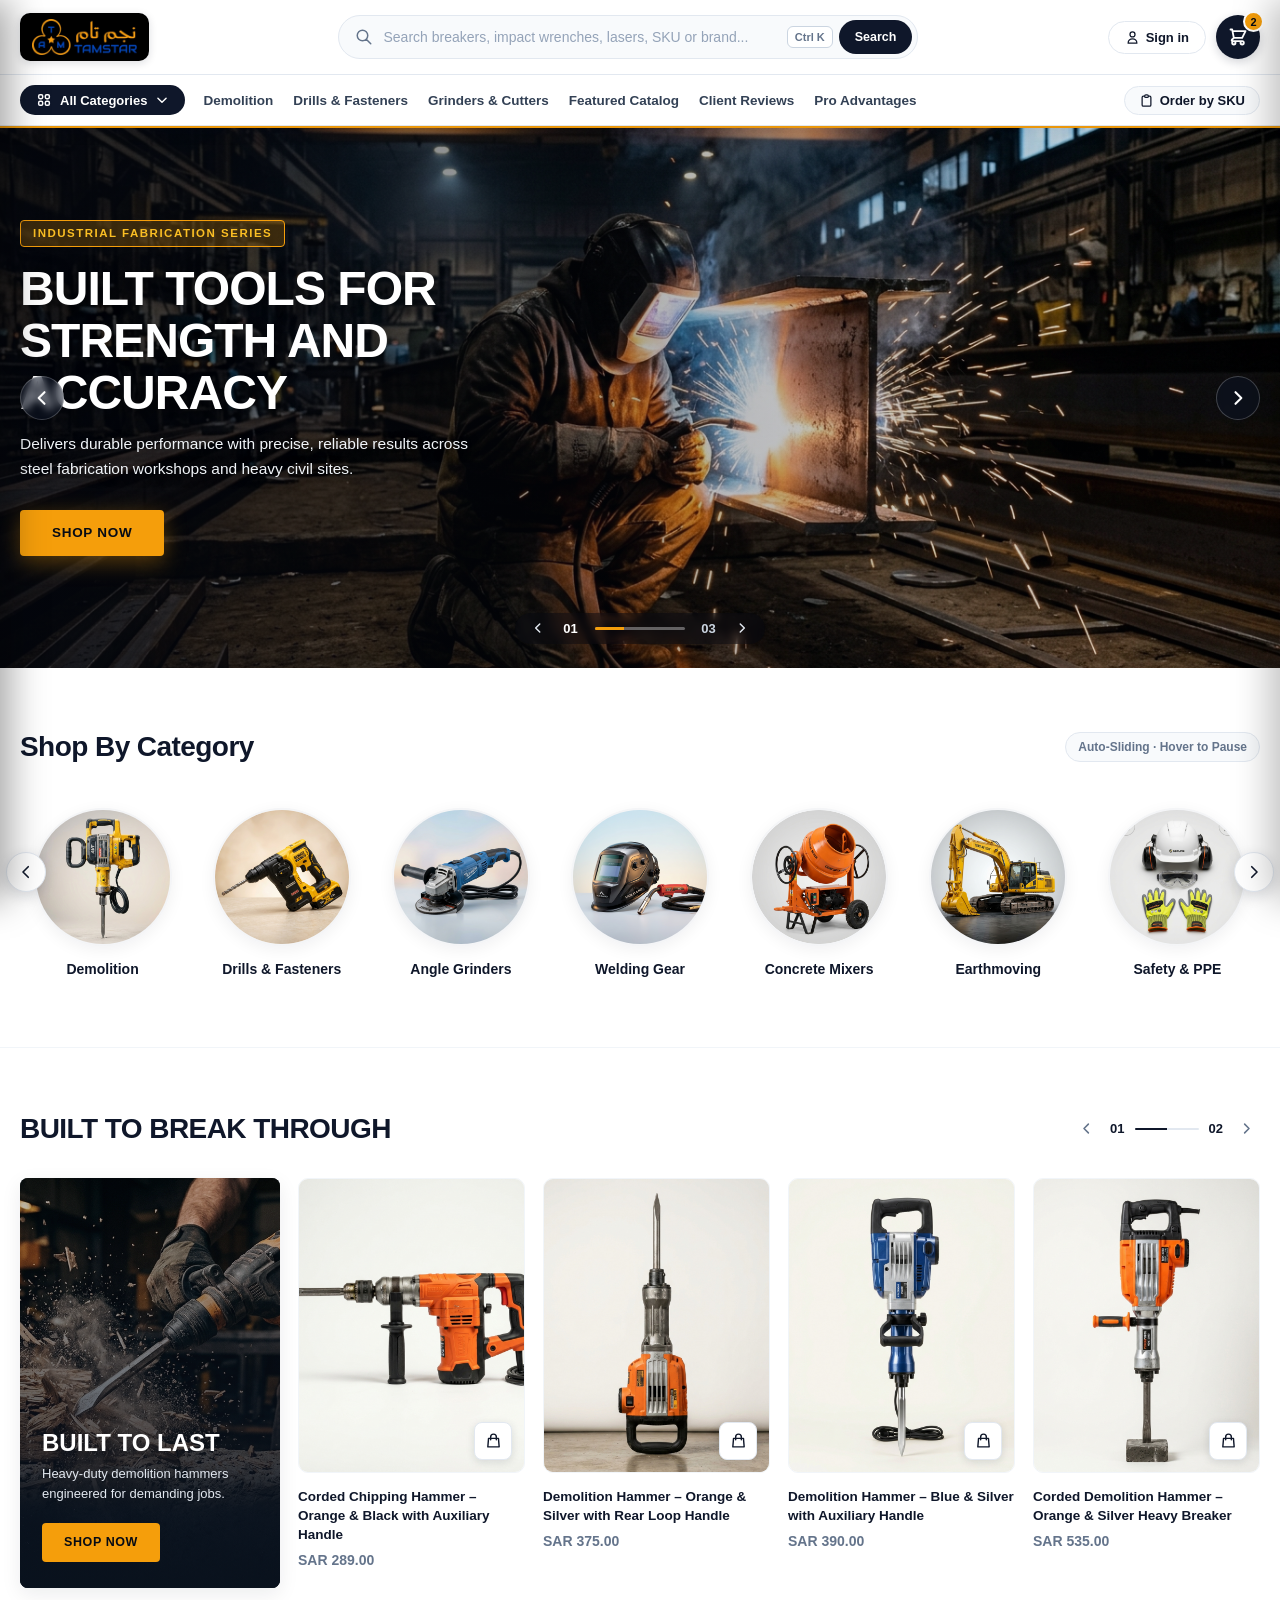
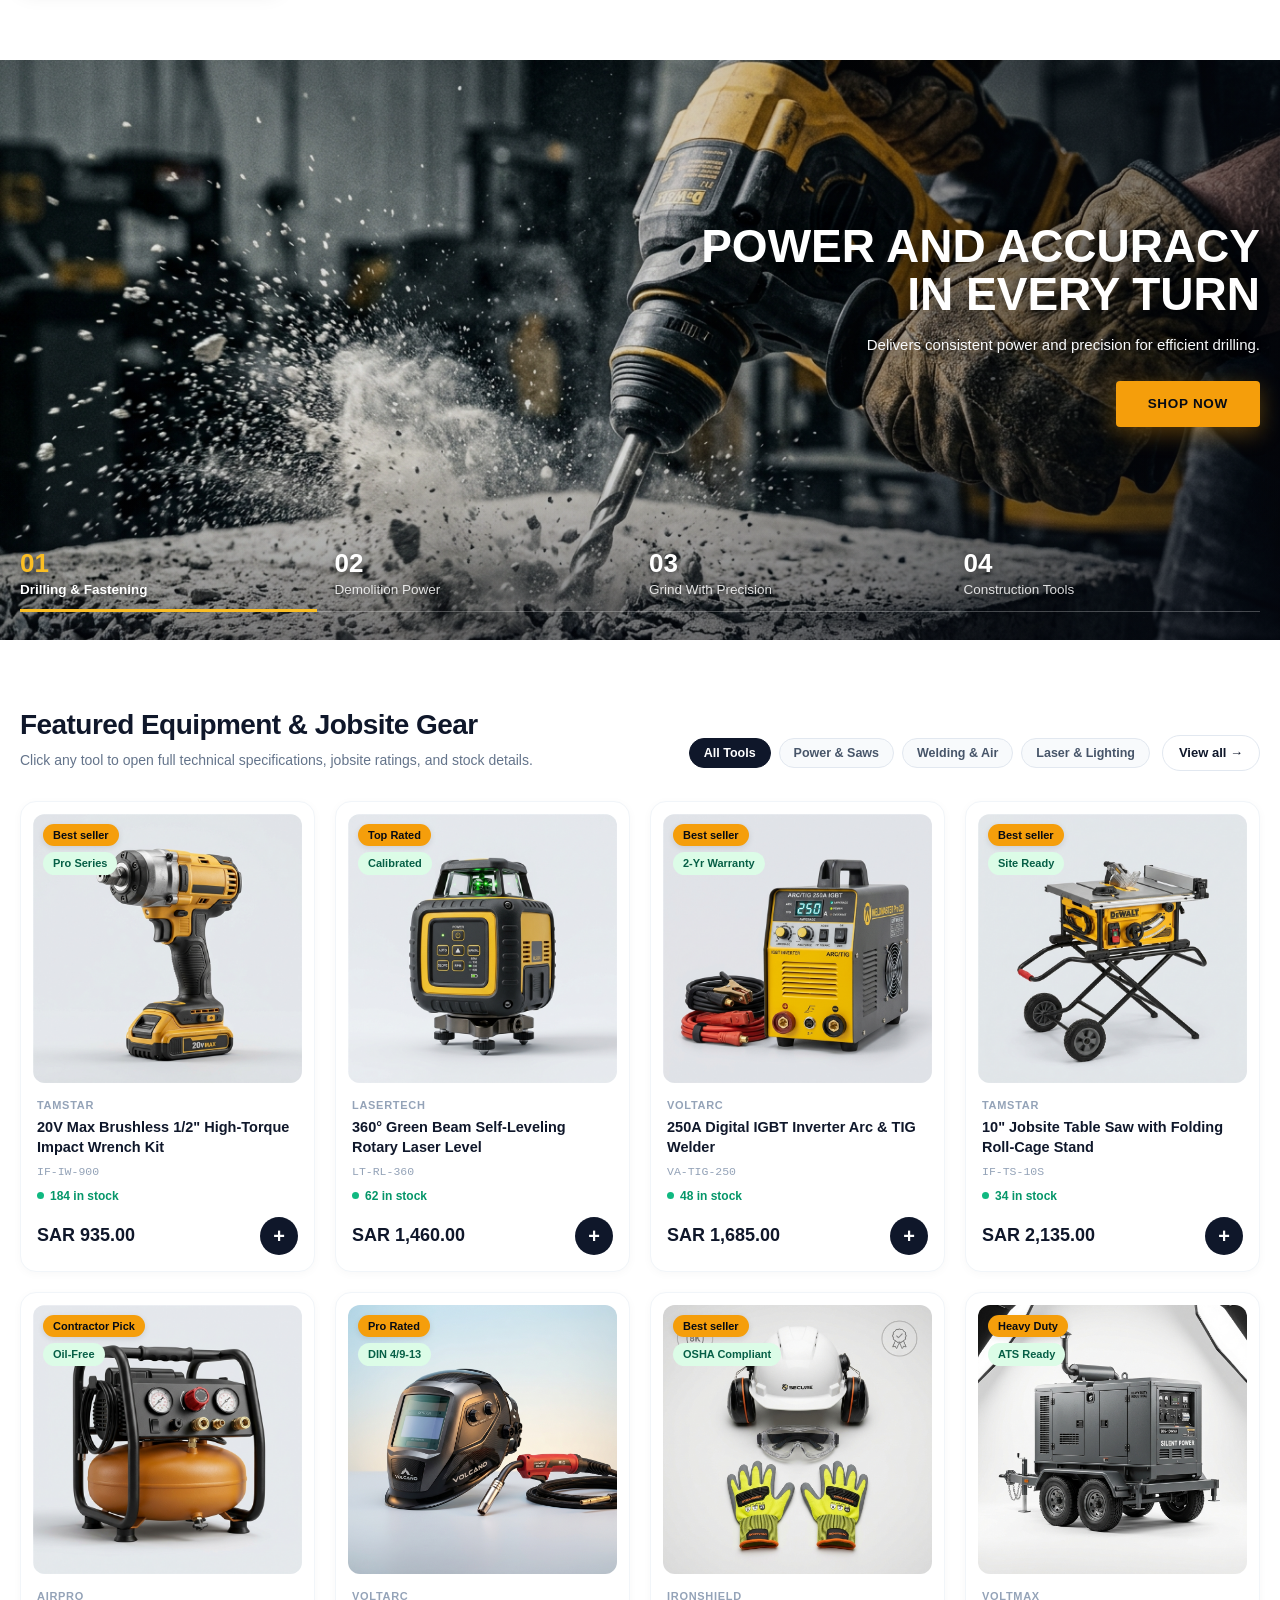
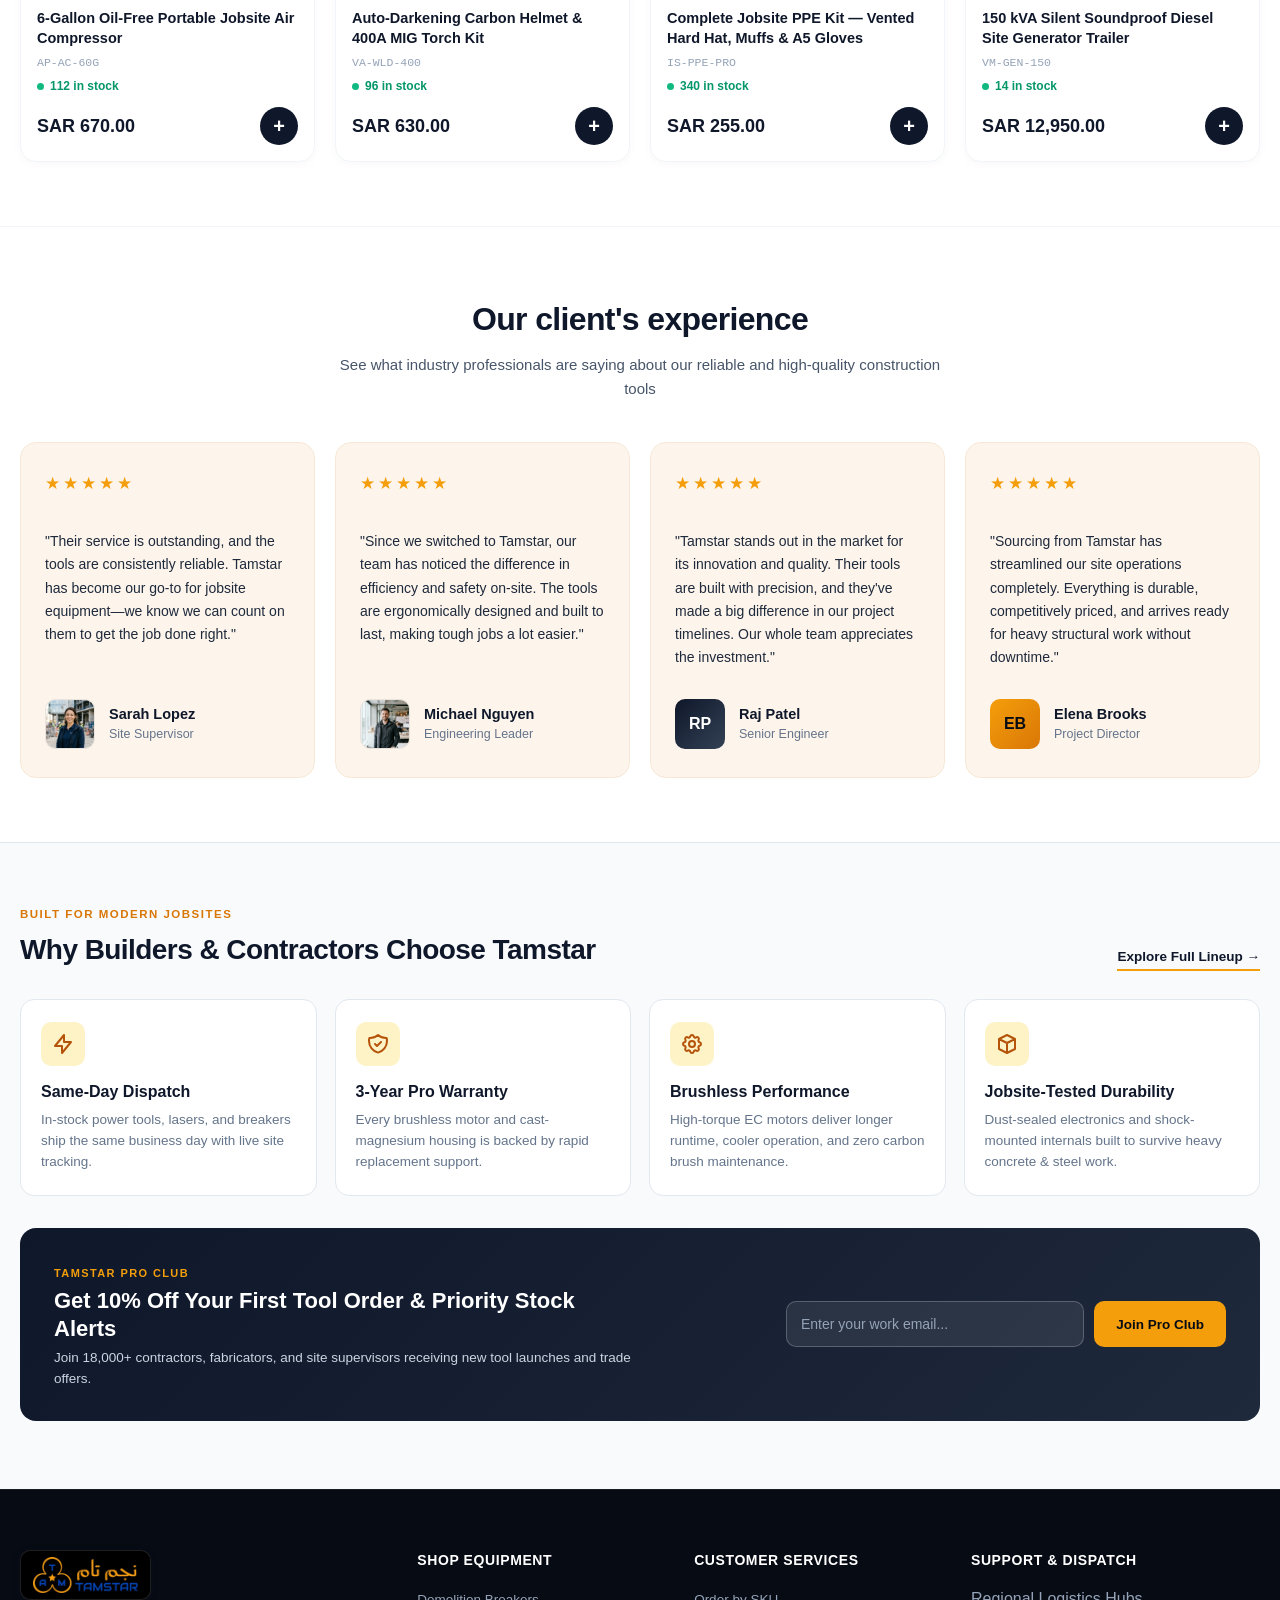
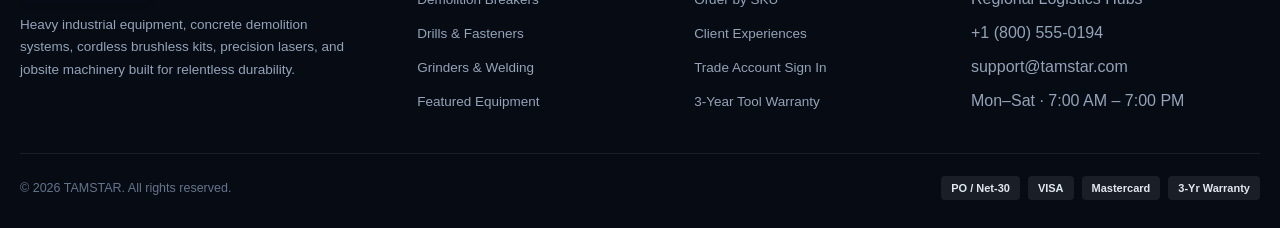
<file: construction/index.html>
<!DOCTYPE html>
<html lang="en">
<head>
  <meta charset="UTF-8">
  <meta name="viewport" content="width=device-width, initial-scale=1.0">
  <title>TAMSTAR | Heavy Industrial &amp; Construction Equipment</title>
  <meta name="description" content="Industrial demolition hammers, cordless brushless drills, grinders, welders, laser levels, air compressors, and heavy construction equipment.">
  <link rel="preload" as="image" href="assets/images/hero-welder.png">
  <link rel="stylesheet" href="css/style.css">
</head>
<body>

  <!-- ======================================================================
       1. Clean White Industrial Header & Sub-Navigation
       ====================================================================== -->
  <header class="site-header-sticky">
    <div class="main-header">
      <div class="container header-inner">
        <!-- Mobile Hamburger + Brand Logo -->
        <div class="brand-wrap">
          <button type="button" class="mobile-menu-btn" onclick="window.toggleMobileDrawer()" aria-label="Open Navigation Menu">
            <svg width="20" height="20" fill="none" viewBox="0 0 24 24" stroke="currentColor">
              <path stroke-linecap="round" stroke-linejoin="round" stroke-width="2.2" d="M4 6h16M4 12h16M4 18h16"/>
            </svg>
          </button>

          <a href="#top" class="brand-link">
            <span class="brand-logo-pill">
              <img src="assets/images/logo.jpeg" alt="TAMSTAR" class="brand-logo-img">
            </span>
          </a>
        </div>

        <!-- Desktop Search Pill -->
        <div class="search-wrapper" id="desktopSearchWrapper">
          <div class="search-box">
            <svg class="search-icon" fill="none" viewBox="0 0 24 24" stroke="currentColor">
              <path stroke-linecap="round" stroke-linejoin="round" stroke-width="2" d="M21 21l-6-6m2-5a7 7 0 11-14 0 7 7 0 0114 0z"/>
            </svg>
            <input type="text" id="desktopSearchInput" class="search-field" placeholder="Search breakers, impact wrenches, lasers, SKU or brand..." oninput="window.handleSearchInput(this.value)">
            <span class="search-kbd">Ctrl K</span>
            <button type="button" class="search-submit-pill" onclick="window.handleSearchInput(document.getElementById('desktopSearchInput').value)">Search</button>
          </div>
          <div class="search-results-dropdown" id="searchResultsDropdown"></div>
        </div>

        <!-- Header Actions (English Only — No Arabic Button) -->
        <div class="header-actions">
          <button type="button" class="header-pill-btn desktop-only-action" onclick="window.openModal('authModal')">
            <svg width="15" height="15" fill="none" viewBox="0 0 24 24" stroke="currentColor">
              <path stroke-linecap="round" stroke-linejoin="round" stroke-width="2" d="M16 7a4 4 0 11-8 0 4 4 0 018 0zM12 14a7 7 0 00-7 7h14a7 7 0 00-7-7z"/>
            </svg>
            <span>Sign in</span>
          </button>

          <button type="button" class="mobile-search-toggle-btn" onclick="window.toggleMobileSearch()" aria-label="Search Equipment">
            <svg width="19" height="19" fill="none" viewBox="0 0 24 24" stroke="currentColor">
              <path stroke-linecap="round" stroke-linejoin="round" stroke-width="2.2" d="M21 21l-6-6m2-5a7 7 0 11-14 0 7 7 0 0114 0z"/>
            </svg>
          </button>

          <button type="button" class="cart-btn" onclick="window.openCart()" aria-label="Open Cart">
            <svg width="20" height="20" fill="none" viewBox="0 0 24 24" stroke="currentColor">
              <path stroke-linecap="round" stroke-linejoin="round" stroke-width="2.2" d="M3 3h2l.4 2M7 13h10l4-8H5.4M7 13L5.4 5M7 13l-2.293 2.293c-.63.63-.184 1.707.707 1.707H17m0 0a2 2 0 100 4 2 2 0 000-4zm-8 2a2 2 0 11-4 0 2 2 0 014 0z"/>
            </svg>
            <span class="cart-badge" id="headerCartBadge">2</span>
          </button>
        </div>
      </div>
    </div>

    <!-- Mobile Expandable Search Drawer -->
    <div class="mobile-search-bar" id="mobileSearchBar">
      <div class="search-box" style="height: 42px;">
        <svg class="search-icon" fill="none" viewBox="0 0 24 24" stroke="currentColor">
          <path stroke-linecap="round" stroke-linejoin="round" stroke-width="2" d="M21 21l-6-6m2-5a7 7 0 11-14 0 7 7 0 0114 0z"/>
        </svg>
        <input type="text" id="mobileSearchInput" class="search-field" placeholder="Search industrial tools, hammers, SKU..." oninput="window.handleSearchInput(this.value)">
        <button type="button" class="search-submit-pill" style="height:32px; padding:0 12px;" onclick="window.toggleMobileSearch()">Done</button>
      </div>
      <div class="mobile-search-results" id="mobileSearchResults"></div>
    </div>

    <!-- Desktop Equipment Navigation Sub-Bar (White Theme, Renamed Order by SKU, No RFQ) -->
    <nav class="sub-nav-bar" aria-label="Equipment Categories">
      <div class="container sub-nav-inner">
        <div class="sub-nav-left">
          <button type="button" class="all-categories-btn" id="allCatBtn" onclick="window.toggleMegaMenu(event)">
            <svg width="16" height="16" fill="none" viewBox="0 0 24 24" stroke="currentColor">
              <path stroke-linecap="round" stroke-linejoin="round" stroke-width="2.2" d="M4 6a2 2 0 012-2h2a2 2 0 012 2v2a2 2 0 01-2 2H6a2 2 0 01-2-2V6zM14 6a2 2 0 012-2h2a2 2 0 012 2v2a2 2 0 01-2 2h-2a2 2 0 01-2-2V6zM4 16a2 2 0 012-2h2a2 2 0 012 2v2a2 2 0 01-2 2H6a2 2 0 01-2-2v-2zM14 16a2 2 0 012-2h2a2 2 0 012 2v2a2 2 0 01-2 2h-2a2 2 0 01-2-2v-2z"/>
            </svg>
            <span>All Categories</span>
            <svg width="14" height="14" fill="none" viewBox="0 0 24 24" stroke="currentColor">
              <path stroke-linecap="round" stroke-linejoin="round" stroke-width="2.4" d="M19 9l-7 7-7-7"/>
            </svg>
          </button>

          <!-- Mega Dropdown Panel -->
          <div class="categories-mega-menu" id="categoriesMegaMenu">
            <a href="#demolitionSection" class="mega-menu-item" onclick="window.selectCategory('demolition', 'Demolition & Breakers')">
              <img src="assets/images/cat-demolition.png" alt="Demolition">
              <span>Demolition &amp; Breakers</span>
            </a>
            <a href="#showcaseSection" class="mega-menu-item" onclick="window.selectCategory('drilling', 'Drills & Fasteners')">
              <img src="assets/images/cat-drill.png" alt="Drills">
              <span>Drills &amp; Fasteners</span>
            </a>
            <a href="#showcaseSection" class="mega-menu-item" onclick="window.selectCategory('grinding', 'Grinders & Cutters')">
              <img src="assets/images/cat-grinder.png" alt="Grinders">
              <span>Grinders &amp; Cutters</span>
            </a>
            <a href="#catalogSection" class="mega-menu-item" onclick="window.selectCategory('welding', 'Welding Equipment')">
              <img src="assets/images/cat-welding.png" alt="Welding">
              <span>Welding Equipment</span>
            </a>
            <a href="#catalogSection" class="mega-menu-item" onclick="window.selectCategory('concrete', 'Concrete Mixers')">
              <img src="assets/images/cat-concrete.png" alt="Concrete">
              <span>Concrete Mixers</span>
            </a>
            <a href="#showcaseSection" class="mega-menu-item" onclick="window.selectCategory('earthmoving', 'Heavy Earthmoving')">
              <img src="assets/images/cat-earthmoving.png" alt="Earthmoving">
              <span>Heavy Earthmoving</span>
            </a>
            <a href="#catalogSection" class="mega-menu-item" onclick="window.selectCategory('safety', 'Safety & PPE')">
              <img src="assets/images/cat-safety.png" alt="Safety">
              <span>Safety &amp; PPE Gear</span>
            </a>
            <a href="#showcaseSection" class="mega-menu-item" onclick="window.selectCategory('generators', 'Site Generators')">
              <img src="assets/images/cat-generator.png" alt="Generators">
              <span>Site Generators</span>
            </a>
          </div>

          <ul class="nav-links-list">
            <li class="nav-link-item"><a href="#demolitionSection">Demolition</a></li>
            <li class="nav-link-item"><a href="#showcaseSection" onclick="window.switchShowcaseSeries('drilling')">Drills &amp; Fasteners</a></li>
            <li class="nav-link-item"><a href="#showcaseSection" onclick="window.switchShowcaseSeries('grinding')">Grinders &amp; Cutters</a></li>
            <li class="nav-link-item"><a href="#catalogSection">Featured Catalog</a></li>
            <li class="nav-link-item"><a href="#testimonialsSection">Client Reviews</a></li>
            <li class="nav-link-item"><a href="#jobsiteAdvantageSection">Pro Advantages</a></li>
          </ul>
        </div>

        <div class="sub-nav-right">
          <button type="button" class="order-sku-btn" onclick="window.openModal('skuOrderModal')">
            <svg width="15" height="15" fill="none" viewBox="0 0 24 24" stroke="currentColor">
              <path stroke-linecap="round" stroke-linejoin="round" stroke-width="2" d="M9 5H7a2 2 0 00-2 2v12a2 2 0 002 2h10a2 2 0 002-2V7a2 2 0 00-2-2h-2M9 5a2 2 0 002 2h2a2 2 0 002-2M9 5a2 2 0 012-2h2a2 2 0 012 2"/>
            </svg>
            <span>Order by SKU</span>
          </button>
        </div>
      </div>
    </nav>
  </header>

  <main id="top">

    <!-- ====================================================================
         2. Hero Banner Slider
         ==================================================================== -->
    <section class="hero-slider-section" aria-label="Industrial Equipment Hero Slider">
      <div class="hero-slider-viewport" id="heroSliderViewport">

        <!-- Slide 01: Industrial Fabrication & Welding -->
        <article class="hero-slide active">
          <div class="hero-slide-bg" style="background-image: url('assets/images/hero-welder.png');"></div>
          <div class="hero-slide-overlay"></div>
          <div class="hero-content-wrap">
            <div class="container">
              <div class="hero-content-box">
                <span class="hero-badge-tag">Industrial Fabrication Series</span>
                <h1 class="hero-title">BUILT TOOLS FOR STRENGTH AND ACCURACY</h1>
                <p class="hero-subtitle">Delivers durable performance with precise, reliable results across steel fabrication workshops and heavy civil sites.</p>
                <a href="#catalogSection" class="hero-shop-btn">SHOP NOW</a>
              </div>
            </div>
          </div>
        </article>

        <!-- Slide 02: Heavy Demolition Power -->
        <article class="hero-slide">
          <div class="hero-slide-bg" style="background-image: url('assets/images/hero-demolition.png');"></div>
          <div class="hero-slide-overlay"></div>
          <div class="hero-content-wrap">
            <div class="container">
              <div class="hero-content-box">
                <span class="hero-badge-tag">45-Joule Impact Force</span>
                <h2 class="hero-title">ENGINEERED FOR HEAVY DEMOLITION</h2>
                <p class="hero-subtitle">Anti-vibration pneumatic and corded breakers built to shatter reinforced foundations cleanly and safely.</p>
                <a href="#demolitionSection" class="hero-shop-btn">SHOP BREAKERS</a>
              </div>
            </div>
          </div>
        </article>

        <!-- Slide 03: Heavy Rotary Drilling -->
        <article class="hero-slide">
          <div class="hero-slide-bg" style="background-image: url('assets/images/hero-drill.png');"></div>
          <div class="hero-slide-overlay"></div>
          <div class="hero-content-wrap">
            <div class="container">
              <div class="hero-content-box">
                <span class="hero-badge-tag">20V / SDS-Max Brushless</span>
                <h2 class="hero-title">TORQUE AND PRECISION ON EVERY JOB</h2>
                <p class="hero-subtitle">High-output brushless rotary drills and fastening systems crafted for demanding concrete and structural steel work.</p>
                <a href="#showcaseSection" class="hero-shop-btn">EXPLORE SERIES</a>
              </div>
            </div>
          </div>
        </article>

        <!-- Floating Left & Right Slide Arrows -->
        <button type="button" class="hero-nav-arrow prev" onclick="window.prevHeroSlide()" aria-label="Previous Hero Slide">
          <svg width="20" height="20" fill="none" viewBox="0 0 24 24" stroke="currentColor">
            <path stroke-linecap="round" stroke-linejoin="round" stroke-width="2.5" d="M15 19l-7-7 7-7"/>
          </svg>
        </button>
        <button type="button" class="hero-nav-arrow next" onclick="window.nextHeroSlide()" aria-label="Next Hero Slide">
          <svg width="20" height="20" fill="none" viewBox="0 0 24 24" stroke="currentColor">
            <path stroke-linecap="round" stroke-linejoin="round" stroke-width="2.5" d="M9 5l7 7-7 7"/>
          </svg>
        </button>

        <!-- Bottom Center Indicator -->
        <div class="hero-center-pager">
          <button type="button" class="hero-pager-arrow" onclick="window.prevHeroSlide()" aria-label="Previous">
            <svg width="14" height="14" fill="none" viewBox="0 0 24 24" stroke="currentColor">
              <path stroke-linecap="round" stroke-linejoin="round" stroke-width="2.5" d="M15 19l-7-7 7-7"/>
            </svg>
          </button>
          <span class="hero-pager-num" id="heroCenterNum">01</span>
          <div class="hero-pager-bar">
            <div class="hero-pager-bar-fill" id="heroCenterProgress"></div>
          </div>
          <span class="hero-pager-num muted">03</span>
          <button type="button" class="hero-pager-arrow" onclick="window.nextHeroSlide()" aria-label="Next">
            <svg width="14" height="14" fill="none" viewBox="0 0 24 24" stroke="currentColor">
              <path stroke-linecap="round" stroke-linejoin="round" stroke-width="2.5" d="M9 5l7 7-7 7"/>
            </svg>
          </button>
        </div>

      </div>
    </section>

    <!-- ====================================================================
         3. Shop By Category Auto-Sliding Circular Carousel
         ==================================================================== -->
    <section class="categories-section" id="categoriesSection">
      <div class="container">
        <div class="section-header-row">
          <h2 class="section-main-title">Shop By Category</h2>
          <span class="cat-autoslide-badge">Auto-Sliding · Hover to Pause</span>
        </div>

        <div class="cat-carousel-wrapper" id="catCarouselWrapper">
          <button type="button" class="carousel-float-arrow prev" onclick="window.scrollCatCarousel(-1)" aria-label="Scroll Categories Left">
            <svg width="18" height="18" fill="none" viewBox="0 0 24 24" stroke="currentColor">
              <path stroke-linecap="round" stroke-linejoin="round" stroke-width="2.2" d="M15 19l-7-7 7-7"/>
            </svg>
          </button>

          <div class="circular-categories-track" id="circularCatTrack">
            <div class="circle-cat-card" onclick="window.selectCategory('demolition', 'Demolition & Breakers', this)">
              <div class="circle-cat-thumb">
                <img src="assets/images/cat-demolition.png" alt="Demolition & Breakers">
              </div>
              <span class="circle-cat-title">Demolition</span>
            </div>

            <div class="circle-cat-card" onclick="window.selectCategory('drilling', 'Drills & Fasteners', this)">
              <div class="circle-cat-thumb">
                <img src="assets/images/cat-drill.png" alt="Drills & Fasteners">
              </div>
              <span class="circle-cat-title">Drills &amp; Fasteners</span>
            </div>

            <div class="circle-cat-card" onclick="window.selectCategory('grinding', 'Grinders & Cutters', this)">
              <div class="circle-cat-thumb">
                <img src="assets/images/cat-grinder.png" alt="Grinders & Cutters">
              </div>
              <span class="circle-cat-title">Angle Grinders</span>
            </div>

            <div class="circle-cat-card" onclick="window.selectCategory('welding', 'Welding Equipment', this)">
              <div class="circle-cat-thumb">
                <img src="assets/images/cat-welding.png" alt="Welding Equipment">
              </div>
              <span class="circle-cat-title">Welding Gear</span>
            </div>

            <div class="circle-cat-card" onclick="window.selectCategory('concrete', 'Concrete Mixers', this)">
              <div class="circle-cat-thumb">
                <img src="assets/images/cat-concrete.png" alt="Concrete Mixers">
              </div>
              <span class="circle-cat-title">Concrete Mixers</span>
            </div>

            <div class="circle-cat-card" onclick="window.selectCategory('earthmoving', 'Heavy Earthmoving', this)">
              <div class="circle-cat-thumb">
                <img src="assets/images/cat-earthmoving.png" alt="Heavy Earthmoving">
              </div>
              <span class="circle-cat-title">Earthmoving</span>
            </div>

            <div class="circle-cat-card" onclick="window.selectCategory('safety', 'Safety & PPE', this)">
              <div class="circle-cat-thumb">
                <img src="assets/images/cat-safety.png" alt="Safety & PPE">
              </div>
              <span class="circle-cat-title">Safety &amp; PPE</span>
            </div>

            <div class="circle-cat-card" onclick="window.selectCategory('generators', 'Site Generators', this)">
              <div class="circle-cat-thumb">
                <img src="assets/images/cat-generator.png" alt="Site Generators">
              </div>
              <span class="circle-cat-title">Generators</span>
            </div>

            <div class="circle-cat-card" onclick="window.selectCategory('impact', 'Impact Wrenches', this)">
              <div class="circle-cat-thumb">
                <img src="assets/images/pro-impact-wrench.png" alt="Impact Wrenches">
              </div>
              <span class="circle-cat-title">Impact Wrenches</span>
            </div>

            <div class="circle-cat-card" onclick="window.selectCategory('laser', 'Laser & Survey', this)">
              <div class="circle-cat-thumb">
                <img src="assets/images/pro-laser-level.png" alt="Laser Levels">
              </div>
              <span class="circle-cat-title">Laser Levels</span>
            </div>

            <div class="circle-cat-card" onclick="window.selectCategory('saws', 'Jobsite Table Saws', this)">
              <div class="circle-cat-thumb">
                <img src="assets/images/pro-table-saw.png" alt="Jobsite Saws">
              </div>
              <span class="circle-cat-title">Jobsite Saws</span>
            </div>
          </div>

          <button type="button" class="carousel-float-arrow next" onclick="window.scrollCatCarousel(1)" aria-label="Scroll Categories Right">
            <svg width="18" height="18" fill="none" viewBox="0 0 24 24" stroke="currentColor">
              <path stroke-linecap="round" stroke-linejoin="round" stroke-width="2.2" d="M9 5l7 7-7 7"/>
            </svg>
          </button>
        </div>
      </div>
    </section>

    <!-- ====================================================================
         4. "BUILT TO BREAK THROUGH" Section
         ==================================================================== -->
    <section class="demolition-section" id="demolitionSection">
      <div class="container">
        <div class="demolition-header-row">
          <h2 class="demolition-title">BUILT TO BREAK THROUGH</h2>
          <div class="demolition-pager">
            <button type="button" class="pager-arrow" onclick="window.prevDemoPage()" aria-label="Previous Tool Page">
              <svg width="15" height="15" fill="none" viewBox="0 0 24 24" stroke="currentColor">
                <path stroke-linecap="round" stroke-linejoin="round" stroke-width="2.5" d="M15 19l-7-7 7-7"/>
              </svg>
            </button>
            <span id="demoCurrentPageNum">01</span>
            <div class="pager-bar">
              <div class="pager-bar-fill" id="demoPagerBarFill"></div>
            </div>
            <span>02</span>
            <button type="button" class="pager-arrow" onclick="window.nextDemoPage()" aria-label="Next Tool Page">
              <svg width="15" height="15" fill="none" viewBox="0 0 24 24" stroke="currentColor">
                <path stroke-linecap="round" stroke-linejoin="round" stroke-width="2.5" d="M9 5l7 7-7 7"/>
              </svg>
            </button>
          </div>
        </div>

        <div class="demolition-grid">
          <!-- Left Feature Promo Card: BUILT TO LAST -->
          <div class="promo-card-feature">
            <img src="assets/images/promo-built-to-last.png" alt="Built to Last Demolition Tools" class="promo-bg-img">
            <div class="promo-card-overlay"></div>
            <div class="promo-content">
              <h3 class="promo-title">BUILT TO LAST</h3>
              <p class="promo-desc">Heavy-duty demolition hammers engineered for demanding jobs.</p>
              <a href="product.html?id=h4" class="promo-shop-btn">SHOP NOW</a>
            </div>
          </div>

          <!-- Right 4 Clean Demolition Product Cards -->
          <div class="demo-cards-subgrid" id="demoCardsGrid"></div>
        </div>
      </div>
    </section>

    <!-- ====================================================================
         5. Interactive Image Showcase Tabs (Reference Image 3 Format)
         ==================================================================== -->
    <section class="showcase-banner-section" id="showcaseSection">
      <div class="showcase-stage">
        <img id="sec5BgImg" src="assets/images/hero-drill.png" alt="Power and Accuracy in Every Turn" class="showcase-stage-bg">
        <div class="showcase-stage-overlay" id="sec5Overlay"></div>

        <div class="showcase-stage-inner">
          <div class="container">
            <div class="showcase-content-layout" id="sec5LayoutRow">
              <div class="showcase-copy-col" id="sec5CopyCol">
                <h2 class="showcase-main-heading" id="sec5Heading">POWER AND ACCURACY IN EVERY TURN</h2>
                <p class="showcase-main-desc" id="sec5Desc">Delivers consistent power and precision for efficient drilling.</p>
                <a href="product.html?id=h5" class="hero-shop-btn" id="sec5CtaBtn">SHOP NOW</a>
              </div>
            </div>
          </div>
        </div>

        <!-- Bottom 4 Interactive Selector Columns Matching Reference 3 -->
        <div class="showcase-bottom-nav">
          <div class="container">
            <div class="showcase-tabs-grid">
              <button type="button" class="showcase-tab-btn active" data-series="drilling" onclick="window.switchShowcaseSeries('drilling', this)">
                <div class="showcase-tab-num">01</div>
                <div class="showcase-tab-label">Drilling &amp; Fastening</div>
                <div class="showcase-tab-line"></div>
              </button>

              <button type="button" class="showcase-tab-btn" data-series="demolition" onclick="window.switchShowcaseSeries('demolition', this)">
                <div class="showcase-tab-num">02</div>
                <div class="showcase-tab-label">Demolition Power</div>
                <div class="showcase-tab-line"></div>
              </button>

              <button type="button" class="showcase-tab-btn" data-series="grinding" onclick="window.switchShowcaseSeries('grinding', this)">
                <div class="showcase-tab-num">03</div>
                <div class="showcase-tab-label">Grind With Precision</div>
                <div class="showcase-tab-line"></div>
              </button>

              <button type="button" class="showcase-tab-btn" data-series="construction" onclick="window.switchShowcaseSeries('construction', this)">
                <div class="showcase-tab-num">04</div>
                <div class="showcase-tab-label">Construction Tools</div>
                <div class="showcase-tab-line"></div>
              </button>
            </div>
          </div>
        </div>
      </div>
    </section>

    <!-- ====================================================================
         6. Task 3: Featured Product Listing Grid (Click -> product.html)
         ==================================================================== -->
    <section class="catalog-section" id="catalogSection">
      <div class="container">
        <div class="catalog-header-row">
          <div>
            <h2 class="section-main-title">Featured Equipment &amp; Jobsite Gear</h2>
            <p class="catalog-subtitle">Click any tool to open full technical specifications, jobsite ratings, and stock details.</p>
          </div>
          <div class="catalog-header-controls">
            <div class="catalog-filter-pills" id="catalogFilterPills">
              <button type="button" class="filter-pill active" onclick="window.filterCatalog('all', this)">All Tools</button>
              <button type="button" class="filter-pill" onclick="window.filterCatalog('power', this)">Power &amp; Saws</button>
              <button type="button" class="filter-pill" onclick="window.filterCatalog('welding', this)">Welding &amp; Air</button>
              <button type="button" class="filter-pill" onclick="window.filterCatalog('laser', this)">Laser &amp; Lighting</button>
            </div>
            <a href="product.html?id=p1" class="view-all-pill">View all →</a>
          </div>
        </div>

        <div class="catalog-grid" id="catalogProductsGrid"></div>
      </div>
    </section>

    <!-- ====================================================================
         7. Task 4A: Client Testimonials ("Our client's experience")
         ==================================================================== -->
    <section class="testimonials-section" id="testimonialsSection">
      <div class="container">
        <div class="testimonials-header">
          <h2 class="testimonials-title">Our client's experience</h2>
          <p class="testimonials-subtitle">See what industry professionals are saying about our reliable and high-quality construction tools</p>
        </div>

        <div class="testimonials-carousel-wrap">
          <div class="testimonials-grid" id="testimonialsGrid">
            <article class="testimonial-card">
              <div class="testimonial-stars" aria-label="5 out of 5 stars">★★★★★</div>
              <p class="testimonial-quote">"Their service is outstanding, and the tools are consistently reliable. Tamstar has become our go-to for jobsite equipment—we know we can count on them to get the job done right."</p>
              <div class="testimonial-author">
                <img src="assets/images/avatar-1.png" alt="Sarah Lopez" class="testimonial-avatar">
                <div>
                  <div class="testimonial-name">Sarah Lopez</div>
                  <div class="testimonial-role">Site Supervisor</div>
                </div>
              </div>
            </article>

            <article class="testimonial-card">
              <div class="testimonial-stars" aria-label="5 out of 5 stars">★★★★★</div>
              <p class="testimonial-quote">"Since we switched to Tamstar, our team has noticed the difference in efficiency and safety on-site. The tools are ergonomically designed and built to last, making tough jobs a lot easier."</p>
              <div class="testimonial-author">
                <img src="assets/images/avatar-2.png" alt="Michael Nguyen" class="testimonial-avatar">
                <div>
                  <div class="testimonial-name">Michael Nguyen</div>
                  <div class="testimonial-role">Engineering Leader</div>
                </div>
              </div>
            </article>

            <article class="testimonial-card">
              <div class="testimonial-stars" aria-label="5 out of 5 stars">★★★★★</div>
              <p class="testimonial-quote">"Tamstar stands out in the market for its innovation and quality. Their tools are built with precision, and they've made a big difference in our project timelines. Our whole team appreciates the investment."</p>
              <div class="testimonial-author">
                <div class="testimonial-avatar-badge badge-navy" aria-hidden="true">RP</div>
                <div>
                  <div class="testimonial-name">Raj Patel</div>
                  <div class="testimonial-role">Senior Engineer</div>
                </div>
              </div>
            </article>

            <article class="testimonial-card">
              <div class="testimonial-stars" aria-label="5 out of 5 stars">★★★★★</div>
              <p class="testimonial-quote">"Sourcing from Tamstar has streamlined our site operations completely. Everything is durable, competitively priced, and arrives ready for heavy structural work without downtime."</p>
              <div class="testimonial-author">
                <div class="testimonial-avatar-badge badge-amber" aria-hidden="true">EB</div>
                <div>
                  <div class="testimonial-name">Elena Brooks</div>
                  <div class="testimonial-role">Project Director</div>
                </div>
              </div>
            </article>
          </div>
        </div>
      </div>
    </section>

    <!-- ====================================================================
         8. Task 4B: Extra Section — Jobsite Advantages & Pro Trade Club
         ==================================================================== -->
    <section class="jobsite-extra-section" id="jobsiteAdvantageSection">
      <div class="container">
        <div class="extra-section-header">
          <div>
            <span class="extra-eyebrow">BUILT FOR MODERN JOBSITES</span>
            <h2 class="section-main-title">Why Builders &amp; Contractors Choose Tamstar</h2>
          </div>
          <a href="#catalogSection" class="extra-explore-link">Explore Full Lineup →</a>
        </div>

        <div class="advantage-cards-grid">
          <div class="advantage-card">
            <div class="advantage-icon-box">
              <svg width="24" height="24" fill="none" viewBox="0 0 24 24" stroke="currentColor">
                <path stroke-linecap="round" stroke-linejoin="round" stroke-width="2" d="M13 10V3L4 14h7v7l9-11h-7z"/>
              </svg>
            </div>
            <h3 class="advantage-card-title">Same-Day Dispatch</h3>
            <p class="advantage-card-desc">In-stock power tools, lasers, and breakers ship the same business day with live site tracking.</p>
          </div>

          <div class="advantage-card">
            <div class="advantage-icon-box">
              <svg width="24" height="24" fill="none" viewBox="0 0 24 24" stroke="currentColor">
                <path stroke-linecap="round" stroke-linejoin="round" stroke-width="2" d="M9 12l2 2 4-4m5.618-4.016A11.955 11.955 0 0112 2.944a11.955 11.955 0 01-8.618 3.04A12.02 12.02 0 003 9c0 5.591 3.824 10.29 9 11.622 5.176-1.332 9-6.03 9-11.622 0-1.042-.133-2.052-.382-3.016z"/>
              </svg>
            </div>
            <h3 class="advantage-card-title">3-Year Pro Warranty</h3>
            <p class="advantage-card-desc">Every brushless motor and cast-magnesium housing is backed by rapid replacement support.</p>
          </div>

          <div class="advantage-card">
            <div class="advantage-icon-box">
              <svg width="24" height="24" fill="none" viewBox="0 0 24 24" stroke="currentColor">
                <path stroke-linecap="round" stroke-linejoin="round" stroke-width="2" d="M10.325 4.317c.426-1.756 2.924-1.756 3.35 0a1.724 1.724 0 002.573 1.066c1.543-.94 3.31.826 2.37 2.37a1.724 1.724 0 001.065 2.572c1.756.426 1.756 2.924 0 3.35a1.724 1.724 0 00-1.066 2.573c.94 1.543-.826 3.31-2.37 2.37a1.724 1.724 0 00-2.572 1.065c-.426 1.756-2.924 1.756-3.35 0a1.724 1.724 0 00-2.573-1.066c-1.543.94-3.31-.826-2.37-2.37a1.724 1.724 0 00-1.065-2.572c-1.756-.426-1.756-2.924 0-3.35a1.724 1.724 0 001.066-2.573c-.94-1.543.826-3.31 2.37-2.37.996.608 2.296.07 2.572-1.065z"/>
                <path stroke-linecap="round" stroke-linejoin="round" stroke-width="2" d="M15 12a3 3 0 11-6 0 3 3 0 016 0z"/>
              </svg>
            </div>
            <h3 class="advantage-card-title">Brushless Performance</h3>
            <p class="advantage-card-desc">High-torque EC motors deliver longer runtime, cooler operation, and zero carbon brush maintenance.</p>
          </div>

          <div class="advantage-card">
            <div class="advantage-icon-box">
              <svg width="24" height="24" fill="none" viewBox="0 0 24 24" stroke="currentColor">
                <path stroke-linecap="round" stroke-linejoin="round" stroke-width="2" d="M20 7l-8-4-8 4m16 0l-8 4m8-4v10l-8 4m0-10L4 7m8 4v10M4 7v10l8 4"/>
              </svg>
            </div>
            <h3 class="advantage-card-title">Jobsite-Tested Durability</h3>
            <p class="advantage-card-desc">Dust-sealed electronics and shock-mounted internals built to survive heavy concrete &amp; steel work.</p>
          </div>
        </div>

        <!-- Pro Club CTA Banner -->
        <div class="pro-club-banner">
          <div class="pro-club-copy">
            <span class="pro-club-tag">TAMSTAR PRO CLUB</span>
            <h3 class="pro-club-title">Get 10% Off Your First Tool Order &amp; Priority Stock Alerts</h3>
            <p class="pro-club-desc">Join 18,000+ contractors, fabricators, and site supervisors receiving new tool launches and trade offers.</p>
          </div>
          <form class="pro-club-form" onsubmit="window.submitProClubForm(event)">
            <input type="email" id="proClubEmail" class="pro-club-input" placeholder="Enter your work email..." required>
            <button type="submit" class="pro-club-submit">Join Pro Club</button>
          </form>
        </div>
      </div>
    </section>

  </main>

  <!-- ======================================================================
       9. Industrial Footer (2-Column Responsive on Mobile)
       ====================================================================== -->
  <footer class="site-footer">
    <div class="container">
      <div class="footer-grid">
        <div class="footer-col-about">
          <a href="#top" class="brand-link" style="margin-bottom: 14px;">
            <span class="brand-logo-pill footer-logo-pill">
              <img src="assets/images/logo.jpeg" alt="TAMSTAR" class="brand-logo-img">
            </span>
          </a>
          <p style="font-size: 13.5px; line-height: 1.65; max-width: 340px; color: #94a3b8;">
            Heavy industrial equipment, concrete demolition systems, cordless brushless kits, precision lasers, and jobsite machinery built for relentless durability.
          </p>
        </div>

        <div>
          <h4 class="footer-col-title">Shop Equipment</h4>
          <ul class="footer-links-list">
            <li><a href="#demolitionSection">Demolition Breakers</a></li>
            <li><a href="#showcaseSection" onclick="window.switchShowcaseSeries('drilling')">Drills &amp; Fasteners</a></li>
            <li><a href="#showcaseSection" onclick="window.switchShowcaseSeries('grinding')">Grinders &amp; Welding</a></li>
            <li><a href="#catalogSection">Featured Equipment</a></li>
          </ul>
        </div>

        <div>
          <h4 class="footer-col-title">Customer Services</h4>
          <ul class="footer-links-list">
            <li><a href="javascript:void(0)" onclick="window.openModal('skuOrderModal')">Order by SKU</a></li>
            <li><a href="#testimonialsSection">Client Experiences</a></li>
            <li><a href="javascript:void(0)" onclick="window.openModal('authModal')">Trade Account Sign In</a></li>
            <li><a href="#jobsiteAdvantageSection">3-Year Tool Warranty</a></li>
          </ul>
        </div>

        <div>
          <h4 class="footer-col-title">Support &amp; Dispatch</h4>
          <ul class="footer-links-list">
            <li><span>Regional Logistics Hubs</span></li>
            <li><span>+1 (800) 555-0194</span></li>
            <li><span>support@tamstar.com</span></li>
            <li><span>Mon–Sat · 7:00 AM – 7:00 PM</span></li>
          </ul>
        </div>
      </div>

      <div class="footer-bottom-bar">
        <span>&copy; 2026 TAMSTAR. All rights reserved.</span>
        <div class="payment-badges">
          <span class="pay-tag">PO / Net-30</span>
          <span class="pay-tag">VISA</span>
          <span class="pay-tag">Mastercard</span>
          <span class="pay-tag">3-Yr Warranty</span>
        </div>
      </div>
    </div>
  </footer>

  <!-- ======================================================================
       10. Slide-Out Cart Sidebar & Overlay
       ====================================================================== -->
  <div class="cart-overlay" id="cartOverlay" onclick="window.closeCart()"></div>
  <aside class="cart-sidebar" id="cartSidebar" aria-label="Shopping Cart">
    <div class="cart-header">
      <h3 class="cart-title">Equipment Cart</h3>
      <button type="button" class="close-icon-btn" onclick="window.closeCart()" aria-label="Close Cart">&times;</button>
    </div>
    <div class="cart-body" id="cartItemsList"></div>
    <div class="cart-footer">
      <div class="cart-summary-line">
        <span>Subtotal</span>
        <span id="cartSubtotalVal">SAR 0.00</span>
      </div>
      <div class="cart-summary-line">
        <span>Estimated VAT (15%)</span>
        <span id="cartVatVal">SAR 0.00</span>
      </div>
      <div class="cart-summary-line total">
        <span>Total</span>
        <span id="cartTotalVal">SAR 0.00</span>
      </div>
      <button type="button" class="cart-checkout-btn" onclick="window.submitDemoCheckout()">Proceed to Checkout</button>
    </div>
  </aside>

  <!-- ======================================================================
       11. Mobile Navigation Slide-Out Drawer & Overlay (English Only, No RFQ)
       ====================================================================== -->
  <div class="drawer-overlay" id="drawerOverlay" onclick="window.toggleMobileDrawer()"></div>
  <aside class="mobile-drawer" id="mobileDrawer" aria-label="Mobile Navigation">
    <div class="drawer-header">
      <span class="brand-logo-pill footer-logo-pill">
        <img src="assets/images/logo.jpeg" alt="TAMSTAR" class="brand-logo-img" style="height: 28px;">
      </span>
      <button type="button" class="close-icon-btn" style="color:#ffffff;" onclick="window.toggleMobileDrawer()" aria-label="Close Menu">&times;</button>
    </div>
    <div class="drawer-body">
      <div class="drawer-nav-label">Equipment Categories</div>
      <a href="#demolitionSection" class="drawer-link" onclick="window.toggleMobileDrawer()"><span>Demolition &amp; Breakers</span><span>→</span></a>
      <a href="#showcaseSection" class="drawer-link" onclick="window.toggleMobileDrawer(); window.switchShowcaseSeries('drilling')"><span>Drills &amp; Fasteners</span><span>→</span></a>
      <a href="#showcaseSection" class="drawer-link" onclick="window.toggleMobileDrawer(); window.switchShowcaseSeries('grinding')"><span>Grinders &amp; Welding</span><span>→</span></a>
      <a href="#catalogSection" class="drawer-link" onclick="window.toggleMobileDrawer()"><span>Featured Catalog</span><span>→</span></a>
      <a href="#testimonialsSection" class="drawer-link" onclick="window.toggleMobileDrawer()"><span>Client Testimonials</span><span>→</span></a>
      <a href="#jobsiteAdvantageSection" class="drawer-link" onclick="window.toggleMobileDrawer()"><span>Pro Advantages</span><span>→</span></a>

      <div class="drawer-nav-label">Order &amp; Account</div>
      <a href="javascript:void(0)" class="drawer-link" onclick="window.toggleMobileDrawer(); window.openModal('skuOrderModal')"><span>Order by SKU</span><span>⚡</span></a>
      <a href="javascript:void(0)" class="drawer-link" onclick="window.toggleMobileDrawer(); window.openModal('authModal')"><span>Account / Sign In</span><span>👤</span></a>
    </div>
  </aside>

  <!-- ======================================================================
       12. Center Modals (Auth, Order by SKU)
       ====================================================================== -->
  <div class="modal-backdrop" id="modalBackdrop" onclick="window.closeAllModals()"></div>

  <div class="center-modal" id="authModal" role="dialog" aria-modal="true" aria-label="Account Sign In">
    <div class="modal-header">
      <h3 style="font-size: 17px; font-weight: 800; color: #0f172a;">TAMSTAR Account Sign In</h3>
      <button type="button" class="close-icon-btn" onclick="window.closeAllModals()">&times;</button>
    </div>
    <form onsubmit="window.submitAuthForm(event)">
      <div class="form-group">
        <label class="form-label" for="authEmail">Work Email or Member ID</label>
        <input type="email" id="authEmail" class="form-control" placeholder="name@company.com" required>
      </div>
      <div class="form-group">
        <label class="form-label" for="authPass">Password</label>
        <input type="password" id="authPass" class="form-control" placeholder="••••••••" required>
      </div>
      <button type="submit" class="cart-checkout-btn">Sign In</button>
    </form>
  </div>

  <div class="center-modal" id="skuOrderModal" role="dialog" aria-modal="true" aria-label="Order by SKU">
    <div class="modal-header">
      <h3 style="font-size: 17px; font-weight: 800; color: #0f172a;">Order by Industrial SKU</h3>
      <button type="button" class="close-icon-btn" onclick="window.closeAllModals()">&times;</button>
    </div>
    <form onsubmit="window.submitQuickOrder(event)">
      <div class="form-group">
        <label class="form-label" for="quickSkuInput">Part SKU (e.g. IF-IW-900, LT-RL-360, IF-DH-1500)</label>
        <input type="text" id="quickSkuInput" class="form-control" value="IF-IW-900" required>
      </div>
      <button type="submit" class="cart-checkout-btn">Add SKU to Cart</button>
    </form>
  </div>

  <!-- ======================================================================
       13. Mobile Fixed Bottom Nav & Floating Back-to-Top (No RFQ)
       ====================================================================== -->
  <nav class="mobile-nav-bar" aria-label="Mobile Quick Navigation">
    <div class="mobile-nav-grid">
      <a href="#top" class="mobile-nav-item active">
        <svg fill="none" viewBox="0 0 24 24" stroke="currentColor">
          <path stroke-linecap="round" stroke-linejoin="round" stroke-width="2" d="M3 12l2-2m0 0l7-7 7 7M5 10v10a1 1 0 001 1h3m10-11l2 2m-2-2v10a1 1 0 01-1 1h-3m-6 0a1 1 0 001-1v-4a1 1 0 011-1h2a1 1 0 011 1v4a1 1 0 001 1m-6 0h6"/>
        </svg>
        <span>Home</span>
      </a>
      <a href="#categoriesSection" class="mobile-nav-item">
        <svg fill="none" viewBox="0 0 24 24" stroke="currentColor">
          <path stroke-linecap="round" stroke-linejoin="round" stroke-width="2" d="M4 6a2 2 0 012-2h2a2 2 0 012 2v2a2 2 0 01-2 2H6a2 2 0 01-2-2V6zM14 6a2 2 0 012-2h2a2 2 0 012 2v2a2 2 0 01-2 2h-2a2 2 0 01-2-2V6zM4 16a2 2 0 012-2h2a2 2 0 012 2v2a2 2 0 01-2 2H6a2 2 0 01-2-2v-2zM14 16a2 2 0 012-2h2a2 2 0 012 2v2a2 2 0 01-2 2h-2a2 2 0 01-2-2v-2z"/>
        </svg>
        <span>Categories</span>
      </a>
      <a href="#catalogSection" class="mobile-nav-item">
        <svg fill="none" viewBox="0 0 24 24" stroke="currentColor">
          <path stroke-linecap="round" stroke-linejoin="round" stroke-width="2" d="M16 11V7a4 4 0 00-8 0v4M5 9h14l1 12H4L5 9z"/>
        </svg>
        <span>Products</span>
      </a>
      <button type="button" class="mobile-nav-item" onclick="window.toggleMobileSearch()">
        <svg fill="none" viewBox="0 0 24 24" stroke="currentColor">
          <path stroke-linecap="round" stroke-linejoin="round" stroke-width="2" d="M21 21l-6-6m2-5a7 7 0 11-14 0 7 7 0 0114 0z"/>
        </svg>
        <span>Search</span>
      </button>
      <button type="button" class="mobile-nav-item" onclick="window.openModal('authModal')">
        <svg fill="none" viewBox="0 0 24 24" stroke="currentColor">
          <path stroke-linecap="round" stroke-linejoin="round" stroke-width="2" d="M16 7a4 4 0 11-8 0 4 4 0 018 0zM12 14a7 7 0 00-7 7h14a7 7 0 00-7-7z"/>
        </svg>
        <span>Account</span>
      </button>
    </div>
  </nav>

  <button type="button" class="back-to-top-btn" id="backToTopBtn" onclick="window.scrollToTop()" aria-label="Back to Top">
    <svg width="20" height="20" fill="none" viewBox="0 0 24 24" stroke="currentColor">
      <path stroke-linecap="round" stroke-linejoin="round" stroke-width="2.5" d="M5 15l7-7 7 7"/>
    </svg>
  </button>

  <script src="js/app.js"></script>
</body>
</html>
</file>
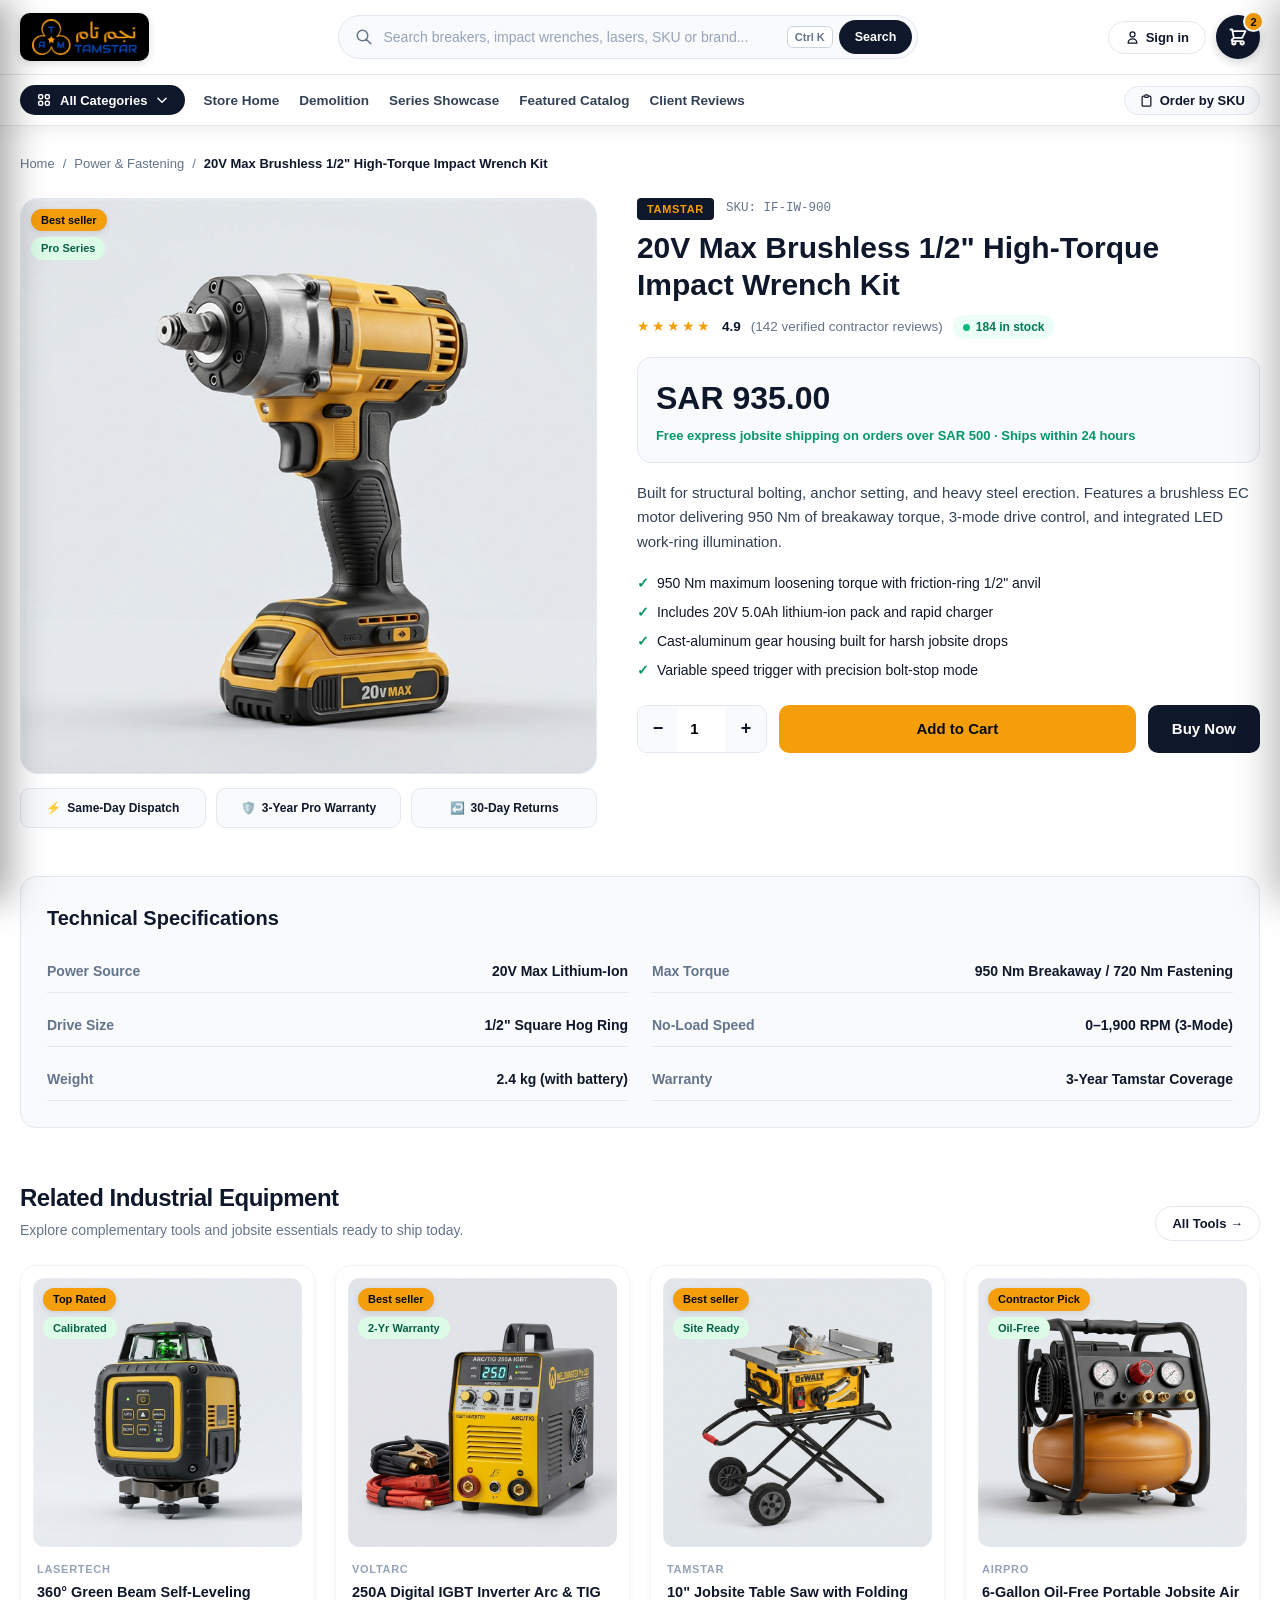
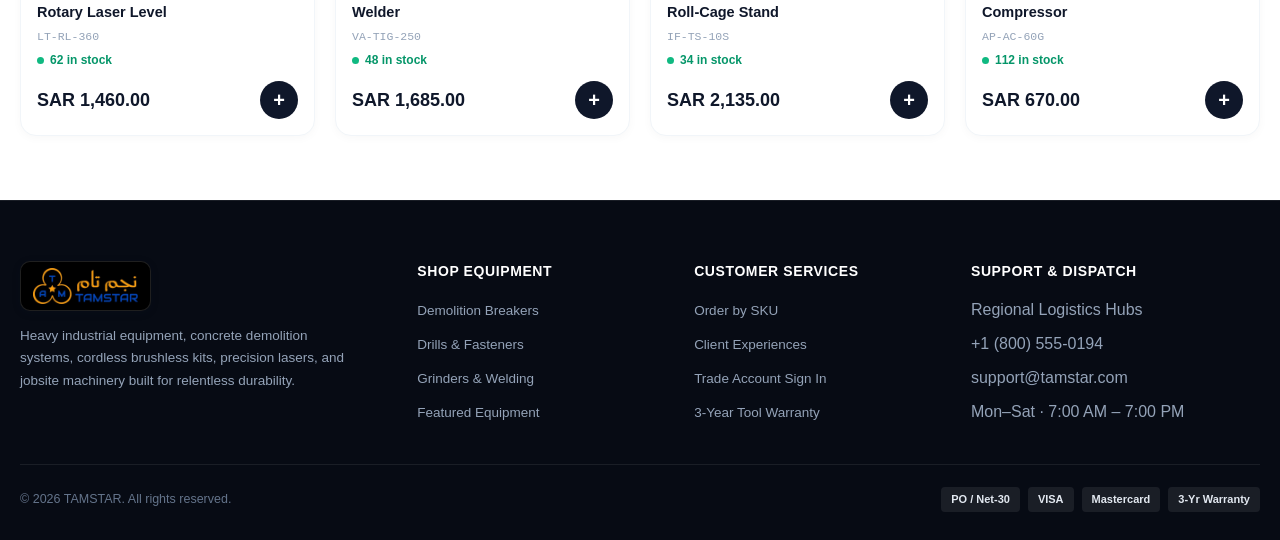
<file: construction/product.html>
<!DOCTYPE html>
<html lang="en">
<head>
  <meta charset="UTF-8">
  <meta name="viewport" content="width=device-width, initial-scale=1.0">
  <title>Product Details | TAMSTAR</title>
  <meta name="description" content="Industrial equipment specifications, jobsite ratings, pricing, and stock availability from TAMSTAR.">
  <link rel="stylesheet" href="css/style.css">
</head>
<body class="pdp-page">

  <!-- ======================================================================
       1. Clean White Industrial Header & Sub-Navigation
       ====================================================================== -->
  <header class="site-header-sticky">
    <div class="main-header">
      <div class="container header-inner">
        <div class="brand-wrap">
          <button type="button" class="mobile-menu-btn" onclick="window.toggleMobileDrawer()" aria-label="Open Navigation Menu">
            <svg width="20" height="20" fill="none" viewBox="0 0 24 24" stroke="currentColor">
              <path stroke-linecap="round" stroke-linejoin="round" stroke-width="2.2" d="M4 6h16M4 12h16M4 18h16"/>
            </svg>
          </button>

          <a href="index.html" class="brand-link">
            <span class="brand-logo-pill">
              <img src="assets/images/logo.jpeg" alt="TAMSTAR" class="brand-logo-img">
            </span>
          </a>
        </div>

        <div class="search-wrapper" id="desktopSearchWrapper">
          <div class="search-box">
            <svg class="search-icon" fill="none" viewBox="0 0 24 24" stroke="currentColor">
              <path stroke-linecap="round" stroke-linejoin="round" stroke-width="2" d="M21 21l-6-6m2-5a7 7 0 11-14 0 7 7 0 0114 0z"/>
            </svg>
            <input type="text" id="desktopSearchInput" class="search-field" placeholder="Search breakers, impact wrenches, lasers, SKU or brand..." oninput="window.handleSearchInput(this.value)">
            <span class="search-kbd">Ctrl K</span>
            <button type="button" class="search-submit-pill" onclick="window.handleSearchInput(document.getElementById('desktopSearchInput').value)">Search</button>
          </div>
          <div class="search-results-dropdown" id="searchResultsDropdown"></div>
        </div>

        <div class="header-actions">
          <button type="button" class="header-pill-btn desktop-only-action" onclick="window.openModal('authModal')">
            <svg width="15" height="15" fill="none" viewBox="0 0 24 24" stroke="currentColor">
              <path stroke-linecap="round" stroke-linejoin="round" stroke-width="2" d="M16 7a4 4 0 11-8 0 4 4 0 018 0zM12 14a7 7 0 00-7 7h14a7 7 0 00-7-7z"/>
            </svg>
            <span>Sign in</span>
          </button>

          <button type="button" class="mobile-search-toggle-btn" onclick="window.toggleMobileSearch()" aria-label="Search Equipment">
            <svg width="19" height="19" fill="none" viewBox="0 0 24 24" stroke="currentColor">
              <path stroke-linecap="round" stroke-linejoin="round" stroke-width="2.2" d="M21 21l-6-6m2-5a7 7 0 11-14 0 7 7 0 0114 0z"/>
            </svg>
          </button>

          <button type="button" class="cart-btn" onclick="window.openCart()" aria-label="Open Cart">
            <svg width="20" height="20" fill="none" viewBox="0 0 24 24" stroke="currentColor">
              <path stroke-linecap="round" stroke-linejoin="round" stroke-width="2.2" d="M3 3h2l.4 2M7 13h10l4-8H5.4M7 13L5.4 5M7 13l-2.293 2.293c-.63.63-.184 1.707.707 1.707H17m0 0a2 2 0 100 4 2 2 0 000-4zm-8 2a2 2 0 11-4 0 2 2 0 014 0z"/>
            </svg>
            <span class="cart-badge" id="headerCartBadge">2</span>
          </button>
        </div>
      </div>
    </div>

    <div class="mobile-search-bar" id="mobileSearchBar">
      <div class="search-box" style="height: 42px;">
        <svg class="search-icon" fill="none" viewBox="0 0 24 24" stroke="currentColor">
          <path stroke-linecap="round" stroke-linejoin="round" stroke-width="2" d="M21 21l-6-6m2-5a7 7 0 11-14 0 7 7 0 0114 0z"/>
        </svg>
        <input type="text" id="mobileSearchInput" class="search-field" placeholder="Search industrial tools, hammers, SKU..." oninput="window.handleSearchInput(this.value)">
        <button type="button" class="search-submit-pill" style="height:32px; padding:0 12px;" onclick="window.toggleMobileSearch()">Done</button>
      </div>
      <div class="mobile-search-results" id="mobileSearchResults"></div>
    </div>

    <nav class="sub-nav-bar" aria-label="Equipment Categories">
      <div class="container sub-nav-inner">
        <div class="sub-nav-left">
          <button type="button" class="all-categories-btn" id="allCatBtn" onclick="window.toggleMegaMenu(event)">
            <svg width="16" height="16" fill="none" viewBox="0 0 24 24" stroke="currentColor">
              <path stroke-linecap="round" stroke-linejoin="round" stroke-width="2.2" d="M4 6a2 2 0 012-2h2a2 2 0 012 2v2a2 2 0 01-2 2H6a2 2 0 01-2-2V6zM14 6a2 2 0 012-2h2a2 2 0 012 2v2a2 2 0 01-2 2h-2a2 2 0 01-2-2V6zM4 16a2 2 0 012-2h2a2 2 0 012 2v2a2 2 0 01-2 2H6a2 2 0 01-2-2v-2zM14 16a2 2 0 012-2h2a2 2 0 012 2v2a2 2 0 01-2 2h-2a2 2 0 01-2-2v-2z"/>
            </svg>
            <span>All Categories</span>
            <svg width="14" height="14" fill="none" viewBox="0 0 24 24" stroke="currentColor">
              <path stroke-linecap="round" stroke-linejoin="round" stroke-width="2.4" d="M19 9l-7 7-7-7"/>
            </svg>
          </button>

          <div class="categories-mega-menu" id="categoriesMegaMenu">
            <a href="index.html#demolitionSection" class="mega-menu-item"><img src="assets/images/cat-demolition.png" alt="Demolition"><span>Demolition &amp; Breakers</span></a>
            <a href="index.html#showcaseSection" class="mega-menu-item"><img src="assets/images/cat-drill.png" alt="Drills"><span>Drills &amp; Fasteners</span></a>
            <a href="index.html#showcaseSection" class="mega-menu-item"><img src="assets/images/cat-grinder.png" alt="Grinders"><span>Grinders &amp; Cutters</span></a>
            <a href="index.html#catalogSection" class="mega-menu-item"><img src="assets/images/cat-welding.png" alt="Welding"><span>Welding Equipment</span></a>
            <a href="index.html#catalogSection" class="mega-menu-item"><img src="assets/images/cat-concrete.png" alt="Concrete"><span>Concrete Mixers</span></a>
            <a href="index.html#showcaseSection" class="mega-menu-item"><img src="assets/images/cat-earthmoving.png" alt="Earthmoving"><span>Heavy Earthmoving</span></a>
            <a href="index.html#catalogSection" class="mega-menu-item"><img src="assets/images/cat-safety.png" alt="Safety"><span>Safety &amp; PPE Gear</span></a>
            <a href="index.html#showcaseSection" class="mega-menu-item"><img src="assets/images/cat-generator.png" alt="Generators"><span>Site Generators</span></a>
          </div>

          <ul class="nav-links-list">
            <li class="nav-link-item"><a href="index.html">Store Home</a></li>
            <li class="nav-link-item"><a href="index.html#demolitionSection">Demolition</a></li>
            <li class="nav-link-item"><a href="index.html#showcaseSection">Series Showcase</a></li>
            <li class="nav-link-item"><a href="index.html#catalogSection">Featured Catalog</a></li>
            <li class="nav-link-item"><a href="index.html#testimonialsSection">Client Reviews</a></li>
          </ul>
        </div>

        <div class="sub-nav-right">
          <button type="button" class="order-sku-btn" onclick="window.openModal('skuOrderModal')">
            <svg width="15" height="15" fill="none" viewBox="0 0 24 24" stroke="currentColor">
              <path stroke-linecap="round" stroke-linejoin="round" stroke-width="2" d="M9 5H7a2 2 0 00-2 2v12a2 2 0 002 2h10a2 2 0 002-2V7a2 2 0 00-2-2h-2M9 5a2 2 0 002 2h2a2 2 0 002-2M9 5a2 2 0 012-2h2a2 2 0 012 2"/>
            </svg>
            <span>Order by SKU</span>
          </button>
        </div>
      </div>
    </nav>
  </header>

  <main class="pdp-main">
    <div class="container">
      <!-- Breadcrumb -->
      <nav class="pdp-breadcrumb" aria-label="Breadcrumb">
        <a href="index.html">Home</a>
        <span>/</span>
        <a href="index.html#catalogSection" id="pdpBreadcrumbCat">Equipment</a>
        <span>/</span>
        <span id="pdpBreadcrumbTitle" class="current">Loading...</span>
      </nav>

      <!-- Main Product Detail Showcase -->
      <section class="pdp-hero-grid" id="pdpContainer"></section>

      <!-- Detailed Specifications & Applications -->
      <section class="pdp-details-section" id="pdpSpecsSection"></section>

      <!-- Related Industrial Equipment -->
      <section class="pdp-related-section">
        <div class="catalog-header-row" style="margin-bottom: 24px;">
          <div>
            <h2 class="section-main-title" style="font-size: 24px;">Related Industrial Equipment</h2>
            <p class="catalog-subtitle">Explore complementary tools and jobsite essentials ready to ship today.</p>
          </div>
          <a href="index.html#catalogSection" class="view-all-pill">All Tools →</a>
        </div>
        <div class="catalog-grid" id="pdpRelatedGrid"></div>
      </section>
    </div>
  </main>

  <!-- Footer -->
  <footer class="site-footer">
    <div class="container">
      <div class="footer-grid">
        <div class="footer-col-about">
          <a href="index.html" class="brand-link" style="margin-bottom: 14px;">
            <span class="brand-logo-pill footer-logo-pill">
              <img src="assets/images/logo.jpeg" alt="TAMSTAR" class="brand-logo-img">
            </span>
          </a>
          <p style="font-size: 13.5px; line-height: 1.65; max-width: 340px; color: #94a3b8;">
            Heavy industrial equipment, concrete demolition systems, cordless brushless kits, precision lasers, and jobsite machinery built for relentless durability.
          </p>
        </div>

        <div>
          <h4 class="footer-col-title">Shop Equipment</h4>
          <ul class="footer-links-list">
            <li><a href="index.html#demolitionSection">Demolition Breakers</a></li>
            <li><a href="index.html#showcaseSection">Drills &amp; Fasteners</a></li>
            <li><a href="index.html#showcaseSection">Grinders &amp; Welding</a></li>
            <li><a href="index.html#catalogSection">Featured Equipment</a></li>
          </ul>
        </div>

        <div>
          <h4 class="footer-col-title">Customer Services</h4>
          <ul class="footer-links-list">
            <li><a href="javascript:void(0)" onclick="window.openModal('skuOrderModal')">Order by SKU</a></li>
            <li><a href="index.html#testimonialsSection">Client Experiences</a></li>
            <li><a href="javascript:void(0)" onclick="window.openModal('authModal')">Trade Account Sign In</a></li>
            <li><a href="index.html#jobsiteAdvantageSection">3-Year Tool Warranty</a></li>
          </ul>
        </div>

        <div>
          <h4 class="footer-col-title">Support &amp; Dispatch</h4>
          <ul class="footer-links-list">
            <li><span>Regional Logistics Hubs</span></li>
            <li><span>+1 (800) 555-0194</span></li>
            <li><span>support@tamstar.com</span></li>
            <li><span>Mon–Sat · 7:00 AM – 7:00 PM</span></li>
          </ul>
        </div>
      </div>

      <div class="footer-bottom-bar">
        <span>&copy; 2026 TAMSTAR. All rights reserved.</span>
        <div class="payment-badges">
          <span class="pay-tag">PO / Net-30</span>
          <span class="pay-tag">VISA</span>
          <span class="pay-tag">Mastercard</span>
          <span class="pay-tag">3-Yr Warranty</span>
        </div>
      </div>
    </div>
  </footer>

  <!-- Cart Sidebar -->
  <div class="cart-overlay" id="cartOverlay" onclick="window.closeCart()"></div>
  <aside class="cart-sidebar" id="cartSidebar" aria-label="Shopping Cart">
    <div class="cart-header">
      <h3 class="cart-title">Equipment Cart</h3>
      <button type="button" class="close-icon-btn" onclick="window.closeCart()" aria-label="Close Cart">&times;</button>
    </div>
    <div class="cart-body" id="cartItemsList"></div>
    <div class="cart-footer">
      <div class="cart-summary-line"><span>Subtotal</span><span id="cartSubtotalVal">SAR 0.00</span></div>
      <div class="cart-summary-line"><span>Estimated VAT (15%)</span><span id="cartVatVal">SAR 0.00</span></div>
      <div class="cart-summary-line total"><span>Total</span><span id="cartTotalVal">SAR 0.00</span></div>
      <button type="button" class="cart-checkout-btn" onclick="window.submitDemoCheckout()">Proceed to Checkout</button>
    </div>
  </aside>

  <!-- Mobile Drawer -->
  <div class="drawer-overlay" id="drawerOverlay" onclick="window.toggleMobileDrawer()"></div>
  <aside class="mobile-drawer" id="mobileDrawer" aria-label="Mobile Navigation">
    <div class="drawer-header">
      <span class="brand-logo-pill footer-logo-pill">
        <img src="assets/images/logo.jpeg" alt="TAMSTAR" class="brand-logo-img" style="height: 28px;">
      </span>
      <button type="button" class="close-icon-btn" style="color:#ffffff;" onclick="window.toggleMobileDrawer()" aria-label="Close Menu">&times;</button>
    </div>
    <div class="drawer-body">
      <div class="drawer-nav-label">Navigation</div>
      <a href="index.html" class="drawer-link"><span>Store Home</span><span>→</span></a>
      <a href="index.html#demolitionSection" class="drawer-link"><span>Demolition &amp; Breakers</span><span>→</span></a>
      <a href="index.html#showcaseSection" class="drawer-link"><span>Series Showcase</span><span>→</span></a>
      <a href="index.html#catalogSection" class="drawer-link"><span>Featured Catalog</span><span>→</span></a>
      <a href="index.html#testimonialsSection" class="drawer-link"><span>Client Testimonials</span><span>→</span></a>
      <div class="drawer-nav-label">Order &amp; Account</div>
      <a href="javascript:void(0)" class="drawer-link" onclick="window.toggleMobileDrawer(); window.openModal('skuOrderModal')"><span>Order by SKU</span><span>⚡</span></a>
      <a href="javascript:void(0)" class="drawer-link" onclick="window.toggleMobileDrawer(); window.openModal('authModal')"><span>Account / Sign In</span><span>👤</span></a>
    </div>
  </aside>

  <!-- Modals -->
  <div class="modal-backdrop" id="modalBackdrop" onclick="window.closeAllModals()"></div>
  <div class="center-modal" id="authModal" role="dialog" aria-modal="true" aria-label="Account Sign In">
    <div class="modal-header">
      <h3 style="font-size: 17px; font-weight: 800; color: #0f172a;">TAMSTAR Account Sign In</h3>
      <button type="button" class="close-icon-btn" onclick="window.closeAllModals()">&times;</button>
    </div>
    <form onsubmit="window.submitAuthForm(event)">
      <div class="form-group">
        <label class="form-label" for="authEmail">Work Email or Member ID</label>
        <input type="email" id="authEmail" class="form-control" placeholder="name@company.com" required>
      </div>
      <div class="form-group">
        <label class="form-label" for="authPass">Password</label>
        <input type="password" id="authPass" class="form-control" placeholder="••••••••" required>
      </div>
      <button type="submit" class="cart-checkout-btn">Sign In</button>
    </form>
  </div>

  <div class="center-modal" id="skuOrderModal" role="dialog" aria-modal="true" aria-label="Order by SKU">
    <div class="modal-header">
      <h3 style="font-size: 17px; font-weight: 800; color: #0f172a;">Order by Industrial SKU</h3>
      <button type="button" class="close-icon-btn" onclick="window.closeAllModals()">&times;</button>
    </div>
    <form onsubmit="window.submitQuickOrder(event)">
      <div class="form-group">
        <label class="form-label" for="quickSkuInput">Part SKU (e.g. IF-IW-900, LT-RL-360, IF-DH-1500)</label>
        <input type="text" id="quickSkuInput" class="form-control" value="IF-IW-900" required>
      </div>
      <button type="submit" class="cart-checkout-btn">Add SKU to Cart</button>
    </form>
  </div>

  <!-- Mobile Bottom Nav -->
  <nav class="mobile-nav-bar" aria-label="Mobile Quick Navigation">
    <div class="mobile-nav-grid">
      <a href="index.html" class="mobile-nav-item">
        <svg fill="none" viewBox="0 0 24 24" stroke="currentColor">
          <path stroke-linecap="round" stroke-linejoin="round" stroke-width="2" d="M3 12l2-2m0 0l7-7 7 7M5 10v10a1 1 0 001 1h3m10-11l2 2m-2-2v10a1 1 0 01-1 1h-3m-6 0a1 1 0 001-1v-4a1 1 0 011-1h2a1 1 0 011 1v4a1 1 0 001 1m-6 0h6"/>
        </svg>
        <span>Home</span>
      </a>
      <a href="index.html#categoriesSection" class="mobile-nav-item">
        <svg fill="none" viewBox="0 0 24 24" stroke="currentColor">
          <path stroke-linecap="round" stroke-linejoin="round" stroke-width="2" d="M4 6a2 2 0 012-2h2a2 2 0 012 2v2a2 2 0 01-2 2H6a2 2 0 01-2-2V6zM14 6a2 2 0 012-2h2a2 2 0 012 2v2a2 2 0 01-2 2h-2a2 2 0 01-2-2V6zM4 16a2 2 0 012-2h2a2 2 0 012 2v2a2 2 0 01-2 2H6a2 2 0 01-2-2v-2zM14 16a2 2 0 012-2h2a2 2 0 012 2v2a2 2 0 01-2 2h-2a2 2 0 01-2-2v-2z"/>
        </svg>
        <span>Categories</span>
      </a>
      <a href="index.html#catalogSection" class="mobile-nav-item active">
        <svg fill="none" viewBox="0 0 24 24" stroke="currentColor">
          <path stroke-linecap="round" stroke-linejoin="round" stroke-width="2" d="M16 11V7a4 4 0 00-8 0v4M5 9h14l1 12H4L5 9z"/>
        </svg>
        <span>Products</span>
      </a>
      <button type="button" class="mobile-nav-item" onclick="window.toggleMobileSearch()">
        <svg fill="none" viewBox="0 0 24 24" stroke="currentColor">
          <path stroke-linecap="round" stroke-linejoin="round" stroke-width="2" d="M21 21l-6-6m2-5a7 7 0 11-14 0 7 7 0 0114 0z"/>
        </svg>
        <span>Search</span>
      </button>
      <button type="button" class="mobile-nav-item" onclick="window.openModal('authModal')">
        <svg fill="none" viewBox="0 0 24 24" stroke="currentColor">
          <path stroke-linecap="round" stroke-linejoin="round" stroke-width="2" d="M16 7a4 4 0 11-8 0 4 4 0 018 0zM12 14a7 7 0 00-7 7h14a7 7 0 00-7-7z"/>
        </svg>
        <span>Account</span>
      </button>
    </div>
  </nav>

  <button type="button" class="back-to-top-btn" id="backToTopBtn" onclick="window.scrollToTop()" aria-label="Back to Top">
    <svg width="20" height="20" fill="none" viewBox="0 0 24 24" stroke="currentColor">
      <path stroke-linecap="round" stroke-linejoin="round" stroke-width="2.5" d="M5 15l7-7 7 7"/>
    </svg>
  </button>

  <script src="js/app.js"></script>
</body>
</html>
</file>
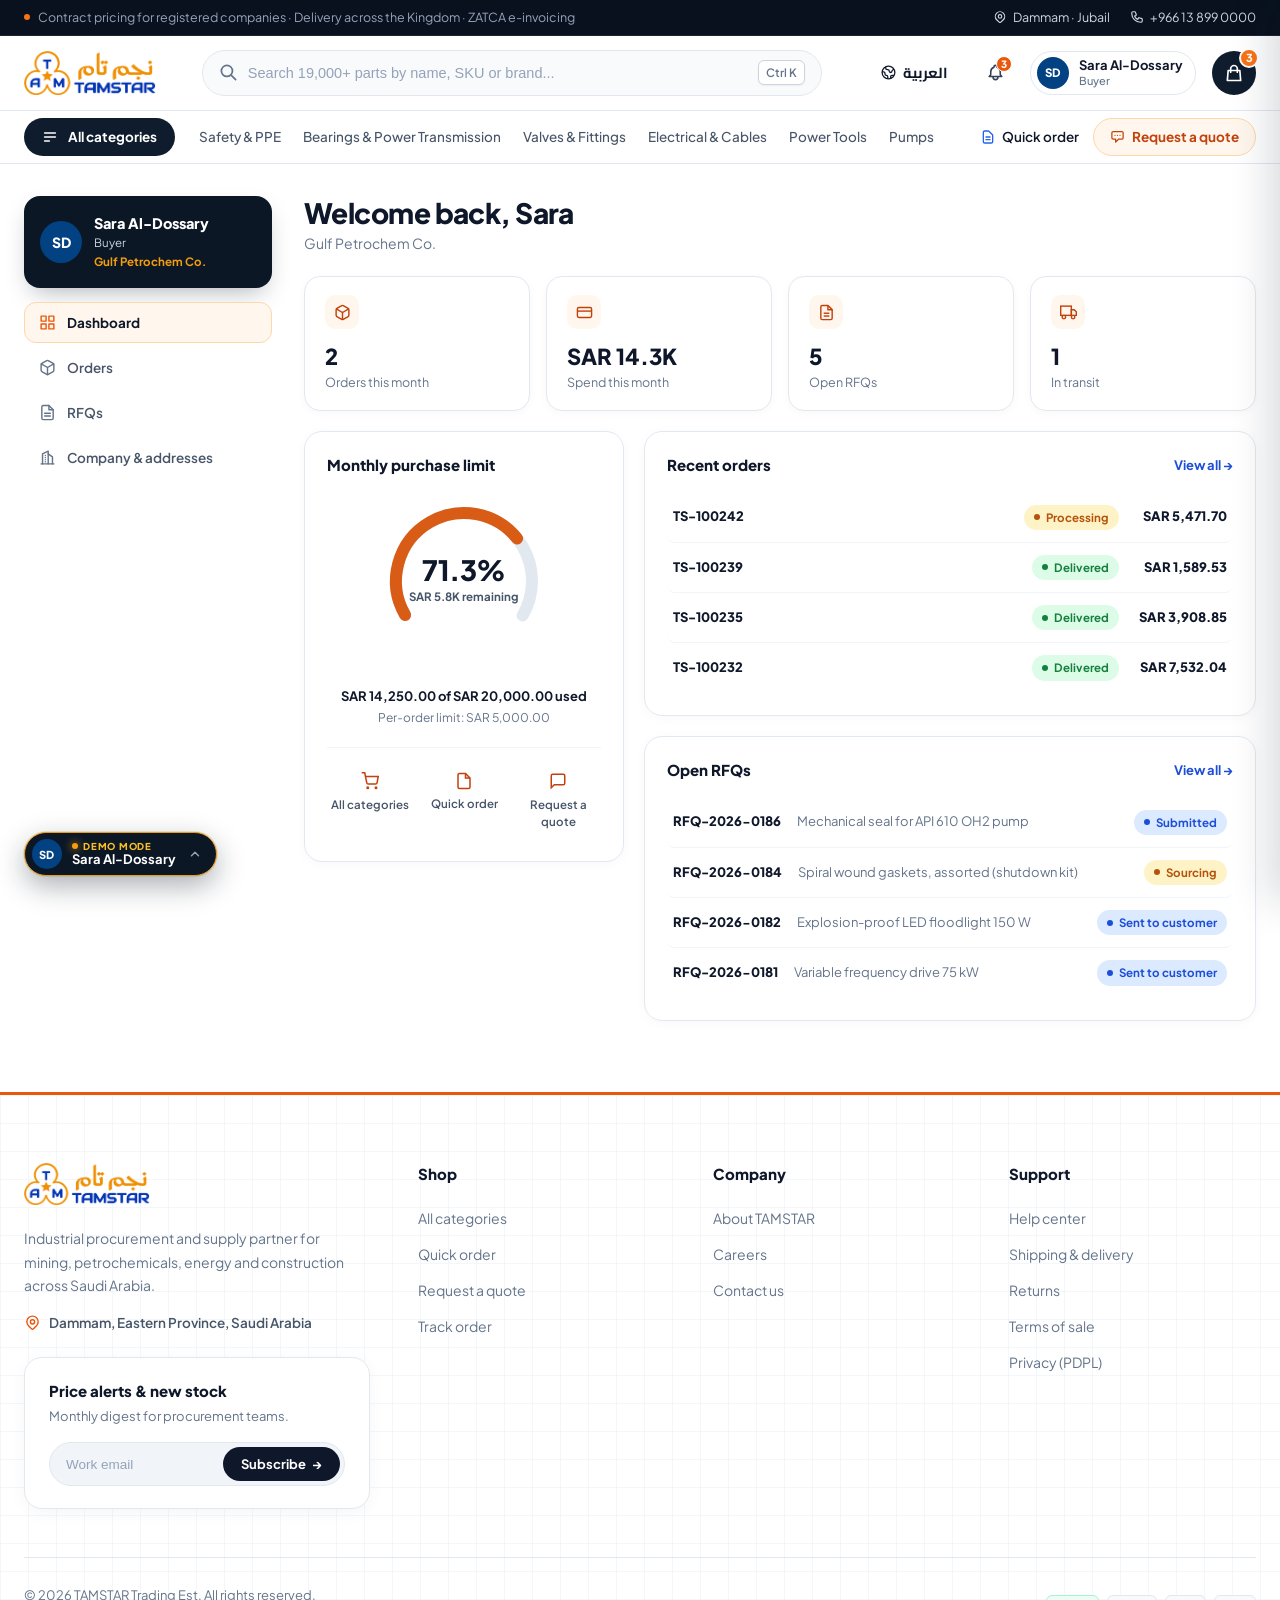
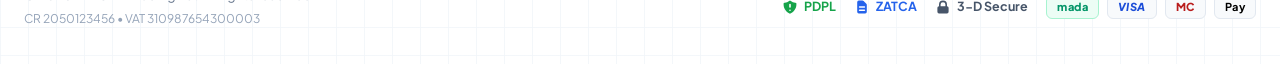
<file: tamstar/account.html>
<!DOCTYPE html>
<html lang="en">

<head>
  <meta charset="UTF-8">
  <meta name="viewport" content="width=device-width, initial-scale=1.0">
  <title>My Account — TAMSTAR B2B Industrial Portal</title>
  <meta name="description" content="Manage your TAMSTAR procurement dashboard, Odoo sales orders, RFQs, spending limits, and delivery sites.">
  <link rel="stylesheet" href="css/style.css">
  <link rel="icon" type="image/svg+xml" href="assets/images/tamstar-logo.svg">
</head>

<body>

  <!-- 1. Top Announcement Bar -->
  <div class="top-announcement-bar">
    <div class="container top-bar-inner">
      <div class="top-bar-left">
        <span class="top-bar-badge"></span>
        <span>Contract pricing for registered companies &middot; Delivery across the Kingdom &middot; ZATCA
          e-invoicing</span>
      </div>
      <div class="top-bar-right">
        <div class="top-bar-item">
          <svg style="width: 14px; height: 14px;" fill="none" viewBox="0 0 24 24" stroke="currentColor">
            <path stroke-linecap="round" stroke-linejoin="round" stroke-width="2"
              d="M17.657 16.657L13.414 20.9a1.998 1.998 0 01-2.827 0l-4.244-4.243a8 8 0 1111.314 0z" />
            <path stroke-linecap="round" stroke-linejoin="round" stroke-width="2"
              d="M15 11a3 3 0 11-6 0 3 3 0 016 0z" />
          </svg>
          <span>Dammam &middot; Jubail</span>
        </div>
        <div class="top-bar-item">
          <svg style="width: 14px; height: 14px;" fill="none" viewBox="0 0 24 24" stroke="currentColor">
            <path stroke-linecap="round" stroke-linejoin="round" stroke-width="2"
              d="M3 5a2 2 0 012-2h3.28a1 1 0 01.948.684l1.498 4.493a1 1 0 01-.502 1.21l-2.257 1.13a11.042 11.042 0 005.516 5.516l1.13-2.257a1 1 0 011.21-.502l4.493 1.498a1 1 0 01.684.949V19a2 2 0 01-2 2h-1C9.716 21 3 14.284 3 6V5z" />
          </svg>
          <span>+966 13 899 0000</span>
        </div>
      </div>
    </div>
  </div>

  <!-- 2. Main Navigation Header -->
  <header class="main-header">
    <div class="container header-inner">
      <a href="index.html" class="brand-logo-wrap" aria-label="TAMSTAR Industrial Homepage">
        <img src="assets/logo.png" alt="TAMSTAR نجم تام" class="brand-logo-img">
      </a>

      <!-- Search Bar -->
      <div class="search-wrapper">
        <div class="search-input-box">
          <svg class="search-icon" fill="none" viewBox="0 0 24 24" stroke="currentColor">
            <path stroke-linecap="round" stroke-linejoin="round" stroke-width="2.2"
              d="M21 21l-6-6m2-5a7 7 0 11-14 0 7 7 0 0114 0z" />
          </svg>
          <input type="text" id="headerSearchInput" class="search-field"
            placeholder="Search 19,000+ parts by name, SKU or brand..." autocomplete="off">
          <span class="search-kbd-shortcut">Ctrl K</span>
        </div>
      </div>

      <!-- Right Header Actions -->
      <div class="header-actions">
        <button type="button" class="mobile-search-btn" onclick="window.triggerSearchModal()"
          aria-label="Search Catalog">
          <svg style="width: 20px; height: 20px;" fill="none" viewBox="0 0 24 24" stroke="currentColor">
            <path stroke-linecap="round" stroke-linejoin="round" stroke-width="2.2"
              d="M21 21l-6-6m2-5a7 7 0 11-14 0 7 7 0 0114 0z" />
          </svg>
        </button>

        <button type="button" class="lang-switch-btn"
          onclick="window.showToast('Arabic / العربية version coming soon', 'info')"
          aria-label="Switch Language to Arabic">
          <svg style="width: 17px; height: 17px;" fill="none" viewBox="0 0 24 24" stroke="currentColor">
            <path stroke-linecap="round" stroke-linejoin="round" stroke-width="1.8"
              d="M3.055 11H5a2 2 0 012 2v1a2 2 0 002 2 2 2 0 012 2v2.945M8 3.935V5.5A2.5 2.5 0 0010.5 8h.5a2 2 0 012 2 2 2 0 104 0 2 2 0 012-2h1.064M15 20.488V18a2 2 0 012-2h3.064M21 12a9 9 0 11-18 0 9 9 0 0118 0z" />
          </svg>
          <span>العربية</span>
        </button>

        <button type="button" class="signin-btn" onclick="window.openAuthModal('signin')">
          <svg style="width: 18px; height: 18px;" fill="none" viewBox="0 0 24 24" stroke="currentColor">
            <path stroke-linecap="round" stroke-linejoin="round" stroke-width="2"
              d="M16 7a4 4 0 11-8 0 4 4 0 018 0zM12 14a7 7 0 00-7 7h14a7 7 0 00-7-7z" />
          </svg>
          <span>Sign in</span>
        </button>

        <button type="button" class="cart-icon-btn" onclick="window.openCartSidebar()" aria-label="View Order List">
          <svg style="width: 20px; height: 20px;" fill="none" viewBox="0 0 24 24" stroke="currentColor">
            <path stroke-linecap="round" stroke-linejoin="round" stroke-width="2"
              d="M16 11V7a4 4 0 00-8 0v4M5 9h14l1 12H4L5 9z" />
          </svg>
          <span class="cart-badge" id="cartBadge">3</span>
        </button>
      </div>
    </div>
  </header>

  <!-- 3. Sub-Navigation / Categories Bar -->
  <nav class="sub-nav-bar" aria-label="Industrial Categories">
    <div class="container sub-nav-inner">
      <div style="display: flex; align-items: center; gap: 24px;">
        <a href="categories.html" class="all-categories-btn" style="text-decoration: none;">
          <svg style="width: 16px; height: 16px;" fill="none" viewBox="0 0 24 24" stroke="currentColor">
            <path stroke-linecap="round" stroke-linejoin="round" stroke-width="2.5" d="M4 6h16M4 12h16M4 18h7" />
          </svg>
          <span>All categories</span>
        </a>

        <div class="category-nav-links">
          <a href="categories.html?cat=safety" class="category-nav-link">Safety &amp; PPE</a>
          <a href="categories.html?cat=bearings" class="category-nav-link">Bearings &amp; Power Transmission</a>
          <a href="categories.html?cat=valves" class="category-nav-link">Valves &amp; Fittings</a>
          <a href="categories.html?cat=electrical" class="category-nav-link">Electrical &amp; Cables</a>
          <a href="categories.html?cat=tools" class="category-nav-link">Power Tools</a>
          <a href="categories.html?cat=pumps" class="category-nav-link">Pumps</a>
        </div>
      </div>

      <div class="sub-nav-actions">
        <button type="button" class="quick-order-btn"
          onclick="window.showToast('Upload your Excel / CSV BOM list for Instant Quoting', 'info')">
          <svg style="width: 16px; height: 16px; color: #2563eb;" fill="none" viewBox="0 0 24 24" stroke="currentColor">
            <path stroke-linecap="round" stroke-linejoin="round" stroke-width="2"
              d="M9 12h6m-6 4h6m2 5H7a2 2 0 01-2-2V5a2 2 0 012-2h5.586a1 1 0 01.707.293l5.414 5.414a1 1 0 01.293.707V19a2 2 0 01-2 2z" />
          </svg>
          <span>Quick order</span>
        </button>

        <a href="rfq.html" class="request-quote-btn" style="text-decoration:none;">
          <svg style="width: 15px; height: 15px;" fill="none" viewBox="0 0 24 24" stroke="currentColor">
            <path stroke-linecap="round" stroke-linejoin="round" stroke-width="2"
              d="M8 10h.01M12 10h.01M16 10h.01M9 16H5a2 2 0 01-2-2V6a2 2 0 012-2h14a2 2 0 012 2v8a2 2 0 01-2 2h-5l-5 5v-5z" />
          </svg>
          <span>Request a quote</span>
        </a>
      </div>
    </div>
  </nav>

  <!-- 4. Account Portal Main Container -->
  <main class="account-page-section">
    <div class="container" id="accountPortalRoot">
      <!-- Rendered dynamically by app.js -->
    </div>
  </main>

  <!-- Light B2B Industrial Footer -->
  <footer class="tamstar-footer">
    <div class="container">
      <div class="footer-top-grid">
        <div class="footer-brand-col">
          <a href="index.html" class="footer-brand-logo" aria-label="TAMSTAR">
            <img src="assets/logo.png" alt="TAMSTAR نجم تام" class="footer-brand-logo-img" style="height: 42px;">
          </a>
          <p class="footer-brand-blurb">
            Industrial procurement and supply partner for mining, petrochemicals, energy and construction across Saudi
            Arabia.
          </p>
          <div class="footer-location-row">
            <svg class="footer-loc-icon" viewBox="0 0 24 24" fill="none" stroke="currentColor" stroke-width="2">
              <path stroke-linecap="round" stroke-linejoin="round"
                d="M17.657 16.657L13.414 20.9a1.998 1.998 0 01-2.827 0l-4.244-4.243a8 8 0 1111.314 0z" />
              <path stroke-linecap="round" stroke-linejoin="round" d="M15 11a3 3 0 11-6 0 3 3 0 016 0z" />
            </svg>
            <span>Dammam, Eastern Province, Saudi Arabia</span>
          </div>

          <div class="footer-newsletter-card">
            <h4 class="newsletter-card-title">Price alerts &amp; new stock</h4>
            <p class="newsletter-card-desc">Monthly digest for procurement teams.</p>
            <form class="newsletter-form-row"
              onsubmit="event.preventDefault(); window.showToast('Subscribed to TAMSTAR price alerts successfully!', 'success'); this.reset();">
              <input type="email" placeholder="Work email" class="newsletter-input" required>
              <button type="submit" class="newsletter-submit-btn">
                <span>Subscribe</span>
                <span>&rarr;</span>
              </button>
            </form>
          </div>
        </div>

        <div class="footer-links-col">
          <h4 class="footer-col-title">Shop</h4>
          <ul class="footer-links-list">
            <li><a href="categories.html">All categories</a></li>
            <li><a href="#" onclick="window.showToast('Quick Order BOM tool active'); return false;">Quick order</a></li>
            <li><a href="rfq.html">Request a quote</a></li>
            <li><a href="account.html?tab=orders">Track order</a></li>
          </ul>
        </div>

        <div class="footer-links-col">
          <h4 class="footer-col-title">Company</h4>
          <ul class="footer-links-list">
            <li><a href="index.html">About TAMSTAR</a></li>
            <li><a href="#" onclick="window.showToast('TAMSTAR Careers in Eastern Province'); return false;">Careers</a></li>
            <li><a href="#" onclick="window.showToast('Contact us: +966 13 899 0000 | b2b@tamstar.sa'); return false;">Contact us</a></li>
          </ul>
        </div>

        <div class="footer-links-col">
          <h4 class="footer-col-title">Support</h4>
          <ul class="footer-links-list">
            <li><a href="#" onclick="window.showToast('TAMSTAR Procurement Help Center'); return false;">Help center</a></li>
            <li><a href="#" onclick="window.showToast('Kingdom-wide Delivery & Jubail Support Hub'); return false;">Shipping &amp; delivery</a></li>
            <li><a href="#" onclick="window.showToast('Standard MRO 30-Day Returns Policy'); return false;">Returns</a></li>
            <li><a href="#" onclick="window.showToast('B2B Commercial Terms of Sale'); return false;">Terms of sale</a></li>
            <li><a href="#" onclick="window.showToast('Saudi PDPL Compliant Policy'); return false;">Privacy (PDPL)</a></li>
          </ul>
        </div>
      </div>

      <div class="footer-bottom-strip">
        <div class="footer-bottom-left">
          <div>&copy; 2026 TAMSTAR Trading Est. All rights reserved.</div>
          <div class="footer-cr-vat">CR 2050123456 &bull; VAT 310987654300003</div>
        </div>

        <div class="footer-bottom-right">
          <div class="compliance-badge pdpl-badge">
            <svg viewBox="0 0 20 20" fill="currentColor">
              <path fill-rule="evenodd"
                d="M10 1.944A11.954 11.954 0 012.166 5C2.056 5.649 2 6.319 2 7c0 5.225 3.34 9.67 8 11.317C14.66 16.67 18 12.225 18 7c0-.682-.057-1.35-.166-2.001A11.954 11.954 0 0110 1.944zM11 14a1 1 0 11-2 0 1 1 0 012 0zm0-7a1 1 0 10-2 0v3a1 1 0 102 0V7z"
                clip-rule="evenodd" />
            </svg>
            <span>PDPL</span>
          </div>

          <div class="compliance-badge zatca-badge">
            <svg viewBox="0 0 20 20" fill="currentColor">
              <path fill-rule="evenodd"
                d="M4 4a2 2 0 012-2h4.586A2 2 0 0112 2.586L15.414 6A2 2 0 0116 7.414V16a2 2 0 01-2 2H6a2 2 0 01-2-2V4zm2 6a1 1 0 011-1h6a1 1 0 110 2H7a1 1 0 01-1-1zm1 3a1 1 0 100 2h6a1 1 0 100-2H7z"
                clip-rule="evenodd" />
            </svg>
            <span>ZATCA</span>
          </div>

          <div class="compliance-badge secure-badge">
            <svg viewBox="0 0 20 20" fill="currentColor">
              <path fill-rule="evenodd"
                d="M5 9V7a5 5 0 0110 0v2a2 2 0 012 2v5a2 2 0 01-2 2H5a2 2 0 01-2-2v-5a2 2 0 012-2zm8-2v2H7V7a3 3 0 016 0z"
                clip-rule="evenodd" />
            </svg>
            <span>3-D Secure</span>
          </div>

          <div class="payment-badges-group">
            <span class="pay-badge pay-mada">mada</span>
            <span class="pay-badge pay-visa">VISA</span>
            <span class="pay-badge pay-mc">MC</span>
            <span class="pay-badge pay-apple">Pay</span>
          </div>
        </div>
      </div>
    </div>
  </footer>

  <!-- Floating Scroll To Top Button -->
  <button type="button" class="floating-scroll-top" id="scrollTopBtn" aria-label="Scroll to top of page"
    title="Scroll to top">
    <svg style="width: 20px; height: 20px;" fill="none" viewBox="0 0 24 24" stroke="currentColor">
      <path stroke-linecap="round" stroke-linejoin="round" stroke-width="2.5" d="M5 10l7-7m0 0l7 7m-7-7v18" />
    </svg>
  </button>

  <!-- Mobile Sticky Bottom Navigation -->
  <nav class="mobile-bottom-nav" aria-label="Mobile Navigation">
    <a href="index.html" class="mobile-nav-item">
      <svg viewBox="0 0 24 24" fill="none" stroke="currentColor" stroke-width="2.2" stroke-linecap="round"
        stroke-linejoin="round">
        <path d="M3 9l9-7 9 7v11a2 2 0 0 1-2 2H5a2 2 0 0 1-2-2z"></path>
        <polyline points="9 22 9 12 15 12 15 22"></polyline>
      </svg>
      <span>Home</span>
    </a>

    <a href="categories.html" class="mobile-nav-item">
      <svg viewBox="0 0 24 24" fill="none" stroke="currentColor" stroke-width="2.2" stroke-linecap="round"
        stroke-linejoin="round">
        <rect x="3" y="3" width="7" height="7"></rect>
        <rect x="14" y="3" width="7" height="7"></rect>
        <rect x="14" y="14" width="7" height="7"></rect>
        <rect x="3" y="14" width="7" height="7"></rect>
      </svg>
      <span>Categories</span>
    </a>

    <a href="#" class="mobile-nav-item"
      onclick="window.triggerSearchModal(); window.setActiveMobileNav(this); return false;">
      <svg viewBox="0 0 24 24" fill="none" stroke="currentColor" stroke-width="2.2" stroke-linecap="round"
        stroke-linejoin="round">
        <circle cx="11" cy="11" r="8"></circle>
        <line x1="21" y1="21" x2="16.65" y2="16.65"></line>
      </svg>
      <span>Search parts</span>
    </a>

    <a href="rfq.html" class="mobile-nav-item">
      <svg viewBox="0 0 24 24" fill="none" stroke="currentColor" stroke-width="2.2" stroke-linecap="round"
        stroke-linejoin="round">
        <path d="M14 2H6a2 2 0 0 0-2 2v16a2 2 0 0 0 2 2h12a2 2 0 0 0 2-2V8z"></path>
        <polyline points="14 2 14 8 20 8"></polyline>
        <line x1="16" y1="13" x2="8" y2="13"></line>
        <line x1="16" y1="17" x2="8" y2="17"></line>
      </svg>
      <span>RFQ</span>
    </a>

    <a href="account.html" class="mobile-nav-item active">
      <svg viewBox="0 0 24 24" fill="none" stroke="currentColor" stroke-width="2.2" stroke-linecap="round"
        stroke-linejoin="round">
        <path d="M20 21v-2a4 4 0 0 0-4-4H8a4 4 0 0 0-4 4v2"></path>
        <circle cx="12" cy="7" r="4"></circle>
      </svg>
      <span>Account</span>
    </a>
  </nav>

  <script src="js/app.js"></script>
</body>

</html>
</file>
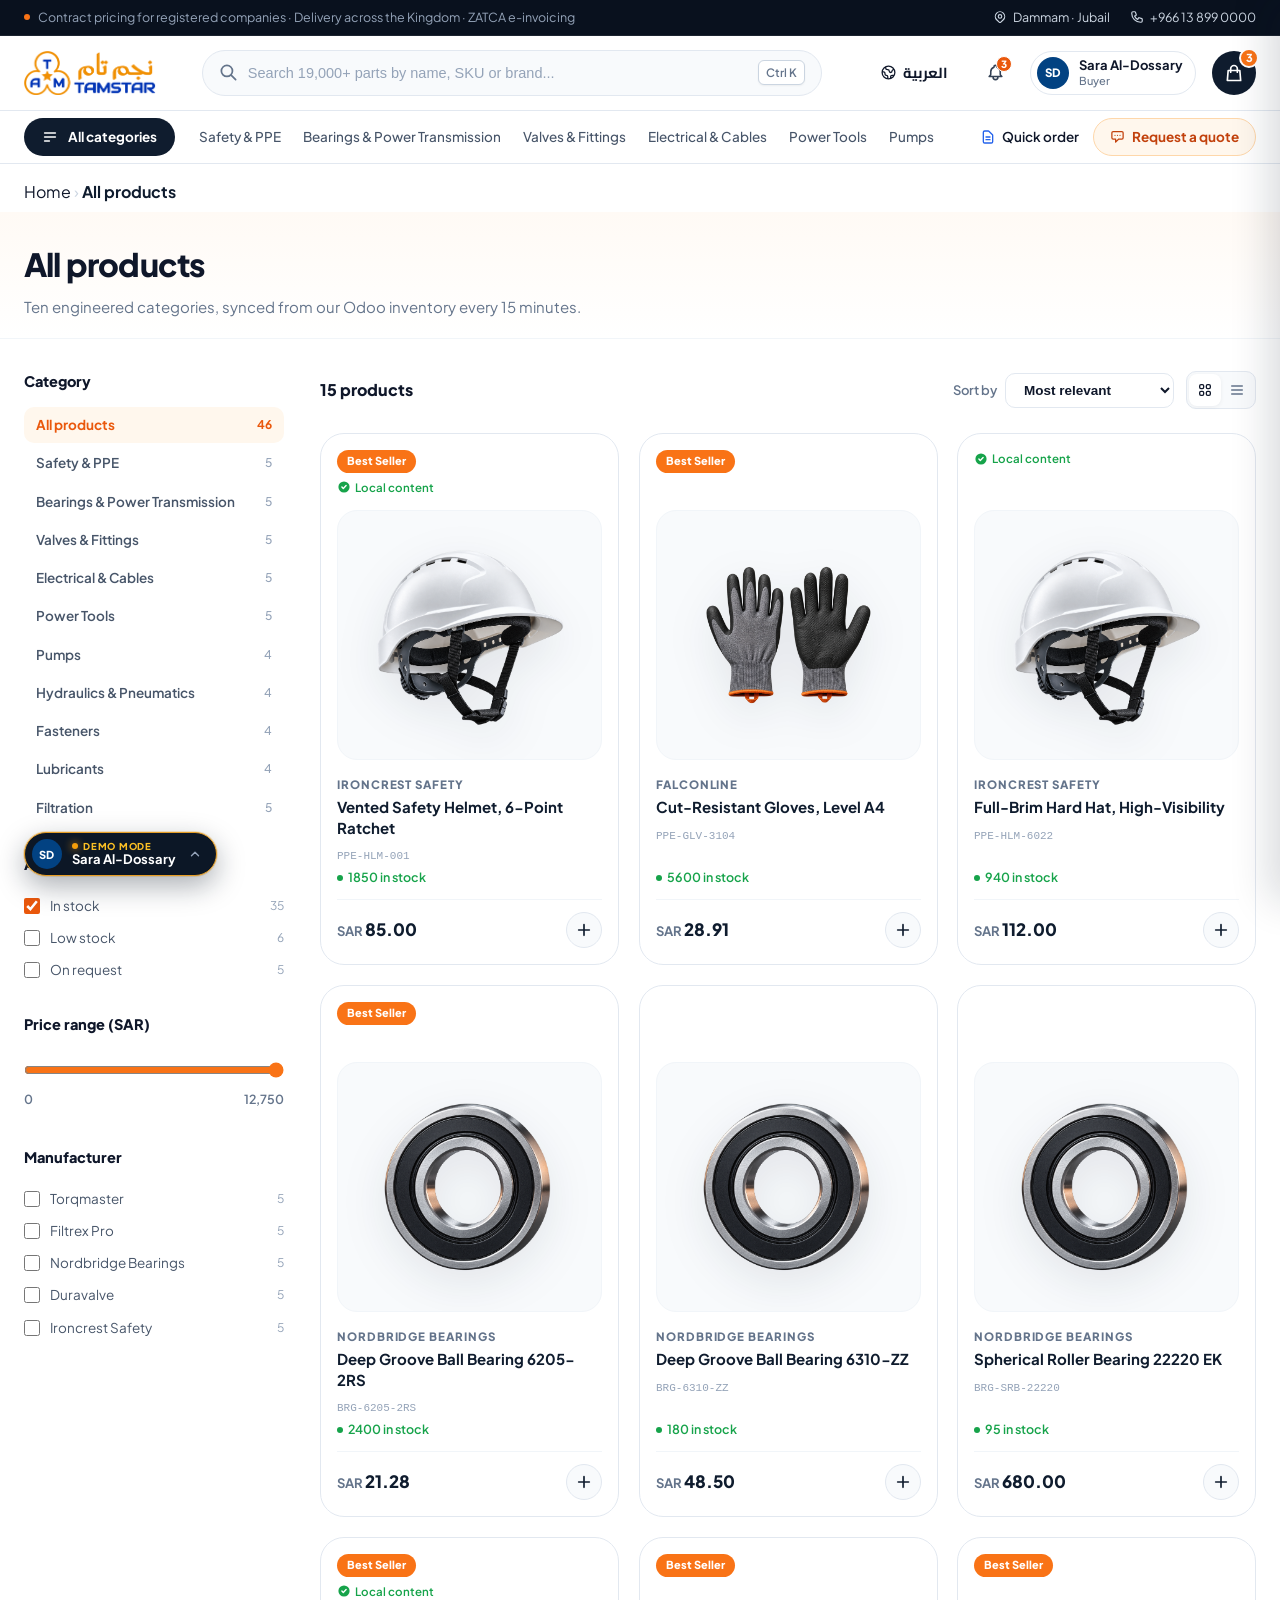
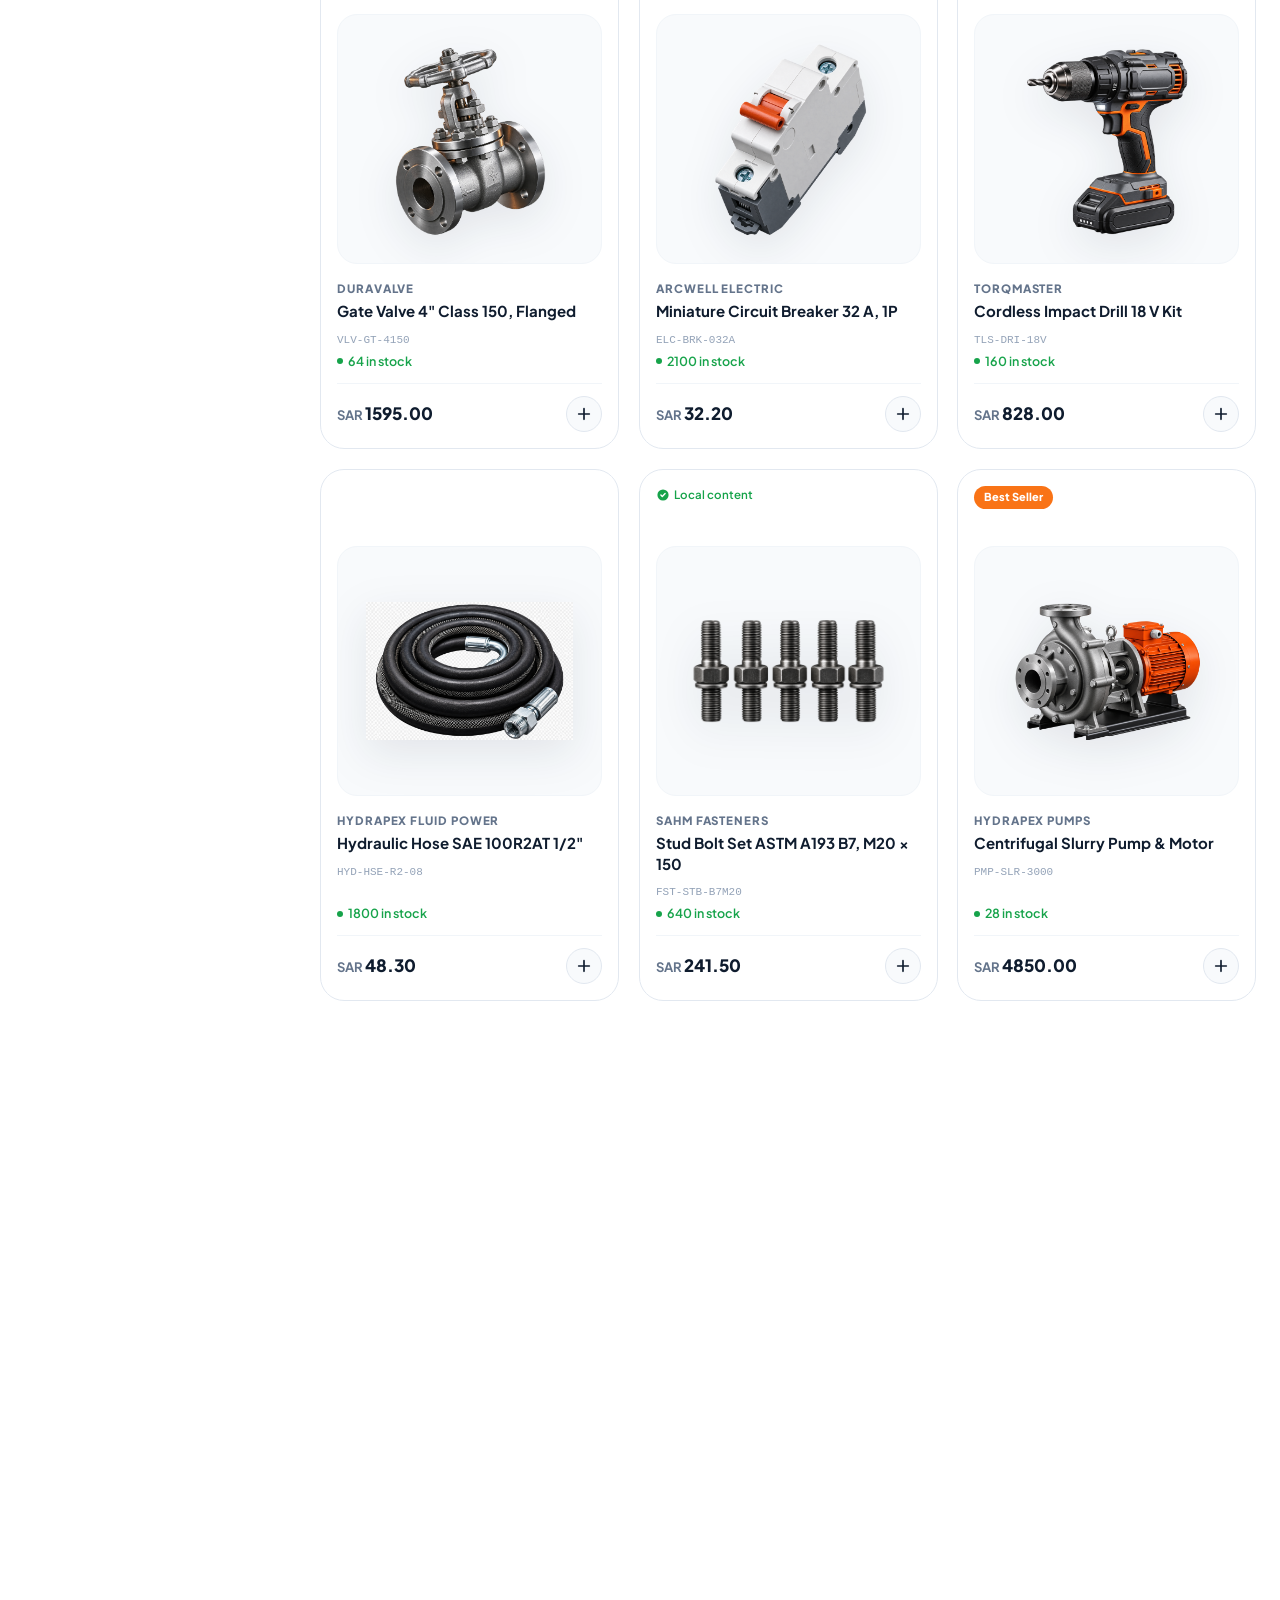
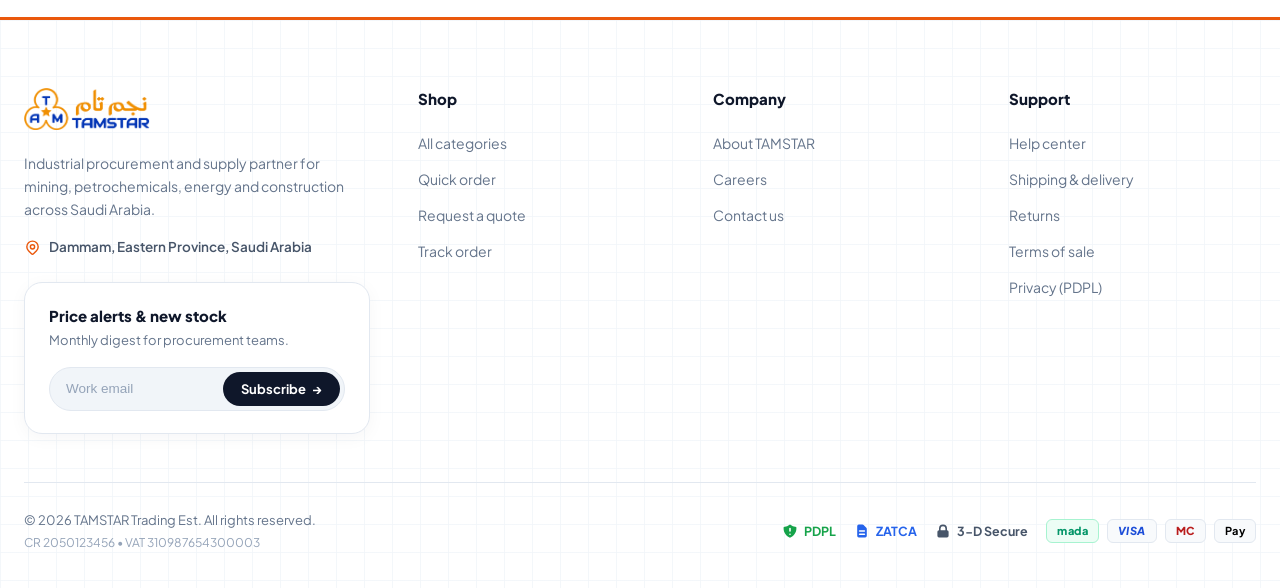
<file: tamstar/categories.html>
<!DOCTYPE html>
<html lang="en">
<head>
  <meta charset="UTF-8">
  <meta name="viewport" content="width=device-width, initial-scale=1.0">
  <title>All Products &amp; Categories | TAMSTAR Industrial Supplies Saudi Arabia</title>
  <meta name="description" content="Explore ten engineered industrial supply categories: Safety & PPE, Bearings, Valves, Electrical, Power Tools, Pumps and more. Contract pricing & ZATCA e-invoicing.">
  <link rel="stylesheet" href="css/style.css">
  <link rel="icon" type="image/svg+xml" href="assets/images/tamstar-logo.svg">
</head>
<body>

  <!-- 1. Top Announcement Bar -->
  <div class="top-announcement-bar">
    <div class="container top-bar-inner">
      <div class="top-bar-left">
        <span class="top-bar-badge"></span>
        <span>Contract pricing for registered companies &middot; Delivery across the Kingdom &middot; ZATCA e-invoicing</span>
      </div>
      <div class="top-bar-right">
        <div class="top-bar-item">
          <svg style="width: 14px; height: 14px;" fill="none" viewBox="0 0 24 24" stroke="currentColor">
            <path stroke-linecap="round" stroke-linejoin="round" stroke-width="2" d="M17.657 16.657L13.414 20.9a1.998 1.998 0 01-2.827 0l-4.244-4.243a8 8 0 1111.314 0z"/>
            <path stroke-linecap="round" stroke-linejoin="round" stroke-width="2" d="M15 11a3 3 0 11-6 0 3 3 0 016 0z"/>
          </svg>
          <span>Dammam &middot; Jubail</span>
        </div>
        <div class="top-bar-item">
          <svg style="width: 14px; height: 14px;" fill="none" viewBox="0 0 24 24" stroke="currentColor">
            <path stroke-linecap="round" stroke-linejoin="round" stroke-width="2" d="M3 5a2 2 0 012-2h3.28a1 1 0 01.948.684l1.498 4.493a1 1 0 01-.502 1.21l-2.257 1.13a11.042 11.042 0 005.516 5.516l1.13-2.257a1 1 0 011.21-.502l4.493 1.498a1 1 0 01.684.949V19a2 2 0 01-2 2h-1C9.716 21 3 14.284 3 6V5z"/>
          </svg>
          <span>+966 13 899 0000</span>
        </div>
      </div>
    </div>
  </div>

  <!-- 2. Main Navigation Header -->
  <header class="main-header">
    <div class="container header-inner">
      <a href="index.html" class="brand-logo-wrap" aria-label="TAMSTAR Industrial Homepage">
        <img src="assets/logo.png" alt="TAMSTAR نجم تام" class="brand-logo-img">
      </a>

      <!-- Search Bar -->
      <div class="search-wrapper">
        <div class="search-input-box">
          <svg class="search-icon" fill="none" viewBox="0 0 24 24" stroke="currentColor">
            <path stroke-linecap="round" stroke-linejoin="round" stroke-width="2.2" d="M21 21l-6-6m2-5a7 7 0 11-14 0 7 7 0 0114 0z"/>
          </svg>
          <input type="text" id="headerSearchInput" class="search-field" placeholder="Search 19,000+ parts by name, SKU or brand..." autocomplete="off">
          <span class="search-kbd-shortcut">Ctrl K</span>
        </div>
      </div>

      <!-- Right Header Actions -->
      <div class="header-actions">
        <button type="button" class="mobile-search-btn" onclick="window.triggerSearchModal()" aria-label="Search Catalog">
          <svg style="width: 20px; height: 20px;" fill="none" viewBox="0 0 24 24" stroke="currentColor">
            <path stroke-linecap="round" stroke-linejoin="round" stroke-width="2.2" d="M21 21l-6-6m2-5a7 7 0 11-14 0 7 7 0 0114 0z"/>
          </svg>
        </button>
        <button type="button" class="lang-switch-btn" onclick="window.showToast('Arabic / العربية version coming soon', 'info')" aria-label="Switch Language to Arabic">
          <svg style="width: 17px; height: 17px;" fill="none" viewBox="0 0 24 24" stroke="currentColor">
            <path stroke-linecap="round" stroke-linejoin="round" stroke-width="1.8" d="M3.055 11H5a2 2 0 012 2v1a2 2 0 002 2 2 2 0 012 2v2.945M8 3.935V5.5A2.5 2.5 0 0010.5 8h.5a2 2 0 012 2 2 2 0 104 0 2 2 0 012-2h1.064M15 20.488V18a2 2 0 012-2h3.064M21 12a9 9 0 11-18 0 9 9 0 0118 0z"/>
          </svg>
          <span>العربية</span>
        </button>

        <button type="button" class="signin-btn" onclick="window.openAuthModal('signin')">
          <svg style="width: 18px; height: 18px;" fill="none" viewBox="0 0 24 24" stroke="currentColor">
            <path stroke-linecap="round" stroke-linejoin="round" stroke-width="2" d="M16 7a4 4 0 11-8 0 4 4 0 018 0zM12 14a7 7 0 00-7 7h14a7 7 0 00-7-7z"/>
          </svg>
          <span>Sign in</span>
        </button>

        <button type="button" class="cart-icon-btn" id="cartButton" onclick="window.openCartSidebar()" aria-label="View Order List">
          <svg style="width: 20px; height: 20px;" fill="none" viewBox="0 0 24 24" stroke="currentColor">
            <path stroke-linecap="round" stroke-linejoin="round" stroke-width="2" d="M16 11V7a4 4 0 00-8 0v4M5 9h14l1 12H4L5 9z"/>
          </svg>
          <span class="cart-badge" id="cartBadge">3</span>
        </button>
      </div>
    </div>
  </header>

  <!-- 3. Sub-Navigation / Categories Bar -->
  <nav class="sub-nav-bar" aria-label="Industrial Categories">
    <div class="container sub-nav-inner">
      <div style="display: flex; align-items: center; gap: 24px;">
        <a href="categories.html" class="all-categories-btn" style="text-decoration: none;">
          <svg style="width: 16px; height: 16px;" fill="none" viewBox="0 0 24 24" stroke="currentColor">
            <path stroke-linecap="round" stroke-linejoin="round" stroke-width="2.5" d="M4 6h16M4 12h16M4 18h7"/>
          </svg>
          <span>All categories</span>
        </a>

        <div class="category-nav-links">
          <a href="categories.html?cat=safety" class="category-nav-link">Safety &amp; PPE</a>
          <a href="categories.html?cat=bearings" class="category-nav-link">Bearings &amp; Power Transmission</a>
          <a href="categories.html?cat=valves" class="category-nav-link">Valves &amp; Fittings</a>
          <a href="categories.html?cat=electrical" class="category-nav-link">Electrical &amp; Cables</a>
          <a href="categories.html?cat=tools" class="category-nav-link">Power Tools</a>
          <a href="categories.html?cat=pumps" class="category-nav-link">Pumps</a>
        </div>
      </div>

      <div class="sub-nav-actions">
        <button type="button" class="quick-order-btn" onclick="window.showToast('Upload your Excel / CSV BOM list for Instant Quoting', 'info')">
          <svg style="width: 16px; height: 16px; color: #2563eb;" fill="none" viewBox="0 0 24 24" stroke="currentColor">
            <path stroke-linecap="round" stroke-linejoin="round" stroke-width="2" d="M9 12h6m-6 4h6m2 5H7a2 2 0 01-2-2V5a2 2 0 012-2h5.586a1 1 0 01.707.293l5.414 5.414a1 1 0 01.293.707V19a2 2 0 01-2 2z"/>
          </svg>
          <span>Quick order</span>
        </button>

        <button type="button" class="request-quote-btn" onclick="window.requestQuote('B2B Tender Requisition')">
          <svg style="width: 15px; height: 15px;" fill="none" viewBox="0 0 24 24" stroke="currentColor">
            <path stroke-linecap="round" stroke-linejoin="round" stroke-width="2" d="M8 10h.01M12 10h.01M16 10h.01M9 16H5a2 2 0 01-2-2V6a2 2 0 012-2h14a2 2 0 012 2v8a2 2 0 01-2 2h-5l-5 5v-5z"/>
          </svg>
          <span>Request a quote</span>
        </button>
      </div>
    </div>
  </nav>

  <!-- 4. Breadcrumbs -->
  <div class="container" style="padding-top: 16px; padding-bottom: 8px;">
    <nav class="breadcrumb-nav" aria-label="Breadcrumb">
      <a href="index.html">Home</a>
      <span class="bc-sep">&rsaquo;</span>
      <span class="bc-current" id="catalogBreadcrumbCurrent">All categories</span>
    </nav>
  </div>

  <!-- 5. Hero Banner (Images 2, 3, 4) -->
  <section class="categories-page-hero">
    <div class="container">
      <h1 class="catalog-title" id="catalogHeroTitle">All products</h1>
      <p class="catalog-subtitle" id="catalogHeroSubtitle">Ten engineered categories, synced from our Odoo inventory every 15 minutes.</p>
    </div>
  </section>

  <!-- 6. Main Catalog Layout (Left Filters + Right Products Grid) -->
  <main class="container catalog-layout-grid">
    <!-- Left Sidebar: Filters (Images 2, 3, 4) -->
    <aside class="catalog-sidebar" id="catalogSidebar">
      <!-- Category Filter Block -->
      <div class="filter-section-block">
        <h3 class="filter-heading">Category</h3>
        <ul class="category-filter-list" id="categoryFilterList">
          <li>
            <a href="javascript:void(0)" class="category-filter-item active" data-cat="all" onclick="window.filterCatalogCategory('all', this)">
              <span>All products</span>
              <span class="cat-filter-count">46</span>
            </a>
          </li>
          <li>
            <a href="javascript:void(0)" class="category-filter-item" data-cat="safety" onclick="window.filterCatalogCategory('safety', this)">
              <span>Safety &amp; PPE</span>
              <span class="cat-filter-count">5</span>
            </a>
          </li>
          <li>
            <a href="javascript:void(0)" class="category-filter-item" data-cat="bearings" onclick="window.filterCatalogCategory('bearings', this)">
              <span>Bearings &amp; Power Transmission</span>
              <span class="cat-filter-count">5</span>
            </a>
          </li>
          <li>
            <a href="javascript:void(0)" class="category-filter-item" data-cat="valves" onclick="window.filterCatalogCategory('valves', this)">
              <span>Valves &amp; Fittings</span>
              <span class="cat-filter-count">5</span>
            </a>
          </li>
          <li>
            <a href="javascript:void(0)" class="category-filter-item" data-cat="electrical" onclick="window.filterCatalogCategory('electrical', this)">
              <span>Electrical &amp; Cables</span>
              <span class="cat-filter-count">5</span>
            </a>
          </li>
          <li>
            <a href="javascript:void(0)" class="category-filter-item" data-cat="tools" onclick="window.filterCatalogCategory('tools', this)">
              <span>Power Tools</span>
              <span class="cat-filter-count">5</span>
            </a>
          </li>
          <li>
            <a href="javascript:void(0)" class="category-filter-item" data-cat="pumps" onclick="window.filterCatalogCategory('pumps', this)">
              <span>Pumps</span>
              <span class="cat-filter-count">4</span>
            </a>
          </li>
          <li>
            <a href="javascript:void(0)" class="category-filter-item" data-cat="hydraulics" onclick="window.filterCatalogCategory('hydraulics', this)">
              <span>Hydraulics &amp; Pneumatics</span>
              <span class="cat-filter-count">4</span>
            </a>
          </li>
          <li>
            <a href="javascript:void(0)" class="category-filter-item" data-cat="fasteners" onclick="window.filterCatalogCategory('fasteners', this)">
              <span>Fasteners</span>
              <span class="cat-filter-count">4</span>
            </a>
          </li>
          <li>
            <a href="javascript:void(0)" class="category-filter-item" data-cat="lubricants" onclick="window.filterCatalogCategory('lubricants', this)">
              <span>Lubricants</span>
              <span class="cat-filter-count">4</span>
            </a>
          </li>
          <li>
            <a href="javascript:void(0)" class="category-filter-item" data-cat="filtration" onclick="window.filterCatalogCategory('filtration', this)">
              <span>Filtration</span>
              <span class="cat-filter-count">5</span>
            </a>
          </li>
        </ul>
      </div>

      <!-- Availability Filter Block (Image 2 & 3) -->
      <div class="filter-section-block">
        <h3 class="filter-heading">Availability</h3>
        <label class="filter-checkbox-label">
          <input type="checkbox" checked onchange="window.showToast('Filtered in-stock items', 'info')">
          <span>In stock</span>
          <span>35</span>
        </label>
        <label class="filter-checkbox-label">
          <input type="checkbox" onchange="window.showToast('Filtered low-stock items', 'info')">
          <span>Low stock</span>
          <span>6</span>
        </label>
        <label class="filter-checkbox-label">
          <input type="checkbox" onchange="window.showToast('Filtered on-request items', 'info')">
          <span>On request</span>
          <span>5</span>
        </label>
      </div>

      <!-- Price Range Filter Block (Image 4) -->
      <div class="filter-section-block">
        <h3 class="filter-heading">Price range (SAR)</h3>
        <div style="padding: 10px 0;">
          <input type="range" min="0" max="12750" value="12750" id="catalogPriceRange" style="width: 100%; accent-color: var(--theme-primary);" oninput="document.getElementById('catalogPriceMax').textContent = parseInt(this.value).toLocaleString()">
          <div style="display: flex; justify-content: space-between; font-size: 12.5px; color: #64748b; margin-top: 6px; font-weight: 600;">
            <span>0</span>
            <span id="catalogPriceMax">12,750</span>
          </div>
        </div>
      </div>

      <!-- Manufacturer Filter Block (Image 4) -->
      <div class="filter-section-block">
        <h3 class="filter-heading">Manufacturer</h3>
        <label class="filter-checkbox-label">
          <input type="checkbox">
          <span>Torqmaster</span>
          <span>5</span>
        </label>
        <label class="filter-checkbox-label">
          <input type="checkbox">
          <span>Filtrex Pro</span>
          <span>5</span>
        </label>
        <label class="filter-checkbox-label">
          <input type="checkbox">
          <span>Nordbridge Bearings</span>
          <span>5</span>
        </label>
        <label class="filter-checkbox-label">
          <input type="checkbox">
          <span>Duravalve</span>
          <span>5</span>
        </label>
        <label class="filter-checkbox-label">
          <input type="checkbox">
          <span>Ironcrest Safety</span>
          <span>5</span>
        </label>
      </div>
    </aside>

    <!-- Right Content: Toolbar + Products Grid -->
    <div class="catalog-main-content">
      <!-- Toolbar (Images 2, 3, 4) -->
      <div class="catalog-toolbar">
        <div style="display: flex; align-items: center; gap: 12px;">
          <span class="catalog-count-label" id="catalogCountLabel">46 products</span>
          <button type="button" class="btn-mobile-filter" onclick="document.getElementById('catalogSidebar').classList.toggle('mobile-open')">
            <svg style="width: 15px; height: 15px;" fill="none" viewBox="0 0 24 24" stroke="currentColor">
              <path stroke-linecap="round" stroke-linejoin="round" stroke-width="2" d="M12 6V4m0 2a2 2 0 100 4m0-4a2 2 0 110 4m-6 8a2 2 0 100-4m0 4a2 2 0 110-4m0 4v2m0-6V4m6 6v10m6-2a2 2 0 100-4m0 4a2 2 0 110-4m0 4v2m0-6V4"/>
            </svg>
            <span>Filters</span>
          </button>
        </div>

        <div class="catalog-toolbar-actions">
          <div style="display: flex; align-items: center; gap: 8px;">
            <span style="font-size: 13px; color: #64748b; font-weight: 600;">Sort by</span>
            <select class="catalog-sort-select" onchange="window.showToast('Sorted by ' + this.value, 'info')">
              <option value="Most relevant">Most relevant</option>
              <option value="Price: Low to High">Price: Low to High</option>
              <option value="Price: High to Low">Price: High to Low</option>
              <option value="Stock Level">Stock Level</option>
            </select>
          </div>

          <div class="catalog-view-toggle">
            <button type="button" class="view-toggle-btn active" title="Grid View">
              <svg style="width: 16px; height: 16px;" fill="none" viewBox="0 0 24 24" stroke="currentColor">
                <path stroke-linecap="round" stroke-linejoin="round" stroke-width="2" d="M4 6a2 2 0 012-2h2a2 2 0 012 2v2a2 2 0 01-2 2H6a2 2 0 01-2-2V6zM14 6a2 2 0 012-2h2a2 2 0 012 2v2a2 2 0 01-2 2h-2a2 2 0 01-2-2V6zM4 16a2 2 0 012-2h2a2 2 0 012 2v2a2 2 0 01-2 2H6a2 2 0 01-2-2v-2zM14 16a2 2 0 012-2h2a2 2 0 012 2v2a2 2 0 01-2 2h-2a2 2 0 01-2-2v-2z"/>
              </svg>
            </button>
            <button type="button" class="view-toggle-btn" title="List View" onclick="window.showToast('Switched to Compact List view', 'info')">
              <svg style="width: 16px; height: 16px;" fill="none" viewBox="0 0 24 24" stroke="currentColor">
                <path stroke-linecap="round" stroke-linejoin="round" stroke-width="2" d="M4 6h16M4 12h16M4 18h16"/>
              </svg>
            </button>
          </div>
        </div>
      </div>

      <!-- Products Grid (3 Columns on Desktop per Image 2 & 3, 2 Columns on Mobile per User Request) -->
      <div class="catalog-grid" id="catalogGrid">
        <!-- Card 1: Vented Safety Helmet -->
        <div class="product-card" onclick="window.location.href='product.html?id=helmet'">
          <div class="product-card-top">
            <span class="badge-best-seller">Best seller</span>
            <span class="badge-local-content"><svg style="width: 14px; height: 14px;" fill="currentColor" viewBox="0 0 20 20"><path fill-rule="evenodd" d="M10 18a8 8 0 100-16 8 8 0 000 16zm3.707-9.293a1 1 0 00-1.414-1.414L9 10.586 7.707 9.293a1 1 0 00-1.414 1.414l2 2a1 1 0 001.414 0l4-4z" clip-rule="evenodd"/></svg><span>Local content</span></span>
          </div>
          <div class="product-image-container">
            <img src="assets/product_transparent/White Safety Hard Hat with Suspension.png" alt="Vented Safety Helmet, 6-Point Ratchet">
            <button type="button" class="product-quick-view-btn" onclick="event.stopPropagation(); window.location.href='product.html?id=helmet'">
              <svg style="width: 15px; height: 15px;" fill="none" viewBox="0 0 24 24" stroke="currentColor">
                <path stroke-linecap="round" stroke-linejoin="round" stroke-width="2" d="M15 12a3 3 0 11-6 0 3 3 0 016 0z"/>
                <path stroke-linecap="round" stroke-linejoin="round" stroke-width="2" d="M2.458 12C3.732 7.943 7.523 5 12 5c4.478 0 8.268 2.943 9.542 7-1.274 4.057-5.064 7-9.542 7-4.477 0-8.268-2.943-9.542-7z"/>
              </svg>
              <span>Quick view</span>
            </button>
          </div>
          <div class="product-details">
            <div class="product-brand">IRONCREST SAFETY</div>
            <h3 class="product-title">Vented Safety Helmet, 6-Point Ratchet</h3>
            <div style="font-size: 11px; color: #94a3b8; font-family: monospace; margin-bottom: 4px;">PPE-HLM-001</div>
            <div class="product-stock-tag">
              <span class="stock-indicator-dot"></span>
              <span>1850 in stock</span>
            </div>
            <div class="product-footer-row">
              <div class="product-price-block">
                <span class="product-price-sar"><span style="font-size: 13px; font-weight: 700; color: #64748b;">SAR </span>85.00</span>
              </div>
              <button type="button" class="product-add-cart-btn" onclick="event.stopPropagation(); window.addToCartAndOpen('helmet')" aria-label="Add to Order">
                <svg style="width: 16px; height: 16px;" fill="none" viewBox="0 0 24 24" stroke="currentColor">
                  <path stroke-linecap="round" stroke-linejoin="round" stroke-width="2.5" d="M12 4v16m8-8H4"/>
                </svg>
              </button>
            </div>
          </div>
        </div>

        <!-- Card 2: Cut-Resistant Gloves -->
        <div class="product-card" onclick="window.location.href='product.html?id=gloves'">
          <div class="product-card-top">
            <span class="badge-best-seller">Best seller</span>
          </div>
          <div class="product-image-container">
            <img src="assets/product_transparent/Grey and Black Grip Work Gloves.png" alt="Cut-Resistant Gloves, Level A4">
            <button type="button" class="product-quick-view-btn" onclick="event.stopPropagation(); window.location.href='product.html?id=gloves'">
              <svg style="width: 15px; height: 15px;" fill="none" viewBox="0 0 24 24" stroke="currentColor">
                <path stroke-linecap="round" stroke-linejoin="round" stroke-width="2" d="M15 12a3 3 0 11-6 0 3 3 0 016 0z"/>
                <path stroke-linecap="round" stroke-linejoin="round" stroke-width="2" d="M2.458 12C3.732 7.943 7.523 5 12 5c4.478 0 8.268 2.943 9.542 7-1.274 4.057-5.064 7-9.542 7-4.477 0-8.268-2.943-9.542-7z"/>
              </svg>
              <span>Quick view</span>
            </button>
          </div>
          <div class="product-details">
            <div class="product-brand">FALCONLINE</div>
            <h3 class="product-title">Cut-Resistant Gloves, Level A4</h3>
            <div style="font-size: 11px; color: #94a3b8; font-family: monospace; margin-bottom: 4px;">PPE-GLV-3104</div>
            <div class="product-stock-tag">
              <span class="stock-indicator-dot"></span>
              <span>5600 in stock</span>
            </div>
            <div class="product-footer-row">
              <div class="product-price-block">
                <span class="product-price-sar"><span style="font-size: 13px; font-weight: 700; color: #64748b;">SAR </span>28.91</span>
              </div>
              <button type="button" class="product-add-cart-btn" onclick="event.stopPropagation(); window.addToCartAndOpen('gloves')" aria-label="Add to Order">
                <svg style="width: 16px; height: 16px;" fill="none" viewBox="0 0 24 24" stroke="currentColor">
                  <path stroke-linecap="round" stroke-linejoin="round" stroke-width="2.5" d="M12 4v16m8-8H4"/>
                </svg>
              </button>
            </div>
          </div>
        </div>

        <!-- Card 3: Deep Groove Ball Bearing -->
        <div class="product-card" onclick="window.location.href='product.html?id=bearing'">
          <div class="product-card-top">
            <span class="badge-best-seller">Best seller</span>
          </div>
          <div class="product-image-container">
            <img src="assets/product_transparent/Polished Silver Ball Bearing Ring.png" alt="Deep Groove Ball Bearing 6205-2RS">
            <button type="button" class="product-quick-view-btn" onclick="event.stopPropagation(); window.location.href='product.html?id=bearing'">
              <svg style="width: 15px; height: 15px;" fill="none" viewBox="0 0 24 24" stroke="currentColor">
                <path stroke-linecap="round" stroke-linejoin="round" stroke-width="2" d="M15 12a3 3 0 11-6 0 3 3 0 016 0z"/>
                <path stroke-linecap="round" stroke-linejoin="round" stroke-width="2" d="M2.458 12C3.732 7.943 7.523 5 12 5c4.478 0 8.268 2.943 9.542 7-1.274 4.057-5.064 7-9.542 7-4.477 0-8.268-2.943-9.542-7z"/>
              </svg>
              <span>Quick view</span>
            </button>
          </div>
          <div class="product-details">
            <div class="product-brand">NORDBRIDGE BEARINGS</div>
            <h3 class="product-title">Deep Groove Ball Bearing 6205-2RS</h3>
            <div style="font-size: 11px; color: #94a3b8; font-family: monospace; margin-bottom: 4px;">BRG-6205-2RS</div>
            <div class="product-stock-tag">
              <span class="stock-indicator-dot"></span>
              <span>2400 in stock</span>
            </div>
            <div class="product-footer-row">
              <div class="product-price-block">
                <span class="product-price-sar"><span style="font-size: 13px; font-weight: 700; color: #64748b;">SAR </span>21.28</span>
              </div>
              <button type="button" class="product-add-cart-btn" onclick="event.stopPropagation(); window.addToCartAndOpen('bearing')" aria-label="Add to Order">
                <svg style="width: 16px; height: 16px;" fill="none" viewBox="0 0 24 24" stroke="currentColor">
                  <path stroke-linecap="round" stroke-linejoin="round" stroke-width="2.5" d="M12 4v16m8-8H4"/>
                </svg>
              </button>
            </div>
          </div>
        </div>

        <!-- Card 4: Gate Valve 4" Class 150 -->
        <div class="product-card" onclick="window.location.href='product.html?id=valve'">
          <div class="product-card-top">
            <span class="badge-best-seller">Best seller</span>
            <span class="badge-local-content"><svg style="width: 14px; height: 14px;" fill="currentColor" viewBox="0 0 20 20"><path fill-rule="evenodd" d="M10 18a8 8 0 100-16 8 8 0 000 16zm3.707-9.293a1 1 0 00-1.414-1.414L9 10.586 7.707 9.293a1 1 0 00-1.414 1.414l2 2a1 1 0 001.414 0l4-4z" clip-rule="evenodd"/></svg><span>Local content</span></span>
          </div>
          <div class="product-image-container">
            <img src="assets/product_transparent/Industrial Gate Valve on Transparent Background.png" alt="Gate Valve 4&quot; Class 150, Flanged">
            <button type="button" class="product-quick-view-btn" onclick="event.stopPropagation(); window.location.href='product.html?id=valve'">
              <svg style="width: 15px; height: 15px;" fill="none" viewBox="0 0 24 24" stroke="currentColor">
                <path stroke-linecap="round" stroke-linejoin="round" stroke-width="2" d="M15 12a3 3 0 11-6 0 3 3 0 016 0z"/>
                <path stroke-linecap="round" stroke-linejoin="round" stroke-width="2" d="M2.458 12C3.732 7.943 7.523 5 12 5c4.478 0 8.268 2.943 9.542 7-1.274 4.057-5.064 7-9.542 7-4.477 0-8.268-2.943-9.542-7z"/>
              </svg>
              <span>Quick view</span>
            </button>
          </div>
          <div class="product-details">
            <div class="product-brand">DURAVALVE</div>
            <h3 class="product-title">Gate Valve 4" Class 150, Flanged</h3>
            <div style="font-size: 11px; color: #94a3b8; font-family: monospace; margin-bottom: 4px;">VLV-GT-4150</div>
            <div class="product-stock-tag">
              <span class="stock-indicator-dot"></span>
              <span>64 in stock</span>
            </div>
            <div class="product-footer-row">
              <div class="product-price-block">
                <span class="product-price-sar"><span style="font-size: 13px; font-weight: 700; color: #64748b;">SAR </span>1,595.00</span>
              </div>
              <button type="button" class="product-add-cart-btn" onclick="event.stopPropagation(); window.addToCartAndOpen('valve')" aria-label="Add to Order">
                <svg style="width: 16px; height: 16px;" fill="none" viewBox="0 0 24 24" stroke="currentColor">
                  <path stroke-linecap="round" stroke-linejoin="round" stroke-width="2.5" d="M12 4v16m8-8H4"/>
                </svg>
              </button>
            </div>
          </div>
        </div>

        <!-- Card 5: Miniature Circuit Breaker -->
        <div class="product-card" onclick="window.location.href='product.html?id=mcb'">
          <div class="product-card-top">
            <span class="badge-best-seller">Best seller</span>
          </div>
          <div class="product-image-container">
            <img src="assets/product_transparent/Off-White DIN Rail Circuit Breaker with Orange Toggle.png" alt="Miniature Circuit Breaker 32 A, 1P">
            <button type="button" class="product-quick-view-btn" onclick="event.stopPropagation(); window.location.href='product.html?id=mcb'">
              <svg style="width: 15px; height: 15px;" fill="none" viewBox="0 0 24 24" stroke="currentColor">
                <path stroke-linecap="round" stroke-linejoin="round" stroke-width="2" d="M15 12a3 3 0 11-6 0 3 3 0 016 0z"/>
                <path stroke-linecap="round" stroke-linejoin="round" stroke-width="2" d="M2.458 12C3.732 7.943 7.523 5 12 5c4.478 0 8.268 2.943 9.542 7-1.274 4.057-5.064 7-9.542 7-4.477 0-8.268-2.943-9.542-7z"/>
              </svg>
              <span>Quick view</span>
            </button>
          </div>
          <div class="product-details">
            <div class="product-brand">ARCWELL ELECTRIC</div>
            <h3 class="product-title">Miniature Circuit Breaker 32 A, 1P</h3>
            <div style="font-size: 11px; color: #94a3b8; font-family: monospace; margin-bottom: 4px;">ELC-BRK-032A</div>
            <div class="product-stock-tag">
              <span class="stock-indicator-dot"></span>
              <span>2100 in stock</span>
            </div>
            <div class="product-footer-row">
              <div class="product-price-block">
                <span class="product-price-sar"><span style="font-size: 13px; font-weight: 700; color: #64748b;">SAR </span>32.20</span>
              </div>
              <button type="button" class="product-add-cart-btn" onclick="event.stopPropagation(); window.addToCartAndOpen('mcb')" aria-label="Add to Order">
                <svg style="width: 16px; height: 16px;" fill="none" viewBox="0 0 24 24" stroke="currentColor">
                  <path stroke-linecap="round" stroke-linejoin="round" stroke-width="2.5" d="M12 4v16m8-8H4"/>
                </svg>
              </button>
            </div>
          </div>
        </div>

        <!-- Card 6: Cordless Impact Drill -->
        <div class="product-card" onclick="window.location.href='product.html?id=drill'">
          <div class="product-card-top">
            <span class="badge-best-seller">Best seller</span>
          </div>
          <div class="product-image-container">
            <img src="assets/product_transparent/Rugged Orange-Accented Cordless Drill.png" alt="Cordless Impact Drill 18 V Kit">
            <button type="button" class="product-quick-view-btn" onclick="event.stopPropagation(); window.location.href='product.html?id=drill'">
              <svg style="width: 15px; height: 15px;" fill="none" viewBox="0 0 24 24" stroke="currentColor">
                <path stroke-linecap="round" stroke-linejoin="round" stroke-width="2" d="M15 12a3 3 0 11-6 0 3 3 0 016 0z"/>
                <path stroke-linecap="round" stroke-linejoin="round" stroke-width="2" d="M2.458 12C3.732 7.943 7.523 5 12 5c4.478 0 8.268 2.943 9.542 7-1.274 4.057-5.064 7-9.542 7-4.477 0-8.268-2.943-9.542-7z"/>
              </svg>
              <span>Quick view</span>
            </button>
          </div>
          <div class="product-details">
            <div class="product-brand">TORQMASTER</div>
            <h3 class="product-title">Cordless Impact Drill 18 V Kit</h3>
            <div style="font-size: 11px; color: #94a3b8; font-family: monospace; margin-bottom: 4px;">TLS-DRI-18V</div>
            <div class="product-stock-tag">
              <span class="stock-indicator-dot"></span>
              <span>160 in stock</span>
            </div>
            <div class="product-footer-row">
              <div class="product-price-block">
                <span class="product-price-sar"><span style="font-size: 13px; font-weight: 700; color: #64748b;">SAR </span>828.00</span>
              </div>
              <button type="button" class="product-add-cart-btn" onclick="event.stopPropagation(); window.addToCartAndOpen('drill')" aria-label="Add to Order">
                <svg style="width: 16px; height: 16px;" fill="none" viewBox="0 0 24 24" stroke="currentColor">
                  <path stroke-linecap="round" stroke-linejoin="round" stroke-width="2.5" d="M12 4v16m8-8H4"/>
                </svg>
              </button>
            </div>
          </div>
        </div>

        <!-- Card 7: End-Suction Centrifugal Pump -->
        <div class="product-card" onclick="window.location.href='product.html?id=pump-end'">
          <div class="product-image-container">
            <img src="assets/product_transparent/Industrial Centrifugal Pump Assembly.png" alt="End-Suction Centrifugal Pump 7.5 kW">
            <button type="button" class="product-quick-view-btn" onclick="event.stopPropagation(); window.location.href='product.html?id=pump-end'">
              <svg style="width: 15px; height: 15px;" fill="none" viewBox="0 0 24 24" stroke="currentColor">
                <path stroke-linecap="round" stroke-linejoin="round" stroke-width="2" d="M15 12a3 3 0 11-6 0 3 3 0 016 0z"/>
                <path stroke-linecap="round" stroke-linejoin="round" stroke-width="2" d="M2.458 12C3.732 7.943 7.523 5 12 5c4.478 0 8.268 2.943 9.542 7-1.274 4.057-5.064 7-9.542 7-4.477 0-8.268-2.943-9.542-7z"/>
              </svg>
              <span>Quick view</span>
            </button>
          </div>
          <div class="product-details">
            <div class="product-brand">HYDRAPEX PUMPS</div>
            <h3 class="product-title">End-Suction Centrifugal Pump 7.5 kW</h3>
            <div style="font-size: 11px; color: #94a3b8; font-family: monospace; margin-bottom: 4px;">PMP-CNT-075</div>
            <div class="product-stock-tag" style="color: #ea580c;">
              <span class="stock-indicator-dot" style="background-color: #ea580c;"></span>
              <span>Only 12 left</span>
            </div>
            <div class="product-footer-row">
              <div class="product-price-block">
                <span class="product-price-sar"><span style="font-size: 13px; font-weight: 700; color: #64748b;">SAR </span>7,750.00</span>
              </div>
              <button type="button" class="product-add-cart-btn" onclick="event.stopPropagation(); window.addToCartAndOpen('pump-end')" aria-label="Add to Order">
                <svg style="width: 16px; height: 16px;" fill="none" viewBox="0 0 24 24" stroke="currentColor">
                  <path stroke-linecap="round" stroke-linejoin="round" stroke-width="2.5" d="M12 4v16m8-8H4"/>
                </svg>
              </button>
            </div>
          </div>
        </div>

        <!-- Card 8: Hydraulic Hose -->
        <div class="product-card" onclick="window.location.href='product.html?id=hose'">
          <div class="product-image-container">
            <img src="assets/product_transparent/Coiled Industrial Hydraulic Hose.png" alt="Hydraulic Hose SAE 100R2AT 1/2&quot;">
            <button type="button" class="product-quick-view-btn" onclick="event.stopPropagation(); window.location.href='product.html?id=hose'">
              <svg style="width: 15px; height: 15px;" fill="none" viewBox="0 0 24 24" stroke="currentColor">
                <path stroke-linecap="round" stroke-linejoin="round" stroke-width="2" d="M15 12a3 3 0 11-6 0 3 3 0 016 0z"/>
                <path stroke-linecap="round" stroke-linejoin="round" stroke-width="2" d="M2.458 12C3.732 7.943 7.523 5 12 5c4.478 0 8.268 2.943 9.542 7-1.274 4.057-5.064 7-9.542 7-4.477 0-8.268-2.943-9.542-7z"/>
              </svg>
              <span>Quick view</span>
            </button>
          </div>
          <div class="product-details">
            <div class="product-brand">HYDRAPEX FLUID POWER</div>
            <h3 class="product-title">Hydraulic Hose SAE 100R2AT 1/2"</h3>
            <div style="font-size: 11px; color: #94a3b8; font-family: monospace; margin-bottom: 4px;">HYD-HSE-R2-08</div>
            <div class="product-stock-tag">
              <span class="stock-indicator-dot"></span>
              <span>1800 in stock</span>
            </div>
            <div class="product-footer-row">
              <div class="product-price-block">
                <span class="product-price-sar"><span style="font-size: 13px; font-weight: 700; color: #64748b;">SAR </span>48.30</span>
              </div>
              <button type="button" class="product-add-cart-btn" onclick="event.stopPropagation(); window.addToCartAndOpen('hose')" aria-label="Add to Order">
                <svg style="width: 16px; height: 16px;" fill="none" viewBox="0 0 24 24" stroke="currentColor">
                  <path stroke-linecap="round" stroke-linejoin="round" stroke-width="2.5" d="M12 4v16m8-8H4"/>
                </svg>
              </button>
            </div>
          </div>
        </div>

        <!-- Card 9: Stud Bolt Set -->
        <div class="product-card" onclick="window.location.href='product.html?id=studs'">
          <div class="product-image-container">
            <img src="assets/product_transparent/Five Identical Threaded Studs with Nuts.png" alt="Stud Bolt Set ASTM A193 B7, M20 × 150">
            <button type="button" class="product-quick-view-btn" onclick="event.stopPropagation(); window.location.href='product.html?id=studs'">
              <svg style="width: 15px; height: 15px;" fill="none" viewBox="0 0 24 24" stroke="currentColor">
                <path stroke-linecap="round" stroke-linejoin="round" stroke-width="2" d="M15 12a3 3 0 11-6 0 3 3 0 016 0z"/>
                <path stroke-linecap="round" stroke-linejoin="round" stroke-width="2" d="M2.458 12C3.732 7.943 7.523 5 12 5c4.478 0 8.268 2.943 9.542 7-1.274 4.057-5.064 7-9.542 7-4.477 0-8.268-2.943-9.542-7z"/>
              </svg>
              <span>Quick view</span>
            </button>
          </div>
          <div class="product-details">
            <div class="product-brand">SAHM FASTENERS</div>
            <h3 class="product-title">Stud Bolt Set ASTM A193 B7, M20 × 150</h3>
            <div style="font-size: 11px; color: #94a3b8; font-family: monospace; margin-bottom: 4px;">FST-STB-B7M20</div>
            <div class="product-stock-tag">
              <span class="stock-indicator-dot"></span>
              <span>640 in stock</span>
            </div>
            <div class="product-footer-row">
              <div class="product-price-block">
                <span class="product-price-sar"><span style="font-size: 13px; font-weight: 700; color: #64748b;">SAR </span>241.50</span>
              </div>
              <button type="button" class="product-add-cart-btn" onclick="event.stopPropagation(); window.addToCartAndOpen('studs')" aria-label="Add to Order">
                <svg style="width: 16px; height: 16px;" fill="none" viewBox="0 0 24 24" stroke="currentColor">
                  <path stroke-linecap="round" stroke-linejoin="round" stroke-width="2.5" d="M12 4v16m8-8H4"/>
                </svg>
              </button>
            </div>
          </div>
        </div>

        <!-- Card 10: Industrial Gear Oil -->
        <div class="product-card" onclick="window.location.href='product.html?id=oil'">
          <div class="product-card-top">
            <span class="badge-best-seller">Best seller</span>
          </div>
          <div class="product-image-container">
            <img src="assets/product_transparent/Weathered Steel Drum with Dual Bungs.png" alt="Industrial Gear Oil ISO VG 320, 208 L">
            <button type="button" class="product-quick-view-btn" onclick="event.stopPropagation(); window.location.href='product.html?id=oil'">
              <svg style="width: 15px; height: 15px;" fill="none" viewBox="0 0 24 24" stroke="currentColor">
                <path stroke-linecap="round" stroke-linejoin="round" stroke-width="2" d="M15 12a3 3 0 11-6 0 3 3 0 016 0z"/>
                <path stroke-linecap="round" stroke-linejoin="round" stroke-width="2" d="M2.458 12C3.732 7.943 7.523 5 12 5c4.478 0 8.268 2.943 9.542 7-1.274 4.057-5.064 7-9.542 7-4.477 0-8.268-2.943-9.542-7z"/>
              </svg>
              <span>Quick view</span>
            </button>
          </div>
          <div class="product-details">
            <div class="product-brand">PETROLON</div>
            <h3 class="product-title">Industrial Gear Oil ISO VG 320, 208 L</h3>
            <div style="font-size: 11px; color: #94a3b8; font-family: monospace; margin-bottom: 4px;">LUB-GR320-208L</div>
            <div class="product-stock-tag">
              <span class="stock-indicator-dot"></span>
              <span>45 in stock</span>
            </div>
            <div class="product-footer-row">
              <div class="product-price-block">
                <span class="product-price-sar"><span style="font-size: 13px; font-weight: 700; color: #64748b;">SAR </span>3,120.00</span>
              </div>
              <button type="button" class="product-add-cart-btn" onclick="event.stopPropagation(); window.addToCartAndOpen('oil')" aria-label="Add to Order">
                <svg style="width: 16px; height: 16px;" fill="none" viewBox="0 0 24 24" stroke="currentColor">
                  <path stroke-linecap="round" stroke-linejoin="round" stroke-width="2.5" d="M12 4v16m8-8H4"/>
                </svg>
              </button>
            </div>
          </div>
        </div>

        <!-- Card 11: Hydraulic Return Filter Element -->
        <div class="product-card" onclick="window.location.href='product.html?id=filter'">
          <div class="product-card-top">
            <span class="badge-best-seller">Best seller</span>
          </div>
          <div class="product-image-container">
            <img src="assets/product_transparent/Industrial Honeycomb Mesh Filter Cartridge.png" alt="Hydraulic Return Filter Element 10 μm">
            <button type="button" class="product-quick-view-btn" onclick="event.stopPropagation(); window.location.href='product.html?id=filter'">
              <svg style="width: 15px; height: 15px;" fill="none" viewBox="0 0 24 24" stroke="currentColor">
                <path stroke-linecap="round" stroke-linejoin="round" stroke-width="2" d="M15 12a3 3 0 11-6 0 3 3 0 016 0z"/>
                <path stroke-linecap="round" stroke-linejoin="round" stroke-width="2" d="M2.458 12C3.732 7.943 7.523 5 12 5c4.478 0 8.268 2.943 9.542 7-1.274 4.057-5.064 7-9.542 7-4.477 0-8.268-2.943-9.542-7z"/>
              </svg>
              <span>Quick view</span>
            </button>
          </div>
          <div class="product-details">
            <div class="product-brand">FILTREX PRO</div>
            <h3 class="product-title">Hydraulic Return Filter Element 10 μm</h3>
            <div style="font-size: 11px; color: #94a3b8; font-family: monospace; margin-bottom: 4px;">FLT-HYD-010U</div>
            <div class="product-stock-tag">
              <span class="stock-indicator-dot"></span>
              <span>320 in stock</span>
            </div>
            <div class="product-footer-row">
              <div class="product-price-block">
                <span class="product-price-sar"><span style="font-size: 13px; font-weight: 700; color: #64748b;">SAR </span>145.00</span>
              </div>
              <button type="button" class="product-add-cart-btn" onclick="event.stopPropagation(); window.addToCartAndOpen('filter')" aria-label="Add to Order">
                <svg style="width: 16px; height: 16px;" fill="none" viewBox="0 0 24 24" stroke="currentColor">
                  <path stroke-linecap="round" stroke-linejoin="round" stroke-width="2.5" d="M12 4v16m8-8H4"/>
                </svg>
              </button>
            </div>
          </div>
        </div>
      </div>
    </div>
  </main>

  <!-- 7. Footer (2 Columns on Mobile for Shop & Company per user request) -->
  <footer class="tamstar-footer">
    <div class="container">
      <div class="footer-top-grid">
        <!-- Col 1: Brand -->
        <div class="footer-brand-col">
          <a href="index.html" class="footer-brand-logo" aria-label="TAMSTAR">
            <img src="assets/logo.png" alt="TAMSTAR نجم تام" class="footer-brand-logo-img" style="height: 42px;">
          </a>
          <p class="footer-brand-blurb">
            Industrial procurement and supply partner for mining, petrochemicals, energy and construction across Saudi Arabia.
          </p>
          <div class="footer-location-row">
            <svg class="footer-loc-icon" viewBox="0 0 24 24" fill="none" stroke="currentColor" stroke-width="2">
              <path stroke-linecap="round" stroke-linejoin="round" d="M17.657 16.657L13.414 20.9a1.998 1.998 0 01-2.827 0l-4.244-4.243a8 8 0 1111.314 0z"/>
              <path stroke-linecap="round" stroke-linejoin="round" d="M15 11a3 3 0 11-6 0 3 3 0 016 0z"/>
            </svg>
            <span>Dammam, Eastern Province, Saudi Arabia</span>
          </div>

          <div class="footer-newsletter-card">
            <h4 class="newsletter-card-title">Price alerts &amp; new stock</h4>
            <p class="newsletter-card-desc">Monthly digest for procurement teams.</p>
            <form class="newsletter-form-row" onsubmit="event.preventDefault(); window.showToast('Subscribed to TAMSTAR price alerts successfully!', 'success'); this.reset();">
              <input type="email" placeholder="Work email" class="newsletter-input" required>
              <button type="submit" class="newsletter-submit-btn">
                <span>Subscribe</span>
                <span>&rarr;</span>
              </button>
            </form>
          </div>
        </div>

        <!-- Col 2: Shop -->
        <div class="footer-links-col">
          <h4 class="footer-col-title">Shop</h4>
          <ul class="footer-links-list">
            <li><a href="categories.html">All categories</a></li>
            <li><a href="#" onclick="window.showToast('Quick Order BOM tool active'); return false;">Quick order</a></li>
            <li><a href="#" onclick="window.requestQuote('B2B Sourcing RFQ'); return false;">Request a quote</a></li>
            <li><a href="#" onclick="window.showToast('Enter Odoo SO to track delivery status'); return false;">Track order</a></li>
          </ul>
        </div>

        <!-- Col 3: Company -->
        <div class="footer-links-col">
          <h4 class="footer-col-title">Company</h4>
          <ul class="footer-links-list">
            <li><a href="#" onclick="window.showToast('About TAMSTAR Saudi Arabia'); return false;">About TAMSTAR</a></li>
            <li><a href="#" onclick="window.showToast('TAMSTAR Careers in Eastern Province'); return false;">Careers</a></li>
            <li><a href="#" onclick="window.showToast('Contact us: +966 13 899 0000 | b2b@tamstar.sa'); return false;">Contact us</a></li>
          </ul>
        </div>

        <!-- Col 4: Support -->
        <div class="footer-links-col">
          <h4 class="footer-col-title">Support</h4>
          <ul class="footer-links-list">
            <li><a href="#" onclick="window.showToast('TAMSTAR Procurement Help Center'); return false;">Help center</a></li>
            <li><a href="#" onclick="window.showToast('Kingdom-wide Delivery & Jubail Support Hub'); return false;">Shipping &amp; delivery</a></li>
            <li><a href="#" onclick="window.showToast('Standard MRO 30-Day Returns Policy'); return false;">Returns</a></li>
            <li><a href="#" onclick="window.showToast('B2B Commercial Terms of Sale'); return false;">Terms of sale</a></li>
            <li><a href="#" onclick="window.showToast('Saudi PDPL Compliant Policy'); return false;">Privacy (PDPL)</a></li>
          </ul>
        </div>
      </div>

      <!-- Footer Bottom Strip -->
      <div class="footer-bottom-strip">
        <div class="footer-bottom-left">
          <div>&copy; 2026 TAMSTAR Trading Est. All rights reserved.</div>
          <div class="footer-cr-vat">CR 2050123456 &bull; VAT 310987654300003</div>
        </div>

        <div class="footer-bottom-right">
          <div class="compliance-badge pdpl-badge">
            <svg viewBox="0 0 20 20" fill="currentColor">
              <path fill-rule="evenodd" d="M10 1.944A11.954 11.954 0 012.166 5C2.056 5.649 2 6.319 2 7c0 5.225 3.34 9.67 8 11.317C14.66 16.67 18 12.225 18 7c0-.682-.057-1.35-.166-2.001A11.954 11.954 0 0110 1.944zM11 14a1 1 0 11-2 0 1 1 0 012 0zm0-7a1 1 0 10-2 0v3a1 1 0 102 0V7z" clip-rule="evenodd"/>
            </svg>
            <span>PDPL</span>
          </div>

          <div class="compliance-badge zatca-badge">
            <svg viewBox="0 0 20 20" fill="currentColor">
              <path fill-rule="evenodd" d="M4 4a2 2 0 012-2h4.586A2 2 0 0112 2.586L15.414 6A2 2 0 0116 7.414V16a2 2 0 01-2 2H6a2 2 0 01-2-2V4zm2 6a1 1 0 011-1h6a1 1 0 110 2H7a1 1 0 01-1-1zm1 3a1 1 0 100 2h6a1 1 0 100-2H7z" clip-rule="evenodd"/>
            </svg>
            <span>ZATCA</span>
          </div>

          <div class="compliance-badge secure-badge">
            <svg viewBox="0 0 20 20" fill="currentColor">
              <path fill-rule="evenodd" d="M5 9V7a5 5 0 0110 0v2a2 2 0 012 2v5a2 2 0 01-2 2H5a2 2 0 01-2-2v-5a2 2 0 012-2zm8-2v2H7V7a3 3 0 016 0z" clip-rule="evenodd"/>
            </svg>
            <span>3-D Secure</span>
          </div>

          <div class="payment-badges-group">
            <span class="pay-badge pay-mada">mada</span>
            <span class="pay-badge pay-visa">VISA</span>
            <span class="pay-badge pay-mc">MC</span>
            <span class="pay-badge pay-apple">Pay</span>
          </div>
        </div>
      </div>
    </div>
  </footer>

  <!-- 8. Sticky Mobile Bottom Navigation -->
  <nav class="mobile-bottom-nav" aria-label="Mobile Navigation">
    <a href="index.html" class="mobile-nav-item">
      <svg fill="none" viewBox="0 0 24 24" stroke="currentColor">
        <path stroke-linecap="round" stroke-linejoin="round" stroke-width="2" d="M3 12l2-2m0 0l7-7 7 7M5 10v10a1 1 0 001 1h3m10-11l2 2m-2-2v10a1 1 0 01-1 1h-3m-6 0a1 1 0 001-1v-4a1 1 0 011-1h2a1 1 0 011 1v4a1 1 0 001 1m-6 0h6"/>
      </svg>
      <span>Home</span>
    </a>
    <a href="categories.html" class="mobile-nav-item active">
      <svg fill="none" viewBox="0 0 24 24" stroke="currentColor">
        <path stroke-linecap="round" stroke-linejoin="round" stroke-width="2" d="M4 6a2 2 0 012-2h2a2 2 0 012 2v2a2 2 0 01-2 2H6a2 2 0 01-2-2V6zM14 6a2 2 0 012-2h2a2 2 0 012 2v2a2 2 0 01-2 2h-2a2 2 0 01-2-2V6zM4 16a2 2 0 012-2h2a2 2 0 012 2v2a2 2 0 01-2 2H6a2 2 0 01-2-2v-2zM14 16a2 2 0 012-2h2a2 2 0 012 2v2a2 2 0 01-2 2h-2a2 2 0 01-2-2v-2z"/>
      </svg>
      <span>Categories</span>
    </a>
    <a href="#" class="mobile-nav-item" onclick="window.triggerSearchModal(); return false;">
      <svg fill="none" viewBox="0 0 24 24" stroke="currentColor">
        <path stroke-linecap="round" stroke-linejoin="round" stroke-width="2" d="M21 21l-6-6m2-5a7 7 0 11-14 0 7 7 0 0114 0z"/>
      </svg>
      <span>Search parts</span>
    </a>
    <a href="#" class="mobile-nav-item" onclick="window.requestQuote('Mobile RFQ Requisition'); return false;">
      <svg fill="none" viewBox="0 0 24 24" stroke="currentColor">
        <path stroke-linecap="round" stroke-linejoin="round" stroke-width="2" d="M9 12h6m-6 4h6m2 5H7a2 2 0 01-2-2V5a2 2 0 012-2h5.586a1 1 0 01.707.293l5.414 5.414a1 1 0 01.293.707V19a2 2 0 01-2 2z"/>
      </svg>
      <span>RFQ</span>
    </a>
    <a href="#" class="mobile-nav-item" onclick="window.openAuthModal('signin'); return false;">
      <svg fill="none" viewBox="0 0 24 24" stroke="currentColor">
        <path stroke-linecap="round" stroke-linejoin="round" stroke-width="2" d="M16 7a4 4 0 11-8 0 4 4 0 018 0zM12 14a7 7 0 00-7 7h14a7 7 0 00-7-7z"/>
      </svg>
      <span>Account</span>
    </a>
  </nav>

  <script src="js/app.js"></script>
</body>
</html>
</file>
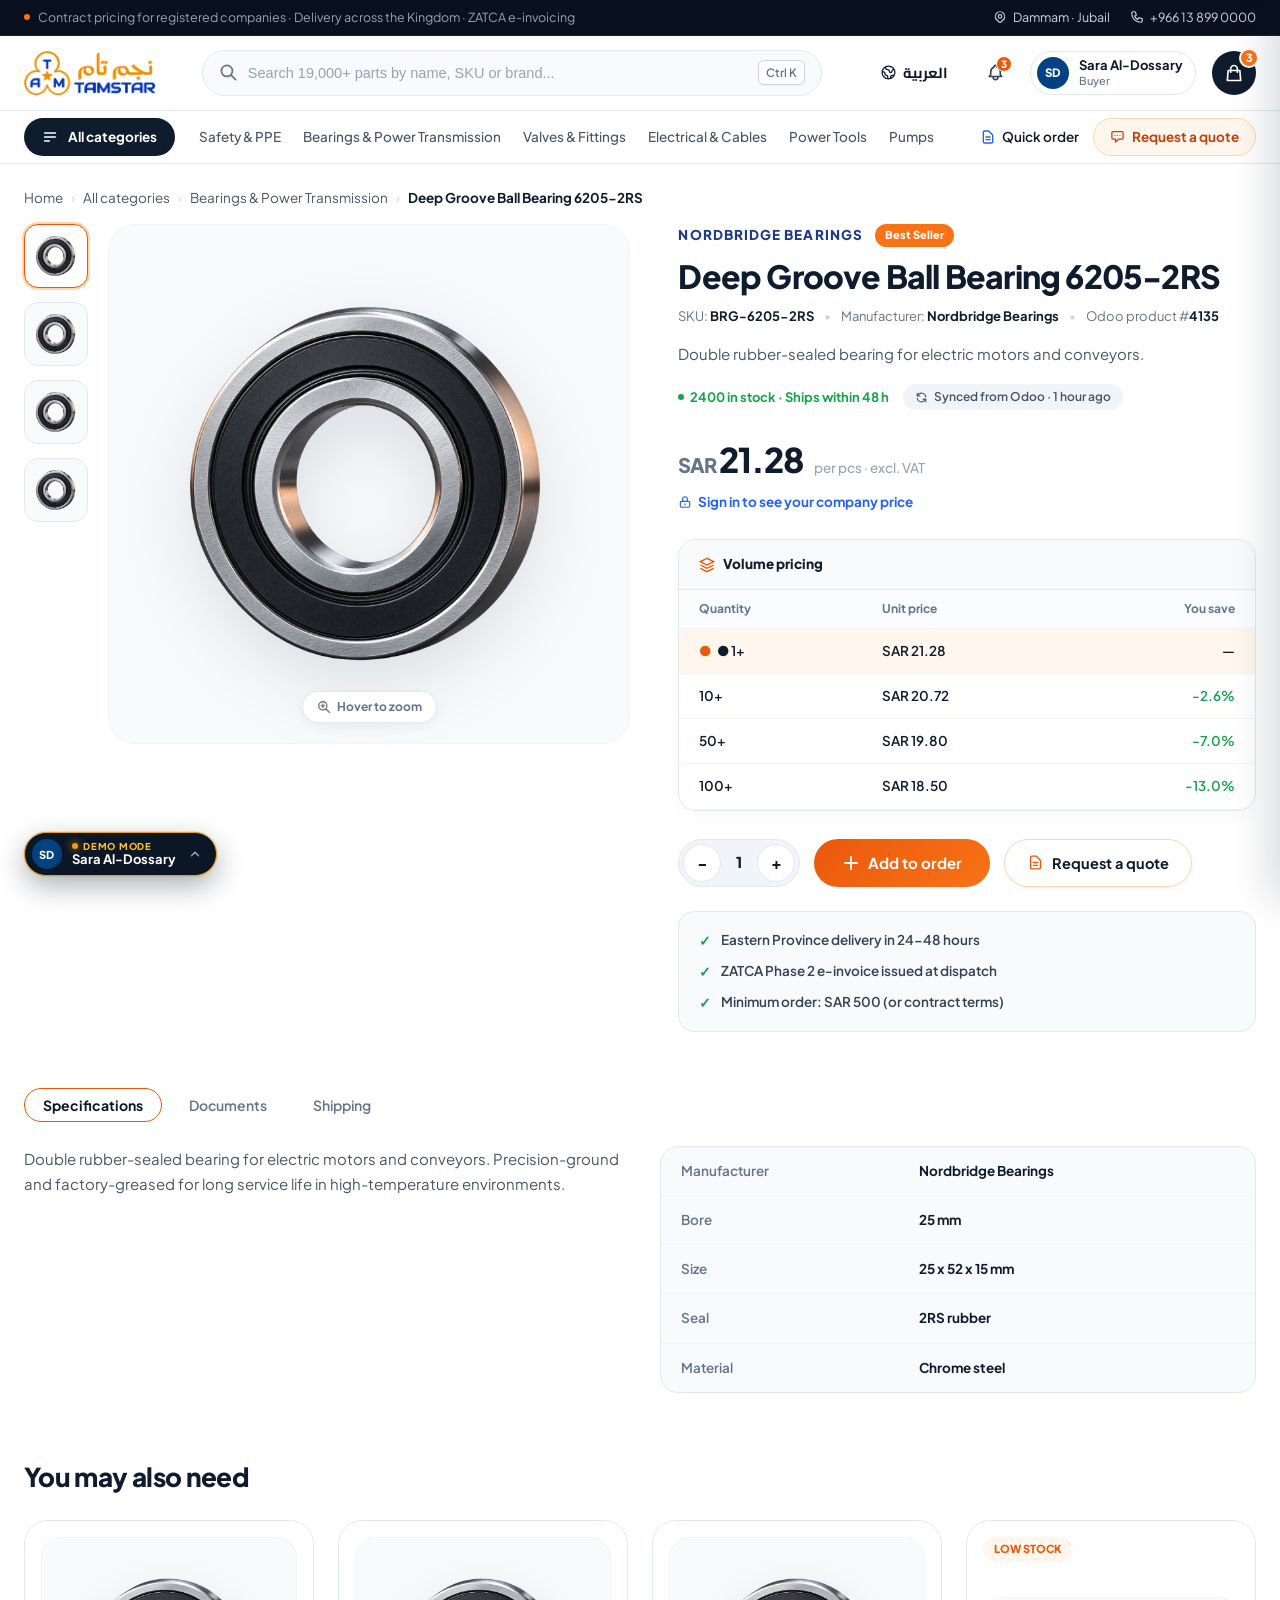
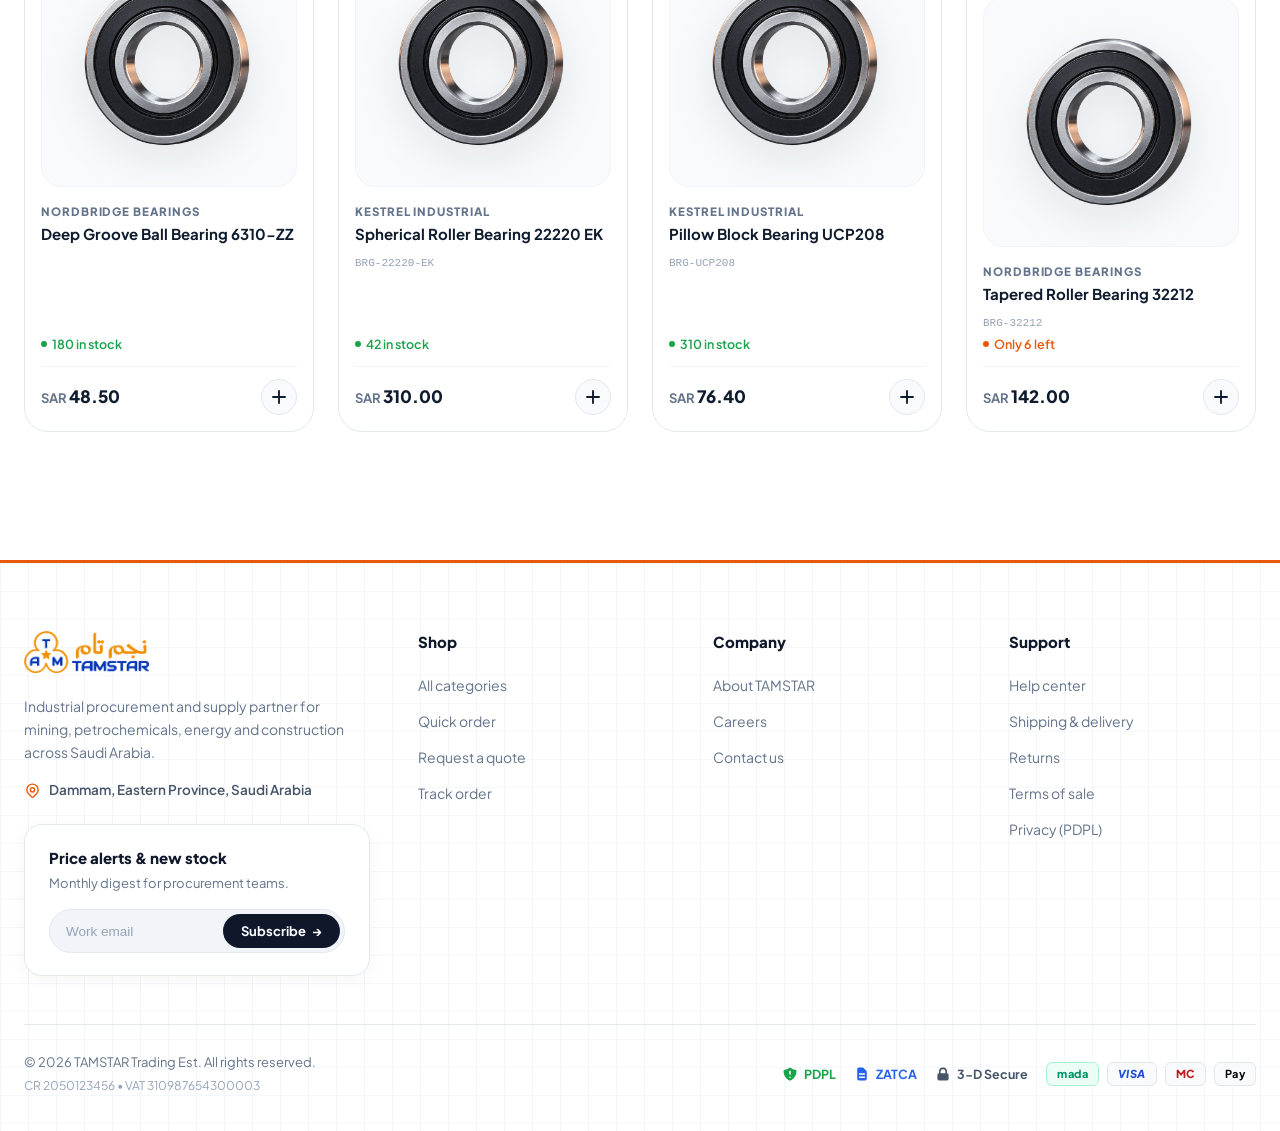
<file: tamstar/product.html>
<!DOCTYPE html>
<html lang="en" dir="ltr">

<head>
  <meta charset="UTF-8">
  <meta name="viewport" content="width=device-width, initial-scale=1.0">
  <title>Deep Groove Ball Bearing 6205-2RS | TAMSTAR Industrial Procurement KSA</title>
  <meta name="description"
    content="Double rubber-sealed bearing for electric motors and conveyors. Precision-ground and factory-greased for long service life in high-temperature environments.">
  <link rel="preconnect" href="https://fonts.googleapis.com">
  <link rel="preconnect" href="https://fonts.gstatic.com" crossorigin>
  <link href="https://fonts.googleapis.com/css2?family=Plus+Jakarta+Sans:wght@400;500;600;700;800;900&display=swap"
    rel="stylesheet">
  <link rel="stylesheet" href="css/style.css">
  <link rel="icon" type="image/svg+xml" href="assets/images/tamstar-logo.svg">
</head>

<body>

  <!-- 1. Top Announcement Bar -->
  <div class="top-announcement-bar">
    <div class="container top-bar-inner">
      <div class="top-bar-left">
        <span class="top-bar-badge"></span>
        <span>Contract pricing for registered companies &middot; Delivery across the Kingdom &middot; ZATCA
          e-invoicing</span>
      </div>
      <div class="top-bar-right">
        <div class="top-bar-item">
          <svg style="width: 14px; height: 14px;" fill="none" viewBox="0 0 24 24" stroke="currentColor">
            <path stroke-linecap="round" stroke-linejoin="round" stroke-width="2"
              d="M17.657 16.657L13.414 20.9a1.998 1.998 0 01-2.827 0l-4.244-4.243a8 8 0 1111.314 0z" />
            <path stroke-linecap="round" stroke-linejoin="round" stroke-width="2"
              d="M15 11a3 3 0 11-6 0 3 3 0 016 0z" />
          </svg>
          <span>Dammam &middot; Jubail</span>
        </div>
        <div class="top-bar-item">
          <svg style="width: 14px; height: 14px;" fill="none" viewBox="0 0 24 24" stroke="currentColor">
            <path stroke-linecap="round" stroke-linejoin="round" stroke-width="2"
              d="M3 5a2 2 0 012-2h3.28a1 1 0 01.948.684l1.498 4.493a1 1 0 01-.502 1.21l-2.257 1.13a11.042 11.042 0 005.516 5.516l1.13-2.257a1 1 0 011.21-.502l4.493 1.498a1 1 0 01.684.949V19a2 2 0 01-2 2h-1C9.716 21 3 14.284 3 6V5z" />
          </svg>
          <span>+966 13 899 0000</span>
        </div>
      </div>
    </div>
  </div>

  <!-- 2. Main Navigation Header -->
  <header class="main-header">
    <div class="container header-inner">
      <a href="index.html" class="brand-logo-wrap" aria-label="TAMSTAR Industrial Homepage">
        <img src="assets/logo.png" alt="TAMSTAR نجم تام" class="brand-logo-img">
      </a>

      <div class="search-wrapper">
        <div class="search-input-box">
          <svg class="search-icon" fill="none" viewBox="0 0 24 24" stroke="currentColor">
            <path stroke-linecap="round" stroke-linejoin="round" stroke-width="2.2"
              d="M21 21l-6-6m2-5a7 7 0 11-14 0 7 7 0 0114 0z" />
          </svg>
          <input type="text" id="headerSearchInput" class="search-field"
            placeholder="Search 19,000+ parts by name, SKU or brand..." autocomplete="off">
          <span class="search-kbd-shortcut">Ctrl K</span>
        </div>
      </div>

      <div class="header-actions">
        <button type="button" class="mobile-search-btn" onclick="window.triggerSearchModal()"
          aria-label="Search Catalog">
          <svg style="width: 20px; height: 20px;" fill="none" viewBox="0 0 24 24" stroke="currentColor">
            <path stroke-linecap="round" stroke-linejoin="round" stroke-width="2.2"
              d="M21 21l-6-6m2-5a7 7 0 11-14 0 7 7 0 0114 0z" />
          </svg>
        </button>

        <button type="button" class="lang-switch-btn"
          onclick="window.showToast('Arabic / العربية version coming soon', 'info')"
          aria-label="Switch Language to Arabic">
          <svg style="width: 17px; height: 17px;" fill="none" viewBox="0 0 24 24" stroke="currentColor">
            <path stroke-linecap="round" stroke-linejoin="round" stroke-width="1.8"
              d="M3.055 11H5a2 2 0 012 2v1a2 2 0 002 2 2 2 0 012 2v2.945M8 3.935V5.5A2.5 2.5 0 0010.5 8h.5a2 2 0 012 2 2 2 0 104 0 2 2 0 012-2h1.064M15 20.488V18a2 2 0 012-2h3.064M21 12a9 9 0 11-18 0 9 9 0 0118 0z" />
          </svg>
          <span>العربية</span>
        </button>

        <button type="button" class="signin-btn" onclick="window.openAuthModal('signin')">
          <svg style="width: 18px; height: 18px;" fill="none" viewBox="0 0 24 24" stroke="currentColor">
            <path stroke-linecap="round" stroke-linejoin="round" stroke-width="2"
              d="M16 7a4 4 0 11-8 0 4 4 0 018 0zM12 14a7 7 0 00-7 7h14a7 7 0 00-7-7z" />
          </svg>
          <span>Sign in</span>
        </button>

        <button type="button" class="cart-icon-btn" onclick="window.openCartSidebar()" aria-label="View Order List">
          <svg style="width: 20px; height: 20px;" fill="none" viewBox="0 0 24 24" stroke="currentColor">
            <path stroke-linecap="round" stroke-linejoin="round" stroke-width="2"
              d="M16 11V7a4 4 0 00-8 0v4M5 9h14l1 12H4L5 9z" />
          </svg>
          <span class="cart-badge" id="cartBadge">3</span>
        </button>
      </div>
    </div>
  </header>

  <!-- 3. Sub-Navigation / Categories Bar -->
  <nav class="sub-nav-bar" aria-label="Industrial Categories">
    <div class="container sub-nav-inner">
      <div style="display: flex; align-items: center; gap: 24px;">
        <a href="categories.html" class="all-categories-btn" style="text-decoration: none;">
          <svg style="width: 16px; height: 16px;" fill="none" viewBox="0 0 24 24" stroke="currentColor">
            <path stroke-linecap="round" stroke-linejoin="round" stroke-width="2.5" d="M4 6h16M4 12h16M4 18h7" />
          </svg>
          <span>All categories</span>
        </a>

        <div class="category-nav-links">
          <a href="categories.html?cat=safety" class="category-nav-link">Safety & PPE</a>
          <a href="categories.html?cat=bearings" class="category-nav-link active">Bearings & Power Transmission</a>
          <a href="categories.html?cat=valves" class="category-nav-link">Valves & Fittings</a>
          <a href="categories.html?cat=electrical" class="category-nav-link">Electrical & Cables</a>
          <a href="categories.html?cat=tools" class="category-nav-link">Power Tools</a>
          <a href="categories.html?cat=pumps" class="category-nav-link">Pumps</a>
        </div>
      </div>

      <div class="sub-nav-actions">
        <button type="button" class="quick-order-btn"
          onclick="window.showToast('Upload your Excel / CSV BOM list for Instant Quoting', 'info')">
          <svg style="width: 16px; height: 16px; color: #2563eb;" fill="none" viewBox="0 0 24 24" stroke="currentColor">
            <path stroke-linecap="round" stroke-linejoin="round" stroke-width="2"
              d="M9 12h6m-6 4h6m2 5H7a2 2 0 01-2-2V5a2 2 0 012-2h5.586a1 1 0 01.707.293l5.414 5.414a1 1 0 01.293.707V19a2 2 0 01-2 2z" />
          </svg>
          <span>Quick order</span>
        </button>

          <a href="rfq.html" class="request-quote-btn" style="text-decoration:none;">
            <svg style="width: 15px; height: 15px;" fill="none" viewBox="0 0 24 24" stroke="currentColor">
              <path stroke-linecap="round" stroke-linejoin="round" stroke-width="2"
                d="M8 10h.01M12 10h.01M16 10h.01M9 16H5a2 2 0 01-2-2V6a2 2 0 012-2h14a2 2 0 012 2v8a2 2 0 01-2 2h-5l-5 5v-5z" />
            </svg>
            <span>Request a quote</span>
        </a>
      </div>
    </div>
  </nav>

  <!-- 4. Breadcrumbs (Image 2) -->
  <div class="container pdp-breadcrumb-container">
    <nav class="pdp-breadcrumbs">
      <a href="index.html">Home</a>
      <span class="bc-sep">›</span>
      <a href="categories.html">All categories</a>
      <span class="bc-sep">›</span>
      <a href="index.html#cat-bearings" id="pdpBreadcrumbCat">Bearings & Power Transmission</a>
      <span class="bc-sep">›</span>
      <span class="bc-current" id="pdpBreadcrumbCurrent">Deep Groove Ball Bearing 6205-2RS</span>
    </nav>
  </div>

  <!-- 5. Product Detail Main Showcase (Image 2 & 3) -->
  <main class="container pdp-main-section">
    <!-- Mobile Title (Visible only on mobile above image stage, per Image 3) -->
    <h1 class="pdp-mobile-title" id="pdpMobileTitle">Deep Groove Ball Bearing 6205-2RS</h1>

    <div class="pdp-showcase-grid">
      <!-- Left: Thumbnails & Big Product Image -->
      <div class="pdp-gallery-wrap">
        <!-- Vertical Thumbnails Strip (Image 2) -->
        <div class="pdp-thumbs-strip">
          <div class="pdp-thumb-box active" onclick="window.selectPdpThumb(0, this)">
            <img src="assets/product_transparent/Polished Silver Ball Bearing Ring.png" alt="Thumbnail 1" id="pdpThumbImg0">
          </div>
          <div class="pdp-thumb-box" onclick="window.selectPdpThumb(1, this)">
            <img src="assets/product_transparent/Polished Silver Ball Bearing Ring.png" alt="Thumbnail 2" id="pdpThumbImg1">
          </div>
          <div class="pdp-thumb-box" onclick="window.selectPdpThumb(2, this)">
            <img src="assets/product_transparent/Polished Silver Ball Bearing Ring.png" alt="Thumbnail 3" id="pdpThumbImg2">
          </div>
          <div class="pdp-thumb-box" onclick="window.selectPdpThumb(3, this)">
            <img src="assets/product_transparent/Polished Silver Ball Bearing Ring.png" alt="Thumbnail 4" id="pdpThumbImg3">
          </div>
        </div>

        <!-- Large Main Image Stage (Image 2) -->
        <div class="pdp-main-image-stage">
          <img src="assets/product_transparent/Polished Silver Ball Bearing Ring.png" alt="Deep Groove Ball Bearing 6205-2RS" id="pdpMainImage"
            class="pdp-featured-img">

          <div class="pdp-hover-zoom-pill">
            <svg style="width: 14px; height: 14px;" fill="none" viewBox="0 0 24 24" stroke="currentColor">
              <path stroke-linecap="round" stroke-linejoin="round" stroke-width="2.2"
                d="M21 21l-6-6m2-5a7 7 0 11-14 0 7 7 0 0114 0zM10 7v6m3-3H7" />
            </svg>
            <span>Hover to zoom</span>
          </div>
        </div>
      </div>

      <!-- Right: Commercial Specs, Pricing, Volume Card, Actions (Image 2 & 3) -->
      <div class="pdp-details-wrap">
        <!-- Brand & Badge -->
        <div class="pdp-brand-row">
          <span class="pdp-brand-name" id="pdpBrand">NORDBRIDGE BEARINGS</span>
          <span class="badge-best-seller">Best seller</span>
        </div>

        <!-- Title -->
        <h1 class="pdp-title" id="pdpTitle">Deep Groove Ball Bearing 6205-2RS</h1>

        <!-- SKU, Manufacturer, Odoo Product ID -->
        <div class="pdp-meta-row">
          <span>SKU: <strong id="pdpSku">BRG-6205-2RS</strong></span>
          <span class="pdp-meta-dot">•</span>
          <span>Manufacturer: <strong id="pdpMfg">Nordbridge Bearings</strong></span>
          <span class="pdp-meta-dot">•</span>
          <span>Odoo product #<strong id="pdpOdoo">4135</strong></span>
        </div>

        <!-- Short Description -->
        <p class="pdp-short-desc" id="pdpShortDesc">
          Double rubber-sealed bearing for electric motors and conveyors.
        </p>

        <!-- Stock Status & Live Odoo Sync Indicator -->
        <div class="pdp-stock-sync-row">
          <div class="pdp-stock-indicator">
            <span class="stock-indicator-dot"></span>
            <span id="pdpStock">2400 in stock · Ships within 48 h</span>
          </div>
          <div class="pdp-odoo-sync-pill">
            <svg style="width: 13px; height: 13px;" fill="none" viewBox="0 0 24 24" stroke="currentColor">
              <path stroke-linecap="round" stroke-linejoin="round" stroke-width="2"
                d="M4 4v5h.582m15.356 2A8.001 8.001 0 004.582 9m0 0H9m11 11v-5h-.581m0 0a8.003 8.003 0 01-15.357-2m15.357 2H15" />
            </svg>
            <span>Synced from Odoo · 1 hour ago</span>
          </div>
        </div>

        <!-- Price -->
        <div class="pdp-price-block">
          <div class="pdp-price-row">
            <span class="pdp-price-main"><span class="sar-prefix">SAR </span><span id="pdpPriceVal">21.28</span></span>
            <span class="pdp-vat-notice">per pcs · excl. VAT</span>
          </div>
          <a href="#" class="pdp-company-price-link"
            onclick="window.showToast('Sign in with your corporate CR to unlock negotiated Aramco, SABIC, or SEC rates', 'info'); return false;">
            <svg style="width: 14px; height: 14px;" fill="none" viewBox="0 0 24 24" stroke="currentColor">
              <path stroke-linecap="round" stroke-linejoin="round" stroke-width="2"
                d="M12 15v2m-6 4h12a2 2 0 002-2v-6a2 2 0 00-2-2H6a2 2 0 00-2 2v6a2 2 0 002 2zm10-10V7a4 4 0 00-8 0v4h8z" />
            </svg>
            <span>Sign in to see your company price</span>
          </a>
        </div>

        <!-- Volume Pricing Card (Image 2) -->
        <div class="pdp-volume-card">
          <div class="pdp-volume-header">
            <svg style="width: 16px; height: 16px; color: #ea580c;" viewBox="0 0 24 24" fill="none"
              stroke="currentColor" stroke-width="2">
              <polygon points="12 2 2 7 12 12 22 7 12 2" />
              <polyline points="2 17 12 22 22 17" />
              <polyline points="2 12 12 17 22 12" />
            </svg>
            <span>Volume pricing</span>
          </div>
          <table class="pdp-volume-table">
            <thead>
              <tr>
                <th>Quantity</th>
                <th>Unit price</th>
                <th>You save</th>
              </tr>
            </thead>
            <tbody id="pdpVolumeTableBody">
              <tr class="active-volume-row">
                <td><span class="vol-active-dot">●</span> 1+</td>
                <td>SAR 21.28</td>
                <td>—</td>
              </tr>
              <tr>
                <td>10+</td>
                <td>SAR 20.72</td>
                <td class="vol-save-col">-2.6%</td>
              </tr>
              <tr>
                <td>50+</td>
                <td>SAR 19.80</td>
                <td class="vol-save-col">-7.0%</td>
              </tr>
              <tr>
                <td>100+</td>
                <td>SAR 18.50</td>
                <td class="vol-save-col">-13.0%</td>
              </tr>
            </tbody>
          </table>
        </div>

        <!-- Stepper & Action Buttons (Image 3) -->
        <div class="pdp-actions-row">
          <div class="pdp-qty-stepper">
            <button type="button" class="stepper-btn" onclick="window.stepPdpQty(-1)">−</button>
            <span class="stepper-val" id="pdpQtyVal">1</span>
            <button type="button" class="stepper-btn" onclick="window.stepPdpQty(1)">+</button>
          </div>

          <button type="button" class="pdp-btn-order" onclick="window.addCurrentPdpToCart()">
            <svg style="width: 18px; height: 18px;" fill="none" viewBox="0 0 24 24" stroke="currentColor">
              <path stroke-linecap="round" stroke-linejoin="round" stroke-width="2.5" d="M12 4v16m8-8H4" />
            </svg>
            <span>Add to order</span>
          </button>

            <button type="button" class="pdp-btn-rfq"
              onclick="window.location.href='rfq.html?item=' + encodeURIComponent(document.getElementById('pdpTitle') ? document.getElementById('pdpTitle').textContent : 'Industrial Part')">
              <svg style="width: 17px; height: 17px; color: #ea580c;" fill="none" viewBox="0 0 24 24"
                stroke="currentColor">
                <path stroke-linecap="round" stroke-linejoin="round" stroke-width="2"
                  d="M9 12h6m-6 4h6m2 5H7a2 2 0 01-2-2V5a2 2 0 012-2h5.586a1 1 0 01.707.293l5.414 5.414a1 1 0 01.293.707V19a2 2 0 01-2 2z" />
              </svg>
              <span>Request a quote</span>
            </button>
        </div>

        <!-- Delivery & Trust Strip (Image 3) -->
        <div class="pdp-trust-card">
          <div class="pdp-trust-item">
            <span class="pdp-check-icon">✓</span>
            <span>Eastern Province delivery in 24-48 hours</span>
          </div>
          <div class="pdp-trust-item">
            <span class="pdp-check-icon">✓</span>
            <span>ZATCA Phase 2 e-invoice issued at dispatch</span>
          </div>
          <div class="pdp-trust-item">
            <span class="pdp-check-icon">✓</span>
            <span>Minimum order: SAR 500 (or contract terms)</span>
          </div>
        </div>
      </div>
    </div>

    <!-- 6. Technical Tabs (Image 3 & 5) -->
    <div class="pdp-tabs-container">
      <div class="pdp-tabs-nav">
        <button type="button" class="pdp-tab-nav-btn active" id="tabBtnSpecs"
          onclick="window.switchPdpTab('specs', this)">Specifications</button>
        <button type="button" class="pdp-tab-nav-btn" id="tabBtnDocs"
          onclick="window.switchPdpTab('docs', this)">Documents</button>
        <button type="button" class="pdp-tab-nav-btn" id="tabBtnShipping"
          onclick="window.switchPdpTab('shipping', this)">Shipping</button>
      </div>

      <!-- Tab Content 1: Specifications (Image 3) -->
      <div class="pdp-tab-pane active" id="tabPaneSpecs">
        <div class="pdp-specs-grid">
          <div class="pdp-specs-desc-col">
            <p id="pdpLongDesc">
              Double rubber-sealed bearing for electric motors and conveyors. Precision-ground and factory-greased for
              long service life in high-temperature environments.
            </p>
          </div>
          <div class="pdp-specs-table-col">
            <table class="pdp-specs-table" id="pdpSpecsTable">
              <tr>
                <td>Manufacturer</td>
                <td>Nordbridge Bearings</td>
              </tr>
              <tr>
                <td>Bore</td>
                <td>25 mm</td>
              </tr>
              <tr>
                <td>Size</td>
                <td>25 x 52 x 15 mm</td>
              </tr>
              <tr>
                <td>Seal</td>
                <td>2RS rubber</td>
              </tr>
              <tr>
                <td>Material</td>
                <td>Chrome steel</td>
              </tr>
            </table>
          </div>
        </div>
      </div>

      <!-- Tab Content 2: Documents (Image 5) -->
      <div class="pdp-tab-pane" id="tabPaneDocs">
        <div class="pdp-docs-grid">
          <div class="pdp-doc-card">
            <div class="pdp-doc-icon-box">
              <svg style="width: 20px; height: 20px;" fill="none" viewBox="0 0 24 24" stroke="currentColor">
                <path stroke-linecap="round" stroke-linejoin="round" stroke-width="2"
                  d="M9 12h6m-6 4h6m2 5H7a2 2 0 01-2-2V5a2 2 0 012-2h5.586a1 1 0 01.707.293l5.414 5.414a1 1 0 01.293.707V19a2 2 0 01-2 2z" />
              </svg>
            </div>
            <div class="pdp-doc-info">
              <div class="pdp-doc-name" id="pdpDoc1Name">BRG-6205-2RS-datasheet.pdf</div>
              <div class="pdp-doc-meta" id="pdpDoc1Meta">PDF · 655 KB</div>
            </div>
            <a href="#" class="pdp-doc-dl-btn"
              onclick="window.showToast('Downloading Datasheet PDF...', 'success'); return false;"
              aria-label="Download Datasheet">
              <svg style="width: 18px; height: 18px;" fill="none" viewBox="0 0 24 24" stroke="currentColor">
                <path stroke-linecap="round" stroke-linejoin="round" stroke-width="2.2"
                  d="M4 16v1a3 3 0 003 3h10a3 3 0 003-3v-1m-4-4l-4 4m0 0l-4-4m4 4V4" />
              </svg>
            </a>
          </div>

          <div class="pdp-doc-card">
            <div class="pdp-doc-icon-box">
              <svg style="width: 20px; height: 20px;" fill="none" viewBox="0 0 24 24" stroke="currentColor">
                <path stroke-linecap="round" stroke-linejoin="round" stroke-width="2"
                  d="M9 12h6m-6 4h6m2 5H7a2 2 0 01-2-2V5a2 2 0 012-2h5.586a1 1 0 01.707.293l5.414 5.414a1 1 0 01.293.707V19a2 2 0 01-2 2z" />
              </svg>
            </div>
            <div class="pdp-doc-info">
              <div class="pdp-doc-name" id="pdpDoc2Name">BRG-6205-2RS-certificate.pdf</div>
              <div class="pdp-doc-meta" id="pdpDoc2Meta">PDF · 265 KB</div>
            </div>
            <a href="#" class="pdp-doc-dl-btn"
              onclick="window.showToast('Downloading Certificate 3.1 PDF...', 'success'); return false;"
              aria-label="Download Certificate">
              <svg style="width: 18px; height: 18px;" fill="none" viewBox="0 0 24 24" stroke="currentColor">
                <path stroke-linecap="round" stroke-linejoin="round" stroke-width="2.2"
                  d="M4 16v1a3 3 0 003 3h10a3 3 0 003-3v-1m-4-4l-4 4m0 0l-4-4m4 4V4" />
              </svg>
            </a>
          </div>
        </div>
      </div>

      <!-- Tab Content 3: Shipping -->
      <div class="pdp-tab-pane" id="tabPaneShipping">
        <div class="pdp-shipping-box">
          <h4 style="font-size: 16px; font-weight: 800; color: #0f172a; margin-bottom: 8px;">Eastern Province Hub
            Logistics</h4>
          <p style="font-size: 14.5px; line-height: 1.65; color: #475569;">
            Orders placed before 2:00 PM are dispatched on the same business day from our Dammam 2nd Industrial City
            Central Warehouse. Direct delivery to Jubail Industrial City, Ras Tanura, Al Khobar, and Hofuf within 24-48
            hours. Gate pass documentation and mill test certificates supplied with each shipment.
          </p>
        </div>
      </div>
    </div>

    <!-- 7. "You may also need" Section (Image 4) -->
    <section class="you-may-need-section">
      <h2 class="you-may-need-title">You may also need</h2>

      <div class="products-grid">
        <!-- Related Product 1: Bearing 6310-ZZ -->
        <div class="product-card" onclick="window.location.href='product.html?id=bearing'">
          <div class="product-image-container">
            <img src="assets/product_transparent/Polished Silver Ball Bearing Ring.png" alt="Deep Groove Ball Bearing 6310-ZZ">
            <button type="button" class="product-quick-view-btn"
              onclick="event.stopPropagation(); window.location.href='product.html?id=bearing'">
              <svg style="width: 15px; height: 15px;" fill="none" viewBox="0 0 24 24" stroke="currentColor">
                <path stroke-linecap="round" stroke-linejoin="round" stroke-width="2"
                  d="M15 12a3 3 0 11-6 0 3 3 0 016 0z" />
                <path stroke-linecap="round" stroke-linejoin="round" stroke-width="2"
                  d="M2.458 12C3.732 7.943 7.523 5 12 5c4.478 0 8.268 2.943 9.542 7-1.274 4.057-5.064 7-9.542 7-4.477 0-8.268-2.943-9.542-7z" />
              </svg>
              <span>Quick view</span>
            </button>
          </div>
          <div class="product-details">
            <div class="product-brand">NORDBRIDGE BEARINGS</div>
            <h3 class="product-title">Deep Groove Ball Bearing 6310-ZZ</h3>
            <div class="product-stock-tag">
              <span class="stock-indicator-dot"></span>
              <span>180 in stock</span>
            </div>
            <div class="product-footer-row">
              <div class="product-price-block">
                <span class="product-price-sar"><span style="font-size: 13px; font-weight: 700; color: #64748b;">SAR
                  </span>48.50</span>
              </div>
              <button type="button" class="product-add-cart-btn"
                onclick="event.stopPropagation(); window.addToCartAndOpen('bearing-6310')" aria-label="Add to Order">
                <svg style="width: 18px; height: 18px;" fill="none" viewBox="0 0 24 24" stroke="currentColor">
                  <path stroke-linecap="round" stroke-linejoin="round" stroke-width="2.5" d="M12 4v16m8-8H4" />
                </svg>
              </button>
            </div>
          </div>
        </div>

        <!-- Related Product 2: Spherical Roller Bearing 22220 EK -->
        <div class="product-card" onclick="window.location.href='product.html?id=bearing'">
          <div class="product-image-container">
            <img src="assets/product_transparent/Polished Silver Ball Bearing Ring.png" alt="Spherical Roller Bearing 22220 EK">
            <button type="button" class="product-quick-view-btn"
              onclick="event.stopPropagation(); window.location.href='product.html?id=bearing'">
              <svg style="width: 15px; height: 15px;" fill="none" viewBox="0 0 24 24" stroke="currentColor">
                <path stroke-linecap="round" stroke-linejoin="round" stroke-width="2"
                  d="M15 12a3 3 0 11-6 0 3 3 0 016 0z" />
                <path stroke-linecap="round" stroke-linejoin="round" stroke-width="2"
                  d="M2.458 12C3.732 7.943 7.523 5 12 5c4.478 0 8.268 2.943 9.542 7-1.274 4.057-5.064 7-9.542 7-4.477 0-8.268-2.943-9.542-7z" />
              </svg>
              <span>Quick view</span>
            </button>
          </div>
          <div class="product-details">
            <div class="product-brand">KESTREL INDUSTRIAL</div>
            <h3 class="product-title">Spherical Roller Bearing 22220 EK</h3>
            <div style="font-size: 11px; color: #94a3b8; font-family: monospace; margin-bottom: 4px;">BRG-22220-EK</div>
            <div class="product-stock-tag">
              <span class="stock-indicator-dot"></span>
              <span>42 in stock</span>
            </div>
            <div class="product-footer-row">
              <div class="product-price-block">
                <span class="product-price-sar"><span style="font-size: 13px; font-weight: 700; color: #64748b;">SAR
                  </span>310.00</span>
              </div>
              <button type="button" class="product-add-cart-btn"
                onclick="event.stopPropagation(); window.addToCartAndOpen('bearing-roller')" aria-label="Add to Order">
                <svg style="width: 18px; height: 18px;" fill="none" viewBox="0 0 24 24" stroke="currentColor">
                  <path stroke-linecap="round" stroke-linejoin="round" stroke-width="2.5" d="M12 4v16m8-8H4" />
                </svg>
              </button>
            </div>
          </div>
        </div>

        <!-- Related Product 3: Pillow Block Bearing UCP208 -->
        <div class="product-card" onclick="window.location.href='product.html?id=bearing'">
          <div class="product-image-container">
            <img src="assets/product_transparent/Polished Silver Ball Bearing Ring.png" alt="Pillow Block Bearing UCP208">
            <button type="button" class="product-quick-view-btn"
              onclick="event.stopPropagation(); window.location.href='product.html?id=bearing'">
              <svg style="width: 15px; height: 15px;" fill="none" viewBox="0 0 24 24" stroke="currentColor">
                <path stroke-linecap="round" stroke-linejoin="round" stroke-width="2"
                  d="M15 12a3 3 0 11-6 0 3 3 0 016 0z" />
                <path stroke-linecap="round" stroke-linejoin="round" stroke-width="2"
                  d="M2.458 12C3.732 7.943 7.523 5 12 5c4.478 0 8.268 2.943 9.542 7-1.274 4.057-5.064 7-9.542 7-4.477 0-8.268-2.943-9.542-7z" />
              </svg>
              <span>Quick view</span>
            </button>
          </div>
          <div class="product-details">
            <div class="product-brand">KESTREL INDUSTRIAL</div>
            <h3 class="product-title">Pillow Block Bearing UCP208</h3>
            <div style="font-size: 11px; color: #94a3b8; font-family: monospace; margin-bottom: 4px;">BRG-UCP208</div>
            <div class="product-stock-tag">
              <span class="stock-indicator-dot"></span>
              <span>310 in stock</span>
            </div>
            <div class="product-footer-row">
              <div class="product-price-block">
                <span class="product-price-sar"><span style="font-size: 13px; font-weight: 700; color: #64748b;">SAR
                  </span>76.40</span>
              </div>
              <button type="button" class="product-add-cart-btn"
                onclick="event.stopPropagation(); window.addToCartAndOpen('bearing')" aria-label="Add to Order">
                <svg style="width: 18px; height: 18px;" fill="none" viewBox="0 0 24 24" stroke="currentColor">
                  <path stroke-linecap="round" stroke-linejoin="round" stroke-width="2.5" d="M12 4v16m8-8H4" />
                </svg>
              </button>
            </div>
          </div>
        </div>

        <!-- Related Product 4: Tapered Roller Bearing 32212 -->
        <div class="product-card" onclick="window.location.href='product.html?id=bearing'">
          <div class="product-card-top">
            <span class="badge-low-stock">Low stock</span>
          </div>
          <div class="product-image-container">
            <img src="assets/product_transparent/Polished Silver Ball Bearing Ring.png" alt="Tapered Roller Bearing 32212">
            <button type="button" class="product-quick-view-btn"
              onclick="event.stopPropagation(); window.location.href='product.html?id=bearing'">
              <svg style="width: 15px; height: 15px;" fill="none" viewBox="0 0 24 24" stroke="currentColor">
                <path stroke-linecap="round" stroke-linejoin="round" stroke-width="2"
                  d="M15 12a3 3 0 11-6 0 3 3 0 016 0z" />
                <path stroke-linecap="round" stroke-linejoin="round" stroke-width="2"
                  d="M2.458 12C3.732 7.943 7.523 5 12 5c4.478 0 8.268 2.943 9.542 7-1.274 4.057-5.064 7-9.542 7-4.477 0-8.268-2.943-9.542-7z" />
              </svg>
              <span>Quick view</span>
            </button>
          </div>
          <div class="product-details">
            <div class="product-brand">NORDBRIDGE BEARINGS</div>
            <h3 class="product-title">Tapered Roller Bearing 32212</h3>
            <div style="font-size: 11px; color: #94a3b8; font-family: monospace; margin-bottom: 4px;">BRG-32212</div>
            <div class="product-stock-tag" style="color: #ea580c;">
              <span class="stock-indicator-dot" style="background-color: #ea580c;"></span>
              <span>Only 6 left</span>
            </div>
            <div class="product-footer-row">
              <div class="product-price-block">
                <span class="product-price-sar"><span style="font-size: 13px; font-weight: 700; color: #64748b;">SAR
                  </span>142.00</span>
              </div>
              <button type="button" class="product-add-cart-btn"
                onclick="event.stopPropagation(); window.addToCartAndOpen('bearing')" aria-label="Add to Order">
                <svg style="width: 18px; height: 18px;" fill="none" viewBox="0 0 24 24" stroke="currentColor">
                  <path stroke-linecap="round" stroke-linejoin="round" stroke-width="2.5" d="M12 4v16m8-8H4" />
                </svg>
              </button>
            </div>
          </div>
        </div>
      </div>
    </section>
  </main>

  <!-- 8. Light B2B Industrial Footer (Reference Image 1) -->
  <footer class="tamstar-footer">
    <div class="container">
      <div class="footer-top-grid">
        <div class="footer-brand-col">
          <a href="index.html" class="footer-brand-logo" aria-label="TAMSTAR">
            <img src="assets/logo.png" alt="TAMSTAR نجم تام" class="footer-brand-logo-img" style="height: 42px;">
          </a>
          <p class="footer-brand-blurb">
            Industrial procurement and supply partner for mining, petrochemicals, energy and construction across Saudi
            Arabia.
          </p>
          <div class="footer-location-row">
            <svg class="footer-loc-icon" viewBox="0 0 24 24" fill="none" stroke="currentColor" stroke-width="2">
              <path stroke-linecap="round" stroke-linejoin="round"
                d="M17.657 16.657L13.414 20.9a1.998 1.998 0 01-2.827 0l-4.244-4.243a8 8 0 1111.314 0z" />
              <path stroke-linecap="round" stroke-linejoin="round" d="M15 11a3 3 0 11-6 0 3 3 0 016 0z" />
            </svg>
            <span>Dammam, Eastern Province, Saudi Arabia</span>
          </div>

          <div class="footer-newsletter-card">
            <h4 class="newsletter-card-title">Price alerts &amp; new stock</h4>
            <p class="newsletter-card-desc">Monthly digest for procurement teams.</p>
            <form class="newsletter-form-row"
              onsubmit="event.preventDefault(); window.showToast('Subscribed to TAMSTAR price alerts successfully!', 'success'); this.reset();">
              <input type="email" placeholder="Work email" class="newsletter-input" required>
              <button type="submit" class="newsletter-submit-btn">
                <span>Subscribe</span>
                <span>&rarr;</span>
              </button>
            </form>
          </div>
        </div>

        <div class="footer-links-col">
          <h4 class="footer-col-title">Shop</h4>
          <ul class="footer-links-list">
            <li><a href="index.html#categoriesSection">All categories</a></li>
            <li><a href="#" onclick="window.showToast('Quick Order BOM tool active'); return false;">Quick order</a>
            </li>
            <li><a href="rfq.html">Request a quote</a></li>
            <li><a href="#" onclick="window.showToast('Enter Odoo SO to track delivery status'); return false;">Track
                order</a></li>
          </ul>
        </div>

        <div class="footer-links-col">
          <h4 class="footer-col-title">Company</h4>
          <ul class="footer-links-list">
            <li><a href="#" onclick="window.showToast('About TAMSTAR Saudi Arabia'); return false;">About TAMSTAR</a>
            </li>
            <li><a href="#" onclick="window.showToast('TAMSTAR Careers in Eastern Province'); return false;">Careers</a>
            </li>
            <li><a href="#"
                onclick="window.showToast('Contact us: +966 13 899 0000 | b2b@tamstar.sa'); return false;">Contact
                us</a></li>
          </ul>
        </div>

        <div class="footer-links-col">
          <h4 class="footer-col-title">Support</h4>
          <ul class="footer-links-list">
            <li><a href="#" onclick="window.showToast('TAMSTAR Procurement Help Center'); return false;">Help center</a>
            </li>
            <li><a href="#"
                onclick="window.showToast('Kingdom-wide Delivery & Jubail Support Hub'); return false;">Shipping &amp;
                delivery</a></li>
            <li><a href="#" onclick="window.showToast('Standard MRO 30-Day Returns Policy'); return false;">Returns</a>
            </li>
            <li><a href="#" onclick="window.showToast('B2B Commercial Terms of Sale'); return false;">Terms of sale</a>
            </li>
            <li><a href="#" onclick="window.showToast('Saudi PDPL Compliant Policy'); return false;">Privacy (PDPL)</a>
            </li>
          </ul>
        </div>
      </div>

      <div class="footer-bottom-strip">
        <div class="footer-bottom-left">
          <div>&copy; 2026 TAMSTAR Trading Est. All rights reserved.</div>
          <div class="footer-cr-vat">CR 2050123456 &bull; VAT 310987654300003</div>
        </div>

        <div class="footer-bottom-right">
          <div class="compliance-badge pdpl-badge">
            <svg viewBox="0 0 20 20" fill="currentColor">
              <path fill-rule="evenodd"
                d="M10 1.944A11.954 11.954 0 012.166 5C2.056 5.649 2 6.319 2 7c0 5.225 3.34 9.67 8 11.317C14.66 16.67 18 12.225 18 7c0-.682-.057-1.35-.166-2.001A11.954 11.954 0 0110 1.944zM11 14a1 1 0 11-2 0 1 1 0 012 0zm0-7a1 1 0 10-2 0v3a1 1 0 102 0V7z"
                clip-rule="evenodd" />
            </svg>
            <span>PDPL</span>
          </div>

          <div class="compliance-badge zatca-badge">
            <svg viewBox="0 0 20 20" fill="currentColor">
              <path fill-rule="evenodd"
                d="M4 4a2 2 0 012-2h4.586A2 2 0 0112 2.586L15.414 6A2 2 0 0116 7.414V16a2 2 0 01-2 2H6a2 2 0 01-2-2V4zm2 6a1 1 0 011-1h6a1 1 0 110 2H7a1 1 0 01-1-1zm1 3a1 1 0 100 2h6a1 1 0 100-2H7z"
                clip-rule="evenodd" />
            </svg>
            <span>ZATCA</span>
          </div>

          <div class="compliance-badge secure-badge">
            <svg viewBox="0 0 20 20" fill="currentColor">
              <path fill-rule="evenodd"
                d="M5 9V7a5 5 0 0110 0v2a2 2 0 012 2v5a2 2 0 01-2 2H5a2 2 0 01-2-2v-5a2 2 0 012-2zm8-2v2H7V7a3 3 0 016 0z"
                clip-rule="evenodd" />
            </svg>
            <span>3-D Secure</span>
          </div>

          <div class="payment-badges-group">
            <span class="pay-badge pay-mada">mada</span>
            <span class="pay-badge pay-visa">VISA</span>
            <span class="pay-badge pay-mc">MC</span>
            <span class="pay-badge pay-apple">Pay</span>
          </div>
        </div>
      </div>
    </div>
  </footer>



  <!-- Floating Scroll To Top Button -->
  <button type="button" class="floating-scroll-top" id="scrollTopBtn" aria-label="Scroll to top of page"
    title="Scroll to top">
    <svg style="width: 20px; height: 20px;" fill="none" viewBox="0 0 24 24" stroke="currentColor">
      <path stroke-linecap="round" stroke-linejoin="round" stroke-width="2.5" d="M5 10l7-7m0 0l7 7m-7-7v18" />
    </svg>
  </button>

  <!-- Mobile Sticky Bottom Navigation -->
  <nav class="mobile-bottom-nav" aria-label="Mobile Navigation">
    <a href="index.html" class="mobile-nav-item">
      <svg viewBox="0 0 24 24" fill="none" stroke="currentColor" stroke-width="2.2" stroke-linecap="round"
        stroke-linejoin="round">
        <path d="M3 9l9-7 9 7v11a2 2 0 0 1-2 2H5a2 2 0 0 1-2-2z"></path>
        <polyline points="9 22 9 12 15 12 15 22"></polyline>
      </svg>
      <span>Home</span>
    </a>
    <a href="categories.html" class="mobile-nav-item">
      <svg viewBox="0 0 24 24" fill="none" stroke="currentColor" stroke-width="2.2" stroke-linecap="round"
        stroke-linejoin="round">
        <rect x="3" y="3" width="7" height="7"></rect>
        <rect x="14" y="3" width="7" height="7"></rect>
        <rect x="14" y="14" width="7" height="7"></rect>
        <rect x="3" y="14" width="7" height="7"></rect>
      </svg>
      <span>Categories</span>
    </a>
    <a href="#" class="mobile-nav-item" onclick="window.triggerSearchModal(); return false;">
      <svg viewBox="0 0 24 24" fill="none" stroke="currentColor" stroke-width="2.2" stroke-linecap="round"
        stroke-linejoin="round">
        <circle cx="11" cy="11" r="8"></circle>
        <line x1="21" y1="21" x2="16.65" y2="16.65"></line>
      </svg>
      <span>Search parts</span>
    </a>
      <a href="rfq.html" class="mobile-nav-item">
        <svg viewBox="0 0 24 24" fill="none" stroke="currentColor" stroke-width="2.2" stroke-linecap="round"
          stroke-linejoin="round">
          <path d="M14 2H6a2 2 0 0 0-2 2v16a2 2 0 0 0 2 2h12a2 2 0 0 0 2-2V8z"></path>
          <polyline points="14 2 14 8 20 8"></polyline>
          <line x1="16" y1="13" x2="8" y2="13"></line>
          <line x1="16" y1="17" x2="8" y2="17"></line>
        </svg>
        <span>RFQ</span>
      </a>
      <a href="#" class="mobile-nav-item" onclick="window.openAuthModal('signin'); return false;">
        <svg viewBox="0 0 24 24" fill="none" stroke="currentColor" stroke-width="2.2" stroke-linecap="round"
          stroke-linejoin="round">
          <path d="M20 21v-2a4 4 0 0 0-4-4H8a4 4 0 0 0-4 4v2"></path>
          <circle cx="12" cy="7" r="4"></circle>
        </svg>
        <span>Account</span>
      </a>
  </nav>

  <script src="js/app.js"></script>
</body>

</html>
</file>
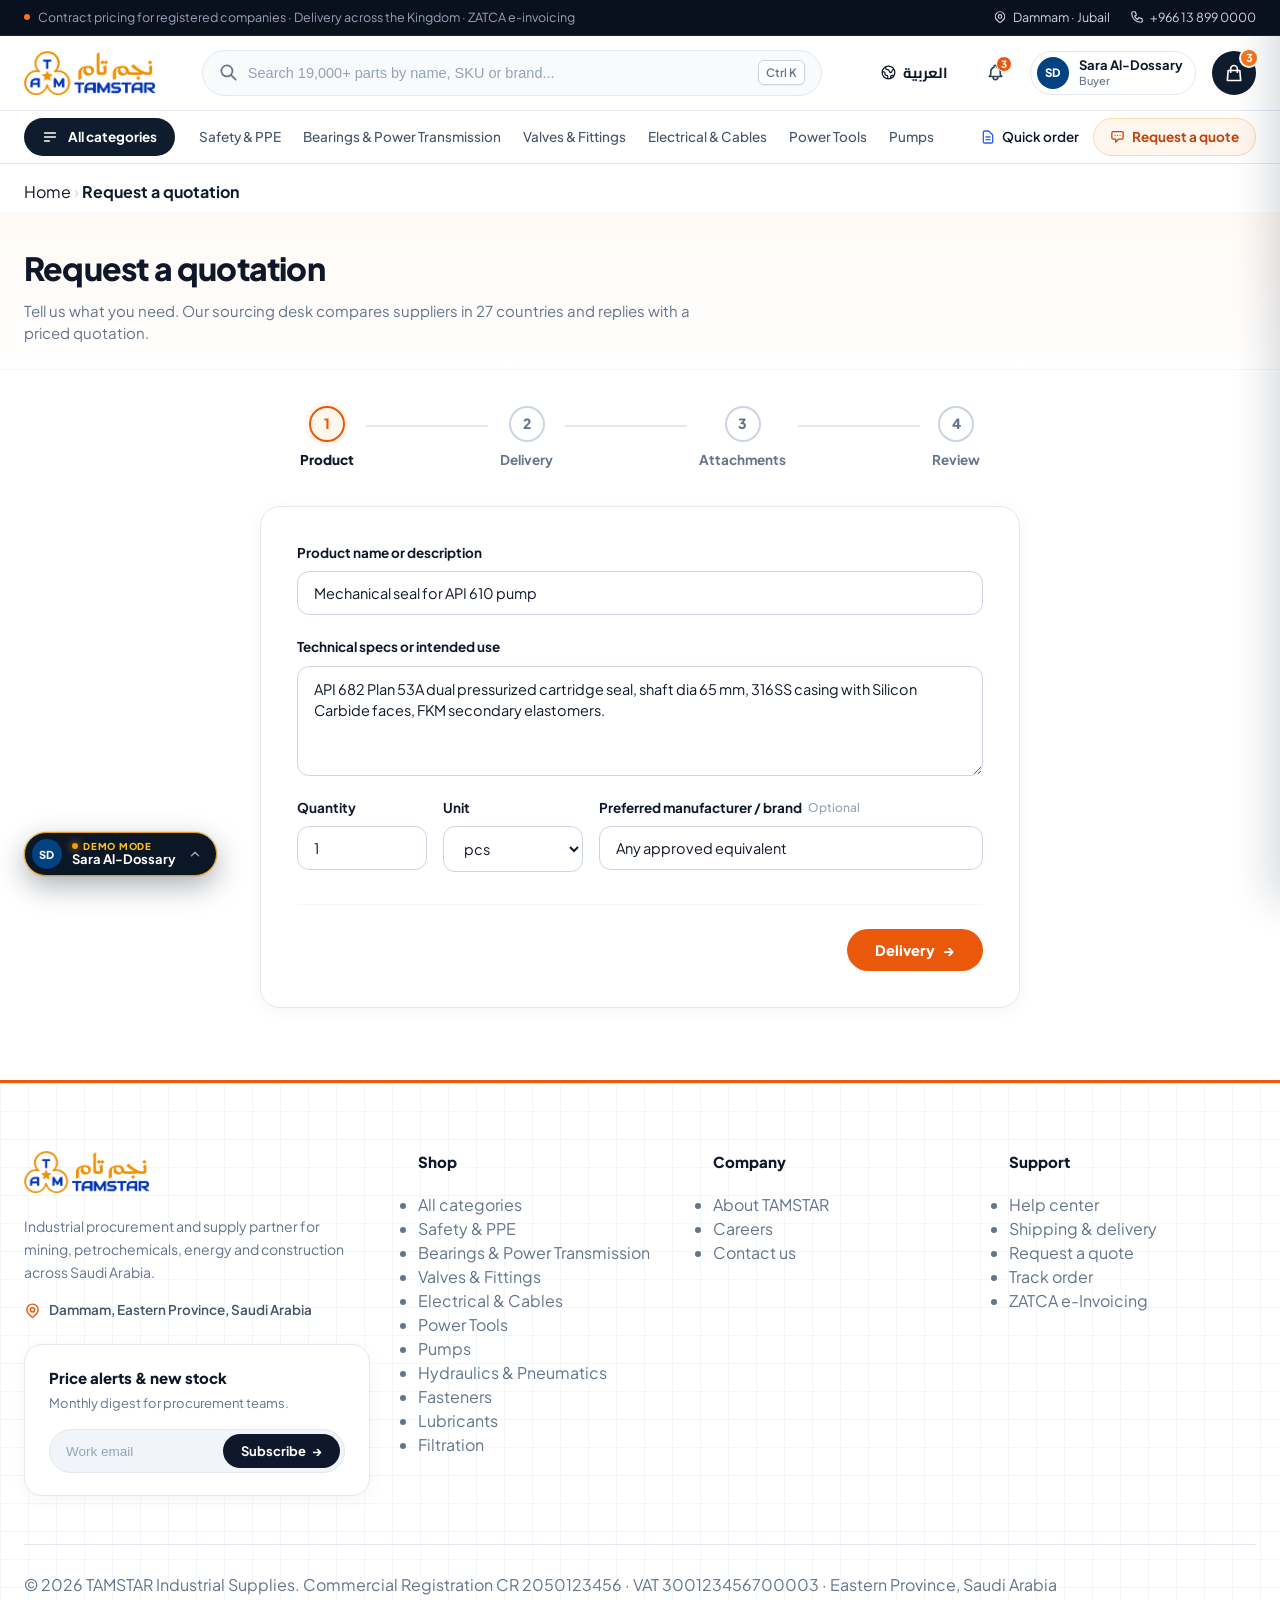
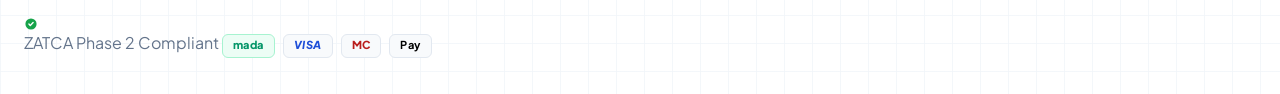
<file: tamstar/rfq.html>
<!DOCTYPE html>
<html lang="en">

<head>
  <meta charset="UTF-8">
  <meta name="viewport" content="width=device-width, initial-scale=1.0">
  <title>Request a Quotation | TAMSTAR Industrial Procurement KSA</title>
  <meta name="description"
    content="Request an engineered B2B quotation. Our Dammam & Jubail sourcing desk compares suppliers in 27 countries and provides official competitive pricing.">
  <link rel="stylesheet" href="css/style.css">
  <link rel="icon" type="image/svg+xml" href="assets/images/tamstar-logo.svg">
</head>

<body>

  <!-- 1. Top Announcement Bar -->
  <div class="top-announcement-bar">
    <div class="container top-bar-inner">
      <div class="top-bar-left">
        <span class="top-bar-badge"></span>
        <span>Contract pricing for registered companies &middot; Delivery across the Kingdom &middot; ZATCA
          e-invoicing</span>
      </div>
      <div class="top-bar-right">
        <div class="top-bar-item">
          <svg style="width: 14px; height: 14px;" fill="none" viewBox="0 0 24 24" stroke="currentColor">
            <path stroke-linecap="round" stroke-linejoin="round" stroke-width="2"
              d="M17.657 16.657L13.414 20.9a1.998 1.998 0 01-2.827 0l-4.244-4.243a8 8 0 1111.314 0z" />
            <path stroke-linecap="round" stroke-linejoin="round" stroke-width="2"
              d="M15 11a3 3 0 11-6 0 3 3 0 016 0z" />
          </svg>
          <span>Dammam &middot; Jubail</span>
        </div>
        <div class="top-bar-item">
          <svg style="width: 14px; height: 14px;" fill="none" viewBox="0 0 24 24" stroke="currentColor">
            <path stroke-linecap="round" stroke-linejoin="round" stroke-width="2"
              d="M3 5a2 2 0 012-2h3.28a1 1 0 01.948.684l1.498 4.493a1 1 0 01-.502 1.21l-2.257 1.13a11.042 11.042 0 005.516 5.516l1.13-2.257a1 1 0 011.21-.502l4.493 1.498a1 1 0 01.684.949V19a2 2 0 01-2 2h-1C9.716 21 3 14.284 3 6V5z" />
          </svg>
          <span>+966 13 899 0000</span>
        </div>
      </div>
    </div>
  </div>

  <!-- 2. Main Navigation Header -->
  <header class="main-header">
    <div class="container header-inner">
      <a href="index.html" class="brand-logo-wrap" aria-label="TAMSTAR Industrial Homepage">
        <img src="assets/logo.png" alt="TAMSTAR نجم تام" class="brand-logo-img">
      </a>

      <!-- Search Bar -->
      <div class="search-wrapper">
        <div class="search-input-box">
          <svg class="search-icon" fill="none" viewBox="0 0 24 24" stroke="currentColor">
            <path stroke-linecap="round" stroke-linejoin="round" stroke-width="2.2"
              d="M21 21l-6-6m2-5a7 7 0 11-14 0 7 7 0 0114 0z" />
          </svg>
          <input type="text" id="headerSearchInput" class="search-field"
            placeholder="Search 19,000+ parts by name, SKU or brand..." autocomplete="off">
          <span class="search-kbd-shortcut">Ctrl K</span>
        </div>
      </div>

      <!-- Right Header Actions -->
      <div class="header-actions">
        <button type="button" class="mobile-search-btn" onclick="window.triggerSearchModal()"
          aria-label="Search Catalog">
          <svg style="width: 20px; height: 20px;" fill="none" viewBox="0 0 24 24" stroke="currentColor">
            <path stroke-linecap="round" stroke-linejoin="round" stroke-width="2.2"
              d="M21 21l-6-6m2-5a7 7 0 11-14 0 7 7 0 0114 0z" />
          </svg>
        </button>

        <button type="button" class="lang-switch-btn"
          onclick="window.showToast('Arabic / العربية version coming soon', 'info')"
          aria-label="Switch Language to Arabic">
          <svg style="width: 17px; height: 17px;" fill="none" viewBox="0 0 24 24" stroke="currentColor">
            <path stroke-linecap="round" stroke-linejoin="round" stroke-width="1.8"
              d="M3.055 11H5a2 2 0 012 2v1a2 2 0 002 2 2 2 0 012 2v2.945M8 3.935V5.5A2.5 2.5 0 0010.5 8h.5a2 2 0 012 2 2 2 0 104 0 2 2 0 012-2h1.064M15 20.488V18a2 2 0 012-2h3.064M21 12a9 9 0 11-18 0 9 9 0 0118 0z" />
          </svg>
          <span>العربية</span>
        </button>

        <button type="button" class="signin-btn" onclick="window.openAuthModal('signin')">
          <svg style="width: 18px; height: 18px;" fill="none" viewBox="0 0 24 24" stroke="currentColor">
            <path stroke-linecap="round" stroke-linejoin="round" stroke-width="2"
              d="M16 7a4 4 0 11-8 0 4 4 0 018 0zM12 14a7 7 0 00-7 7h14a7 7 0 00-7-7z" />
          </svg>
          <span>Sign in</span>
        </button>

        <button type="button" class="cart-icon-btn" id="cartButton" onclick="window.openCartSidebar()"
          aria-label="View Order List">
          <svg style="width: 20px; height: 20px;" fill="none" viewBox="0 0 24 24" stroke="currentColor">
            <path stroke-linecap="round" stroke-linejoin="round" stroke-width="2"
              d="M16 11V7a4 4 0 00-8 0v4M5 9h14l1 12H4L5 9z" />
          </svg>
          <span class="cart-badge" id="cartBadge">3</span>
        </button>
      </div>
    </div>
  </header>

  <!-- 3. Sub-Navigation / Categories Bar -->
  <nav class="sub-nav-bar" aria-label="Industrial Categories">
    <div class="container sub-nav-inner">
      <div style="display: flex; align-items: center; gap: 24px;">
        <a href="categories.html" class="all-categories-btn" style="text-decoration: none;">
          <svg style="width: 16px; height: 16px;" fill="none" viewBox="0 0 24 24" stroke="currentColor">
            <path stroke-linecap="round" stroke-linejoin="round" stroke-width="2.5" d="M4 6h16M4 12h16M4 18h7" />
          </svg>
          <span>All categories</span>
        </a>

        <div class="category-nav-links">
          <a href="categories.html?cat=safety" class="category-nav-link">Safety &amp; PPE</a>
          <a href="categories.html?cat=bearings" class="category-nav-link">Bearings &amp; Power Transmission</a>
          <a href="categories.html?cat=valves" class="category-nav-link">Valves &amp; Fittings</a>
          <a href="categories.html?cat=electrical" class="category-nav-link">Electrical &amp; Cables</a>
          <a href="categories.html?cat=tools" class="category-nav-link">Power Tools</a>
          <a href="categories.html?cat=pumps" class="category-nav-link">Pumps</a>
        </div>
      </div>

      <div class="sub-nav-actions">
        <button type="button" class="quick-order-btn"
          onclick="window.showToast('Upload your Excel / CSV BOM list for Instant Quoting', 'info')">
          <svg style="width: 16px; height: 16px; color: #2563eb;" fill="none" viewBox="0 0 24 24" stroke="currentColor">
            <path stroke-linecap="round" stroke-linejoin="round" stroke-width="2"
              d="M9 12h6m-6 4h6m2 5H7a2 2 0 01-2-2V5a2 2 0 012-2h5.586a1 1 0 01.707.293l5.414 5.414a1 1 0 01.293.707V19a2 2 0 01-2 2z" />
          </svg>
          <span>Quick order</span>
        </button>

        <a href="rfq.html" class="request-quote-btn" style="text-decoration: none;">
          <svg style="width: 15px; height: 15px;" fill="none" viewBox="0 0 24 24" stroke="currentColor">
            <path stroke-linecap="round" stroke-linejoin="round" stroke-width="2"
              d="M8 10h.01M12 10h.01M16 10h.01M9 16H5a2 2 0 01-2-2V6a2 2 0 012-2h14a2 2 0 012 2v8a2 2 0 01-2 2h-5l-5 5v-5z" />
          </svg>
          <span>Request a quote</span>
        </a>
      </div>
    </div>
  </nav>

  <!-- 4. Breadcrumbs -->
  <div class="container" style="padding-top: 16px; padding-bottom: 8px;">
    <nav class="breadcrumb-nav" aria-label="Breadcrumb">
      <a href="index.html">Home</a>
      <span class="bc-sep">&rsaquo;</span>
      <span class="bc-current">Request a quotation</span>
    </nav>
  </div>

  <!-- 5. Hero Banner (Images 2, 3, 4) -->
  <section class="rfq-hero-section">
    <div class="container">
      <h1 class="rfq-title">Request a quotation</h1>
      <p class="rfq-subtitle">Tell us what you need. Our sourcing desk compares suppliers in 27 countries and replies
        with a priced quotation.</p>
    </div>
  </section>

  <!-- 6. RFQ Stepper & Form Container -->
  <main class="container rfq-main-container">
    <!-- Desktop Horizontal Stepper (Image 2 & 3) -->
    <div class="rfq-stepper-desktop" id="rfqStepperDesktop">
      <div class="rfq-step-item active" id="dStep1" onclick="window.goToRfqStep(1)">
        <div class="rfq-step-circle">1</div>
        <div class="rfq-step-label">Product</div>
      </div>
      <div class="rfq-step-connector" id="dConn1"></div>

      <div class="rfq-step-item" id="dStep2" onclick="window.goToRfqStep(2)">
        <div class="rfq-step-circle">2</div>
        <div class="rfq-step-label">Delivery</div>
      </div>
      <div class="rfq-step-connector" id="dConn2"></div>

      <div class="rfq-step-item" id="dStep3" onclick="window.goToRfqStep(3)">
        <div class="rfq-step-circle">3</div>
        <div class="rfq-step-label">Attachments</div>
      </div>
      <div class="rfq-step-connector" id="dConn3"></div>

      <div class="rfq-step-item" id="dStep4" onclick="window.goToRfqStep(4)">
        <div class="rfq-step-circle">4</div>
        <div class="rfq-step-label">Review</div>
      </div>
    </div>

    <!-- Mobile Vertical Stepper (Image 4) -->
    <div class="rfq-stepper-mobile" id="rfqStepperMobile">
      <div class="rfq-mobile-step-row active" id="mStep1">
        <div class="rfq-mobile-circle">1</div>
        <div class="rfq-mobile-label">Product</div>
      </div>
      <div class="rfq-mobile-step-row" id="mStep2">
        <div class="rfq-mobile-circle">2</div>
        <div class="rfq-mobile-label">Delivery</div>
      </div>
      <div class="rfq-mobile-step-row" id="mStep3">
        <div class="rfq-mobile-circle">3</div>
        <div class="rfq-mobile-label">Attachments</div>
      </div>
      <div class="rfq-mobile-step-row" id="mStep4">
        <div class="rfq-mobile-circle">4</div>
        <div class="rfq-mobile-label">Review</div>
      </div>
    </div>

    <!-- Main Wizard Card -->
    <div class="rfq-form-card">
      <form id="rfqForm" onsubmit="event.preventDefault();">
        <!-- ================================================================
             STEP 1: PRODUCT (Images 3 & 5)
             ================================================================ -->
        <div class="rfq-step-pane active" id="stepPane1">
          <div class="rfq-group">
            <label class="rfq-label" for="rfqProdName">Product name or description</label>
            <input type="text" id="rfqProdName" class="rfq-input" placeholder="e.g. Mechanical seal for API 610 pump"
              value="Mechanical seal for API 610 pump" required>
          </div>

          <div class="rfq-group">
            <label class="rfq-label" for="rfqSpecs">Technical specs or intended use</label>
            <textarea id="rfqSpecs" class="rfq-textarea"
              placeholder="Sizes, materials, standards, operating conditions...">API 682 Plan 53A dual pressurized cartridge seal, shaft dia 65 mm, 316SS casing with Silicon Carbide faces, FKM secondary elastomers.</textarea>
          </div>

          <div class="rfq-row-3">
            <div class="rfq-group" style="margin-bottom:0;">
              <label class="rfq-label" for="rfqQty">Quantity</label>
              <input type="number" id="rfqQty" class="rfq-input" value="1" min="1" required>
            </div>

            <div class="rfq-group" style="margin-bottom:0;">
              <label class="rfq-label" for="rfqUnit">Unit</label>
              <select id="rfqUnit" class="rfq-select">
                <option value="pcs" selected>pcs</option>
                <option value="sets">sets</option>
                <option value="meters">meters</option>
                <option value="kg">kg</option>
                <option value="drums">drums</option>
                <option value="valves">units</option>
              </select>
            </div>

            <div class="rfq-group rfq-col-brand" style="margin-bottom:0;">
              <label class="rfq-label" for="rfqBrand">
                Preferred manufacturer / brand
                <span class="rfq-label-sub">Optional</span>
              </label>
              <input type="text" id="rfqBrand" class="rfq-input" placeholder="Any approved equivalent"
                value="Any approved equivalent">
            </div>
          </div>

          <div class="rfq-actions-row">
            <button type="button" class="rfq-btn-back disabled" aria-hidden="true">&larr; Product</button>
            <button type="button" class="rfq-btn-next" onclick="window.goToRfqStep(2)">
              <span>Delivery</span>
              <span>&rarr;</span>
            </button>
          </div>
        </div>

        <!-- ================================================================
             STEP 2: DELIVERY
             ================================================================ -->
        <div class="rfq-step-pane" id="stepPane2">
          <div class="rfq-group">
            <label class="rfq-label" for="rfqDate">Required delivery date</label>
            <input type="date" id="rfqDate" class="rfq-input" value="2026-11-25">
          </div>

          <div class="rfq-group">
            <label class="rfq-label" for="rfqSite">Delivery destination / Site location</label>
            <select id="rfqSite" class="rfq-select">
              <option value="Jubail Industrial City, Eastern Province" selected>Jubail Industrial City, Eastern Province
              </option>
              <option value="Dammam 2nd Industrial City">Dammam 2nd Industrial City</option>
              <option value="Ras Al-Khair Industrial Mining Hub">Ras Al-Khair Industrial Mining Hub</option>
              <option value="Yanbu Petrochemical Complex">Yanbu Petrochemical Complex</option>
              <option value="Riyadh Industrial City Zone 3">Riyadh Industrial City Zone 3</option>
              <option value="Jafurah Gas Plant Logistics Gate">Jafurah Gas Plant Logistics Gate</option>
            </select>
          </div>

          <div class="rfq-group">
            <label class="rfq-label">Incoterms / Delivery terms</label>
            <div class="rfq-radio-group">
              <label class="rfq-radio-card active">
                <input type="radio" name="rfqIncoterm" value="DDP (Delivered Duty Paid)" checked>
                <span><strong>DDP (Delivered Duty Paid)</strong> &mdash; Full delivery to plant gate with official ZATCA
                  tax invoice.</span>
              </label>
              <label class="rfq-radio-card">
                <input type="radio" name="rfqIncoterm" value="DAP (Delivered at Place)">
                <span><strong>DAP (Delivered at Place)</strong> &mdash; TAMSTAR handles transport; client unloads
                  on-site.</span>
              </label>
              <label class="rfq-radio-card">
                <input type="radio" name="rfqIncoterm" value="Ex-Works Jubail Warehouse">
                <span><strong>Ex-Works</strong> &mdash; Direct pickup from TAMSTAR Jubail / Dammam distribution
                  hub.</span>
              </label>
            </div>
          </div>

          <div class="rfq-actions-row">
            <button type="button" class="rfq-btn-back" onclick="window.goToRfqStep(1)">&larr; Product</button>
            <button type="button" class="rfq-btn-next" onclick="window.goToRfqStep(3)">
              <span>Attachments</span>
              <span>&rarr;</span>
            </button>
          </div>
        </div>

        <!-- ================================================================
             STEP 3: ATTACHMENTS
             ================================================================ -->
        <div class="rfq-step-pane" id="stepPane3">
          <div class="rfq-group">
            <label class="rfq-label">Supporting documents &amp; technical drawings</label>
            <div class="rfq-dropzone" onclick="document.getElementById('rfqFileInput').click()">
              <svg class="rfq-dropzone-icon" fill="none" viewBox="0 0 24 24" stroke="currentColor">
                <path stroke-linecap="round" stroke-linejoin="round" stroke-width="1.8"
                  d="M7 16a4 4 0 01-.88-7.903A5 5 0 1115.9 6L16 6a5 5 0 011 9.9M15 13l-3-3m0 0l-3 3m3-3v12" />
              </svg>
              <div style="font-size: 14.5px; font-weight: 700; color: #0f172a; margin-bottom: 4px;">Drag &amp; drop RFQ
                files here, or <span style="color:#ea580c; text-decoration:underline;">browse</span></div>
              <div style="font-size: 12.5px; color: #94a3b8;">Supports BOM spreadsheets (.xlsx, .csv), datasheets
                (.pdf), drawings (.dwg), up to 25 MB</div>
              <input type="file" id="rfqFileInput" style="display:none;" onchange="window.handleRfqFileSelected(this)">
            </div>
            <div id="rfqUploadedFileTag"
              style="display:none; margin-top: 10px; padding: 10px 14px; background: #fff7ed; border: 1px solid #fed7aa; border-radius: 10px; font-size: 13px; color: #9a3412; font-weight: 700;">
              ✓ Attached: <span id="rfqFileName">spec-drawing.pdf</span>
            </div>
          </div>

          <div class="rfq-group">
            <label class="rfq-label" for="rfqNotes">
              Project reference &amp; additional notes
              <span class="rfq-label-sub">Optional</span>
            </label>
            <textarea id="rfqNotes" class="rfq-textarea"
              placeholder="Tender reference, Aramco 9COM code, SABIC specification standard or inspection requirements..."></textarea>
          </div>

          <div class="rfq-actions-row">
            <button type="button" class="rfq-btn-back" onclick="window.goToRfqStep(2)">&larr; Delivery</button>
            <button type="button" class="rfq-btn-next" onclick="window.goToRfqStep(4)">
              <span>Review</span>
              <span>&rarr;</span>
            </button>
          </div>
        </div>

        <!-- ================================================================
             STEP 4: REVIEW & SUBMIT
             ================================================================ -->
        <div class="rfq-step-pane" id="stepPane4">
          <h3 style="font-size: 17px; font-weight: 800; color: #0f172a; margin-bottom: 14px;">Requisition Summary</h3>

          <div class="rfq-summary-box">
            <div class="rfq-summary-row">
              <span class="rfq-summary-label">Item Description</span>
              <span class="rfq-summary-val" id="sumItemName">Mechanical seal for API 610 pump</span>
            </div>
            <div class="rfq-summary-row">
              <span class="rfq-summary-label">Quantity &amp; Unit</span>
              <span class="rfq-summary-val" id="sumQtyUnit">1 pcs</span>
            </div>
            <div class="rfq-summary-row">
              <span class="rfq-summary-label">Preferred Manufacturer</span>
              <span class="rfq-summary-val" id="sumBrand">Any approved equivalent</span>
            </div>
            <div class="rfq-summary-row">
              <span class="rfq-summary-label">Destination &amp; Terms</span>
              <span class="rfq-summary-val" id="sumDestination">Jubail Industrial City (DDP)</span>
            </div>
          </div>

          <h3 style="font-size: 17px; font-weight: 800; color: #0f172a; margin-bottom: 14px;">Procurement Contact
            Details</h3>

          <div class="rfq-group">
            <label class="rfq-label" for="rfqCompName">Company Legal Name</label>
            <input type="text" id="rfqCompName" class="rfq-input" value="Al-Jubail Petrochem Co." required>
          </div>

          <div class="rfq-row-3" style="grid-template-columns: 1fr 1fr;">
            <div class="rfq-group" style="margin-bottom:0;">
              <label class="rfq-label" for="rfqContactPerson">Procurement Officer Name</label>
              <input type="text" id="rfqContactPerson" class="rfq-input" value="Nadia Al-Harbi" required>
            </div>
            <div class="rfq-group" style="margin-bottom:0;">
              <label class="rfq-label" for="rfqWorkEmail">Work Email</label>
              <input type="email" id="rfqWorkEmail" class="rfq-input" value="nadia.alharbi@jubailpetro.sa" required>
            </div>
          </div>

          <div class="rfq-actions-row">
            <button type="button" class="rfq-btn-back" onclick="window.goToRfqStep(3)">&larr; Attachments</button>
            <button type="button" class="rfq-btn-next" onclick="window.submitRfqForm()" style="background: var(--theme-primary);">
              <span>Submit RFQ Requisition</span>
              <span>&rarr;</span>
            </button>
          </div>
        </div>

        <!-- ================================================================
             STEP 5: CONFIRMATION SUCCESS CARD
             ================================================================ -->
        <div class="rfq-step-pane" id="stepPaneSuccess">
          <div class="rfq-success-card">
            <div class="rfq-success-icon">
              <svg style="width: 34px; height: 34px;" fill="none" viewBox="0 0 24 24" stroke="currentColor">
                <path stroke-linecap="round" stroke-linejoin="round" stroke-width="2.5" d="M5 13l4 4L19 7" />
              </svg>
            </div>
            <h2 style="font-size: 24px; font-weight: 900; color: #0f172a; margin-bottom: 8px;">Quotation Requisition
              Submitted!</h2>
            <p style="font-size: 14.5px; color: #64748b; margin-bottom: 16px;">Our Eastern Province industrial sourcing
              desk has logged your request and started international vendor comparison.</p>

            <div class="rfq-ref-pill" id="rfqSuccessRef">#RFQ-2026-8419</div>

            <p style="font-size: 13.5px; color: #475569; line-height: 1.5; margin-bottom: 28px;">
              An official quotation with itemized CIF/DDP pricing, manufacturer mill test certifications, and delivery
              timelines will be dispatched to your email within <strong>4 business hours</strong>.
            </p>

            <div style="display: flex; justify-content: center; gap: 12px; flex-wrap: wrap;">
              <a href="categories.html" class="all-categories-btn"
                style="text-decoration:none; display:inline-flex;">Browse Industrial Catalog</a>
              <button type="button" class="rfq-btn-back" onclick="window.location.reload()">Submit Another
                Requisition</button>
            </div>
          </div>
        </div>
      </form>
    </div>
  </main>

  <!-- 7. Footer (2 Columns on Mobile for Shop & Company per user request) -->
  <footer class="tamstar-footer">
    <div class="container">
      <div class="footer-top-grid">
        <!-- Col 1: Brand -->
        <div class="footer-brand-col">
          <a href="index.html" class="footer-brand-logo" aria-label="TAMSTAR">
            <img src="assets/logo.png" alt="TAMSTAR نجم تام" class="footer-brand-logo-img" style="height: 42px;">
          </a>
          <p class="footer-brand-blurb">
            Industrial procurement and supply partner for mining, petrochemicals, energy and construction across Saudi
            Arabia.
          </p>
          <div class="footer-location-row">
            <svg class="footer-loc-icon" viewBox="0 0 24 24" fill="none" stroke="currentColor" stroke-width="2">
              <path stroke-linecap="round" stroke-linejoin="round"
                d="M17.657 16.657L13.414 20.9a1.998 1.998 0 01-2.827 0l-4.244-4.243a8 8 0 1111.314 0z" />
              <path stroke-linecap="round" stroke-linejoin="round" d="M15 11a3 3 0 11-6 0 3 3 0 016 0z" />
            </svg>
            <span>Dammam, Eastern Province, Saudi Arabia</span>
          </div>

          <div class="footer-newsletter-card">
            <h4 class="newsletter-card-title">Price alerts &amp; new stock</h4>
            <p class="newsletter-card-desc">Monthly digest for procurement teams.</p>
            <form class="newsletter-form-row"
              onsubmit="event.preventDefault(); window.showToast('Subscribed to TAMSTAR price alerts successfully!', 'success'); this.reset();">
              <input type="email" placeholder="Work email" class="newsletter-input" required>
              <button type="submit" class="newsletter-submit-btn">
                <span>Subscribe</span>
                <span>&rarr;</span>
              </button>
            </form>
          </div>
        </div>

        <!-- Col 2: Shop -->
        <div class="footer-links-col">
          <h4 class="footer-col-title">Shop</h4>
          <ul class="footer-nav-list">
            <li><a href="categories.html">All categories</a></li>
            <li><a href="categories.html?cat=safety">Safety &amp; PPE</a></li>
            <li><a href="categories.html?cat=bearings">Bearings &amp; Power Transmission</a></li>
            <li><a href="categories.html?cat=valves">Valves &amp; Fittings</a></li>
            <li><a href="categories.html?cat=electrical">Electrical &amp; Cables</a></li>
            <li><a href="categories.html?cat=tools">Power Tools</a></li>
            <li><a href="categories.html?cat=pumps">Pumps</a></li>
            <li><a href="categories.html?cat=hydraulics">Hydraulics &amp; Pneumatics</a></li>
            <li><a href="categories.html?cat=fasteners">Fasteners</a></li>
            <li><a href="categories.html?cat=lubricants">Lubricants</a></li>
            <li><a href="categories.html?cat=filtration">Filtration</a></li>
          </ul>
        </div>

        <!-- Col 3: Company -->
        <div class="footer-links-col">
          <h4 class="footer-col-title">Company</h4>
          <ul class="footer-nav-list">
            <li><a href="index.html#aboutSection">About TAMSTAR</a></li>
            <li><a href="javascript:void(0)"
                onclick="window.showToast('Procurement portal careers: Send CV to careers@tamstar.com.sa', 'info')">Careers</a>
            </li>
            <li><a href="javascript:void(0)"
                onclick="window.showToast('Eastern Province HQ: Dammam 2nd Industrial City', 'info')">Contact us</a>
            </li>
          </ul>
        </div>

        <!-- Col 4: Support & Compliance -->
        <div class="footer-links-col">
          <h4 class="footer-col-title">Support</h4>
          <ul class="footer-nav-list">
            <li><a href="javascript:void(0)"
                onclick="window.showToast('24/7 Procurement Desk: +966 13 899 0000', 'info')">Help center</a></li>
            <li><a href="javascript:void(0)"
                onclick="window.showToast('Kingdom-wide DDP dispatch via refrigerated & heavy trucks', 'info')">Shipping
                &amp; delivery</a></li>
            <li><a href="rfq.html">Request a quote</a></li>
            <li><a href="javascript:void(0)"
                onclick="window.showToast('Track PO: Enter PO reference number', 'info')">Track order</a></li>
            <li><a href="javascript:void(0)"
                onclick="window.showToast('All invoices compliant with ZATCA Phase 2 Fatoora standard', 'info')">ZATCA
                e-Invoicing</a></li>
          </ul>
        </div>
      </div>

      <!-- Footer Bottom -->
      <div class="footer-bottom-strip">
        <div class="footer-cr-text">
          &copy; 2026 TAMSTAR Industrial Supplies. Commercial Registration CR 2050123456 &middot; VAT 300123456700003
          &middot; Eastern Province, Saudi Arabia
        </div>
        <div class="footer-badges-row">
          <span class="zatca-compliance-tag">
            <svg style="width: 14px; height: 14px; color: #16a34a;" fill="currentColor" viewBox="0 0 20 20">
              <path fill-rule="evenodd"
                d="M10 18a8 8 0 100-16 8 8 0 000 16zm3.707-9.293a1 1 0 00-1.414-1.414L9 10.586 7.707 9.293a1 1 0 00-1.414 1.414l2 2a1 1 0 001.414 0l4-4z"
                clip-rule="evenodd" />
            </svg>
            <span>ZATCA Phase 2 Compliant</span>
          </span>
          <div class="payment-badges-group">
            <span class="pay-badge pay-mada">mada</span>
            <span class="pay-badge pay-visa">VISA</span>
            <span class="pay-badge pay-mc">MC</span>
            <span class="pay-badge pay-apple">Pay</span>
          </div>
        </div>
      </div>
    </div>
  </footer>

  <!-- Floating Scroll To Top Button -->
  <button type="button" class="floating-scroll-top" id="scrollTopBtn" aria-label="Scroll to top of page"
    title="Scroll to top">
    <svg style="width: 20px; height: 20px;" fill="none" viewBox="0 0 24 24" stroke="currentColor">
      <path stroke-linecap="round" stroke-linejoin="round" stroke-width="2.5" d="M5 10l7-7m0 0l7 7m-7-7v18" />
    </svg>
  </button>

  <!-- Mobile Sticky Bottom Navigation (RFQ is active!) -->
  <nav class="mobile-bottom-nav" aria-label="Mobile Navigation">
    <a href="index.html" class="mobile-nav-item">
      <svg viewBox="0 0 24 24" fill="none" stroke="currentColor" stroke-width="2.2" stroke-linecap="round"
        stroke-linejoin="round">
        <path d="M3 9l9-7 9 7v11a2 2 0 0 1-2 2H5a2 2 0 0 1-2-2z"></path>
        <polyline points="9 22 9 12 15 12 15 22"></polyline>
      </svg>
      <span>Home</span>
    </a>
    <a href="categories.html" class="mobile-nav-item">
      <svg viewBox="0 0 24 24" fill="none" stroke="currentColor" stroke-width="2.2" stroke-linecap="round"
        stroke-linejoin="round">
        <rect x="3" y="3" width="7" height="7"></rect>
        <rect x="14" y="3" width="7" height="7"></rect>
        <rect x="14" y="14" width="7" height="7"></rect>
        <rect x="3" y="14" width="7" height="7"></rect>
      </svg>
      <span>Categories</span>
    </a>
    <a href="#" class="mobile-nav-item" onclick="window.triggerSearchModal(); return false;">
      <svg viewBox="0 0 24 24" fill="none" stroke="currentColor" stroke-width="2.2" stroke-linecap="round"
        stroke-linejoin="round">
        <circle cx="11" cy="11" r="8"></circle>
        <line x1="21" y1="21" x2="16.65" y2="16.65"></line>
      </svg>
      <span>Search parts</span>
    </a>
    <a href="rfq.html" class="mobile-nav-item active">
      <svg viewBox="0 0 24 24" fill="none" stroke="currentColor" stroke-width="2.2" stroke-linecap="round"
        stroke-linejoin="round">
        <path d="M14 2H6a2 2 0 0 0-2 2v16a2 2 0 0 0 2 2h12a2 2 0 0 0 2-2V8z"></path>
        <polyline points="14 2 14 8 20 8"></polyline>
        <line x1="16" y1="13" x2="8" y2="13"></line>
        <line x1="16" y1="17" x2="8" y2="17"></line>
      </svg>
      <span>RFQ</span>
    </a>
    <a href="#" class="mobile-nav-item" onclick="window.openAuthModal('signin'); return false;">
      <svg viewBox="0 0 24 24" fill="none" stroke="currentColor" stroke-width="2.2" stroke-linecap="round"
        stroke-linejoin="round">
        <path d="M20 21v-2a4 4 0 0 0-4-4H8a4 4 0 0 0-4 4v2"></path>
        <circle cx="12" cy="7" r="4"></circle>
      </svg>
      <span>Account</span>
    </a>
  </nav>

  <!-- RFQ Multi-step Engine Script -->
  <script>
    let currentRfqStep = 1;

    window.goToRfqStep = function (step) {
      if (step < 1 || step > 4) return;
      currentRfqStep = step;

      // Update panes
      for (let i = 1; i <= 4; i++) {
        const pane = document.getElementById('stepPane' + i);
        if (pane) {
          if (i === step) pane.classList.add('active');
          else pane.classList.remove('active');
        }
      }

      // Update Desktop Stepper
      for (let i = 1; i <= 4; i++) {
        const stepEl = document.getElementById('dStep' + i);
        if (stepEl) {
          stepEl.classList.remove('active', 'completed');
          if (i === step) stepEl.classList.add('active');
          else if (i < step) stepEl.classList.add('completed');
        }
      }

      for (let i = 1; i <= 3; i++) {
        const connEl = document.getElementById('dConn' + i);
        if (connEl) {
          if (i < step) connEl.classList.add('completed');
          else connEl.classList.remove('completed');
        }
      }

      // Update Mobile Stepper
      for (let i = 1; i <= 4; i++) {
        const mStepEl = document.getElementById('mStep' + i);
        if (mStepEl) {
          mStepEl.classList.remove('active', 'completed');
          if (i === step) mStepEl.classList.add('active');
          else if (i < step) mStepEl.classList.add('completed');
        }
      }

      // If reaching Step 4, update summary fields
      if (step === 4) {
        const pName = document.getElementById('rfqProdName') ? document.getElementById('rfqProdName').value : 'Industrial Part';
        const qty = document.getElementById('rfqQty') ? document.getElementById('rfqQty').value : '1';
        const unit = document.getElementById('rfqUnit') ? document.getElementById('rfqUnit').value : 'pcs';
        const brand = document.getElementById('rfqBrand') ? (document.getElementById('rfqBrand').value || 'Any approved equivalent') : 'Any approved equivalent';
        const site = document.getElementById('rfqSite') ? document.getElementById('rfqSite').value : 'Jubail Industrial City';
        const term = document.querySelector('input[name="rfqIncoterm"]:checked') ? document.querySelector('input[name="rfqIncoterm"]:checked').value.split(' ')[0] : 'DDP';

        const sumItem = document.getElementById('sumItemName');
        const sumQty = document.getElementById('sumQtyUnit');
        const sumBrand = document.getElementById('sumBrand');
        const sumDest = document.getElementById('sumDestination');

        if (sumItem) sumItem.textContent = pName;
        if (sumQty) sumQty.textContent = `${qty} ${unit}`;
        if (sumBrand) sumBrand.textContent = brand;
        if (sumDest) sumDest.textContent = `${site.split(',')[0]} (${term})`;
      }

      window.scrollTo({ top: 180, behavior: 'smooth' });
    };

    window.handleRfqFileSelected = function (input) {
      if (input.files && input.files[0]) {
        const name = input.files[0].name;
        const tag = document.getElementById('rfqUploadedFileTag');
        const fileNameEl = document.getElementById('rfqFileName');
        if (tag && fileNameEl) {
          fileNameEl.textContent = name;
          tag.style.display = 'block';
        }
      }
    };

    window.submitRfqForm = function () {
      const ref = '#RFQ-2026-' + Math.floor(1000 + Math.random() * 9000);
      const refEl = document.getElementById('rfqSuccessRef');
      if (refEl) refEl.textContent = ref;

      // Hide stepper
      const dStepper = document.getElementById('rfqStepperDesktop');
      const mStepper = document.getElementById('rfqStepperMobile');
      if (dStepper) dStepper.style.display = 'none';
      if (mStepper) mStepper.style.display = 'none';

      // Hide all panes
      for (let i = 1; i <= 4; i++) {
        const p = document.getElementById('stepPane' + i);
        if (p) p.classList.remove('active');
      }

      // Show success pane
      const sPane = document.getElementById('stepPaneSuccess');
      if (sPane) sPane.classList.add('active');

      if (window.showToast) {
        window.showToast(`Quotation Requisition ${ref} Dispatched!`, 'success');
      }

      window.scrollTo({ top: 180, behavior: 'smooth' });
    };

    // Pre-populate product if passed via URL ?item=...
    document.addEventListener('DOMContentLoaded', () => {
      const params = new URLSearchParams(window.location.search);
      const itemParam = params.get('item');
      if (itemParam) {
        const pInput = document.getElementById('rfqProdName');
        if (pInput) pInput.value = decodeURIComponent(itemParam);
      }
    });
  </script>

  <script src="js/app.js"></script>
</body>

</html>
</file>
<file: construction/css/style.css>
/* ==========================================================================
   IRONFORGE PRO TOOLS - INDUSTRIAL & CONSTRUCTION EQUIPMENT STOREFRONT
   White Header, High-Visibility Action Banners, Sample Catalog, PDP & Mobile-First
   ========================================================================== */

:root {
  --primary-yellow: #f59e0b;
  --primary-yellow-hover: #d97706;
  --primary-yellow-glow: #fbbf24;
  --primary-yellow-light: #fef3c7;
  --primary-orange: #ea580c;
  --navy-deep: #070b14;
  --navy-dark: #0f172a;
  --navy-slate: #182235;
  --cream-surface: #faf9f5;
  --testimonial-cream: #fdf5ec;
  --gray-border: #e2e8f0;
  --gray-light: #f8fafc;
  --gray-muted: #64748b;
  --text-dark: #0f172a;
  --text-light: #ffffff;
  --shadow-sm: 0 1px 3px rgba(15, 23, 42, 0.08);
  --shadow-md: 0 6px 20px rgba(15, 23, 42, 0.08);
  --shadow-lg: 0 14px 36px rgba(15, 23, 42, 0.14);
  --shadow-yellow: 0 6px 22px rgba(245, 158, 11, 0.35);
  --font-family: -apple-system, BlinkMacSystemFont, "Segoe UI", Roboto, "Helvetica Neue", Arial, sans-serif;
  --container-max: 1320px;
}

*, *::before, *::after {
  box-sizing: border-box;
  margin: 0;
  padding: 0;
}

html {
  font-size: 16px;
  scroll-behavior: smooth;
}

body {
  font-family: var(--font-family);
  color: var(--text-dark);
  background-color: #ffffff;
  line-height: 1.5;
  -webkit-font-smoothing: antialiased;
  overflow-x: hidden;
}

.container {
  width: 100%;
  max-width: var(--container-max);
  margin-left: auto;
  margin-right: auto;
  padding-left: 20px;
  padding-right: 20px;
}

a {
  color: inherit;
  text-decoration: none;
}

button {
  font-family: inherit;
  cursor: pointer;
}

img {
  max-width: 100%;
  height: auto;
  display: block;
}

/* ==========================================================================
   1. Clean White Header & Sub-Navigation (Task 1)
   ========================================================================== */
.site-header-sticky {
  position: sticky;
  top: 0;
  z-index: 1000;
  background-color: #ffffff;
  box-shadow: 0 4px 18px rgba(15, 23, 42, 0.07);
}

.main-header {
  background-color: #ffffff;
  color: var(--navy-dark);
  border-bottom: 1px solid var(--gray-border);
}

.header-inner {
  display: flex;
  align-items: center;
  justify-content: space-between;
  height: 74px;
  gap: 18px;
}

.brand-wrap {
  display: flex;
  align-items: center;
  gap: 12px;
  flex-shrink: 0;
}

.brand-link {
  display: flex;
  align-items: center;
  gap: 11px;
}

.brand-logo-pill {
  display: inline-flex;
  align-items: center;
  background-color: #000000;
  padding: 6px 12px;
  border-radius: 10px;
  box-shadow: 0 2px 8px rgba(15, 23, 42, 0.14);
}

.brand-logo-img {
  height: 36px;
  width: auto;
  display: block;
  object-fit: contain;
}

.footer-logo-pill {
  border: 1px solid rgba(255, 255, 255, 0.12);
}

.brand-mark-box {
  width: 42px;
  height: 42px;
  border-radius: 10px;
  background: linear-gradient(135deg, var(--primary-yellow) 0%, #d97706 100%);
  color: var(--navy-deep);
  display: grid;
  place-items: center;
  font-weight: 900;
  font-size: 18px;
  letter-spacing: -0.5px;
  box-shadow: 0 4px 12px rgba(245, 158, 11, 0.28);
  flex-shrink: 0;
}

.brand-text-col {
  display: flex;
  flex-direction: column;
  line-height: 1.1;
}

.brand-name-row {
  display: flex;
  align-items: center;
  gap: 7px;
}

.brand-name {
  font-size: 20px;
  font-weight: 900;
  letter-spacing: 0.4px;
  color: var(--navy-dark);
}

.brand-badge {
  background-color: var(--navy-dark);
  color: var(--primary-yellow);
  font-size: 10px;
  font-weight: 900;
  padding: 2px 7px;
  border-radius: 4px;
  letter-spacing: 0.7px;
  text-transform: uppercase;
}

.brand-tagline {
  font-size: 10.5px;
  font-weight: 600;
  color: var(--gray-muted);
  letter-spacing: 0.7px;
  text-transform: uppercase;
  margin-top: 2px;
}

/* Mobile Header Buttons on White Background */
.mobile-menu-btn,
.mobile-search-toggle-btn {
  display: none;
  background-color: var(--gray-light);
  border: 1px solid var(--gray-border);
  color: var(--navy-dark);
  width: 40px;
  height: 40px;
  border-radius: 10px;
  place-items: center;
  transition: all 0.15s ease;
  flex-shrink: 0;
}

.mobile-menu-btn:hover,
.mobile-search-toggle-btn:hover {
  background-color: var(--primary-yellow);
  border-color: var(--primary-yellow);
  color: var(--navy-deep);
}

/* Search Bar */
.search-wrapper {
  flex: 1;
  max-width: 580px;
  position: relative;
}

.search-box {
  display: flex;
  align-items: center;
  background-color: var(--gray-light);
  border: 1.5px solid var(--gray-border);
  border-radius: 9999px;
  padding: 4px 5px 4px 16px;
  height: 44px;
  transition: all 0.2s ease;
}

.search-box:focus-within {
  background-color: #ffffff;
  border-color: var(--primary-yellow);
  box-shadow: 0 0 0 3px rgba(245, 158, 11, 0.22);
}

.search-icon {
  width: 18px;
  height: 18px;
  color: var(--gray-muted);
  margin-right: 10px;
  flex-shrink: 0;
}

.search-field {
  width: 100%;
  border: none;
  background: transparent;
  outline: none;
  font-size: 14px;
  color: var(--navy-dark);
  font-weight: 500;
}

.search-field::placeholder {
  color: #94a3b8;
}

.search-kbd {
  font-size: 11px;
  font-weight: 700;
  color: var(--gray-muted);
  background-color: #ffffff;
  border: 1px solid #cbd5e1;
  padding: 2px 7px;
  border-radius: 6px;
  margin-right: 6px;
  flex-shrink: 0;
}

.search-submit-pill {
  background-color: var(--navy-dark);
  color: #ffffff;
  border: none;
  height: 34px;
  padding: 0 16px;
  border-radius: 9999px;
  font-size: 12.5px;
  font-weight: 700;
  transition: all 0.15s ease;
  flex-shrink: 0;
}

.search-submit-pill:hover {
  background-color: var(--primary-yellow);
  color: var(--navy-deep);
}

/* Search Results Dropdown */
.search-results-dropdown {
  position: absolute;
  top: calc(100% + 8px);
  left: 0;
  right: 0;
  background-color: #ffffff;
  color: var(--navy-dark);
  border-radius: 14px;
  box-shadow: var(--shadow-lg);
  border: 1px solid var(--gray-border);
  overflow: hidden;
  display: none;
  z-index: 2000;
}

.search-results-dropdown.active {
  display: block;
}

.search-result-row {
  display: flex;
  align-items: center;
  gap: 12px;
  padding: 10px 14px;
  border-bottom: 1px solid #f1f5f9;
  cursor: pointer;
  transition: background-color 0.15s ease;
}

.search-result-row:last-child {
  border-bottom: none;
}

.search-result-row:hover {
  background-color: #fffbeb;
}

.search-result-row img {
  width: 44px;
  height: 44px;
  object-fit: contain;
  border-radius: 8px;
  background-color: var(--gray-light);
  padding: 4px;
}

/* Expandable Mobile Search Bar */
.mobile-search-bar {
  display: none;
  background-color: #ffffff;
  padding: 10px 16px 12px;
  border-bottom: 1px solid var(--gray-border);
}

.mobile-search-bar.active {
  display: block;
}

.mobile-search-results-card {
  margin-top: 8px;
  background: #ffffff;
  border: 1px solid var(--gray-border);
  border-radius: 12px;
  overflow: hidden;
  box-shadow: var(--shadow-md);
}

/* Header Actions on White Background */
.header-actions {
  display: flex;
  align-items: center;
  gap: 10px;
  flex-shrink: 0;
}

.header-pill-btn {
  display: inline-flex;
  align-items: center;
  gap: 6px;
  background-color: #ffffff;
  border: 1px solid var(--gray-border);
  border-radius: 9999px;
  padding: 8px 16px;
  font-size: 13px;
  font-weight: 700;
  color: var(--navy-dark);
  transition: all 0.15s ease;
}

.header-pill-btn:hover {
  background-color: var(--gray-light);
  border-color: var(--navy-dark);
}

.cart-btn {
  position: relative;
  background-color: var(--navy-dark);
  color: #ffffff;
  border: none;
  border-radius: 50%;
  width: 44px;
  height: 44px;
  display: grid;
  place-items: center;
  transition: all 0.2s ease;
  box-shadow: 0 3px 10px rgba(15, 23, 42, 0.18);
}

.cart-btn:hover {
  background-color: var(--primary-yellow);
  color: var(--navy-deep);
  transform: translateY(-1px);
}

.cart-badge {
  position: absolute;
  top: -4px;
  right: -4px;
  background-color: var(--primary-yellow);
  color: var(--navy-deep);
  font-size: 11px;
  font-weight: 900;
  width: 21px;
  height: 21px;
  border-radius: 50%;
  display: grid;
  place-items: center;
  border: 2px solid #ffffff;
}

/* Sub-Navigation Bar (White Theme) */
.sub-nav-bar {
  background-color: #ffffff;
  border-bottom: 1px solid var(--gray-border);
  color: var(--navy-dark);
}

.sub-nav-inner {
  display: flex;
  align-items: center;
  justify-content: space-between;
  height: 50px;
  gap: 16px;
}

.sub-nav-left {
  display: flex;
  align-items: center;
  gap: 18px;
  position: relative;
  min-width: 0;
}

.all-categories-btn {
  display: inline-flex;
  align-items: center;
  gap: 8px;
  background-color: var(--navy-dark);
  color: #ffffff;
  border: none;
  border-radius: 9999px;
  padding: 7px 16px;
  font-size: 13px;
  font-weight: 800;
  transition: all 0.15s ease;
  flex-shrink: 0;
}

.all-categories-btn:hover {
  background-color: var(--primary-yellow);
  color: var(--navy-deep);
}

.categories-mega-menu {
  position: absolute;
  top: calc(100% + 8px);
  left: 0;
  width: 300px;
  background-color: #ffffff;
  color: var(--navy-dark);
  border-radius: 14px;
  box-shadow: var(--shadow-lg);
  border: 1px solid var(--gray-border);
  padding: 8px;
  display: none;
  z-index: 2000;
}

.categories-mega-menu.active {
  display: block;
}

.mega-menu-item {
  display: flex;
  align-items: center;
  gap: 10px;
  padding: 9px 12px;
  border-radius: 8px;
  font-size: 13.5px;
  font-weight: 700;
  color: var(--navy-dark);
  transition: background-color 0.15s ease;
}

.mega-menu-item:hover {
  background-color: #fffbeb;
  color: var(--primary-orange);
}

.mega-menu-item img {
  width: 30px;
  height: 30px;
  border-radius: 50%;
  object-fit: cover;
}

.nav-links-list {
  display: flex;
  align-items: center;
  gap: 20px;
  list-style: none;
  overflow-x: auto;
  scrollbar-width: none;
  white-space: nowrap;
}

.nav-links-list::-webkit-scrollbar {
  display: none;
}

.nav-link-item a {
  font-size: 13.5px;
  font-weight: 600;
  color: #334155;
  transition: color 0.15s ease;
  padding: 6px 0;
}

.nav-link-item a:hover {
  color: var(--primary-yellow-hover);
}

.sub-nav-right {
  display: flex;
  align-items: center;
  gap: 12px;
  flex-shrink: 0;
}

.order-sku-btn {
  display: inline-flex;
  align-items: center;
  gap: 6px;
  font-size: 13px;
  font-weight: 700;
  color: var(--navy-dark);
  background-color: var(--gray-light);
  border: 1px solid var(--gray-border);
  border-radius: 9999px;
  padding: 6px 14px;
  transition: all 0.15s ease;
}

.order-sku-btn:hover {
  background-color: var(--primary-yellow-light);
  border-color: var(--primary-yellow);
  color: var(--navy-deep);
}

/* ==========================================================================
   2. Hero Banner Slider (Vivid Background Photography)
   ========================================================================== */
.hero-slider-section {
  position: relative;
  background-color: #050811;
  color: #ffffff;
  overflow: hidden;
  border-top: 2px solid var(--primary-yellow);
}

.hero-slider-viewport {
  position: relative;
  min-height: 540px;
  display: flex;
}

.hero-slide {
  position: absolute;
  inset: 0;
  opacity: 0;
  visibility: hidden;
  transition: opacity 0.7s cubic-bezier(0.16, 1, 0.3, 1), visibility 0.7s ease;
  display: flex;
  align-items: center;
}

.hero-slide.active {
  opacity: 1;
  visibility: visible;
  z-index: 2;
}

.hero-slide-bg {
  position: absolute;
  inset: 0;
  background-size: cover;
  background-position: center;
  background-repeat: no-repeat;
  transform: scale(1.04);
  transition: transform 6.5s ease-out;
}

.hero-slide.active .hero-slide-bg {
  transform: scale(1);
}

.hero-slide-overlay {
  position: absolute;
  inset: 0;
  background: linear-gradient(90deg, rgba(5, 8, 17, 0.72) 0%, rgba(5, 8, 17, 0.30) 52%, rgba(5, 8, 17, 0.08) 100%);
}

.hero-content-wrap {
  position: relative;
  z-index: 5;
  width: 100%;
  padding: 64px 0 84px;
}

.hero-content-box {
  max-width: 600px;
}

.hero-badge-tag {
  display: inline-block;
  background-color: rgba(245, 158, 11, 0.22);
  border: 1px solid var(--primary-yellow);
  color: var(--primary-yellow-glow);
  font-size: 11.5px;
  font-weight: 800;
  letter-spacing: 1.5px;
  padding: 4px 12px;
  border-radius: 4px;
  margin-bottom: 16px;
  text-transform: uppercase;
}

.hero-title {
  font-size: 48px;
  font-weight: 900;
  line-height: 1.08;
  letter-spacing: -0.02em;
  color: #ffffff;
  text-transform: uppercase;
  margin-bottom: 14px;
  text-shadow: 0 4px 20px rgba(0, 0, 0, 0.7);
}

.hero-subtitle {
  font-size: 15.5px;
  line-height: 1.6;
  color: #f1f5f9;
  margin-bottom: 28px;
  max-width: 480px;
  text-shadow: 0 2px 12px rgba(0, 0, 0, 0.65);
}

.hero-shop-btn {
  display: inline-flex;
  align-items: center;
  justify-content: center;
  gap: 8px;
  background-color: var(--primary-yellow);
  color: var(--navy-deep);
  font-size: 13.5px;
  font-weight: 900;
  letter-spacing: 0.7px;
  padding: 13px 32px;
  border-radius: 4px;
  border: none;
  text-transform: uppercase;
  transition: all 0.2s ease;
  box-shadow: var(--shadow-yellow);
}

.hero-shop-btn:hover {
  background-color: var(--primary-yellow-glow);
  transform: translateY(-2px);
  box-shadow: 0 8px 26px rgba(245, 158, 11, 0.5);
}

.hero-nav-arrow {
  position: absolute;
  top: 50%;
  transform: translateY(-50%);
  z-index: 10;
  background-color: rgba(15, 23, 42, 0.45);
  border: 1px solid rgba(255, 255, 255, 0.22);
  color: #ffffff;
  width: 44px;
  height: 44px;
  border-radius: 50%;
  display: grid;
  place-items: center;
  transition: all 0.2s ease;
  backdrop-filter: blur(4px);
}

.hero-nav-arrow:hover {
  background-color: var(--primary-yellow);
  color: var(--navy-deep);
  border-color: var(--primary-yellow);
}

.hero-nav-arrow.prev { left: 20px; }
.hero-nav-arrow.next { right: 20px; }

.hero-center-pager {
  position: absolute;
  bottom: 24px;
  left: 50%;
  transform: translateX(-50%);
  z-index: 12;
  display: flex;
  align-items: center;
  gap: 14px;
  background-color: rgba(5, 8, 17, 0.42);
  padding: 6px 14px;
  border-radius: 9999px;
  backdrop-filter: blur(4px);
}

.hero-pager-arrow {
  background: transparent;
  border: none;
  color: #e2e8f0;
  display: grid;
  place-items: center;
  padding: 2px;
  transition: color 0.15s ease;
}

.hero-pager-arrow:hover {
  color: var(--primary-yellow);
}

.hero-pager-num {
  font-size: 13px;
  font-weight: 800;
  color: #ffffff;
  min-width: 20px;
  text-align: center;
}

.hero-pager-num.muted {
  color: #cbd5e1;
}

.hero-pager-bar {
  width: 90px;
  height: 3px;
  background-color: rgba(255, 255, 255, 0.35);
  border-radius: 9999px;
  position: relative;
  overflow: hidden;
}

.hero-pager-bar-fill {
  position: absolute;
  left: 0;
  top: 0;
  width: 33.333%;
  height: 100%;
  background-color: var(--primary-yellow);
  transition: left 0.35s ease;
}

.categories-section,
.demolition-section,
.showcase-banner-section,
.catalog-section,
.testimonials-section,
.jobsite-extra-section {
  scroll-margin-top: 126px;
}

/* ==========================================================================
   3. Section 2: "Shop By Category" Auto-Sliding Circular Carousel
   ========================================================================== */
.categories-section {
  padding: 58px 0 54px;
  background-color: #ffffff;
  border-bottom: 1px solid #f1f5f9;
}

.section-header-row {
  display: flex;
  align-items: center;
  justify-content: space-between;
  margin-bottom: 32px;
  gap: 12px;
}

.section-main-title {
  font-size: 28px;
  font-weight: 900;
  color: var(--navy-dark);
  letter-spacing: -0.02em;
}

.cat-autoslide-badge {
  font-size: 12px;
  font-weight: 700;
  color: var(--gray-muted);
  background-color: var(--gray-light);
  border: 1px solid var(--gray-border);
  padding: 5px 12px;
  border-radius: 9999px;
}

.cat-carousel-wrapper {
  position: relative;
}

.carousel-float-arrow {
  position: absolute;
  top: 52px;
  z-index: 10;
  width: 40px;
  height: 40px;
  border-radius: 50%;
  border: 1px solid var(--gray-border);
  background-color: #ffffff;
  color: var(--navy-dark);
  display: grid;
  place-items: center;
  box-shadow: 0 4px 14px rgba(15, 23, 42, 0.14);
  transition: all 0.18s ease;
}

.carousel-float-arrow:hover {
  background-color: var(--primary-yellow);
  border-color: var(--primary-yellow);
  color: var(--navy-deep);
  transform: scale(1.06);
}

.carousel-float-arrow.prev { left: -14px; }
.carousel-float-arrow.next { right: -14px; }

.circular-categories-track {
  display: flex;
  align-items: flex-start;
  gap: 26px;
  overflow-x: auto;
  scroll-behavior: smooth;
  padding: 8px 6px 14px;
  scrollbar-width: none;
}

.circular-categories-track::-webkit-scrollbar {
  display: none;
}

.circle-cat-card {
  display: flex;
  flex-direction: column;
  align-items: center;
  text-align: center;
  flex: 0 0 calc((100% - 156px) / 7);
  min-width: 140px;
  cursor: pointer;
  transition: transform 0.25s ease;
}

.circle-cat-card:hover {
  transform: translateY(-4px);
}

.circle-cat-thumb {
  width: 138px;
  height: 138px;
  border-radius: 50%;
  overflow: hidden;
  background-color: #f4f5f7;
  border: 2px solid transparent;
  display: grid;
  place-items: center;
  margin-bottom: 14px;
  box-shadow: 0 4px 16px rgba(15, 23, 42, 0.06);
  transition: all 0.25s ease;
}

.circle-cat-card:hover .circle-cat-thumb,
.circle-cat-card.active .circle-cat-thumb {
  border-color: var(--primary-yellow);
  box-shadow: 0 8px 24px rgba(245, 158, 11, 0.25);
  transform: scale(1.03);
}

.circle-cat-thumb img {
  width: 100%;
  height: 100%;
  object-fit: cover;
}

.circle-cat-title {
  font-size: 14px;
  font-weight: 700;
  color: var(--navy-dark);
  line-height: 1.35;
}

/* ==========================================================================
   4. Section 3: "BUILT TO BREAK THROUGH"
   ========================================================================== */
.demolition-section {
  padding: 60px 0 72px;
  background-color: #ffffff;
}

.demolition-header-row {
  display: flex;
  align-items: center;
  justify-content: space-between;
  margin-bottom: 28px;
  gap: 16px;
}

.demolition-title {
  font-size: 28px;
  font-weight: 900;
  color: var(--navy-dark);
  letter-spacing: -0.02em;
  text-transform: uppercase;
}

.demolition-pager {
  display: flex;
  align-items: center;
  gap: 10px;
  font-size: 13px;
  font-weight: 800;
  color: var(--navy-dark);
  flex-shrink: 0;
}

.pager-arrow {
  background: transparent;
  border: none;
  color: #64748b;
  font-size: 16px;
  padding: 4px 6px;
  display: grid;
  place-items: center;
  transition: color 0.15s ease;
}

.pager-arrow:hover {
  color: var(--primary-orange);
}

.pager-bar {
  width: 64px;
  height: 2.5px;
  background-color: #e2e8f0;
  border-radius: 9999px;
  position: relative;
  overflow: hidden;
}

.pager-bar-fill {
  position: absolute;
  left: 0;
  top: 0;
  width: 50%;
  height: 100%;
  background-color: var(--navy-dark);
  transition: left 0.3s ease;
}

.demolition-grid {
  display: grid;
  grid-template-columns: 260px repeat(4, 1fr);
  gap: 18px;
  align-items: stretch;
}

.promo-card-feature {
  position: relative;
  border-radius: 8px;
  overflow: hidden;
  background-color: #0b1320;
  color: #ffffff;
  display: flex;
  flex-direction: column;
  justify-content: flex-end;
  padding: 26px 22px;
  min-height: 410px;
  box-shadow: var(--shadow-md);
}

.promo-bg-img {
  position: absolute;
  inset: 0;
  width: 100%;
  height: 100%;
  object-fit: cover;
  opacity: 0.85;
  transition: transform 0.45s ease;
}

.promo-card-feature:hover .promo-bg-img {
  transform: scale(1.05);
}

.promo-card-overlay {
  position: absolute;
  inset: 0;
  background: linear-gradient(180deg, rgba(11, 19, 32, 0.08) 0%, rgba(11, 19, 32, 0.82) 84%);
}

.promo-content {
  position: relative;
  z-index: 2;
}

.promo-title {
  font-size: 24px;
  font-weight: 900;
  color: #ffffff;
  text-transform: uppercase;
  margin-bottom: 8px;
  line-height: 1.15;
}

.promo-desc {
  font-size: 13px;
  line-height: 1.5;
  color: #e2e8f0;
  margin-bottom: 20px;
}

.promo-shop-btn {
  display: inline-block;
  background-color: var(--primary-yellow);
  color: var(--navy-deep);
  font-size: 12.5px;
  font-weight: 900;
  letter-spacing: 0.6px;
  padding: 10px 22px;
  border-radius: 4px;
  border: none;
  text-transform: uppercase;
  transition: all 0.18s ease;
}

.promo-shop-btn:hover {
  background-color: var(--primary-yellow-glow);
  transform: translateY(-1px);
}

.demo-cards-subgrid {
  grid-column: span 4;
  display: grid;
  grid-template-columns: repeat(4, 1fr);
  gap: 18px;
}

.product-card-clean {
  background-color: #ffffff;
  display: flex;
  flex-direction: column;
  position: relative;
  cursor: pointer;
  transition: transform 0.25s ease;
}

.product-card-clean:hover {
  transform: translateY(-4px);
}

.product-thumb-box {
  width: 100%;
  height: 295px;
  background-color: var(--cream-surface);
  border-radius: 10px;
  border: 1px solid #f1f5f9;
  display: grid;
  place-items: center;
  margin-bottom: 14px;
  padding: 0;
  position: relative;
  overflow: hidden;
}

.product-thumb-box img {
  width: 100%;
  height: 100%;
  object-fit: cover;
  transition: transform 0.35s ease;
}

.product-card-clean:hover .product-thumb-box img {
  transform: scale(1.06);
}

.product-cart-float-btn {
  position: absolute;
  right: 12px;
  bottom: 12px;
  width: 38px;
  height: 38px;
  border-radius: 8px;
  border: 1px solid #e2e8f0;
  background-color: #ffffff;
  color: var(--navy-dark);
  display: grid;
  place-items: center;
  box-shadow: 0 2px 8px rgba(15, 23, 42, 0.12);
  transition: all 0.18s ease;
  z-index: 3;
}

.product-cart-float-btn:hover {
  background-color: var(--primary-yellow);
  border-color: var(--primary-yellow);
  color: var(--navy-deep);
  transform: scale(1.06);
}

.product-info-wrap {
  display: flex;
  flex-direction: column;
  flex: 1;
}

.product-title-text {
  font-size: 13.5px;
  font-weight: 700;
  color: var(--navy-dark);
  line-height: 1.42;
  margin-bottom: 6px;
}

.product-card-clean:hover .product-title-text {
  color: var(--primary-orange);
}

.product-price-val {
  font-size: 14px;
  font-weight: 700;
  color: #64748b;
}

/* ==========================================================================
   5. Section 4: Interactive Showcase (Task 2 — Unobstructed Vivid Background)
   ========================================================================== */
.showcase-banner-section {
  position: relative;
  background-color: #050811;
  color: #ffffff;
  overflow: hidden;
}

.showcase-stage {
  position: relative;
  min-height: 580px;
  display: flex;
  flex-direction: column;
  justify-content: space-between;
}

.showcase-stage-bg {
  position: absolute;
  inset: 0;
  width: 100%;
  height: 100%;
  object-fit: cover;
  object-position: center;
  transition: opacity 0.4s ease;
  z-index: 1;
}

/* Subtle localized scrim so sparks, machinery & tools stay vivid across full frame */
.showcase-stage-overlay {
  position: absolute;
  inset: 0;
  background: linear-gradient(270deg, rgba(5, 8, 17, 0.56) 0%, rgba(5, 8, 17, 0.16) 46%, rgba(5, 8, 17, 0.02) 100%),
              linear-gradient(0deg, rgba(5, 8, 17, 0.45) 0%, transparent 32%);
  z-index: 2;
}

.showcase-stage-overlay.align-left {
  background: linear-gradient(90deg, rgba(5, 8, 17, 0.56) 0%, rgba(5, 8, 17, 0.16) 46%, rgba(5, 8, 17, 0.02) 100%),
              linear-gradient(0deg, rgba(5, 8, 17, 0.45) 0%, transparent 32%);
}

.showcase-stage-inner {
  position: relative;
  z-index: 4;
  flex: 1;
  display: flex;
  align-items: center;
  padding: 84px 0 36px;
}

.showcase-content-layout {
  width: 100%;
  display: flex;
  justify-content: flex-end;
}

.showcase-copy-col {
  text-align: right;
  margin-left: auto;
  max-width: 560px;
}

.showcase-copy-col.align-left {
  text-align: left;
  margin-left: 0;
  margin-right: auto;
}

.showcase-main-heading {
  font-size: 46px;
  font-weight: 900;
  line-height: 1.06;
  text-transform: uppercase;
  color: #ffffff;
  margin-bottom: 14px;
  text-shadow: 0 4px 24px rgba(0, 0, 0, 0.72);
}

.showcase-main-desc {
  font-size: 15px;
  line-height: 1.6;
  color: #f8fafc;
  margin-bottom: 24px;
  text-shadow: 0 2px 14px rgba(0, 0, 0, 0.78);
}

/* Bottom Interactive Tab Selector Strip Matching Reference Image 3 (Transparent over photo + single line) */
.showcase-bottom-nav {
  position: relative;
  z-index: 5;
  background: transparent;
  padding: 0 0 28px;
}

.showcase-tabs-grid {
  display: grid;
  grid-template-columns: repeat(4, 1fr);
  gap: 18px;
  border-bottom: 1px solid rgba(255, 255, 255, 0.25);
}

.showcase-tab-btn {
  position: relative;
  padding: 8px 10px 14px 0;
  background: transparent;
  border: none;
  text-align: left;
  cursor: pointer;
  transition: opacity 0.2s ease;
}

.showcase-tab-btn:hover {
  opacity: 0.95;
}

.showcase-tab-num {
  font-size: 26px;
  font-weight: 800;
  line-height: 1.1;
  color: #ffffff;
  margin-bottom: 4px;
  transition: color 0.2s ease;
  text-shadow: 0 2px 8px rgba(0, 0, 0, 0.55);
}

.showcase-tab-btn.active .showcase-tab-num {
  color: #fbbf24;
}

.showcase-tab-label {
  font-size: 13.5px;
  font-weight: 500;
  color: rgba(255, 255, 255, 0.85);
  transition: color 0.2s ease;
  text-shadow: 0 1px 6px rgba(0, 0, 0, 0.6);
}

.showcase-tab-btn.active .showcase-tab-label {
  color: #ffffff;
  font-weight: 600;
}

.showcase-tab-line {
  position: absolute;
  bottom: -1px;
  left: 0;
  width: 0%;
  height: 2.5px;
  background-color: #fbbf24;
  transition: width 0.35s ease;
}

.showcase-tab-btn.active .showcase-tab-line {
  width: 100%;
}

/* Dynamic Matched Products Shelf Below Tabs */
.showcase-series-products {
  background-color: #0b1220;
  padding: 40px 0 56px;
  border-top: 1px solid rgba(255, 255, 255, 0.08);
}

.series-shelf-header {
  display: flex;
  align-items: center;
  justify-content: space-between;
  margin-bottom: 24px;
  flex-wrap: wrap;
  gap: 12px;
}

.series-shelf-title {
  font-size: 20px;
  font-weight: 800;
  color: #ffffff;
}

.series-shelf-title span {
  color: var(--primary-yellow);
}

.shelf-view-link {
  display: inline-flex;
  align-items: center;
  gap: 6px;
  border: 1.5px solid var(--primary-yellow);
  color: var(--primary-yellow);
  padding: 6px 16px;
  border-radius: 9999px;
  font-size: 12.5px;
  font-weight: 800;
  transition: all 0.15s ease;
}

.shelf-view-link:hover {
  background-color: var(--primary-yellow);
  color: var(--navy-deep);
}

.series-products-grid {
  display: grid;
  grid-template-columns: repeat(4, 1fr);
  gap: 16px;
}

.series-dark-card {
  background-color: #162032;
  border: 1px solid rgba(255, 255, 255, 0.09);
  border-radius: 12px;
  padding: 16px;
  display: flex;
  flex-direction: column;
  cursor: pointer;
  transition: all 0.2s ease;
}

.series-dark-card:hover {
  border-color: var(--primary-yellow);
  transform: translateY(-3px);
}

.series-card-img-wrap {
  height: 185px;
  background-color: #f4f6f9;
  border-radius: 8px;
  overflow: hidden;
  display: grid;
  place-items: center;
  margin-bottom: 14px;
}

.series-card-img-wrap img {
  height: 100%;
  width: 100%;
  object-fit: cover;
  transition: transform 0.3s ease;
}

.series-dark-card:hover .series-card-img-wrap img {
  transform: scale(1.05);
}

.series-card-title {
  font-size: 13.5px;
  font-weight: 700;
  color: #f8fafc;
  margin-bottom: 4px;
  line-height: 1.35;
}

.series-card-sub {
  font-size: 11.5px;
  color: #94a3b8;
  margin-bottom: 12px;
}

.series-card-bottom {
  display: flex;
  align-items: center;
  justify-content: space-between;
  margin-top: auto;
  padding-top: 8px;
  border-top: 1px solid rgba(255, 255, 255, 0.07);
}

.series-card-price {
  font-size: 15px;
  font-weight: 800;
  color: var(--primary-yellow);
}

.series-add-btn {
  background-color: rgba(245, 158, 11, 0.14);
  color: var(--primary-yellow);
  border: 1px solid rgba(245, 158, 11, 0.45);
  border-radius: 8px;
  padding: 6px 12px;
  font-size: 12px;
  font-weight: 800;
  transition: all 0.15s ease;
}

.series-add-btn:hover {
  background-color: var(--primary-yellow);
  color: var(--navy-deep);
}

/* ==========================================================================
   6. Task 3: Featured Equipment Listing Grid (Sample Image 3 Style)
   ========================================================================== */
.catalog-section {
  padding: 64px 0 64px;
  background-color: #ffffff;
  border-bottom: 1px solid #f1f5f9;
}

.catalog-header-row {
  display: flex;
  align-items: flex-end;
  justify-content: space-between;
  margin-bottom: 30px;
  gap: 18px;
  flex-wrap: wrap;
}

.catalog-subtitle {
  font-size: 14px;
  color: var(--gray-muted);
  margin-top: 4px;
}

.catalog-header-controls {
  display: flex;
  align-items: center;
  gap: 12px;
  flex-wrap: wrap;
}

.catalog-filter-pills {
  display: flex;
  align-items: center;
  gap: 8px;
  flex-wrap: wrap;
}

.filter-pill {
  background-color: var(--gray-light);
  border: 1px solid var(--gray-border);
  color: #475569;
  font-size: 12.5px;
  font-weight: 700;
  padding: 7px 14px;
  border-radius: 9999px;
  transition: all 0.15s ease;
}

.filter-pill:hover {
  border-color: var(--navy-dark);
  color: var(--navy-dark);
}

.filter-pill.active {
  background-color: var(--navy-dark);
  border-color: var(--navy-dark);
  color: #ffffff;
}

.view-all-pill {
  display: inline-flex;
  align-items: center;
  gap: 6px;
  border: 1px solid var(--gray-border);
  background-color: #ffffff;
  color: var(--navy-dark);
  font-size: 13px;
  font-weight: 700;
  padding: 7px 16px;
  border-radius: 9999px;
  transition: all 0.15s ease;
}

.view-all-pill:hover {
  border-color: var(--primary-yellow);
  background-color: var(--primary-yellow-light);
}

.catalog-grid {
  display: grid;
  grid-template-columns: repeat(4, 1fr);
  gap: 20px;
}

.catalog-sample-card {
  background-color: #ffffff;
  border: 1px solid #f1f5f9;
  border-radius: 16px;
  padding: 12px;
  display: flex;
  flex-direction: column;
  cursor: pointer;
  transition: all 0.22s ease;
  box-shadow: 0 2px 10px rgba(15, 23, 42, 0.03);
}

.catalog-sample-card:hover {
  transform: translateY(-4px);
  border-color: #e2e8f0;
  box-shadow: var(--shadow-md);
}

.catalog-card-media {
  position: relative;
  width: 100%;
  aspect-ratio: 1 / 1;
  background-color: #f4f6f9;
  border-radius: 12px;
  overflow: hidden;
  margin-bottom: 14px;
}

.catalog-card-media img {
  width: 100%;
  height: 100%;
  object-fit: cover;
  transition: transform 0.35s ease;
}

.catalog-sample-card:hover .catalog-card-media img {
  transform: scale(1.05);
}

.catalog-badges-stack {
  position: absolute;
  top: 10px;
  left: 10px;
  z-index: 3;
  display: flex;
  flex-direction: column;
  align-items: flex-start;
  gap: 6px;
}

.badge-amber-pill {
  background-color: var(--primary-yellow);
  color: var(--navy-deep);
  font-size: 11px;
  font-weight: 800;
  padding: 3px 10px;
  border-radius: 9999px;
  box-shadow: 0 2px 6px rgba(0, 0, 0, 0.1);
}

.badge-green-pill {
  background-color: #dcfce7;
  color: #065f46;
  font-size: 11px;
  font-weight: 700;
  padding: 3px 10px;
  border-radius: 9999px;
}

.catalog-card-body {
  display: flex;
  flex-direction: column;
  flex: 1;
  padding: 0 4px 4px;
}

.catalog-card-brand {
  font-size: 11px;
  font-weight: 700;
  letter-spacing: 0.7px;
  text-transform: uppercase;
  color: #94a3b8;
  margin-bottom: 4px;
}

.catalog-card-title {
  font-size: 14.5px;
  font-weight: 700;
  color: var(--navy-dark);
  line-height: 1.38;
  margin-bottom: 6px;
  display: -webkit-box;
  -webkit-line-clamp: 2;
  -webkit-box-orient: vertical;
  overflow: hidden;
}

.catalog-sample-card:hover .catalog-card-title {
  color: var(--primary-orange);
}

.catalog-card-sku {
  font-family: ui-monospace, SFMono-Regular, Menlo, Monaco, Consolas, monospace;
  font-size: 11.5px;
  color: #94a3b8;
  margin-bottom: 6px;
}

.catalog-card-stock {
  display: flex;
  align-items: center;
  gap: 6px;
  font-size: 12px;
  font-weight: 600;
  color: #059669;
  margin-bottom: 12px;
}

.stock-dot {
  width: 7px;
  height: 7px;
  border-radius: 50%;
  background-color: #10b981;
  display: inline-block;
}

.catalog-card-footer {
  margin-top: auto;
  display: flex;
  align-items: center;
  justify-content: space-between;
  gap: 10px;
}

.catalog-card-price {
  font-size: 18px;
  font-weight: 900;
  color: var(--navy-dark);
}

.catalog-plus-btn {
  width: 38px;
  height: 38px;
  border-radius: 50%;
  border: none;
  background-color: var(--navy-dark);
  color: #ffffff;
  font-size: 20px;
  font-weight: 600;
  line-height: 1;
  display: grid;
  place-items: center;
  transition: all 0.18s ease;
  flex-shrink: 0;
}

.catalog-plus-btn:hover {
  background-color: var(--primary-yellow);
  color: var(--navy-deep);
  transform: scale(1.08);
}

/* ==========================================================================
   7. Task 4A: Client Testimonials Section ("Our client's experience")
   ========================================================================== */
.testimonials-section {
  padding: 68px 0 64px;
  background-color: #ffffff;
}

.testimonials-header {
  text-align: center;
  max-width: 620px;
  margin: 0 auto 42px;
}

.testimonials-title {
  font-size: 32px;
  font-weight: 900;
  color: var(--navy-dark);
  letter-spacing: -0.02em;
  margin-bottom: 10px;
}

.testimonials-subtitle {
  font-size: 15px;
  color: #475569;
  line-height: 1.55;
}

.testimonials-grid {
  display: grid;
  grid-template-columns: repeat(4, 1fr);
  gap: 20px;
}

.testimonial-card {
  background-color: var(--testimonial-cream);
  border-radius: 16px;
  padding: 28px 24px;
  display: flex;
  flex-direction: column;
  justify-content: space-between;
  gap: 22px;
  border: 1px solid #f7e8d6;
  transition: transform 0.22s ease, box-shadow 0.22s ease;
}

.testimonial-card:hover {
  transform: translateY(-4px);
  box-shadow: 0 10px 26px rgba(217, 119, 6, 0.08);
}

.testimonial-stars {
  color: #f59e0b;
  font-size: 17px;
  letter-spacing: 3px;
  margin-bottom: 12px;
}

.testimonial-quote {
  font-size: 14px;
  line-height: 1.65;
  color: #1e293b;
  margin-bottom: auto;
}

.testimonial-author {
  display: flex;
  align-items: center;
  gap: 14px;
  margin-top: 8px;
}

.testimonial-avatar {
  width: 50px;
  height: 50px;
  border-radius: 10px;
  object-fit: cover;
  flex-shrink: 0;
  border: 1px solid rgba(15, 23, 42, 0.08);
}

.testimonial-avatar-badge {
  width: 50px;
  height: 50px;
  border-radius: 10px;
  display: grid;
  place-items: center;
  font-size: 16px;
  font-weight: 900;
  flex-shrink: 0;
}

.testimonial-avatar-badge.badge-navy {
  background: linear-gradient(135deg, #0f172a 0%, #334155 100%);
  color: #ffffff;
}

.testimonial-avatar-badge.badge-amber {
  background: linear-gradient(135deg, #f59e0b 0%, #d97706 100%);
  color: #070b14;
}

.testimonial-name {
  font-size: 14.5px;
  font-weight: 800;
  color: var(--navy-dark);
}

.testimonial-role {
  font-size: 12.5px;
  color: #64748b;
}

/* ==========================================================================
   8. Task 4B: Extra Section — Jobsite Advantages & Pro Trade Club
   ========================================================================== */
.jobsite-extra-section {
  padding: 58px 0 68px;
  background-color: var(--gray-light);
  border-top: 1px solid var(--gray-border);
}

.extra-section-header {
  display: flex;
  align-items: flex-end;
  justify-content: space-between;
  gap: 16px;
  margin-bottom: 28px;
  flex-wrap: wrap;
}

.extra-eyebrow {
  display: inline-block;
  font-size: 11.5px;
  font-weight: 800;
  letter-spacing: 1.5px;
  text-transform: uppercase;
  color: var(--primary-yellow-hover);
  margin-bottom: 6px;
}

.extra-explore-link {
  font-size: 13.5px;
  font-weight: 800;
  color: var(--navy-dark);
  border-bottom: 2px solid var(--primary-yellow);
  padding-bottom: 2px;
}

.advantage-cards-grid {
  display: grid;
  grid-template-columns: repeat(4, 1fr);
  gap: 18px;
  margin-bottom: 32px;
}

.advantage-card {
  background-color: #ffffff;
  border: 1px solid var(--gray-border);
  border-radius: 14px;
  padding: 22px 20px;
  transition: transform 0.2s ease, box-shadow 0.2s ease;
}

.advantage-card:hover {
  transform: translateY(-3px);
  box-shadow: var(--shadow-md);
}

.advantage-icon-box {
  width: 44px;
  height: 44px;
  border-radius: 10px;
  background-color: var(--primary-yellow-light);
  color: #b45309;
  display: grid;
  place-items: center;
  margin-bottom: 14px;
}

.advantage-card-title {
  font-size: 16px;
  font-weight: 800;
  color: var(--navy-dark);
  margin-bottom: 6px;
}

.advantage-card-desc {
  font-size: 13.5px;
  color: var(--gray-muted);
  line-height: 1.55;
}

.pro-club-banner {
  background: linear-gradient(135deg, var(--navy-dark) 0%, #1e293b 100%);
  color: #ffffff;
  border-radius: 16px;
  padding: 32px 34px;
  display: flex;
  align-items: center;
  justify-content: space-between;
  gap: 28px;
  flex-wrap: wrap;
}

.pro-club-copy {
  max-width: 580px;
}

.pro-club-tag {
  display: inline-block;
  font-size: 11px;
  font-weight: 900;
  letter-spacing: 1.4px;
  color: var(--primary-yellow);
  margin-bottom: 6px;
}

.pro-club-title {
  font-size: 22px;
  font-weight: 900;
  line-height: 1.25;
  margin-bottom: 6px;
}

.pro-club-desc {
  font-size: 13.5px;
  color: #cbd5e1;
}

.pro-club-form {
  display: flex;
  align-items: center;
  gap: 10px;
  flex: 1;
  max-width: 440px;
  min-width: 260px;
}

.pro-club-input {
  flex: 1;
  height: 46px;
  border-radius: 10px;
  border: 1px solid rgba(255, 255, 255, 0.22);
  background-color: rgba(255, 255, 255, 0.08);
  color: #ffffff;
  padding: 0 14px;
  font-size: 14px;
  outline: none;
}

.pro-club-input::placeholder {
  color: #94a3b8;
}

.pro-club-input:focus {
  border-color: var(--primary-yellow);
}

.pro-club-submit {
  height: 46px;
  padding: 0 22px;
  border-radius: 10px;
  border: none;
  background-color: var(--primary-yellow);
  color: var(--navy-deep);
  font-size: 13.5px;
  font-weight: 900;
  white-space: nowrap;
  transition: background-color 0.15s ease;
}

.pro-club-submit:hover {
  background-color: var(--primary-yellow-glow);
}

/* ==========================================================================
   9. Product Detail Page (product.html)
   ========================================================================== */
.pdp-page {
  background-color: #ffffff;
}

.pdp-main {
  padding: 28px 0 64px;
}

.pdp-breadcrumb {
  display: flex;
  align-items: center;
  gap: 8px;
  font-size: 13px;
  color: var(--gray-muted);
  margin-bottom: 24px;
  flex-wrap: wrap;
}

.pdp-breadcrumb a:hover {
  color: var(--navy-dark);
  text-decoration: underline;
}

.pdp-breadcrumb .current {
  color: var(--navy-dark);
  font-weight: 700;
}

.pdp-hero-grid {
  display: grid;
  grid-template-columns: 1fr 1.08fr;
  gap: 40px;
  align-items: start;
  margin-bottom: 48px;
}

.pdp-stage-box {
  position: relative;
  width: 100%;
  aspect-ratio: 1 / 1;
  background-color: #f4f6f9;
  border: 1px solid var(--gray-border);
  border-radius: 18px;
  overflow: hidden;
  display: grid;
  place-items: center;
}

.pdp-stage-box img {
  width: 100%;
  height: 100%;
  object-fit: cover;
}

.pdp-trust-row {
  display: grid;
  grid-template-columns: repeat(3, 1fr);
  gap: 10px;
  margin-top: 14px;
}

.pdp-trust-pill {
  background-color: var(--gray-light);
  border: 1px solid var(--gray-border);
  border-radius: 10px;
  padding: 10px 12px;
  font-size: 12px;
  font-weight: 700;
  color: var(--navy-dark);
  display: flex;
  align-items: center;
  justify-content: center;
  gap: 6px;
  text-align: center;
}

.pdp-brand-row {
  display: flex;
  align-items: center;
  gap: 12px;
  margin-bottom: 10px;
}

.pdp-brand-tag {
  background-color: var(--navy-dark);
  color: var(--primary-yellow);
  font-size: 11px;
  font-weight: 900;
  padding: 3px 10px;
  border-radius: 4px;
  letter-spacing: 0.7px;
  text-transform: uppercase;
}

.pdp-sku-tag {
  font-family: ui-monospace, SFMono-Regular, Menlo, Monaco, Consolas, monospace;
  font-size: 12.5px;
  color: var(--gray-muted);
}

.pdp-title {
  font-size: 30px;
  font-weight: 900;
  color: var(--navy-dark);
  line-height: 1.22;
  margin-bottom: 12px;
}

.pdp-rating-row {
  display: flex;
  align-items: center;
  gap: 10px;
  flex-wrap: wrap;
  margin-bottom: 18px;
  font-size: 13.5px;
}

.pdp-stars {
  color: #f59e0b;
  letter-spacing: 2px;
}

.pdp-rating-score {
  font-weight: 800;
  color: var(--navy-dark);
}

.pdp-reviews-count {
  color: var(--gray-muted);
}

.pdp-stock-pill {
  display: inline-flex;
  align-items: center;
  gap: 6px;
  background-color: #ecfdf5;
  color: #047857;
  font-weight: 700;
  font-size: 12px;
  padding: 3px 10px;
  border-radius: 9999px;
}

.pdp-price-card {
  background-color: var(--gray-light);
  border: 1px solid var(--gray-border);
  border-radius: 14px;
  padding: 16px 18px;
  margin-bottom: 18px;
}

.pdp-price-main {
  font-size: 32px;
  font-weight: 900;
  color: var(--navy-dark);
}

.pdp-shipping-note {
  font-size: 13px;
  color: #059669;
  font-weight: 600;
  margin-top: 4px;
}

.pdp-desc {
  font-size: 15px;
  color: #334155;
  line-height: 1.65;
  margin-bottom: 18px;
}

.pdp-highlights-list {
  list-style: none;
  display: flex;
  flex-direction: column;
  gap: 8px;
  margin-bottom: 24px;
}

.pdp-highlights-list li {
  display: flex;
  align-items: flex-start;
  gap: 8px;
  font-size: 14px;
  color: var(--navy-dark);
}

.highlight-check {
  color: #059669;
  font-weight: 900;
}

.pdp-purchase-row {
  display: flex;
  align-items: center;
  gap: 12px;
  flex-wrap: wrap;
}

.pdp-qty-stepper {
  display: inline-flex;
  align-items: center;
  border: 1.5px solid var(--gray-border);
  border-radius: 10px;
  height: 48px;
  overflow: hidden;
}

.pdp-qty-stepper button {
  width: 40px;
  height: 100%;
  border: none;
  background-color: var(--gray-light);
  font-size: 18px;
  font-weight: 800;
  color: var(--navy-dark);
}

.pdp-qty-stepper input {
  width: 48px;
  height: 100%;
  border: none;
  text-align: center;
  font-size: 15px;
  font-weight: 800;
  outline: none;
}

.pdp-add-btn {
  flex: 1;
  min-width: 160px;
  height: 48px;
  border: none;
  border-radius: 10px;
  background-color: var(--primary-yellow);
  color: var(--navy-deep);
  font-size: 15px;
  font-weight: 900;
  transition: background-color 0.15s ease;
}

.pdp-add-btn:hover {
  background-color: var(--primary-yellow-glow);
}

.pdp-buy-btn {
  height: 48px;
  padding: 0 24px;
  border: none;
  border-radius: 10px;
  background-color: var(--navy-dark);
  color: #ffffff;
  font-size: 15px;
  font-weight: 800;
  transition: background-color 0.15s ease;
}

.pdp-buy-btn:hover {
  background-color: #1e293b;
}

.pdp-details-section {
  margin-bottom: 52px;
}

.pdp-specs-card {
  background-color: var(--gray-light);
  border: 1px solid var(--gray-border);
  border-radius: 16px;
  padding: 26px;
}

.pdp-specs-heading {
  font-size: 20px;
  font-weight: 900;
  color: var(--navy-dark);
  margin-bottom: 18px;
}

.pdp-specs-table {
  display: grid;
  grid-template-columns: repeat(2, 1fr);
  gap: 12px 24px;
}

.pdp-spec-row {
  display: flex;
  justify-content: space-between;
  gap: 12px;
  padding: 10px 0;
  border-bottom: 1px solid var(--gray-border);
  font-size: 14px;
}

.pdp-spec-label {
  color: var(--gray-muted);
  font-weight: 600;
}

.pdp-spec-val {
  color: var(--navy-dark);
  font-weight: 800;
  text-align: right;
}

/* ==========================================================================
   10. Cart Sidebar, Mobile Drawer & Modals
   ========================================================================== */
.cart-overlay,
.drawer-overlay,
.modal-backdrop {
  position: fixed;
  inset: 0;
  background-color: rgba(7, 11, 20, 0.65);
  backdrop-filter: blur(4px);
  z-index: 99990;
  opacity: 0;
  visibility: hidden;
  transition: opacity 0.25s ease, visibility 0.25s ease;
}

.cart-overlay.active,
.drawer-overlay.active,
.modal-backdrop.active {
  opacity: 1;
  visibility: visible;
}

.cart-sidebar {
  position: fixed;
  top: 0;
  right: 0;
  bottom: 0;
  width: 410px;
  max-width: 92vw;
  background-color: #ffffff;
  z-index: 99999;
  box-shadow: -10px 0 35px rgba(0, 0, 0, 0.25);
  display: flex;
  flex-direction: column;
  transform: translateX(100%);
  transition: transform 0.3s cubic-bezier(0.16, 1, 0.3, 1);
}

.cart-sidebar.active {
  transform: translateX(0);
}

.mobile-drawer {
  position: fixed;
  top: 0;
  left: 0;
  bottom: 0;
  width: 310px;
  max-width: 85vw;
  background-color: var(--navy-dark);
  color: #ffffff;
  z-index: 99999;
  box-shadow: 10px 0 35px rgba(0, 0, 0, 0.35);
  display: flex;
  flex-direction: column;
  transform: translateX(-100%);
  transition: transform 0.3s cubic-bezier(0.16, 1, 0.3, 1);
}

.mobile-drawer.active {
  transform: translateX(0);
}

.drawer-header {
  display: flex;
  align-items: center;
  justify-content: space-between;
  padding: 18px 20px;
  border-bottom: 1px solid rgba(255, 255, 255, 0.1);
}

.drawer-body {
  flex: 1;
  overflow-y: auto;
  padding: 18px 16px;
}

.drawer-nav-label {
  font-size: 11px;
  font-weight: 800;
  letter-spacing: 1px;
  text-transform: uppercase;
  color: var(--primary-yellow);
  margin: 14px 8px 8px;
}

.drawer-link {
  display: flex;
  align-items: center;
  justify-content: space-between;
  padding: 11px 12px;
  border-radius: 10px;
  font-size: 14px;
  font-weight: 600;
  color: #e2e8f0;
  transition: background-color 0.15s ease;
}

.drawer-link:hover {
  background-color: rgba(255, 255, 255, 0.08);
  color: var(--primary-yellow);
}

.cart-header {
  display: flex;
  align-items: center;
  justify-content: space-between;
  padding: 18px 22px;
  border-bottom: 1px solid var(--gray-border);
}

.cart-title {
  font-size: 18px;
  font-weight: 800;
  color: var(--navy-dark);
}

.close-icon-btn {
  background-color: rgba(100, 116, 139, 0.12);
  border: none;
  color: inherit;
  width: 34px;
  height: 34px;
  border-radius: 8px;
  display: grid;
  place-items: center;
  font-size: 18px;
  font-weight: 700;
}

.cart-body {
  flex: 1;
  overflow-y: auto;
  padding: 18px 22px;
  display: flex;
  flex-direction: column;
  gap: 14px;
}

.cart-footer {
  padding: 18px 22px;
  border-top: 1px solid var(--gray-border);
  background-color: var(--gray-light);
}

.cart-summary-line {
  display: flex;
  justify-content: space-between;
  font-size: 14px;
  margin-bottom: 8px;
  color: #64748b;
}

.cart-summary-line.total {
  font-size: 18px;
  font-weight: 900;
  color: var(--navy-dark);
  margin-top: 10px;
  padding-top: 10px;
  border-top: 1px solid var(--gray-border);
}

.cart-checkout-btn {
  width: 100%;
  padding: 13px;
  background-color: var(--primary-yellow);
  color: var(--navy-deep);
  border: none;
  border-radius: 8px;
  font-size: 14.5px;
  font-weight: 900;
  margin-top: 14px;
  transition: background-color 0.15s ease;
}

.cart-checkout-btn:hover {
  background-color: var(--primary-yellow-glow);
}

.center-modal {
  position: fixed;
  top: 50%;
  left: 50%;
  transform: translate(-50%, -48%) scale(0.96);
  width: 480px;
  max-width: 92vw;
  max-height: 90vh;
  overflow-y: auto;
  background-color: #ffffff;
  border-radius: 18px;
  box-shadow: 0 24px 60px rgba(0, 0, 0, 0.35);
  z-index: 99999;
  opacity: 0;
  visibility: hidden;
  transition: all 0.25s cubic-bezier(0.16, 1, 0.3, 1);
  padding: 24px;
}

.center-modal.active {
  opacity: 1;
  visibility: visible;
  transform: translate(-50%, -50%) scale(1);
}

.modal-header {
  display: flex;
  align-items: center;
  justify-content: space-between;
  padding-bottom: 14px;
  border-bottom: 1px solid var(--gray-border);
  margin-bottom: 18px;
}

.form-group {
  margin-bottom: 14px;
}

.form-label {
  display: block;
  font-size: 13px;
  font-weight: 700;
  color: var(--navy-dark);
  margin-bottom: 6px;
}

.form-control {
  width: 100%;
  border: 1.5px solid var(--gray-border);
  border-radius: 10px;
  padding: 10px 14px;
  font-size: 14px;
  font-family: inherit;
  outline: none;
}

.form-control:focus {
  border-color: var(--primary-yellow);
}

/* ==========================================================================
   11. Mobile Bottom Nav & Floating Back to Top
   ========================================================================== */
.mobile-nav-bar {
  display: none;
  position: fixed;
  bottom: 0;
  left: 0;
  right: 0;
  background-color: #ffffff;
  border-top: 1px solid var(--gray-border);
  z-index: 9000;
  box-shadow: 0 -4px 18px rgba(0, 0, 0, 0.08);
  padding: 5px 8px;
}

.mobile-nav-grid {
  display: grid;
  grid-template-columns: repeat(5, 1fr);
  align-items: center;
}

.mobile-nav-item {
  display: flex;
  flex-direction: column;
  align-items: center;
  justify-content: center;
  gap: 3px;
  color: #64748b;
  font-size: 10.5px;
  font-weight: 700;
  padding: 6px 4px;
  border-radius: 8px;
  background: transparent;
  border: none;
  transition: all 0.15s ease;
}

.mobile-nav-item svg {
  width: 20px;
  height: 20px;
}

.mobile-nav-item.active {
  color: var(--primary-orange);
  background-color: #fffbeb;
}

.back-to-top-btn {
  position: fixed;
  bottom: 24px;
  right: 24px;
  width: 44px;
  height: 44px;
  border-radius: 50%;
  background-color: var(--primary-yellow);
  color: var(--navy-deep);
  border: none;
  display: none;
  place-items: center;
  box-shadow: var(--shadow-md);
  z-index: 800;
  transition: all 0.2s ease;
}

.back-to-top-btn:hover {
  background-color: var(--primary-yellow-glow);
  transform: translateY(-3px);
  box-shadow: var(--shadow-yellow);
}

/* ==========================================================================
   12. Footer
   ========================================================================== */
.site-footer {
  background-color: var(--navy-deep);
  color: #94a3b8;
  padding: 60px 0 28px;
  border-top: 1px solid rgba(255, 255, 255, 0.08);
}

.footer-grid {
  display: grid;
  grid-template-columns: 1.5fr 1fr 1fr 1.2fr;
  gap: 36px;
  margin-bottom: 40px;
}

.footer-col-title {
  font-size: 14px;
  font-weight: 800;
  color: #ffffff;
  margin-bottom: 16px;
  letter-spacing: 0.6px;
  text-transform: uppercase;
}

.footer-links-list {
  list-style: none;
  display: flex;
  flex-direction: column;
  gap: 10px;
}

.footer-links-list a {
  font-size: 13.5px;
  color: #94a3b8;
  transition: color 0.15s ease;
}

.footer-links-list a:hover {
  color: var(--primary-yellow);
}

.footer-bottom-bar {
  border-top: 1px solid rgba(255, 255, 255, 0.08);
  padding-top: 22px;
  display: flex;
  align-items: center;
  justify-content: space-between;
  font-size: 12.5px;
  color: #64748b;
  flex-wrap: wrap;
  gap: 12px;
}

.payment-badges {
  display: flex;
  align-items: center;
  gap: 8px;
  flex-wrap: wrap;
}

.pay-tag {
  background-color: rgba(255, 255, 255, 0.08);
  color: #e2e8f0;
  font-size: 11px;
  font-weight: 700;
  padding: 4px 10px;
  border-radius: 4px;
}

/* ==========================================================================
   13. Tablet & Mobile Responsiveness (High Priority)
   ========================================================================== */
@media (max-width: 1140px) {
  .demolition-grid {
    grid-template-columns: 1fr;
  }
  .promo-card-feature {
    min-height: 240px;
  }
  .demo-cards-subgrid {
    grid-column: span 1;
    grid-template-columns: repeat(4, 1fr);
  }
  .circle-cat-card {
    flex: 0 0 calc((100% - 104px) / 5);
  }
  .testimonials-grid,
  .advantage-cards-grid {
    grid-template-columns: repeat(2, 1fr);
  }
}

@media (max-width: 960px) {
  .mobile-menu-btn,
  .mobile-search-toggle-btn {
    display: grid;
  }

  .search-wrapper,
  .sub-nav-bar,
  .desktop-only-action {
    display: none !important;
  }

  .demo-cards-subgrid,
  .series-products-grid,
  .catalog-grid {
    grid-template-columns: repeat(2, 1fr);
  }

  .pdp-hero-grid {
    grid-template-columns: 1fr;
    gap: 24px;
  }

  .pdp-specs-table {
    grid-template-columns: 1fr;
  }
}

@media (max-width: 768px) {
  .categories-section,
  .demolition-section,
  .showcase-banner-section,
  .catalog-section,
  .testimonials-section,
  .jobsite-extra-section {
    scroll-margin-top: 66px;
  }

  .container {
    padding-left: 14px;
    padding-right: 14px;
  }

  .header-inner {
    height: 62px;
    gap: 8px;
  }

  .brand-mark-box {
    width: 36px;
    height: 36px;
    font-size: 15px;
  }

  .brand-logo-pill {
    padding: 5px 9px;
    border-radius: 8px;
  }

  .brand-logo-img {
    height: 28px;
  }

  .brand-name {
    font-size: 16.5px;
  }

  .brand-badge {
    font-size: 9px;
    padding: 2px 5px;
  }

  .brand-tagline,
  .cat-autoslide-badge {
    display: none;
  }

  .cart-btn {
    width: 40px;
    height: 40px;
  }

  /* Hero Mobile */
  .hero-slider-viewport {
    min-height: 410px;
  }

  .hero-content-wrap {
    padding: 40px 0 74px;
  }

  .hero-title {
    font-size: 28px;
  }

  .hero-subtitle {
    font-size: 13.5px;
    margin-bottom: 20px;
  }

  .hero-nav-arrow {
    display: none;
  }

  /* Categories Mobile */
  .categories-section {
    padding: 38px 0 34px;
  }

  .section-main-title {
    font-size: 21px;
  }

  .demolition-title {
    font-size: 18px;
    line-height: 1.2;
  }

  .carousel-float-arrow {
    width: 32px;
    height: 32px;
    top: 34px;
  }

  .carousel-float-arrow.prev { left: -4px; }
  .carousel-float-arrow.next { right: -4px; }

  .circular-categories-track {
    gap: 14px;
  }

  .circle-cat-card {
    flex: 0 0 calc((100% - 28px) / 3.15);
    min-width: 94px;
  }

  .circle-cat-thumb {
    width: 86px;
    height: 86px;
    margin-bottom: 10px;
  }

  .circle-cat-title {
    font-size: 12px;
  }

  /* Demolition & Catalog Mobile: 2 Columns Per Row */
  .demolition-section,
  .catalog-section {
    padding: 42px 0 48px;
  }

  .promo-card-feature {
    min-height: 195px;
    padding: 18px;
  }

  .promo-title {
    font-size: 20px;
  }

  .demo-cards-subgrid,
  .catalog-grid,
  .series-products-grid,
  .advantage-cards-grid {
    grid-template-columns: repeat(2, 1fr);
    gap: 11px;
  }

  .product-thumb-box {
    height: 175px;
    margin-bottom: 10px;
  }

  .product-cart-float-btn {
    width: 32px;
    height: 32px;
    right: 8px;
    bottom: 8px;
  }

  .product-title-text {
    font-size: 12.5px;
  }

  .product-price-val {
    font-size: 13px;
  }

  /* Sample Product Card Mobile */
  .catalog-sample-card {
    padding: 9px;
    border-radius: 12px;
  }

  .catalog-card-media {
    margin-bottom: 10px;
    border-radius: 10px;
  }

  .catalog-badges-stack {
    top: 7px;
    left: 7px;
    gap: 4px;
  }

  .badge-amber-pill,
  .badge-green-pill {
    font-size: 9.5px;
    padding: 2px 7px;
  }

  .catalog-card-brand {
    font-size: 10px;
  }

  .catalog-card-title {
    font-size: 12.5px;
    line-height: 1.32;
  }

  .catalog-card-sku {
    font-size: 10.5px;
  }

  .catalog-card-stock {
    font-size: 11px;
    margin-bottom: 8px;
  }

  .catalog-card-price {
    font-size: 15px;
  }

  .catalog-plus-btn {
    width: 32px;
    height: 32px;
    font-size: 17px;
  }

  /* Section 5 Showcase Mobile */
  .showcase-stage {
    min-height: 440px;
  }

  .showcase-stage-inner {
    padding: 36px 0 28px;
  }

  .showcase-copy-col,
  .showcase-copy-col.align-left {
    text-align: left;
    margin-left: 0;
  }

  .showcase-main-heading {
    font-size: 27px;
  }

  .showcase-main-desc {
    font-size: 13.5px;
    margin-bottom: 18px;
  }

  .showcase-bottom-nav {
    padding-bottom: 18px;
  }

  .showcase-tabs-grid {
    grid-template-columns: repeat(2, 1fr);
    gap: 10px 14px;
    border-bottom: none;
  }

  .showcase-tab-btn {
    padding: 8px 8px 10px 0;
    border-bottom: 1px solid rgba(255, 255, 255, 0.22);
  }

  .showcase-tab-num {
    font-size: 18px;
  }

  .showcase-tab-label {
    font-size: 12px;
  }

  .series-dark-card {
    padding: 10px;
  }

  .series-card-img-wrap {
    height: 140px;
    margin-bottom: 10px;
  }

  .series-card-title {
    font-size: 12px;
  }

  .series-card-sub {
    display: none;
  }

  /* Testimonials Mobile Carousel */
  .testimonials-section {
    padding: 44px 0 46px;
  }

  .testimonials-title {
    font-size: 24px;
  }

  .testimonials-grid {
    display: flex;
    overflow-x: auto;
    scroll-snap-type: x mandatory;
    gap: 12px;
    padding-bottom: 8px;
    scrollbar-width: none;
  }

  .testimonials-grid::-webkit-scrollbar {
    display: none;
  }

  .testimonial-card {
    flex: 0 0 85%;
    scroll-snap-align: start;
    padding: 22px 18px;
  }

  /* Extra Section Mobile */
  .jobsite-extra-section {
    padding: 42px 0 48px;
  }

  .advantage-card {
    padding: 16px 14px;
  }

  .advantage-card-title {
    font-size: 14px;
  }

  .advantage-card-desc {
    font-size: 12px;
  }

  .pro-club-banner {
    padding: 22px 18px;
    gap: 18px;
  }

  .pro-club-title {
    font-size: 18px;
  }

  .pro-club-form {
    flex-direction: column;
    align-items: stretch;
    width: 100%;
  }

  /* PDP Mobile */
  .pdp-title {
    font-size: 22px;
  }

  .pdp-price-main {
    font-size: 26px;
  }

  .pdp-trust-row {
    grid-template-columns: 1fr;
    gap: 8px;
  }

  /* Footer 2 Columns on Mobile */
  .footer-grid {
    grid-template-columns: repeat(2, 1fr);
    gap: 24px 14px;
  }

  .footer-col-about {
    grid-column: 1 / -1;
  }

  .mobile-nav-bar {
    display: block;
  }

  .back-to-top-btn {
    bottom: 74px;
    right: 14px;
  }

  body {
    padding-bottom: 62px;
  }
}
</file>
<file: tamstar/css/style.css>
/* ==============================================================================
   TAMSTAR Industrial B2B E-Commerce Platform - Design System & Styles
   ============================================================================== */

@import url('https://fonts.googleapis.com/css2?family=Plus+Jakarta+Sans:wght@400;500;600;700;800;900&family=Cairo:wght@600;700;800;900&display=swap');

:root,
html[data-theme="orange_ice"] {
  --primary-orange: #f97316;
  --primary-orange-hover: #ea580c;
  --primary-orange-dark: #c2410c;
  --orange-tint: #fff7ed;
  --orange-border: #fed7aa;

  --theme-primary: #f97316;
  --theme-primary-hover: #ea580c;
  --theme-primary-dark: #c2410c;
  --theme-text-deep: #9a3412;
  --theme-tint: #fff7ed;
  --theme-tint-soft: #fffaf5;
  --theme-border: #fed7aa;
  --theme-amber-dot: #f59e0b;
  --theme-amber-bright: #fbbf24;
  --theme-pill-border: #e69d24;
  --theme-check-bg: #f59e0b;
  --theme-gradient: linear-gradient(135deg, #ea580c 0%, #f97316 100%);
  --theme-gradient-hover: linear-gradient(135deg, #c2410c 0%, #ea580c 100%);
  --theme-gradient-text: linear-gradient(135deg, #f97316 0%, #ea580c 60%, #c2410c 100%);
  --theme-orb: radial-gradient(circle at 45% 40%, #fbbf24 0%, #f59e0b 26%, #ea580c 70%, #c2410c 100%);
  --theme-orb-glow: 0 0 70px rgba(234, 88, 12, 0.38), 0 0 140px rgba(251, 191, 36, 0.18);
  --theme-hero-bg: radial-gradient(circle at 82% 24%, rgba(254, 215, 170, 0.35), transparent 55%), #ffffff;
  --theme-shadow: 0 8px 24px -2px rgba(249, 115, 22, 0.35);
  --theme-shadow-hover: 0 12px 28px rgba(234, 88, 12, 0.45);
  --theme-gauge: #d95c16;

  --navy-dark: #0f1c2e;
  --navy-surface: #1e293b;
  --navy-deep: #09111e;

  --text-main: #0f172a;
  --text-muted: #64748b;
  --text-light: #94a3b8;

  --bg-white: #ffffff;
  --bg-card: #f8fafc;
  --bg-warm: #fefdfb;
  --border-light: #e2e8f0;
  --border-subtle: #f1f5f9;

  --success-green: #16a34a;
  --success-bg: #ecfdf5;

  --shadow-sm: 0 1px 3px rgba(15, 23, 42, 0.05);
  --shadow-md: 0 4px 16px -2px rgba(15, 23, 42, 0.08);
  --shadow-lg: 0 14px 34px -4px rgba(15, 23, 42, 0.12);
  --shadow-orange: var(--theme-shadow);

  --font-main: 'Plus Jakarta Sans', -apple-system, BlinkMacSystemFont, 'Segoe UI', Roboto, sans-serif;
  --font-arabic: 'Cairo', 'Segoe UI', sans-serif;
}

html[data-theme="blue"] {
  --primary-orange: #2563eb;
  --primary-orange-hover: #1d4ed8;
  --primary-orange-dark: #1e40af;
  --orange-tint: #eff6ff;
  --orange-border: #bfdbfe;

  --theme-primary: #2563eb;
  --theme-primary-hover: #1d4ed8;
  --theme-primary-dark: #1e40af;
  --theme-text-deep: #1e3a8a;
  --theme-tint: #eff6ff;
  --theme-tint-soft: #f5f9ff;
  --theme-border: #bfdbfe;
  --theme-amber-dot: #38bdf8;
  --theme-amber-bright: #60a5fa;
  --theme-pill-border: #3b82f6;
  --theme-check-bg: #2563eb;
  --theme-gradient: linear-gradient(135deg, #1d4ed8 0%, #3b82f6 100%);
  --theme-gradient-hover: linear-gradient(135deg, #1e40af 0%, #2563eb 100%);
  --theme-gradient-text: linear-gradient(135deg, #3b82f6 0%, #2563eb 60%, #1e40af 100%);
  --theme-orb: radial-gradient(circle at 45% 40%, #93c5fd 0%, #38bdf8 26%, #2563eb 70%, #1e40af 100%);
  --theme-orb-glow: 0 0 70px rgba(37, 99, 235, 0.36), 0 0 140px rgba(96, 165, 250, 0.22);
  --theme-hero-bg: radial-gradient(circle at 82% 24%, rgba(191, 219, 254, 0.42), transparent 55%), #ffffff;
  --theme-shadow: 0 8px 24px -2px rgba(37, 99, 235, 0.35);
  --theme-shadow-hover: 0 12px 28px rgba(29, 78, 216, 0.45);
  --theme-gauge: #2563eb;
}

html[data-theme="red"] {
  --primary-orange: #dc2626;
  --primary-orange-hover: #b91c1c;
  --primary-orange-dark: #991b1b;
  --orange-tint: #fef2f2;
  --orange-border: #fecaca;

  --theme-primary: #dc2626;
  --theme-primary-hover: #b91c1c;
  --theme-primary-dark: #991b1b;
  --theme-text-deep: #7f1d1d;
  --theme-tint: #fef2f2;
  --theme-tint-soft: #fff8f8;
  --theme-border: #fecaca;
  --theme-amber-dot: #f87171;
  --theme-amber-bright: #fca5a5;
  --theme-pill-border: #ef4444;
  --theme-check-bg: #dc2626;
  --theme-gradient: linear-gradient(135deg, #b91c1c 0%, #ef4444 100%);
  --theme-gradient-hover: linear-gradient(135deg, #991b1b 0%, #dc2626 100%);
  --theme-gradient-text: linear-gradient(135deg, #ef4444 0%, #dc2626 60%, #991b1b 100%);
  --theme-orb: radial-gradient(circle at 45% 40%, #fca5a5 0%, #f87171 26%, #dc2626 70%, #991b1b 100%);
  --theme-orb-glow: 0 0 70px rgba(220, 38, 38, 0.36), 0 0 140px rgba(248, 113, 113, 0.22);
  --theme-hero-bg: radial-gradient(circle at 82% 24%, rgba(254, 202, 202, 0.4), transparent 55%), #ffffff;
  --theme-shadow: 0 8px 24px -2px rgba(220, 38, 38, 0.35);
  --theme-shadow-hover: 0 12px 28px rgba(185, 28, 28, 0.45);
  --theme-gauge: #dc2626;
}

html[data-theme="dark_blue"] {
  --primary-orange: #1e3a8a;
  --primary-orange-hover: #172554;
  --primary-orange-dark: #0f172a;
  --orange-tint: #eef2ff;
  --orange-border: #c7d2fe;

  --theme-primary: #1e3a8a;
  --theme-primary-hover: #172554;
  --theme-primary-dark: #0f172a;
  --theme-text-deep: #172554;
  --theme-tint: #eef2ff;
  --theme-tint-soft: #f5f7ff;
  --theme-border: #c7d2fe;
  --theme-amber-dot: #60a5fa;
  --theme-amber-bright: #93c5fd;
  --theme-pill-border: #4f6bed;
  --theme-check-bg: #1e3a8a;
  --theme-gradient: linear-gradient(135deg, #172554 0%, #1e40af 100%);
  --theme-gradient-hover: linear-gradient(135deg, #0f172a 0%, #1e3a8a 100%);
  --theme-gradient-text: linear-gradient(135deg, #2563eb 0%, #1e3a8a 60%, #0f172a 100%);
  --theme-orb: radial-gradient(circle at 45% 40%, #93c5fd 0%, #3b82f6 26%, #1e3a8a 70%, #0f172a 100%);
  --theme-orb-glow: 0 0 70px rgba(30, 58, 138, 0.38), 0 0 140px rgba(96, 165, 250, 0.22);
  --theme-hero-bg: radial-gradient(circle at 82% 24%, rgba(199, 210, 254, 0.42), transparent 55%), #ffffff;
  --theme-shadow: 0 8px 24px -2px rgba(30, 58, 138, 0.35);
  --theme-shadow-hover: 0 12px 28px rgba(23, 37, 84, 0.45);
  --theme-gauge: #1e3a8a;
}

*, *::before, *::after {
  box-sizing: border-box;
  margin: 0;
  padding: 0;
}

html {
  scroll-behavior: smooth;
  font-size: 16px;
  -webkit-text-size-adjust: 100%;
}

body {
  font-family: var(--font-main);
  background-color: var(--bg-white);
  color: var(--text-main);
  line-height: 1.5;
  -webkit-font-smoothing: antialiased;
}

a {
  color: inherit;
  text-decoration: none;
}

button {
  font-family: inherit;
  border: none;
  background: transparent;
  cursor: pointer;
}

img, svg {
  display: block;
  max-width: 100%;
}

.container {
  width: 100%;
  max-width: 1380px;
  margin-left: auto;
  margin-right: auto;
  padding-left: 24px;
  padding-right: 24px;
}

@media (max-width: 640px) {
  .container {
    padding-left: 16px;
    padding-right: 16px;
  }
}

/* --------------------------------------------------------------------------
   Top Announcement Bar
   -------------------------------------------------------------------------- */
.top-announcement-bar {
  background-color: var(--navy-deep);
  color: #94a3b8;
  font-size: 12.5px;
  border-bottom: 1px solid rgba(255, 255, 255, 0.08);
  padding: 8px 0;
}

.top-bar-inner,
.announcement-inner {
  display: flex !important;
  align-items: center !important;
  justify-content: space-between !important;
  gap: 16px;
  width: 100%;
}

.top-bar-left,
.announcement-left {
  display: flex !important;
  align-items: center !important;
  gap: 8px;
  white-space: nowrap;
  overflow: hidden;
  text-overflow: ellipsis;
}

.top-bar-badge,
.pulse-dot {
  display: inline-block;
  width: 6px;
  height: 6px;
  border-radius: 50%;
  background-color: var(--primary-orange);
  flex-shrink: 0;
}

.top-bar-right,
.announcement-right {
  display: flex !important;
  align-items: center !important;
  gap: 20px;
  flex-shrink: 0;
  white-space: nowrap;
}

.top-bar-item,
.top-meta-item {
  display: inline-flex !important;
  align-items: center !important;
  gap: 6px;
  color: #cbd5e1;
  transition: color 0.15s;
}

.top-bar-item:hover,
.top-meta-item:hover {
  color: #ffffff;
}

@media (max-width: 860px) {
  .top-bar-right {
    display: none;
  }
}

/* --------------------------------------------------------------------------
   Main Navigation Header
   -------------------------------------------------------------------------- */
.main-header {
  background-color: var(--bg-white);
  border-bottom: 1px solid var(--border-light);
  position: sticky;
  top: 0;
  z-index: 100;
}

.header-inner {
  display: flex;
  align-items: center;
  justify-content: space-between;
  gap: 28px;
  height: 74px;
}

.brand-logo-wrap {
  display: flex;
  align-items: center;
  flex-shrink: 0;
}

.brand-logo-img {
  height: 44px;
  width: auto;
}

/* Search Bar */
.search-wrapper {
  flex: 1;
  max-width: 620px;
  position: relative;
}

.search-input-box {
  width: 100%;
  display: flex;
  align-items: center;
  background-color: var(--bg-card);
  border: 1px solid var(--border-light);
  border-radius: 9999px;
  padding: 0 16px;
  height: 46px;
  transition: all 0.2s ease;
}

.search-input-box:focus-within {
  background-color: #ffffff;
  border-color: var(--primary-orange);
  box-shadow: 0 0 0 3px var(--theme-tint);
}

.search-icon {
  width: 19px;
  height: 19px;
  color: var(--text-muted);
  margin-right: 10px;
  flex-shrink: 0;
}

.search-field {
  flex: 1;
  border: none;
  background: transparent;
  outline: none;
  font-size: 14.5px;
  color: var(--text-main);
}

.search-field::placeholder {
  color: #94a3b8;
}

.search-kbd-shortcut {
  font-size: 11.5px;
  font-weight: 600;
  color: #64748b;
  background-color: #ffffff;
  border: 1px solid #cbd5e1;
  border-radius: 6px;
  padding: 3px 7px;
  box-shadow: 0 1px 2px rgba(0,0,0,0.05);
}

/* Header Right Actions */
.header-actions {
  display: flex;
  align-items: center;
  gap: 16px;
  flex-shrink: 0;
}

.lang-switch-btn {
  display: inline-flex;
  align-items: center;
  gap: 6px;
  font-family: var(--font-arabic);
  font-size: 14.5px;
  font-weight: 700;
  color: var(--text-main);
  padding: 8px 12px;
  border-radius: 8px;
  transition: background 0.15s;
}

.lang-switch-btn:hover {
  background-color: var(--bg-card);
}

.signin-btn {
  display: inline-flex;
  align-items: center;
  gap: 8px;
  font-size: 14px;
  font-weight: 600;
  color: var(--text-main);
  padding: 8px 14px;
  border-radius: 8px;
  transition: background 0.15s;
}

.signin-btn:hover {
  background-color: var(--bg-card);
}

.cart-icon-btn {
  width: 44px;
  height: 44px;
  border-radius: 50%;
  background-color: var(--navy-dark);
  color: #ffffff;
  display: grid;
  place-items: center;
  position: relative;
  transition: all 0.2s ease;
}

.cart-icon-btn:hover {
  background-color: var(--navy-surface);
  transform: scale(1.04);
}

.cart-badge {
  position: absolute;
  top: -3px;
  right: -3px;
  background-color: var(--primary-orange);
  color: #ffffff;
  font-size: 11px;
  font-weight: 800;
  width: 20px;
  height: 20px;
  border-radius: 50%;
  display: grid;
  place-items: center;
  border: 2px solid #ffffff;
}

@media (max-width: 768px) {
  .search-wrapper {
    display: none;
  }
}

/* --------------------------------------------------------------------------
   Sub-Navigation / Categories Bar
   -------------------------------------------------------------------------- */
.sub-nav-bar {
  background-color: var(--bg-white);
  border-bottom: 1px solid var(--border-light);
  overflow-x: auto;
  scrollbar-width: none;
}

.sub-nav-bar::-webkit-scrollbar {
  display: none;
}

.sub-nav-inner {
  display: flex;
  align-items: center;
  justify-content: space-between;
  gap: 16px;
  height: 52px;
  min-width: max-content;
}

.all-categories-btn {
  display: inline-flex;
  align-items: center;
  gap: 10px;
  background-color: var(--navy-dark);
  color: #ffffff;
  font-size: 13.5px;
  font-weight: 700;
  padding: 0 18px;
  height: 38px;
  border-radius: 9999px;
  transition: background 0.15s;
}

.all-categories-btn:hover {
  background-color: var(--navy-surface);
}

.category-nav-links {
  display: flex;
  align-items: center;
  gap: 22px;
}

.category-nav-link {
  font-size: 13.5px;
  font-weight: 500;
  color: #475569;
  white-space: nowrap;
  transition: color 0.15s;
}

.category-nav-link:hover {
  color: var(--primary-orange);
}

.sub-nav-actions {
  display: flex;
  align-items: center;
  gap: 14px;
}

.quick-order-btn {
  display: inline-flex;
  align-items: center;
  gap: 6px;
  font-size: 13.5px;
  font-weight: 600;
  color: var(--text-main);
  transition: color 0.15s;
}

.quick-order-btn:hover {
  color: var(--primary-orange);
}

.request-quote-btn {
  display: inline-flex;
  align-items: center;
  gap: 7px;
  font-size: 13.5px;
  font-weight: 700;
  color: var(--primary-orange-dark);
  background-color: var(--orange-tint);
  border: 1px solid var(--orange-border);
  padding: 0 16px;
  height: 38px;
  border-radius: 9999px;
  transition: all 0.2s ease;
}

.request-quote-btn:hover {
  background-color: var(--theme-tint);
  border-color: var(--theme-border-strong);
  transform: translateY(-1px);
}

/* --------------------------------------------------------------------------
   Hero Section with 3D Industrial Visual & Floating Badges (Image 2, 3, 4, 5)
   -------------------------------------------------------------------------- */
.hero-section {
  position: relative;
  background-color: #ffffff;
  background-image: 
    radial-gradient(circle at 76% 40%, var(--theme-border) 0%, var(--theme-tint) 48%, transparent 72%),
    linear-gradient(to right, rgba(226, 232, 240, 0.6) 1px, transparent 1px),
    linear-gradient(to bottom, rgba(226, 232, 240, 0.6) 1px, transparent 1px);
  background-size: 100% 100%, 32px 32px, 32px 32px;
  padding: 56px 0 68px;
  overflow: hidden;
  border-bottom: 1px solid var(--border-subtle);
}

.hero-grid {
  display: grid;
  grid-template-columns: minmax(0, 1.08fr) minmax(0, 0.92fr);
  align-items: center;
  gap: 32px;
}

.hero-text-col {
  max-width: 580px;
}

.hero-badge-pill {
  display: inline-flex;
  align-items: center;
  gap: 8px;
  background-color: #ffffff;
  border: 1px solid var(--theme-border);
  border-radius: 9999px;
  padding: 6px 14px;
  font-size: 13px;
  font-weight: 600;
  color: var(--theme-text-deep);
  margin-bottom: 24px;
  box-shadow: 0 2px 8px var(--theme-tint);
}

.hero-badge-dot {
  width: 7px;
  height: 7px;
  border-radius: 50%;
  background-color: var(--theme-primary-hover);
}

.hero-title {
  font-size: clamp(40px, 4.8vw, 62px);
  font-weight: 800;
  line-height: 1.05;
  letter-spacing: -0.035em;
  color: #0f172a;
  margin-bottom: 24px;
}

.hero-title .highlight-orange {
  background: var(--theme-gradient-text);
  -webkit-background-clip: text;
  -webkit-text-fill-color: transparent;
  display: inline;
}

.hero-description {
  font-size: 18px;
  line-height: 1.65;
  color: #475569;
  max-width: 550px;
  margin-bottom: 34px;
}

.hero-cta-group {
  display: flex;
  align-items: center;
  flex-wrap: wrap;
  gap: 14px;
  margin-bottom: 32px;
}

.btn-primary-hero {
  display: inline-flex;
  align-items: center;
  gap: 8px;
  background: var(--theme-gradient);
  color: #ffffff;
  font-size: 15px;
  font-weight: 700;
  padding: 0 28px;
  height: 50px;
  border-radius: 9999px;
  box-shadow: var(--theme-shadow);
  transition: all 0.2s cubic-bezier(0.16, 1, 0.3, 1);
  text-decoration: none;
}

.btn-primary-hero:hover {
  background: var(--theme-gradient-hover);
  transform: translateY(-2px);
  box-shadow: var(--theme-shadow-hover);
}

.btn-secondary-hero {
  display: inline-flex;
  align-items: center;
  gap: 8px;
  background-color: #ffffff;
  color: #0f172a;
  border: 1px solid #e2e8f0;
  font-size: 15px;
  font-weight: 700;
  padding: 0 24px;
  height: 50px;
  border-radius: 9999px;
  box-shadow: 0 2px 6px rgba(0, 0, 0, 0.04);
  transition: all 0.2s ease;
  cursor: pointer;
}

.btn-secondary-hero:hover {
  background-color: #f8fafc;
  border-color: #cbd5e1;
}

.turnaround-indicator {
  display: flex;
  align-items: center;
  gap: 12px;
}

.dots-cluster {
  display: flex;
  align-items: center;
}

.dot-item {
  width: 14px;
  height: 14px;
  border-radius: 50%;
  margin-right: -4px;
  border: 2px solid #ffffff;
}

.dot-orange { background-color: var(--theme-primary-hover); }
.dot-blue { background-color: #2563eb; }
.dot-teal { background-color: #0d9488; }
.dot-navy { background-color: #0f172a; }

.turnaround-text {
  font-size: 13.5px;
  color: #64748b;
}

.turnaround-text strong {
  color: #0f172a;
}

/* --------------------------------------------------------------------------
   3D Visual Stage (Reference Images 2 & 3 - Exact DevTools Dimensions & Colors)
   -------------------------------------------------------------------------- */
.hero-visual-wrapper {
  position: relative;
  width: 100%;
  max-width: 560px;
  aspect-ratio: 1 / 1;
  margin: 0 auto;
}

/* Sun Orb Disc: Vibrant Amber to Radiant Deep Orange with 3D highlight (Images 2 & 3) */
.hero-sun-orb {
  position: absolute;
  inset: 5%;
  border-radius: 50%;
  background: var(--theme-orb);
  box-shadow: var(--theme-orb-glow);
  z-index: 1;
}

.hero-sun-orb::after {
  content: '';
  position: absolute;
  inset: 0;
  border-radius: 50%;
  background: radial-gradient(circle at 30% 25%, rgba(255, 255, 255, 0.55), transparent 55%);
  pointer-events: none;
}

/* 1. Gate Valve: Top-Left quadrant (Reference Image 2) */
.hero-pos-valve,
.hero-center-valve {
  position: absolute;
  top: 8%;
  left: 6%;
  width: 48%;
  height: auto;
  z-index: 3;
}
.hero-pos-valve img,
.hero-center-valve {
  width: 100%;
  height: auto;
  display: block;
  filter: drop-shadow(0 24px 24px rgba(15, 23, 42, 0.25));
  animation: floatValve 6s ease-in-out infinite;
}

/* 2. Top-Center/Right Bearing ("Gear Icon") (Reference Image 2) */
.hero-pos-bearing,
.hero-top-bearing {
  position: absolute;
  top: 1%;
  right: 24%;
  width: 22%;
  height: auto;
  z-index: 2;
}
.hero-pos-bearing img,
.hero-top-bearing {
  width: 100%;
  height: auto;
  display: block;
  filter: drop-shadow(0 18px 22px rgba(15, 23, 42, 0.22));
  animation: floatBearing 7s ease-in-out infinite;
}

/* 3. Middle-Right Centrifugal Pump & Electric Motor (Reference Image 2) */
.hero-pos-pump,
.hero-right-pump {
  position: absolute;
  top: 40%;
  right: 4%;
  width: 46%;
  height: auto;
  z-index: 4;
}
.hero-pos-pump img,
.hero-right-pump {
  width: 100%;
  height: auto;
  display: block;
  filter: drop-shadow(0 24px 24px rgba(15, 23, 42, 0.25));
  animation: floatPump 6.5s ease-in-out infinite;
}

/* 4. Bottom-Left Safety Helmet (Reference Image 2) */
.hero-pos-helmet,
.hero-bottom-helmet {
  position: absolute;
  bottom: 5%;
  left: 10%;
  width: 30%;
  height: auto;
  z-index: 5;
}
.hero-pos-helmet img,
.hero-bottom-helmet {
  width: 100%;
  height: auto;
  display: block;
  filter: drop-shadow(0 20px 24px rgba(15, 23, 42, 0.24));
  animation: floatHelmet 6s ease-in-out infinite;
}

/* 5. Floating Odoo SO Badge (Reference Image 2) */
.floating-odoo-card {
  position: absolute;
  top: 46%;
  left: -2%;
  background-color: #0f172a;
  color: #ffffff;
  border: 1px solid rgba(255, 255, 255, 0.12);
  border-radius: 16px;
  padding: 12px 18px;
  display: flex;
  align-items: center;
  gap: 12px;
  box-shadow: 0 16px 36px rgba(15, 23, 42, 0.35);
  z-index: 8;
  animation: floatCard1 5s ease-in-out infinite;
}

.odoo-icon-box {
  width: 34px;
  height: 34px;
  border-radius: 9px;
  background-color: var(--theme-primary-hover);
  display: grid;
  place-items: center;
  color: #ffffff;
  flex-shrink: 0;
}

.odoo-text-title {
  font-size: 11px;
  color: #94a3b8;
  font-weight: 600;
  letter-spacing: 0.3px;
}

.odoo-text-code {
  font-size: 13.5px;
  font-weight: 800;
  color: #ffffff;
  letter-spacing: 0.5px;
  font-family: monospace;
}

/* 6. Floating Price Card (Reference Image 2) */
.floating-price-card {
  position: absolute;
  bottom: 4%;
  right: 0%;
  background: rgba(255, 255, 255, 0.95);
  backdrop-filter: blur(12px);
  -webkit-backdrop-filter: blur(12px);
  border: 1px solid #e2e8f0;
  border-radius: 18px;
  padding: 16px 20px;
  box-shadow: 0 20px 42px rgba(15, 23, 42, 0.14);
  z-index: 8;
  width: 235px;
  animation: floatCard2 5.5s ease-in-out infinite;
}

.price-card-label {
  display: flex;
  align-items: center;
  gap: 5px;
  font-size: 11.5px;
  font-weight: 700;
  color: #2563eb;
  margin-bottom: 4px;
}

.price-card-title {
  font-size: 14px;
  font-weight: 700;
  color: #0f172a;
  margin-bottom: 6px;
}

.price-card-amount-row {
  display: flex;
  align-items: baseline;
  gap: 8px;
  margin-bottom: 6px;
}

.price-card-sar {
  font-size: 17px;
  font-weight: 900;
  color: #0f172a;
}

.price-card-old-sar {
  font-size: 12.5px;
  color: #94a3b8;
  text-decoration: line-through;
}

.price-card-stock {
  display: flex;
  align-items: center;
  gap: 5px;
  font-size: 12px;
  font-weight: 700;
  color: #16a34a;
}

/* Subtle, clean floating animations with pure translateY */
@keyframes floatValve {
  0%, 100% { transform: translateY(0); }
  50% { transform: translateY(-7px); }
}

@keyframes floatBearing {
  0%, 100% { transform: translateY(0); }
  50% { transform: translateY(-5px); }
}

@keyframes floatPump {
  0%, 100% { transform: translateY(0); }
  50% { transform: translateY(-6px); }
}

@keyframes floatHelmet {
  0%, 100% { transform: translateY(0); }
  50% { transform: translateY(5px); }
}

@keyframes floatCard1 {
  0%, 100% { transform: translateY(0); }
  50% { transform: translateY(-5px); }
}

@keyframes floatCard2 {
  0%, 100% { transform: translateY(0); }
  50% { transform: translateY(6px); }
}

/* --------------------------------------------------------------------------
   Stats Strip Bar
   -------------------------------------------------------------------------- */
.stats-bar-section {
  margin-top: -32px;
  position: relative;
  z-index: 10;
  margin-bottom: 64px;
}

.stats-card-container {
  background-color: #ffffff;
  border: 1px solid var(--border-light);
  border-radius: 20px;
  box-shadow: 0 10px 30px -4px rgba(15, 23, 42, 0.06);
  padding: 32px 40px;
  display: grid;
  grid-template-columns: repeat(4, 1fr);
  gap: 24px;
}

.stat-item {
  display: flex;
  flex-direction: column;
}

.stat-item:not(:last-child) {
  border-right: 1px solid var(--border-subtle);
  padding-right: 20px;
}

.stat-number {
  font-size: clamp(32px, 3.2vw, 44px);
  font-weight: 900;
  color: var(--navy-dark);
  line-height: 1.1;
  margin-bottom: 4px;
  letter-spacing: -0.02em;
}

.stat-label {
  font-size: 14px;
  color: var(--text-muted);
}

@media (max-width: 768px) {
  .stats-card-container {
    grid-template-columns: repeat(2, 1fr);
    padding: 24px;
    gap: 20px;
  }
  .stat-item:not(:last-child) {
    border-right: none;
  }
}

/* --------------------------------------------------------------------------
   Section Header Standard
   -------------------------------------------------------------------------- */
.section-header-row {
  display: flex;
  align-items: flex-end;
  justify-content: space-between;
  gap: 20px;
  margin-bottom: 32px;
}

.section-tag {
  font-size: 12px;
  font-weight: 800;
  color: var(--primary-orange);
  letter-spacing: 0.12em;
  text-transform: uppercase;
  margin-bottom: 6px;
}

.section-title {
  font-size: clamp(26px, 2.6vw, 36px);
  font-weight: 800;
  letter-spacing: -0.025em;
  color: var(--navy-dark);
  margin-bottom: 6px;
}

.section-subtitle {
  font-size: 15px;
  color: var(--text-muted);
}

.section-view-all {
  display: inline-flex;
  align-items: center;
  gap: 6px;
  font-size: 14px;
  font-weight: 700;
  color: var(--navy-dark);
  padding: 8px 16px;
  border-radius: 9999px;
  border: 1px solid var(--border-light);
  background-color: #ffffff;
  transition: all 0.2s ease;
  flex-shrink: 0;
}

.section-view-all:hover {
  background-color: var(--bg-card);
  border-color: #cbd5e1;
  color: var(--primary-orange);
}

/* --------------------------------------------------------------------------
   Category Cards Grid (10 Cards, 5 per row)
   -------------------------------------------------------------------------- */
.categories-section {
  padding-bottom: 72px;
}

.categories-grid {
  display: grid;
  grid-template-columns: repeat(5, 1fr);
  gap: 20px;
}

.category-card {
  background-color: var(--bg-card);
  border: 1px solid var(--border-subtle);
  border-radius: 24px;
  padding: 20px;
  display: flex;
  flex-direction: column;
  justify-content: space-between;
  min-height: 250px;
  cursor: pointer;
  transition: all 0.28s cubic-bezier(0.16, 1, 0.3, 1);
  position: relative;
  overflow: hidden;
}

.category-card:hover {
  background-color: #ffffff;
  border-color: #cbd5e1;
  transform: translateY(-4px);
  box-shadow: 0 16px 32px -4px rgba(15, 23, 42, 0.08);
}

.cat-image-wrap {
  width: 100%;
  height: 125px;
  display: flex;
  align-items: center;
  justify-content: center;
  margin-bottom: 16px;
}

.cat-image-wrap img {
  max-height: 110px;
  max-width: 90%;
  width: auto;
  object-fit: contain;
  transition: transform 0.3s ease;
  filter: drop-shadow(0 8px 16px rgba(15, 23, 42, 0.08));
}

.category-card:hover .cat-image-wrap img {
  transform: scale(1.06);
}

.cat-info-row {
  display: flex;
  align-items: flex-end;
  justify-content: space-between;
  gap: 12px;
}

.cat-title {
  font-size: 15px;
  font-weight: 700;
  color: var(--navy-dark);
  line-height: 1.25;
  margin-bottom: 4px;
}

.cat-count {
  font-size: 13px;
  color: var(--text-muted);
}

.cat-arrow-btn {
  width: 38px;
  height: 38px;
  border-radius: 50%;
  background-color: #ffffff;
  border: 1px solid var(--border-light);
  color: var(--navy-dark);
  display: grid;
  place-items: center;
  flex-shrink: 0;
  transition: all 0.2s cubic-bezier(0.16, 1, 0.3, 1);
}

/* Hover state for arrow button: Solid vibrant orange matching reference */
.category-card:hover .cat-arrow-btn {
  background-color: var(--primary-orange);
  border-color: var(--primary-orange);
  color: #ffffff;
  transform: scale(1.05);
  box-shadow: 0 4px 12px var(--theme-shadow);
}

@media (max-width: 1200px) {
  .categories-grid {
    grid-template-columns: repeat(3, 1fr);
  }
}

@media (max-width: 768px) {
  .categories-grid {
    grid-template-columns: repeat(2, 1fr);
    gap: 14px;
  }
  .category-card {
    padding: 16px;
    min-height: 220px;
  }
  .cat-title {
    font-size: 14px;
  }
}

/* --------------------------------------------------------------------------
   In Stock Now Products Section
   -------------------------------------------------------------------------- */
.in-stock-section {
  padding-bottom: 84px;
}

.products-grid {
  display: grid;
  grid-template-columns: repeat(4, 1fr);
  gap: 24px;
}

.product-card {
  background-color: #ffffff;
  border: 1px solid var(--border-light);
  border-radius: 24px;
  padding: 16px;
  display: flex;
  flex-direction: column;
  transition: all 0.28s cubic-bezier(0.16, 1, 0.3, 1);
  position: relative;
}

.product-card:hover {
  transform: translateY(-4px);
  box-shadow: 0 16px 36px -4px rgba(15, 23, 42, 0.1);
  border-color: #cbd5e1;
}

.product-card-top {
  display: flex;
  flex-direction: column;
  align-items: flex-start;
  gap: 6px;
  margin-bottom: 12px;
  min-height: 48px;
}

.badge-best-seller {
  display: inline-block;
  background-color: var(--theme-primary);
  color: #ffffff;
  font-size: 11px;
  font-weight: 800;
  padding: 3px 10px;
  border-radius: 9999px;
  text-transform: capitalize;
}

.badge-local-content {
  font-size: 11.5px;
  font-weight: 600;
  color: var(--success-green);
  display: inline-flex;
  align-items: center;
  gap: 4px;
}

.product-image-container {
  position: relative;
  width: 100%;
  height: 250px;
  background-color: #f8fafc;
  border-radius: 20px;
  display: flex;
  align-items: center;
  justify-content: center;
  overflow: hidden;
  margin-bottom: 16px;
  padding: 16px;
  border: 1px solid var(--border-subtle);
}

.product-image-container img {
  width: 90%;
  height: 90%;
  max-height: 220px;
  object-fit: contain;
  transition: transform 0.3s cubic-bezier(0.16, 1, 0.3, 1);
  filter: drop-shadow(0 14px 22px rgba(15, 23, 42, 0.09));
}

.product-card:hover .product-image-container img {
  transform: scale(1.08);
}

/* Hover Quick View Button */
.product-quick-view-btn {
  position: absolute;
  bottom: 14px;
  left: 50%;
  transform: translateX(-50%) translateY(12px);
  background-color: #ffffff;
  color: var(--navy-dark);
  font-size: 13px;
  font-weight: 700;
  padding: 8px 18px;
  border-radius: 9999px;
  box-shadow: 0 8px 20px rgba(0, 0, 0, 0.15);
  display: inline-flex;
  align-items: center;
  gap: 6px;
  opacity: 0;
  pointer-events: none;
  transition: all 0.22s cubic-bezier(0.16, 1, 0.3, 1);
  white-space: nowrap;
}

.product-card:hover .product-quick-view-btn {
  opacity: 1;
  pointer-events: auto;
  transform: translateX(-50%) translateY(0);
}

.product-quick-view-btn:hover {
  background-color: var(--navy-dark);
  color: #ffffff;
}

.product-details {
  flex: 1;
  display: flex;
  flex-direction: column;
}

.product-brand {
  font-size: 11.5px;
  font-weight: 800;
  color: #64748b;
  text-transform: uppercase;
  letter-spacing: 0.08em;
  margin-bottom: 4px;
}

.product-title {
  font-size: 15px;
  font-weight: 700;
  color: var(--navy-dark);
  line-height: 1.35;
  margin-bottom: 10px;
  display: -webkit-box;
  -webkit-line-clamp: 2;
  -webkit-box-orient: vertical;
  overflow: hidden;
}

.product-stock-tag {
  font-size: 12.5px;
  font-weight: 600;
  color: var(--success-green);
  display: flex;
  align-items: center;
  gap: 5px;
  margin-top: auto;
  margin-bottom: 12px;
}

.stock-indicator-dot {
  width: 6px;
  height: 6px;
  border-radius: 50%;
  background-color: var(--success-green);
}

.product-footer-row {
  display: flex;
  align-items: center;
  justify-content: space-between;
  border-top: 1px solid var(--border-subtle);
  padding-top: 12px;
}

.product-price-block {
  display: flex;
  flex-direction: column;
}

.product-price-sar {
  font-size: 17px;
  font-weight: 900;
  color: var(--navy-dark);
}

.product-add-cart-btn {
  width: 36px;
  height: 36px;
  border-radius: 50%;
  background-color: var(--bg-card);
  border: 1px solid var(--border-light);
  color: var(--navy-dark);
  display: grid;
  place-items: center;
  transition: all 0.2s ease;
}

.product-add-cart-btn:hover {
  background-color: var(--primary-orange);
  border-color: var(--primary-orange);
  color: #ffffff;
}

@media (max-width: 1024px) {
  .products-grid {
    grid-template-columns: repeat(2, 1fr);
    gap: 16px;
  }
}

@media (max-width: 640px) {
  .products-grid {
    grid-template-columns: repeat(2, 1fr) !important;
    gap: 12px !important;
  }

  .product-card {
    padding: 10px 10px 14px 10px;
    border-radius: 18px;
    cursor: pointer;
  }

  .product-card-top {
    min-height: 38px;
    margin-bottom: 6px;
    gap: 4px;
  }

  .badge-best-seller {
    font-size: 9.5px;
    font-weight: 700;
    padding: 2px 7px;
    border-radius: 9999px;
  }

  .badge-local-content {
    font-size: 9.5px;
    font-weight: 600;
    padding: 2px 7px;
    background-color: #ecfdf5;
    border-radius: 9999px;
  }

  .badge-local-content svg {
    width: 11px;
    height: 11px;
  }

  .product-image-container {
    height: 125px;
    border-radius: 14px;
    padding: 6px;
    margin-bottom: 8px;
  }

  .product-image-container img {
    max-height: 95px;
    width: auto;
    max-width: 90%;
  }

  .product-quick-view-btn {
    display: none;
  }

  .product-brand {
    font-size: 9.5px;
    font-weight: 700;
    letter-spacing: 0.04em;
    color: #94a3b8;
    margin-bottom: 3px;
  }

  .product-title {
    font-size: 12.5px;
    font-weight: 700;
    color: #0f172a;
    line-height: 1.3;
    min-height: 32px;
    margin-bottom: 4px;
    display: -webkit-box;
    -webkit-line-clamp: 2;
    -webkit-box-orient: vertical;
    overflow: hidden;
  }

  .product-stock-tag {
    font-size: 10.5px;
    margin-bottom: 6px;
    gap: 5px;
  }

  .product-stock-tag .stock-indicator-dot {
    width: 6px;
    height: 6px;
  }

  .product-price-sar {
    font-size: 13.5px;
    font-weight: 800;
  }

  .product-add-cart-btn {
    width: 30px;
    height: 30px;
    border-radius: 8px;
  }

  .product-add-cart-btn svg {
    width: 15px;
    height: 15px;
  }
}

/* --------------------------------------------------------------------------
   Light B2B Industrial Footer (Reference Image 1)
   -------------------------------------------------------------------------- */
.tamstar-footer {
  background-color: #ffffff;
  background-image: 
    linear-gradient(to right, rgba(241, 245, 249, 0.8) 1px, transparent 1px),
    linear-gradient(to bottom, rgba(241, 245, 249, 0.8) 1px, transparent 1px);
  background-size: 28px 28px;
  color: #64748b;
  border-top: 3.5px solid var(--theme-primary-hover);
  padding: 68px 0 36px;
  position: relative;
}

.footer-top-grid {
  display: grid;
  grid-template-columns: 1.4fr 1fr 1fr 1fr;
  gap: 48px;
  margin-bottom: 48px;
}

.footer-brand-logo {
  display: inline-block;
  margin-bottom: 16px;
}

.footer-brand-blurb {
  font-size: 14px;
  line-height: 1.65;
  color: #64748b;
  max-width: 340px;
  margin-bottom: 16px;
}

.footer-location-row {
  display: flex;
  align-items: center;
  gap: 8px;
  font-size: 13.5px;
  font-weight: 600;
  color: #475569;
  margin-bottom: 24px;
}

.footer-loc-icon {
  width: 17px;
  height: 17px;
  color: var(--theme-primary-hover);
  flex-shrink: 0;
}

/* Newsletter Card */
.footer-newsletter-card {
  background-color: #ffffff;
  border: 1px solid #e2e8f0;
  border-radius: 18px;
  padding: 22px 24px;
  box-shadow: 0 4px 18px rgba(15, 23, 42, 0.04);
  max-width: 360px;
}

.newsletter-card-title {
  font-size: 15px;
  font-weight: 800;
  color: #0f172a;
  margin-bottom: 4px;
}

.newsletter-card-desc {
  font-size: 13px;
  color: #64748b;
  margin-bottom: 16px;
}

.newsletter-form-row {
  display: flex;
  align-items: center;
  background-color: #f1f5f9;
  border-radius: 9999px;
  padding: 4px 4px 4px 16px;
  border: 1px solid #e2e8f0;
  gap: 8px;
}

.newsletter-input {
  background: transparent;
  border: none;
  outline: none;
  font-size: 13.5px;
  color: #0f172a;
  flex: 1;
  width: 100%;
}

.newsletter-input::placeholder {
  color: #94a3b8;
}

.newsletter-submit-btn {
  background-color: #0f172a;
  color: #ffffff;
  border-radius: 9999px;
  padding: 9px 18px;
  font-size: 13px;
  font-weight: 700;
  border: none;
  cursor: pointer;
  display: inline-flex;
  align-items: center;
  gap: 6px;
  transition: all 0.2s ease;
  white-space: nowrap;
}

.newsletter-submit-btn:hover {
  background-color: var(--theme-primary-hover);
}

/* Footer Link Columns */
.footer-col-title {
  font-size: 15px;
  font-weight: 800;
  color: #0f172a;
  margin-bottom: 20px;
}

.footer-links-list {
  list-style: none;
  display: flex;
  flex-direction: column;
  gap: 12px;
}

.footer-links-list a {
  font-size: 14px;
  color: #64748b;
  text-decoration: none;
  transition: color 0.15s ease;
}

.footer-links-list a:hover {
  color: var(--theme-primary-hover);
}

/* Footer Bottom Strip */
.footer-bottom-strip {
  border-top: 1px solid #e2e8f0;
  padding-top: 28px;
  display: flex;
  align-items: center;
  justify-content: space-between;
  flex-wrap: wrap;
  gap: 20px;
}

.footer-bottom-left {
  font-size: 13px;
  color: #64748b;
  line-height: 1.5;
}

.footer-cr-vat {
  font-size: 12px;
  color: #94a3b8;
  margin-top: 4px;
}

.footer-bottom-right {
  display: flex;
  align-items: center;
  flex-wrap: wrap;
  gap: 18px;
}

.compliance-badge {
  display: inline-flex;
  align-items: center;
  gap: 6px;
  font-size: 12.5px;
  font-weight: 700;
}

.compliance-badge svg {
  width: 16px;
  height: 16px;
}

.pdpl-badge {
  color: #16a34a;
}

.zatca-badge {
  color: #2563eb;
}

.secure-badge {
  color: #475569;
}

.payment-badges-group {
  display: inline-flex;
  align-items: center;
  gap: 8px;
}

.pay-badge {
  display: inline-flex;
  align-items: center;
  justify-content: center;
  height: 24px;
  padding: 0 10px;
  border-radius: 6px;
  background-color: #f8fafc;
  border: 1px solid #e2e8f0;
  font-size: 11px;
  font-weight: 800;
  letter-spacing: 0.04em;
  color: #0f172a;
}

.pay-mada {
  color: #059669;
  border-color: #a7f3d0;
  background-color: #ecfdf5;
}

.pay-visa {
  color: #1d4ed8;
  font-weight: 900;
  font-style: italic;
}

.pay-mc {
  color: #b91c1c;
}

.pay-apple {
  color: #000000;
  font-weight: 700;
}

/* --------------------------------------------------------------------------
   Floating Widgets (Demo Mode & Scroll Top)
   -------------------------------------------------------------------------- */
.floating-demo-badge {
  position: fixed;
  bottom: 24px;
  left: 24px;
  z-index: 950;
  display: inline-flex;
  align-items: center;
  gap: 10px;
  background-color: #0c1726;
  color: #ffffff;
  border: 1.5px solid var(--theme-pill-border);
  border-radius: 9999px;
  padding: 6px 14px 6px 7px;
  box-shadow: 0 10px 28px rgba(12, 23, 38, 0.34), 0 0 0 1px rgba(245, 158, 11, 0.22);
  cursor: pointer;
  transition: transform 0.2s ease, box-shadow 0.2s ease, background-color 0.2s ease;
}

.floating-demo-badge:hover {
  background-color: #13233a;
  transform: translateY(-2px);
  box-shadow: 0 14px 32px rgba(12, 23, 38, 0.42), 0 0 0 2px rgba(245, 158, 11, 0.32);
}

.demo-dot {
  width: 7px;
  height: 7px;
  border-radius: 50%;
  background-color: var(--primary-orange);
  box-shadow: 0 0 8px var(--primary-orange);
}

.floating-scroll-top {
  position: fixed;
  bottom: 24px;
  right: 24px;
  width: 44px;
  height: 44px;
  border-radius: 50%;
  background-color: #ffffff;
  border: 1px solid var(--border-light);
  color: var(--navy-dark);
  display: grid;
  place-items: center;
  box-shadow: var(--shadow-md);
  cursor: pointer;
  transition: all 0.2s ease;
  z-index: 900;
  opacity: 0;
  pointer-events: none;
}

.floating-scroll-top.visible {
  opacity: 1;
  pointer-events: auto;
}

.floating-scroll-top:hover {
  background-color: var(--bg-card);
  transform: translateY(-2px);
}

/* --------------------------------------------------------------------------
   Quick View Modal
   -------------------------------------------------------------------------- */
.modal-backdrop {
  position: fixed;
  inset: 0;
  background-color: rgba(15, 23, 42, 0.6);
  backdrop-filter: blur(4px);
  display: none;
  place-items: center;
  z-index: 1000;
  padding: 20px;
}

.modal-backdrop.active {
  display: grid;
}

.modal-content {
  background-color: #ffffff;
  border-radius: 24px;
  max-width: 780px;
  width: 100%;
  overflow: hidden;
  box-shadow: var(--shadow-lg);
  position: relative;
  display: grid;
  grid-template-columns: 1fr 1.2fr;
  animation: modalPop 0.25s cubic-bezier(0.16, 1, 0.3, 1);
}

.modal-close-btn {
  position: absolute;
  top: 16px;
  right: 16px;
  width: 36px;
  height: 36px;
  border-radius: 50%;
  background-color: var(--bg-card);
  display: grid;
  place-items: center;
  color: var(--text-muted);
  cursor: pointer;
  z-index: 10;
}

.modal-close-btn:hover {
  color: var(--text-main);
  background-color: #e2e8f0;
}

.modal-image-side {
  background-color: #fafaf9;
  padding: 32px;
  display: flex;
  align-items: center;
  justify-content: center;
}

.modal-image-side img {
  max-height: 240px;
  object-fit: contain;
}

.modal-body-side {
  padding: 36px 32px;
  display: flex;
  flex-direction: column;
}

@keyframes modalPop {
  from { opacity: 0; transform: scale(0.95); }
  to { opacity: 1; transform: scale(1); }
}

@media (max-width: 680px) {
  .modal-content {
    grid-template-columns: 1fr;
  }
}



/* --------------------------------------------------------------------------
   Sourcing Desk Banner (Image 2)
   -------------------------------------------------------------------------- */
.sourcing-desk-section {
  padding-bottom: 72px;
}

.sourcing-desk-card {
  background: linear-gradient(115deg, #09121f 0%, #111e33 42%, #261608 78%, #451a03 100%);
  border: 1px solid rgba(251, 191, 36, 0.2);
  border-radius: 28px;
  padding: 56px 64px;
  box-shadow: 0 20px 48px -10px rgba(15, 23, 42, 0.3);
  display: grid;
  grid-template-columns: 1.15fr 0.85fr;
  align-items: center;
  gap: 56px;
  position: relative;
  overflow: hidden;
}

.sourcing-desk-card::after {
  content: '';
  position: absolute;
  top: -40%;
  right: -20%;
  width: 500px;
  height: 500px;
  border-radius: 50%;
  background: radial-gradient(circle, var(--theme-tint) 0%, transparent 70%);
  pointer-events: none;
}

.sourcing-desk-tag {
  font-size: 12px;
  font-weight: 800;
  color: var(--theme-primary);
  letter-spacing: 0.14em;
  text-transform: uppercase;
  margin-bottom: 12px;
}

.sourcing-desk-title {
  font-size: clamp(30px, 3.2vw, 44px);
  font-weight: 900;
  color: #ffffff;
  line-height: 1.15;
  letter-spacing: -0.025em;
  margin-bottom: 18px;
}

.sourcing-desk-desc {
  font-size: 16px;
  line-height: 1.65;
  color: #cbd5e1;
  max-width: 520px;
  margin-bottom: 32px;
}

.btn-sourcing-rfq {
  display: inline-flex;
  align-items: center;
  gap: 10px;
  background-color: var(--primary-orange);
  color: #ffffff;
  font-size: 15px;
  font-weight: 700;
  padding: 0 28px;
  height: 50px;
  border-radius: 9999px;
  box-shadow: var(--theme-shadow);
  transition: all 0.2s cubic-bezier(0.16, 1, 0.3, 1);
}

.btn-sourcing-rfq:hover {
  background-color: var(--primary-orange-hover);
  transform: translateY(-2px);
  box-shadow: var(--theme-shadow-hover);
}

.sourcing-steps-stack {
  display: flex;
  flex-direction: column;
  gap: 16px;
  position: relative;
  z-index: 2;
}

.sourcing-step-item {
  background: rgba(255, 255, 255, 0.07);
  border: 1px solid rgba(255, 255, 255, 0.12);
  border-radius: 16px;
  padding: 20px 24px;
  display: flex;
  align-items: center;
  gap: 18px;
  backdrop-filter: blur(8px);
  transition: all 0.25s cubic-bezier(0.16, 1, 0.3, 1);
  cursor: pointer;
}

.sourcing-step-item:hover {
  background: rgba(255, 255, 255, 0.12);
  border-color: var(--theme-primary);
  transform: translateX(6px);
}

.sourcing-step-num {
  width: 28px;
  height: 28px;
  border-radius: 8px;
  background-color: var(--primary-orange);
  color: #ffffff;
  font-size: 13.5px;
  font-weight: 900;
  display: grid;
  place-items: center;
  flex-shrink: 0;
  box-shadow: 0 2px 6px rgba(0, 0, 0, 0.2);
}

.sourcing-step-text {
  font-size: 15px;
  font-weight: 600;
  color: #ffffff;
}

@media (max-width: 960px) {
  .sourcing-desk-card {
    grid-template-columns: 1fr;
    padding: 36px 28px;
    gap: 36px;
  }
}

/* --------------------------------------------------------------------------
   How It Works Section (Image 3)
   -------------------------------------------------------------------------- */
.how-it-works-section {
  padding-bottom: 76px;
}

.how-steps-grid {
  display: grid;
  grid-template-columns: repeat(3, 1fr);
  gap: 28px;
  position: relative;
}

.how-step-card {
  background-color: #ffffff;
  border: 1px solid var(--border-light);
  border-radius: 24px;
  padding: 36px 32px;
  display: flex;
  flex-direction: column;
  transition: all 0.28s cubic-bezier(0.16, 1, 0.3, 1);
  position: relative;
}

.how-step-card:hover {
  transform: translateY(-5px);
  box-shadow: 0 16px 36px -4px rgba(15, 23, 42, 0.08);
  border-color: #cbd5e1;
}

.how-icon-box {
  width: 58px;
  height: 58px;
  border-radius: 16px;
  background-color: var(--theme-tint);
  border: 1px solid var(--theme-tint);
  color: var(--primary-orange);
  display: grid;
  place-items: center;
  margin-bottom: 24px;
  position: relative;
}

.how-badge-num {
  position: absolute;
  top: -6px;
  right: -6px;
  width: 22px;
  height: 22px;
  border-radius: 50%;
  background-color: var(--navy-dark);
  color: #ffffff;
  font-size: 11px;
  font-weight: 900;
  display: grid;
  place-items: center;
  border: 2px solid #ffffff;
}

.how-step-title {
  font-size: 18px;
  font-weight: 800;
  color: var(--navy-dark);
  margin-bottom: 10px;
}

.how-step-desc {
  font-size: 14px;
  line-height: 1.6;
  color: var(--text-muted);
}

@media (max-width: 900px) {
  .how-steps-grid {
    grid-template-columns: 1fr;
    gap: 20px;
  }
}

/* --------------------------------------------------------------------------
   Industries Section (Image 4)
   -------------------------------------------------------------------------- */
.industries-section {
  padding-bottom: 76px;
}

.industries-grid {
  display: grid;
  grid-template-columns: repeat(4, 1fr);
  gap: 20px;
}

.industry-card {
  background-color: var(--bg-card);
  border: 1px solid var(--border-subtle);
  border-radius: 24px;
  padding: 32px 28px;
  display: flex;
  flex-direction: column;
  transition: all 0.28s cubic-bezier(0.16, 1, 0.3, 1);
  cursor: pointer;
  position: relative;
  overflow: hidden;
}

/* Hover & Active Radial Amber Glow (Matching Energy & Utilities in Image 4) */
.industry-card.active-glow,
.industry-card:hover {
  background: radial-gradient(circle at 85% 15%, #fef3c7 0%, #ffffff 75%);
  border-color: #fde68a;
  transform: translateY(-4px);
  box-shadow: 0 16px 36px -4px rgba(245, 158, 11, 0.12);
}

.industry-icon-wrap {
  width: 44px;
  height: 44px;
  margin-bottom: 24px;
  color: var(--primary-orange);
}

.industry-title {
  font-size: 18px;
  font-weight: 800;
  color: var(--navy-dark);
  margin-bottom: 8px;
}

.industry-desc {
  font-size: 13.5px;
  line-height: 1.6;
  color: var(--text-muted);
}

@media (max-width: 1100px) {
  .industries-grid {
    grid-template-columns: repeat(2, 1fr);
  }
}

@media (max-width: 640px) {
  .industries-grid {
    grid-template-columns: 1fr;
  }
}

/* --------------------------------------------------------------------------
   "Procurement You Can Audit" Trust Strip (Image 5)
   -------------------------------------------------------------------------- */
.audit-strip-section {
  padding-bottom: 72px;
}

.audit-strip-card {
  background-color: var(--theme-tint);
  border: 1px solid #fde68a;
  border-radius: 24px;
  padding: 36px 44px;
}

.audit-header-title {
  display: flex;
  align-items: center;
  gap: 10px;
  font-size: 18px;
  font-weight: 800;
  color: var(--navy-dark);
  margin-bottom: 28px;
}

.audit-shield-icon {
  width: 20px;
  height: 20px;
  color: var(--primary-orange);
}

.audit-pillars-grid {
  display: grid;
  grid-template-columns: repeat(4, 1fr);
  gap: 32px;
}

.audit-pillar-item {
  display: flex;
  align-items: flex-start;
  gap: 14px;
}

.pillar-icon-box {
  width: 38px;
  height: 38px;
  border-radius: 10px;
  display: grid;
  place-items: center;
  flex-shrink: 0;
}

.pillar-icon-green { background-color: #dcfce7; color: #16a34a; }
.pillar-icon-blue { background-color: #dbeafe; color: #2563eb; }
.pillar-icon-navy { background-color: #e2e8f0; color: #0f1c2e; }
.pillar-icon-orange { background-color: var(--theme-tint); color: var(--theme-primary-hover); }

.pillar-title {
  font-size: 14px;
  font-weight: 800;
  color: var(--navy-dark);
  margin-bottom: 4px;
}

.pillar-desc {
  font-size: 12.5px;
  line-height: 1.5;
  color: var(--text-muted);
}

@media (max-width: 1024px) {
  .audit-pillars-grid {
    grid-template-columns: repeat(2, 1fr);
    gap: 24px;
  }
}

@media (max-width: 640px) {
  .audit-pillars-grid {
    grid-template-columns: 1fr;
  }
  .audit-strip-card {
    padding: 24px;
  }
}

/* --------------------------------------------------------------------------
   Recently Viewed Section (Image 5)
   -------------------------------------------------------------------------- */
.recently-viewed-section {
  padding-bottom: 84px;
}

.recently-viewed-title {
  font-size: 22px;
  font-weight: 800;
  letter-spacing: -0.02em;
  color: var(--navy-dark);
  margin-bottom: 24px;
}


/* --------------------------------------------------------------------------
   Mobile Navigation Header & Mobile Search Button (Image 4 & 5)
   -------------------------------------------------------------------------- */
.mobile-search-btn {
  display: none;
  width: 40px;
  height: 40px;
  border-radius: 50%;
  border: 1px solid var(--border-light);
  background-color: #ffffff;
  color: var(--navy-dark);
  align-items: center;
  justify-content: center;
  cursor: pointer;
  transition: all 0.2s ease;
}

.mobile-search-btn:hover {
  background-color: var(--bg-card);
  border-color: #cbd5e1;
}

/* Demo Mode circular 'G' avatar */
.demo-avatar-circle {
  width: 24px;
  height: 24px;
  border-radius: 50%;
  background-color: #334155;
  color: #ffffff;
  display: grid;
  place-items: center;
  font-size: 11px;
  font-weight: 800;
  flex-shrink: 0;
}

.mobile-bottom-nav {
  display: none;
}

/* Responsive Rules for Mobile (Image 4 & 5) */
@media (max-width: 768px) {
  body {
    padding-bottom: 64px;
  }

  .top-announcement-bar {
    display: none !important;
  }

  .sub-nav-bar {
    display: none !important;
  }

  .search-wrapper {
    display: none !important;
  }

  .lang-switch-btn,
  .signin-btn {
    display: none !important;
  }

  /* Mobile Header Actions (Pixel-perfect matching Reference Images) */
  .header-actions {
    display: flex !important;
    align-items: center !important;
    gap: 8px !important;
  }

  .mobile-search-btn {
    display: inline-flex !important;
    width: 36px !important;
    height: 36px !important;
    border: none !important;
    background: transparent !important;
    color: #0f172a !important;
    padding: 0 !important;
  }

  .header-notif-btn {
    width: 36px !important;
    height: 36px !important;
    padding: 0 !important;
  }

  .header-notif-badge {
    top: 1px !important;
    right: 1px !important;
    min-width: 17px !important;
    height: 17px !important;
    font-size: 10px !important;
    background-color: #ea580c !important;
  }

  .header-user-btn {
    padding: 0 !important;
    border: none !important;
    background: transparent !important;
  }

  .header-user-avatar {
    width: 34px !important;
    height: 34px !important;
    font-size: 12px !important;
    font-weight: 800 !important;
  }

  .header-user-text {
    display: none !important;
  }

  .cart-icon-btn {
    width: 40px !important;
    height: 40px !important;
    background-color: #0f1c2e !important;
  }

  .cart-badge {
    top: -2px !important;
    right: -2px !important;
    background-color: #f97316 !important;
  }

  .brand-logo-img {
    height: 32px !important;
  }

  /* Hero Section on Mobile */
  .hero-section {
    padding: 24px 0 36px;
  }

  .hero-grid {
    grid-template-columns: 1fr;
    gap: 28px;
  }

  .hero-title {
    font-size: 34px;
    line-height: 1.15;
    letter-spacing: -0.025em;
  }

  .hero-description {
    font-size: 14.5px;
    line-height: 1.55;
    margin-bottom: 24px;
  }

  .hero-desc-br {
    display: none;
  }

  .hero-cta-group {
    flex-direction: column;
    width: 100%;
    gap: 12px;
    margin-bottom: 24px;
  }

  .btn-primary-hero {
    width: 100%;
    justify-content: center;
    height: 48px;
    font-size: 15px;
  }

  .btn-secondary-hero {
    width: 100%;
    justify-content: center;
    height: 48px;
    font-size: 15px;
  }

  .turnaround-indicator {
    justify-content: flex-start;
  }

  /* 3D Visual on Mobile */
  .hero-visual-wrapper {
    max-width: 350px;
    margin: 16px auto 0;
  }

  .floating-odoo-card {
    top: 48%;
    left: 0;
    padding: 8px 12px;
    gap: 8px;
    transform: scale(0.85);
    transform-origin: left;
  }

  .floating-price-card {
    bottom: 0;
    right: 0;
    width: 205px;
    padding: 12px 14px;
    transform: scale(0.85);
    transform-origin: right bottom;
  }

  /* Footer on Mobile - 2 columns for Shop & Company per user request */
  .footer-top-grid {
    grid-template-columns: repeat(2, 1fr);
    gap: 28px 16px;
  }

  .footer-brand-col {
    grid-column: 1 / -1;
  }

  .footer-links-col {
    min-width: 0;
  }

  .footer-bottom-strip {
    flex-direction: column;
    align-items: flex-start;
    gap: 20px;
  }

  /* Sticky Mobile Bottom Navigation */
  .mobile-bottom-nav {
    display: flex;
    position: fixed;
    bottom: 0;
    left: 0;
    right: 0;
    height: 64px;
    background-color: #ffffff;
    border-top: 1px solid #e2e8f0;
    z-index: 999;
    align-items: center;
    justify-content: space-around;
    padding: 0 4px;
    box-shadow: 0 -4px 18px rgba(15, 23, 42, 0.05);
  }

  .mobile-nav-item {
    display: flex;
    flex-direction: column;
    align-items: center;
    justify-content: center;
    gap: 3px;
    color: #64748b;
    text-decoration: none;
    font-size: 11px;
    font-weight: 600;
    flex: 1;
    padding: 6px 0;
    transition: all 0.15s ease;
  }

  .mobile-nav-item svg {
    width: 20px;
    height: 20px;
  }

  .mobile-nav-item.active {
    color: #0f172a !important;
    font-weight: 700 !important;
  }

  .mobile-nav-item.active svg {
    background-color: #ffedd5 !important;
    color: #c2410c !important;
    border-radius: 9999px !important;
    padding: 3px 14px !important;
    box-sizing: content-box !important;
  }

  .floating-demo-badge {
    position: fixed !important;
    bottom: 74px !important;
    left: 16px !important;
    width: 44px !important;
    height: 44px !important;
    padding: 0 !important;
    border-radius: 50% !important;
    background-color: #0c1726 !important;
    border: 2.5px solid #ea580c !important;
    box-shadow: 0 4px 14px rgba(234, 88, 12, 0.45) !important;
    display: grid !important;
    place-items: center !important;
    z-index: 950 !important;
    cursor: pointer !important;
    overflow: hidden !important;
  }

  .demo-pill-meta,
  .demo-pill-chevron {
    display: none !important;
  }

  .demo-pill-avatar {
    width: 100% !important;
    height: 100% !important;
    border-radius: 50% !important;
    display: grid !important;
    place-items: center !important;
    font-size: 13.5px !important;
    font-weight: 800 !important;
    color: #ffffff !important;
  }

  .persona-popup {
    left: 12px !important;
    bottom: 128px !important;
    width: calc(100vw - 24px) !important;
    max-width: 396px !important;
    max-height: calc(100vh - 146px) !important;
    overflow-y: auto !important;
  }

  /* Account page on mobile matching Reference Images 1, 2, 3, 4, 5 */
  .account-layout {
    display: block !important;
    width: 100% !important;
    max-width: 100% !important;
  }

  .account-sidebar-card {
    display: none !important;
  }

  .account-sidebar {
    width: 100% !important;
    max-width: 100% !important;
    overflow: hidden !important;
    margin-bottom: 6px !important;
  }

  .account-nav-list {
    display: flex !important;
    flex-direction: row !important;
    flex-wrap: nowrap !important;
    gap: 8px !important;
    overflow-x: auto !important;
    overflow-y: hidden !important;
    padding: 2px 2px 14px 2px !important;
    margin: 0 !important;
    scrollbar-width: none !important;
    -webkit-overflow-scrolling: touch !important;
    width: 100% !important;
    max-width: 100% !important;
    min-width: 0 !important;
  }

  .account-nav-list::-webkit-scrollbar {
    display: none !important;
  }

  .account-nav-item {
    flex: 0 0 auto !important;
    width: auto !important;
    padding: 8px 16px !important;
    border-radius: 9999px !important;
    font-size: 13.5px !important;
    font-weight: 600 !important;
    white-space: nowrap !important;
    border: 1px solid transparent !important;
    background: transparent !important;
    color: #475569 !important;
    display: inline-flex !important;
    align-items: center !important;
    gap: 8px !important;
  }

  .account-nav-item svg {
    width: 16px !important;
    height: 16px !important;
    color: #64748b !important;
  }

  .account-nav-item.active {
    border: 1.5px solid #fdba74 !important;
    background-color: #fff7ed !important;
    color: #0f172a !important;
    font-weight: 700 !important;
  }

  .account-nav-item.active svg {
    color: #ea580c !important;
  }

  .account-content-main {
    width: 100% !important;
    max-width: 100% !important;
    min-width: 0 !important;
  }

  .account-page-section {
    padding: 16px 0 150px !important;
    min-height: auto !important;
    overflow: visible !important;
  }

  .account-page-section ~ .tamstar-footer,
  .account-page-section + .tamstar-footer {
    display: none !important;
  }

  .account-main-head {
    margin-bottom: 16px !important;
    display: flex !important;
    flex-direction: column !important;
    align-items: flex-start !important;
    gap: 12px !important;
    width: 100% !important;
    max-width: 100% !important;
  }

  .rfq-main-head {
    margin-bottom: 16px !important;
  }

  .account-page-title {
    font-size: 26px !important;
    letter-spacing: -0.025em !important;
    margin-bottom: 2px !important;
    font-weight: 900 !important;
    color: #0f172a !important;
  }

  .account-page-subtitle {
    font-size: 13.5px !important;
    color: #64748b !important;
    margin-bottom: 4px !important;
  }

  .account-kpi-grid {
    display: grid !important;
    grid-template-columns: repeat(2, minmax(0, 1fr)) !important;
    gap: 12px !important;
    margin-bottom: 16px !important;
    width: 100% !important;
    max-width: 100% !important;
  }

  .account-kpi-card {
    background: #ffffff !important;
    border: 1px solid #e2e8f0 !important;
    border-radius: 20px !important;
    padding: 16px 14px !important;
    box-shadow: 0 1px 3px rgba(0, 0, 0, 0.04) !important;
    min-width: 0 !important;
    box-sizing: border-box !important;
  }

  .account-kpi-icon {
    width: 38px !important;
    height: 38px !important;
    border-radius: 50% !important;
    background-color: #fff7ed !important;
    color: #ea580c !important;
    display: grid !important;
    place-items: center !important;
    margin-bottom: 12px !important;
  }

  .account-kpi-icon svg {
    width: 18px !important;
    height: 18px !important;
    color: #ea580c !important;
  }

  .account-kpi-value {
    font-size: 20px !important;
    font-weight: 800 !important;
    color: #0f172a !important;
    line-height: 1.15 !important;
    margin-bottom: 3px !important;
  }

  .account-kpi-label {
    font-size: 12px !important;
    color: #64748b !important;
  }

  .account-dashboard-grid {
    display: flex !important;
    flex-direction: column !important;
    gap: 16px !important;
    width: 100% !important;
    max-width: 100% !important;
  }

  .account-panel-card {
    border-radius: 20px !important;
    padding: 18px 16px !important;
    width: 100% !important;
    max-width: 100% !important;
    min-width: 0 !important;
    box-sizing: border-box !important;
  }

  .account-dashboard-right {
    display: flex !important;
    flex-direction: column !important;
    gap: 16px !important;
    width: 100% !important;
    max-width: 100% !important;
    min-width: 0 !important;
  }

  .limit-card-inner {
    border-radius: 20px !important;
    padding: 20px 16px !important;
    border: 1px solid #e2e8f0 !important;
    background: #ffffff !important;
    display: flex !important;
    flex-direction: column !important;
    align-items: center !important;
    text-align: center !important;
    width: 100% !important;
    max-width: 100% !important;
    box-sizing: border-box !important;
  }

  .limit-donut-wrap {
    position: relative !important;
    width: 180px !important;
    height: 180px !important;
    margin: 6px auto 14px !important;
  }

  .limit-donut-svg {
    width: 180px !important;
    height: 180px !important;
    transform: none !important;
  }

  .limit-donut-center {
    position: absolute !important;
    inset: 0 !important;
    display: flex !important;
    flex-direction: column !important;
    align-items: center !important;
    justify-content: center !important;
  }

  .limit-donut-pct {
    font-size: 28px !important;
    font-weight: 800 !important;
    color: #0f172a !important;
    line-height: 1 !important;
    letter-spacing: -0.5px !important;
  }

  .limit-donut-rem {
    font-size: 11.5px !important;
    font-weight: 700 !important;
    color: #475569 !important;
    margin-top: 4px !important;
    white-space: nowrap !important;
  }

  .limit-usage-line {
    font-size: 13.5px !important;
    font-weight: 800 !important;
    color: #0f172a !important;
  }

  .limit-per-order {
    font-size: 12px !important;
    color: #64748b !important;
    margin-top: 3px !important;
  }

  .limit-quick-actions {
    width: 100% !important;
    display: grid !important;
    grid-template-columns: repeat(3, 1fr) !important;
    gap: 8px !important;
    border-top: 1px solid #f1f5f9 !important;
    margin-top: 18px !important;
    padding-top: 14px !important;
    box-sizing: border-box !important;
  }

  .limit-quick-btn {
    display: flex !important;
    flex-direction: column !important;
    align-items: center !important;
    gap: 6px !important;
    padding: 6px 2px !important;
    color: #475569 !important;
    font-size: 11px !important;
    font-weight: 600 !important;
    text-decoration: none !important;
    background: transparent !important;
    border: none !important;
  }

  .limit-quick-btn svg {
    width: 18px !important;
    height: 18px !important;
    color: var(--theme-primary, #ea580c) !important;
  }

  .account-table-card {
    border-radius: 18px !important;
    overflow: hidden !important;
    border: 1px solid #e2e8f0 !important;
    width: 100% !important;
    max-width: 100% !important;
    box-sizing: border-box !important;
  }

  .orders-filter-bar {
    display: flex !important;
    align-items: center !important;
    gap: 8px !important;
    overflow-x: auto !important;
    scrollbar-width: none !important;
    -webkit-overflow-scrolling: touch !important;
    padding: 2px 2px 14px 2px !important;
    margin-bottom: 8px !important;
    flex-wrap: nowrap !important;
  }

  .orders-filter-bar::-webkit-scrollbar {
    display: none !important;
  }

  .orders-filter-pill {
    flex: 0 0 auto !important;
    padding: 8px 18px !important;
    border-radius: 9999px !important;
    font-size: 13px !important;
    font-weight: 600 !important;
    border: none !important;
    background-color: #f1f5f9 !important;
    color: #475569 !important;
  }

  .orders-filter-pill.active {
    background-color: #0f172a !important;
    color: #ffffff !important;
    font-weight: 700 !important;
  }

  .floating-scroll-top {
    bottom: 74px;
    right: 16px;
  }
}


/* --------------------------------------------------------------------------
   Product Detail Page (PDP) Layout & Components (Images 2, 3, 4, 5)
   -------------------------------------------------------------------------- */
.pdp-breadcrumb-container {
  padding-top: 24px;
  padding-bottom: 16px;
}

.pdp-breadcrumbs {
  display: flex;
  align-items: center;
  flex-wrap: wrap;
  gap: 8px;
  font-size: 13.5px;
  color: #64748b;
}

.pdp-breadcrumbs a {
  color: #475569;
  text-decoration: none;
  transition: color 0.15s ease;
}

.pdp-breadcrumbs a:hover {
  color: var(--primary-orange);
}

.bc-sep {
  color: #cbd5e1;
}

.bc-current {
  color: var(--navy-dark);
  font-weight: 700;
}

.pdp-main-section {
  padding-bottom: 72px;
}

.pdp-showcase-grid {
  display: grid;
  grid-template-columns: 1.05fr 1fr;
  gap: 48px;
  align-items: flex-start;
  margin-bottom: 56px;
}

/* Gallery Strip & Main Image */
.pdp-gallery-wrap {
  display: flex;
  gap: 20px;
  align-items: flex-start;
}

.pdp-thumbs-strip {
  display: flex;
  flex-direction: column;
  gap: 14px;
}

.pdp-thumb-box {
  width: 64px;
  height: 64px;
  border-radius: 14px;
  background-color: #f8fafc;
  border: 1.5px solid #e2e8f0;
  display: grid;
  place-items: center;
  padding: 8px;
  cursor: pointer;
  transition: all 0.2s ease;
}

.pdp-thumb-box img {
  max-width: 100%;
  max-height: 100%;
  object-fit: contain;
}

.pdp-thumb-box:hover,
.pdp-thumb-box.active {
  border-color: var(--theme-primary-hover);
  box-shadow: 0 0 0 2px var(--theme-border);
  background-color: #ffffff;
}

.pdp-main-image-stage {
  flex: 1;
  background-color: #f8fafc;
  border: 1px solid #f1f5f9;
  border-radius: 28px;
  padding: 48px 36px;
  display: flex;
  flex-direction: column;
  align-items: center;
  justify-content: center;
  position: relative;
  min-height: 520px;
}

.pdp-featured-img {
  max-width: 440px;
  max-height: 440px;
  width: 92%;
  height: auto;
  object-fit: contain;
  filter: drop-shadow(0 24px 36px rgba(15, 23, 42, 0.12));
  transition: transform 0.3s ease;
}

.pdp-main-image-stage:hover .pdp-featured-img {
  transform: scale(1.05);
}

.pdp-hover-zoom-pill {
  position: absolute;
  bottom: 20px;
  background-color: #ffffff;
  border: 1px solid #e2e8f0;
  border-radius: 9999px;
  padding: 6px 14px;
  font-size: 12px;
  font-weight: 700;
  color: #64748b;
  display: inline-flex;
  align-items: center;
  gap: 6px;
  box-shadow: 0 4px 12px rgba(15, 23, 42, 0.05);
  pointer-events: none;
}

/* Right Details Column */
.pdp-details-wrap {
  display: flex;
  flex-direction: column;
}

.pdp-brand-row {
  display: flex;
  align-items: center;
  gap: 12px;
  margin-bottom: 10px;
}

.pdp-brand-name {
  font-size: 13.5px;
  font-weight: 800;
  letter-spacing: 0.08em;
  text-transform: uppercase;
  color: #1e3a8a;
}

.pdp-title {
  font-size: 32px;
  font-weight: 900;
  line-height: 1.2;
  letter-spacing: -0.025em;
  color: var(--navy-dark);
  margin-bottom: 12px;
}

.pdp-meta-row {
  display: flex;
  align-items: center;
  flex-wrap: wrap;
  gap: 10px;
  font-size: 13px;
  color: #64748b;
  margin-bottom: 16px;
}

.pdp-meta-row strong {
  color: var(--navy-dark);
}

.pdp-meta-dot {
  color: #cbd5e1;
}

.pdp-short-desc {
  font-size: 15px;
  line-height: 1.6;
  color: #475569;
  margin-bottom: 18px;
}

.pdp-stock-sync-row {
  display: flex;
  align-items: center;
  flex-wrap: wrap;
  gap: 14px;
  margin-bottom: 24px;
}

.pdp-stock-indicator {
  display: inline-flex;
  align-items: center;
  gap: 6px;
  font-size: 13px;
  font-weight: 700;
  color: var(--success-green);
}

.pdp-odoo-sync-pill {
  display: inline-flex;
  align-items: center;
  gap: 6px;
  background-color: #f1f5f9;
  border-radius: 9999px;
  padding: 4px 12px;
  font-size: 12px;
  font-weight: 600;
  color: #475569;
}

/* Price Row */
.pdp-price-block {
  margin-bottom: 24px;
}

.pdp-price-row {
  display: flex;
  align-items: baseline;
  gap: 10px;
  margin-bottom: 6px;
}

.pdp-price-main {
  font-size: 34px;
  font-weight: 900;
  letter-spacing: -0.03em;
  color: var(--navy-dark);
}

.pdp-price-main .sar-prefix {
  font-size: 20px;
  font-weight: 800;
  color: #64748b;
}

.pdp-vat-notice {
  font-size: 13.5px;
  color: #94a3b8;
  font-weight: 500;
}

.pdp-company-price-link {
  font-size: 13.5px;
  font-weight: 700;
  color: #2563eb;
  text-decoration: none;
  display: inline-flex;
  align-items: center;
  gap: 6px;
}

.pdp-company-price-link:hover {
  text-decoration: underline;
}

/* Volume Pricing Card (Image 2) */
.pdp-volume-card {
  background-color: #ffffff;
  border: 1px solid #e2e8f0;
  border-radius: 18px;
  overflow: hidden;
  margin-bottom: 28px;
  box-shadow: 0 4px 16px rgba(15, 23, 42, 0.03);
}

.pdp-volume-header {
  display: flex;
  align-items: center;
  gap: 8px;
  padding: 14px 20px;
  background-color: #f8fafc;
  border-bottom: 1px solid #e2e8f0;
  font-size: 13.5px;
  font-weight: 800;
  color: var(--navy-dark);
}

.pdp-volume-table {
  width: 100%;
  border-collapse: collapse;
}

.pdp-volume-table th {
  padding: 10px 20px;
  font-size: 12px;
  font-weight: 700;
  color: #64748b;
  text-align: left;
  background-color: #fbfcfe;
  border-bottom: 1px solid #f1f5f9;
}

.pdp-volume-table th:last-child {
  text-align: right;
}

.pdp-volume-table td {
  padding: 12px 20px;
  font-size: 13.5px;
  font-weight: 600;
  color: var(--navy-dark);
  border-bottom: 1px solid #f1f5f9;
}

.pdp-volume-table td:last-child {
  text-align: right;
}

.active-volume-row {
  background-color: var(--theme-tint) !important;
}

.vol-active-dot {
  color: var(--theme-primary-hover);
  margin-right: 4px;
}

.vol-save-col {
  color: #16a34a !important;
  font-weight: 700;
}

/* Stepper & Actions */
.pdp-actions-row {
  display: flex;
  align-items: center;
  gap: 14px;
  margin-bottom: 24px;
  flex-wrap: wrap;
}

.pdp-qty-stepper {
  display: inline-flex;
  align-items: center;
  background-color: #f1f5f9;
  border-radius: 9999px;
  padding: 4px;
  border: 1px solid #e2e8f0;
}

.stepper-btn {
  width: 38px;
  height: 38px;
  border-radius: 50%;
  background-color: #ffffff;
  border: 1px solid #e2e8f0;
  color: var(--navy-dark);
  font-size: 16px;
  font-weight: 800;
  cursor: pointer;
  display: grid;
  place-items: center;
  transition: all 0.15s ease;
}

.stepper-btn:hover {
  background-color: #f8fafc;
}

.stepper-val {
  min-width: 36px;
  text-align: center;
  font-size: 15px;
  font-weight: 800;
  color: var(--navy-dark);
}

.pdp-btn-order {
  display: inline-flex;
  align-items: center;
  gap: 8px;
  background: var(--theme-gradient);
  color: #ffffff;
  border: none;
  border-radius: 9999px;
  padding: 0 28px;
  height: 48px;
  font-size: 15px;
  font-weight: 700;
  cursor: pointer;
  box-shadow: 0 8px 20px var(--theme-shadow);
  transition: all 0.2s ease;
}

.pdp-btn-order:hover {
  background: var(--theme-gradient-hover);
  transform: translateY(-2px);
}

.pdp-btn-rfq {
  display: inline-flex;
  align-items: center;
  gap: 8px;
  background-color: #ffffff;
  border: 1px solid var(--theme-border);
  color: var(--navy-dark);
  border-radius: 9999px;
  padding: 0 22px;
  height: 48px;
  font-size: 14.5px;
  font-weight: 700;
  cursor: pointer;
  box-shadow: 0 2px 6px rgba(0,0,0,0.04);
  transition: all 0.2s ease;
}

.pdp-btn-rfq:hover {
  background-color: var(--theme-tint);
  border-color: var(--theme-primary-hover);
}

/* Trust Checklist (Image 3) */
.pdp-trust-card {
  background-color: #f8fafc;
  border: 1px solid #e2e8f0;
  border-radius: 16px;
  padding: 18px 20px;
  display: flex;
  flex-direction: column;
  gap: 10px;
}

.pdp-trust-item {
  display: flex;
  align-items: center;
  gap: 10px;
  font-size: 13.5px;
  font-weight: 600;
  color: #334155;
}

.pdp-check-icon {
  color: #16a34a;
  font-weight: 900;
  font-size: 14px;
}

/* Tabs Section (Image 3 & 5) */
.pdp-mobile-title {
  display: none;
}

.pdp-tabs-container {
  margin-top: 48px;
  margin-bottom: 64px;
}

.pdp-tabs-nav {
  display: flex;
  align-items: center;
  gap: 8px;
  border-bottom: none;
  padding-bottom: 0;
  margin-bottom: 24px;
  overflow-x: auto;
  -webkit-overflow-scrolling: touch;
}

.pdp-tab-nav-btn {
  background: transparent;
  border: 1.5px solid transparent;
  font-size: 14px;
  font-weight: 600;
  color: #64748b;
  padding: 7px 18px;
  border-radius: 9999px;
  cursor: pointer;
  transition: all 0.2s ease;
  white-space: nowrap;
}

.pdp-tab-nav-btn:hover {
  color: var(--navy-dark);
}

.pdp-tab-nav-btn.active {
  background-color: #ffffff;
  color: #0f172a;
  border: 1.5px solid var(--theme-primary-hover);
  font-weight: 700;
  box-shadow: none;
}

.pdp-tab-pane {
  display: none;
}

.pdp-tab-pane.active {
  display: block;
}

.pdp-specs-grid {
  display: grid;
  grid-template-columns: 1fr 1fr;
  gap: 40px;
  background-color: #ffffff;
}

.pdp-specs-desc-col p {
  font-size: 15px;
  line-height: 1.7;
  color: #475569;
}

.pdp-specs-table-col {
  background-color: #f8fafc;
  border: 1px solid #e2e8f0;
  border-radius: 18px;
  overflow: hidden;
}

.pdp-specs-table {
  width: 100%;
  border-collapse: collapse;
}

.pdp-specs-table tr:not(:last-child) {
  border-bottom: 1px solid #f1f5f9;
}

.pdp-specs-table td {
  padding: 14px 20px;
  font-size: 13.5px;
}

.pdp-specs-table td:first-child {
  color: #64748b;
  font-weight: 600;
  width: 40%;
}

.pdp-specs-table td:last-child {
  color: var(--navy-dark);
  font-weight: 700;
}

/* Documents Tab (Image 5) */
.pdp-docs-grid {
  display: grid;
  grid-template-columns: repeat(2, 1fr);
  gap: 20px;
}

.pdp-doc-card {
  background-color: #ffffff;
  border: 1px solid #e2e8f0;
  border-radius: 16px;
  padding: 16px 20px;
  display: flex;
  align-items: center;
  gap: 16px;
  transition: all 0.2s ease;
}

.pdp-doc-card:hover {
  border-color: #cbd5e1;
  box-shadow: 0 8px 24px rgba(15, 23, 42, 0.05);
}

.pdp-doc-icon-box {
  width: 42px;
  height: 42px;
  border-radius: 12px;
  background-color: var(--theme-tint);
  color: var(--theme-primary-hover);
  display: grid;
  place-items: center;
  flex-shrink: 0;
}

.pdp-doc-info {
  flex: 1;
}

.pdp-doc-name {
  font-size: 14px;
  font-weight: 700;
  color: var(--navy-dark);
  margin-bottom: 3px;
}

.pdp-doc-meta {
  font-size: 12px;
  color: #64748b;
}

.pdp-doc-dl-btn {
  width: 36px;
  height: 36px;
  border-radius: 50%;
  background-color: #f8fafc;
  border: 1px solid #e2e8f0;
  color: #475569;
  display: grid;
  place-items: center;
  cursor: pointer;
  transition: all 0.2s ease;
}

.pdp-doc-dl-btn:hover {
  background-color: var(--theme-primary-hover);
  color: #ffffff;
  border-color: var(--theme-primary-hover);
}

.pdp-shipping-box {
  background-color: #f8fafc;
  border: 1px solid #e2e8f0;
  border-radius: 18px;
  padding: 28px;
}

/* "You may also need" Section (Image 4) */
.you-may-need-section {
  margin-top: 64px;
  padding-bottom: 56px;
}

.you-may-need-title {
  font-size: 26px;
  font-weight: 900;
  letter-spacing: -0.025em;
  color: var(--navy-dark);
  margin-bottom: 24px;
}

.badge-low-stock {
  font-size: 11px;
  font-weight: 800;
  background-color: var(--theme-tint);
  color: var(--theme-primary-hover);
  border: 1px solid var(--theme-tint);
  padding: 3px 10px;
  border-radius: 9999px;
  text-transform: uppercase;
}

@media (max-width: 960px) {
  .pdp-showcase-grid {
    grid-template-columns: 1fr;
    gap: 36px;
  }
  .pdp-specs-grid {
    grid-template-columns: 1fr;
  }
  .pdp-docs-grid {
    grid-template-columns: 1fr;
  }
}

@media (max-width: 768px) {
  .pdp-main-section {
    padding-top: 8px;
    padding-bottom: 40px;
  }

  .pdp-mobile-title {
    display: block;
    font-size: 21px;
    font-weight: 800;
    color: var(--navy-dark);
    line-height: 1.25;
    margin-top: 8px;
    margin-bottom: 16px;
    letter-spacing: -0.02em;
  }

  .pdp-details-wrap .pdp-title {
    display: none;
  }

  .pdp-showcase-grid {
    grid-template-columns: 1fr;
    gap: 20px;
  }

  /* Centered Product Detail on Mobile per Image 3 */
  .pdp-gallery-wrap {
    display: flex;
    flex-direction: column;
    align-items: center;
    width: 100%;
    gap: 12px;
  }

  .pdp-main-image-stage {
    order: 1;
    width: 100%;
    min-height: 290px;
    height: 310px;
    border-radius: 20px;
    background-color: #f8fafc;
    border: 1px solid #f1f5f9;
    padding: 24px;
    display: flex;
    align-items: center;
    justify-content: center;
    position: relative;
    margin: 0 auto;
  }

  .pdp-featured-img {
    max-width: 220px;
    max-height: 220px;
    width: 82%;
    height: auto;
    object-fit: contain;
    margin: 0 auto;
    display: block;
  }

  .pdp-hover-zoom-pill {
    position: absolute;
    bottom: 12px;
    left: 50%;
    transform: translateX(-50%);
    background: #ffffff;
    border: 1px solid #e2e8f0;
    border-radius: 9999px;
    padding: 4px 14px;
    font-size: 11.5px;
    font-weight: 600;
    color: #475569;
    box-shadow: 0 2px 8px rgba(15, 23, 42, 0.06);
    display: flex;
    align-items: center;
    gap: 6px;
  }

  .pdp-thumbs-strip {
    order: 2;
    flex-direction: row;
    justify-content: center;
    align-items: center;
    width: 100%;
    gap: 10px;
    margin-top: 2px;
  }

  .pdp-thumb-box {
    width: 54px;
    height: 54px;
    border-radius: 12px;
    border: 1.5px solid #e2e8f0;
    background-color: #ffffff;
    padding: 6px;
    display: flex;
    align-items: center;
    justify-content: center;
    cursor: pointer;
  }

  .pdp-thumb-box.active {
    border-color: var(--theme-primary-hover);
  }

  .pdp-actions-row {
    flex-direction: column;
    width: 100%;
  }

  .pdp-qty-stepper,
  .pdp-btn-order,
  .pdp-btn-rfq {
    width: 100%;
    justify-content: center;
  }

  /* Tabs on Mobile per Image 5 */
  .pdp-tabs-container {
    margin-top: 32px;
    margin-bottom: 40px;
  }

  .pdp-tabs-nav {
    display: flex;
    align-items: center;
    gap: 8px;
    border-bottom: none;
    padding-bottom: 0;
    margin-bottom: 16px;
  }

  .pdp-tab-nav-btn {
    padding: 6px 16px;
    font-size: 13.5px;
  }

  .pdp-specs-grid {
    grid-template-columns: 1fr;
    gap: 16px;
  }

  .pdp-specs-desc-col p {
    font-size: 14px;
    line-height: 1.6;
    color: #475569;
    margin-bottom: 16px;
  }

  .pdp-specs-table-col {
    background-color: #f8fafc;
    border: 1px solid #e2e8f0;
    border-radius: 16px;
    overflow: hidden;
    padding: 4px 16px;
  }

  .pdp-specs-table {
    width: 100%;
    border-collapse: collapse;
  }

  .pdp-specs-table tr:not(:last-child) {
    border-bottom: 1px solid #f1f5f9;
  }

  .pdp-specs-table td {
    padding: 13px 4px;
    font-size: 13.5px;
  }

  .pdp-specs-table td:first-child {
    color: #64748b;
    font-weight: 500;
    text-align: left;
    width: 44%;
  }

  .pdp-specs-table td:last-child {
    color: #0f172a;
    font-weight: 700;
    text-align: right;
  }

  .you-may-need-title {
    font-size: 20px;
    margin-bottom: 16px;
  }

  .you-may-need-section .products-grid {
    display: grid !important;
    grid-template-columns: repeat(2, 1fr) !important;
    gap: 12px !important;
  }
}

/* ==========================================================================
   Checkout / Cart Sidebar (Image 5)
   ========================================================================== */
.checkout-sidebar-overlay {
  position: fixed;
  inset: 0;
  background-color: rgba(15, 23, 42, 0.48);
  backdrop-filter: blur(4px);
  -webkit-backdrop-filter: blur(4px);
  z-index: 99998;
  opacity: 0;
  visibility: hidden;
  transition: opacity 0.28s ease, visibility 0.28s ease;
}

.checkout-sidebar-overlay.active {
  opacity: 1;
  visibility: visible;
}

.checkout-sidebar {
  position: fixed;
  top: 0;
  right: 0;
  bottom: 0;
  width: 420px;
  max-width: 92vw;
  background-color: #ffffff;
  z-index: 99999;
  box-shadow: -10px 0 38px rgba(15, 23, 42, 0.16);
  display: flex;
  flex-direction: column;
  transform: translateX(100%);
  transition: transform 0.32s cubic-bezier(0.16, 1, 0.3, 1);
}

.checkout-sidebar.active {
  transform: translateX(0);
}

.cart-sidebar-header {
  display: flex;
  align-items: center;
  justify-content: space-between;
  padding: 20px 24px;
  border-bottom: 1px solid #f1f5f9;
}

.cart-sidebar-title {
  font-size: 19px;
  font-weight: 800;
  color: #0f172a;
  margin: 0;
}

.cart-sidebar-close-btn {
  background: transparent;
  border: none;
  color: #64748b;
  width: 36px;
  height: 36px;
  border-radius: 10px;
  display: grid;
  place-items: center;
  cursor: pointer;
  transition: all 0.15s ease;
}

.cart-sidebar-close-btn:hover {
  background-color: #f1f5f9;
  color: #0f172a;
}

.cart-sidebar-body {
  flex: 1;
  overflow-y: auto;
  padding: 20px 24px;
  display: flex;
  flex-direction: column;
  gap: 16px;
}

.cart-empty-state {
  text-align: center;
  padding: 48px 16px;
  color: #94a3b8;
}

.cart-empty-state svg {
  width: 48px;
  height: 48px;
  color: #cbd5e1;
  margin-bottom: 12px;
}

.cart-item-card {
  display: flex;
  align-items: flex-start;
  gap: 14px;
  padding-bottom: 18px;
  border-bottom: 1px solid #f1f5f9;
  position: relative;
}

.cart-item-thumb {
  width: 64px;
  height: 64px;
  border-radius: 14px;
  background-color: #f8fafc;
  border: 1px solid #f1f5f9;
  display: flex;
  align-items: center;
  justify-content: center;
  padding: 8px;
  flex-shrink: 0;
}

.cart-item-thumb img {
  max-width: 100%;
  max-height: 100%;
  object-fit: contain;
}

.cart-item-info {
  flex: 1;
  min-width: 0;
}

.cart-item-top {
  display: flex;
  align-items: flex-start;
  justify-content: space-between;
  gap: 8px;
  margin-bottom: 4px;
}

.cart-item-title {
  font-size: 13.5px;
  font-weight: 700;
  color: #0f172a;
  line-height: 1.35;
  margin: 0;
}

.cart-item-remove-btn {
  background: transparent;
  border: none;
  color: #94a3b8;
  cursor: pointer;
  padding: 4px;
  border-radius: 6px;
  transition: color 0.15s ease;
  flex-shrink: 0;
}

.cart-item-remove-btn:hover {
  color: #ef4444;
}

.cart-item-sku {
  font-size: 11px;
  color: #94a3b8;
  font-family: monospace;
  margin-bottom: 10px;
}

.cart-item-bottom {
  display: flex;
  align-items: center;
  justify-content: space-between;
}

.cart-item-stepper {
  display: inline-flex;
  align-items: center;
  border: 1px solid #e2e8f0;
  border-radius: 9999px;
  background-color: #f8fafc;
  padding: 2px 4px;
  gap: 10px;
}

.cart-step-btn {
  width: 24px;
  height: 24px;
  border-radius: 50%;
  border: none;
  background: transparent;
  color: #0f172a;
  font-size: 14px;
  font-weight: 700;
  cursor: pointer;
  display: grid;
  place-items: center;
  transition: background-color 0.15s ease;
}

.cart-step-btn:hover {
  background-color: #e2e8f0;
}

.cart-step-qty {
  font-size: 12.5px;
  font-weight: 700;
  color: #0f172a;
  min-width: 14px;
  text-align: center;
}

.cart-item-price-block {
  text-align: right;
}

.cart-item-total-price {
  font-size: 14px;
  font-weight: 800;
  color: #0f172a;
}

.cart-item-unit-price {
  font-size: 11px;
  color: #94a3b8;
}

.cart-sidebar-footer {
  padding: 20px 24px 24px;
  border-top: 1px solid #f1f5f9;
  background-color: #ffffff;
}

.cart-summary-row {
  display: flex;
  align-items: center;
  justify-content: space-between;
  font-size: 13px;
  color: #64748b;
  margin-bottom: 8px;
}

.cart-delivery-free {
  color: #16a34a;
  font-weight: 700;
}

.cart-summary-total-row {
  display: flex;
  align-items: center;
  justify-content: space-between;
  font-size: 16px;
  font-weight: 800;
  color: #0f172a;
  padding-top: 10px;
  margin-top: 10px;
  border-top: 1px dashed #e2e8f0;
  margin-bottom: 16px;
}

.cart-checkout-btn {
  width: 100%;
  background-color: var(--theme-primary-hover);
  color: #ffffff;
  border: none;
  border-radius: 12px;
  padding: 14px 20px;
  font-size: 15px;
  font-weight: 800;
  display: flex;
  align-items: center;
  justify-content: center;
  gap: 8px;
  cursor: pointer;
  box-shadow: 0 4px 14px var(--theme-shadow);
  transition: all 0.2s ease;
  margin-bottom: 12px;
}

.cart-checkout-btn:hover {
  background-color: var(--theme-primary-dark);
  transform: translateY(-1px);
  box-shadow: 0 6px 18px var(--theme-shadow);
}

.cart-view-catalog-link {
  display: block;
  text-align: center;
  font-size: 13px;
  font-weight: 600;
  color: #0073d2;
  text-decoration: none;
  margin-bottom: 16px;
}

.cart-view-catalog-link:hover {
  text-decoration: underline;
}

.cart-payment-badges {
  display: flex;
  align-items: center;
  justify-content: center;
  gap: 8px;
}

/* ==========================================================================
   Categories Page Layout (Images 2, 3, 4)
   ========================================================================== */
.categories-page-hero {
  background: linear-gradient(180deg, var(--theme-tint-soft) 0%, #ffffff 100%);
  border-bottom: 1px solid #f1f5f9;
  padding: 28px 0 20px;
}

.catalog-title {
  font-size: 32px;
  font-weight: 900;
  color: #0f172a;
  letter-spacing: -0.025em;
  margin-bottom: 8px;
}

.catalog-subtitle {
  font-size: 15px;
  color: #64748b;
  margin: 0;
}

.catalog-layout-grid {
  display: grid;
  grid-template-columns: 260px 1fr;
  gap: 36px;
  padding-top: 32px;
  padding-bottom: 64px;
  align-items: flex-start;
}

.catalog-sidebar {
  background: #ffffff;
}

.filter-section-block {
  margin-bottom: 28px;
}

.filter-heading {
  font-size: 14.5px;
  font-weight: 800;
  color: #0f172a;
  margin-bottom: 14px;
}

.category-filter-list {
  list-style: none;
  padding: 0;
  margin: 0;
  display: flex;
  flex-direction: column;
  gap: 2px;
}

.category-filter-item {
  display: flex;
  align-items: center;
  justify-content: space-between;
  padding: 8px 12px;
  border-radius: 10px;
  color: #475569;
  font-size: 13.5px;
  font-weight: 600;
  text-decoration: none;
  cursor: pointer;
  transition: all 0.15s ease;
}

.category-filter-item:hover {
  background-color: #f8fafc;
  color: #0f172a;
}

.category-filter-item.active {
  background-color: var(--theme-tint);
  color: var(--theme-primary-hover);
  font-weight: 700;
}

.cat-filter-count {
  font-size: 12px;
  color: #94a3b8;
  font-weight: 500;
}

.category-filter-item.active .cat-filter-count {
  color: var(--theme-primary-hover);
  font-weight: 700;
}

.filter-checkbox-label {
  display: flex;
  align-items: center;
  gap: 10px;
  font-size: 13.5px;
  color: #475569;
  padding: 6px 0;
  cursor: pointer;
}

.filter-checkbox-label input[type="checkbox"] {
  width: 16px;
  height: 16px;
  accent-color: var(--theme-primary-hover);
  border-radius: 4px;
}

.filter-checkbox-label span:last-child {
  margin-left: auto;
  font-size: 12px;
  color: #94a3b8;
}

.catalog-main-content {
  flex: 1;
  min-width: 0;
}

.catalog-toolbar {
  display: flex;
  align-items: center;
  justify-content: space-between;
  margin-bottom: 24px;
  flex-wrap: wrap;
  gap: 12px;
}

.catalog-count-label {
  font-size: 16px;
  font-weight: 800;
  color: #0f172a;
}

.catalog-toolbar-actions {
  display: flex;
  align-items: center;
  gap: 12px;
}

.catalog-sort-select {
  padding: 8px 14px;
  border-radius: 10px;
  border: 1px solid #e2e8f0;
  background-color: #ffffff;
  font-size: 13.5px;
  font-weight: 600;
  color: #0f172a;
  cursor: pointer;
}

.catalog-view-toggle {
  display: inline-flex;
  align-items: center;
  border: 1px solid #e2e8f0;
  border-radius: 10px;
  background-color: #f8fafc;
  padding: 2px;
}

.view-toggle-btn {
  border: none;
  background: transparent;
  width: 32px;
  height: 32px;
  border-radius: 8px;
  display: grid;
  place-items: center;
  cursor: pointer;
  color: #64748b;
  transition: all 0.15s ease;
}

.view-toggle-btn.active {
  background-color: #ffffff;
  color: #0f172a;
  box-shadow: 0 1px 4px rgba(15,23,42,0.06);
}

.catalog-grid {
  display: grid;
  grid-template-columns: repeat(3, 1fr);
  gap: 20px;
}

.btn-mobile-filter {
  display: none;
}

@media (max-width: 1024px) {
  .catalog-layout-grid {
    grid-template-columns: 220px 1fr;
    gap: 24px;
  }
  .catalog-grid {
    grid-template-columns: repeat(2, 1fr);
  }
}

@media (max-width: 768px) {
  .catalog-layout-grid {
    grid-template-columns: 1fr;
    gap: 16px;
    padding-top: 16px;
  }

  .catalog-sidebar {
    display: none;
  }

  .catalog-sidebar.mobile-open {
    display: block;
    background: #ffffff;
    border: 1px solid #e2e8f0;
    border-radius: 16px;
    padding: 16px;
    margin-bottom: 20px;
  }

  .btn-mobile-filter {
    display: inline-flex;
    align-items: center;
    gap: 6px;
    padding: 8px 14px;
    border-radius: 9999px;
    border: 1px solid #e2e8f0;
    background: #ffffff;
    font-size: 13px;
    font-weight: 700;
    color: #0f172a;
    cursor: pointer;
  }

  .catalog-grid {
    grid-template-columns: repeat(2, 1fr) !important;
    gap: 12px !important;
  }
}

/* ==========================================================================
   Account / Sign In & Sign Up Modal (Image 5)
   ========================================================================== */
.auth-modal-overlay {
  position: fixed;
  inset: 0;
  background-color: rgba(15, 23, 42, 0.6);
  backdrop-filter: blur(5px);
  -webkit-backdrop-filter: blur(5px);
  z-index: 100000;
  display: flex;
  align-items: center;
  justify-content: center;
  padding: 16px;
  opacity: 0;
  visibility: hidden;
  transition: opacity 0.25s ease, visibility 0.25s ease;
}

.auth-modal-overlay.active {
  opacity: 1;
  visibility: visible;
}

.auth-modal-card {
  position: relative;
  width: 480px;
  max-width: 94vw;
  max-height: 92vh;
  overflow-y: auto;
  background-color: #ffffff;
  border-radius: 24px;
  padding: 32px 28px;
  box-shadow: 0 25px 60px rgba(15, 23, 42, 0.25);
  transform: translateY(16px) scale(0.97);
  transition: transform 0.25s cubic-bezier(0.16, 1, 0.3, 1), opacity 0.25s ease;
}

.auth-modal-overlay.active .auth-modal-card {
  transform: translateY(0) scale(1);
}

.auth-modal-close-btn {
  position: absolute;
  top: 20px;
  right: 20px;
  background: transparent;
  border: none;
  color: #94a3b8;
  width: 36px;
  height: 36px;
  border-radius: 10px;
  display: grid;
  place-items: center;
  cursor: pointer;
  transition: all 0.15s ease;
  z-index: 10;
}

.auth-modal-close-btn:hover {
  background-color: #f1f5f9;
  color: #0f172a;
}

.auth-modal-top {
  display: flex;
  align-items: center;
  justify-content: space-between;
  margin-bottom: 20px;
  padding-right: 40px;
}

.auth-logo {
  height: 34px;
}

.auth-lang-btn {
  display: inline-flex;
  align-items: center;
  gap: 6px;
  padding: 6px 12px;
  border: 1px solid #e2e8f0;
  border-radius: 9999px;
  background-color: #ffffff;
  font-size: 12.5px;
  font-weight: 700;
  color: #0f172a;
  cursor: pointer;
  transition: all 0.15s ease;
}

.auth-lang-btn:hover {
  background-color: #f8fafc;
  border-color: #cbd5e1;
}

.auth-tab-nav {
  display: flex;
  border-bottom: 1px solid #f1f5f9;
  margin-bottom: 20px;
  gap: 4px;
}

.auth-tab-btn {
  background: transparent;
  border: none;
  padding: 10px 16px;
  font-size: 14.5px;
  font-weight: 700;
  color: #64748b;
  cursor: pointer;
  border-bottom: 2px solid transparent;
  transition: all 0.15s ease;
}

.auth-tab-btn:hover {
  color: #0f172a;
}

.auth-tab-btn.active {
  color: var(--theme-primary-hover);
  border-bottom-color: var(--theme-primary-hover);
}

.auth-tab-pane {
  display: none;
}

.auth-tab-pane.active {
  display: block;
}

.auth-title {
  font-size: 24px;
  font-weight: 800;
  color: #0f172a;
  letter-spacing: -0.02em;
  margin: 0 0 6px 0;
}

.auth-subtitle {
  font-size: 13.5px;
  color: #64748b;
  line-height: 1.45;
  margin: 0 0 20px 0;
}

.auth-demo-box {
  background-color: var(--theme-tint-soft);
  border: 1.5px solid var(--theme-border);
  border-radius: 16px;
  padding: 14px 16px;
  margin-bottom: 20px;
}

.auth-demo-title {
  font-size: 13.5px;
  font-weight: 800;
  color: var(--theme-text-deep);
  margin-bottom: 2px;
}

.auth-demo-subtitle {
  font-size: 12px;
  color: #b45309;
  margin-bottom: 12px;
}

.auth-demo-roles {
  display: flex;
  flex-direction: column;
  gap: 8px;
}

.auth-role-card {
  display: flex;
  align-items: center;
  gap: 12px;
  padding: 10px 12px;
  background-color: #ffffff;
  border: 1px solid var(--theme-tint);
  border-radius: 12px;
  cursor: pointer;
  transition: all 0.18s ease;
}

.auth-role-card:hover {
  border-color: var(--theme-primary-hover);
  transform: translateX(3px);
  box-shadow: 0 4px 12px var(--theme-tint);
}

.auth-avatar {
  width: 34px;
  height: 34px;
  border-radius: 50%;
  color: #ffffff;
  font-size: 12px;
  font-weight: 800;
  display: grid;
  place-items: center;
  flex-shrink: 0;
}

.auth-role-info {
  flex: 1;
  min-width: 0;
}

.auth-role-name {
  font-size: 13.5px;
  font-weight: 700;
  color: #0f172a;
  line-height: 1.3;
}

.auth-role-sub {
  font-size: 11.5px;
  color: #64748b;
}

.auth-role-arrow {
  font-size: 15px;
  color: #94a3b8;
  font-weight: 700;
  transition: transform 0.15s ease;
}

.auth-role-card:hover .auth-role-arrow {
  color: var(--theme-primary-hover);
  transform: translateX(2px);
}

.auth-divider {
  position: relative;
  text-align: center;
  margin: 20px 0;
}

.auth-divider::before {
  content: "";
  position: absolute;
  top: 50%;
  left: 0;
  right: 0;
  height: 1px;
  background-color: #e2e8f0;
}

.auth-divider span {
  position: relative;
  background-color: #ffffff;
  padding: 0 12px;
  font-size: 11px;
  font-weight: 800;
  color: #94a3b8;
  letter-spacing: 1px;
}

.auth-form {
  display: flex;
  flex-direction: column;
  gap: 14px;
}

.auth-field-group {
  display: flex;
  flex-direction: column;
  gap: 6px;
}

.auth-field-row {
  display: grid;
  grid-template-columns: 1fr 1fr;
  gap: 12px;
}

.auth-label {
  font-size: 12.5px;
  font-weight: 700;
  color: #334155;
}

.auth-label-row {
  display: flex;
  align-items: center;
  justify-content: space-between;
}

.auth-forgot-link {
  font-size: 12px;
  font-weight: 600;
  color: #2563eb;
  text-decoration: none;
}

.auth-forgot-link:hover {
  text-decoration: underline;
}

.auth-input {
  width: 100%;
  padding: 10px 14px;
  border-radius: 10px;
  border: 1px solid #cbd5e1;
  background-color: #ffffff;
  font-size: 13.5px;
  color: #0f172a;
  outline: none;
  transition: all 0.15s ease;
}

.auth-input:focus {
  border-color: var(--theme-primary-hover);
  box-shadow: 0 0 0 3px var(--theme-tint);
}

.auth-submit-btn {
  display: flex;
  align-items: center;
  justify-content: center;
  gap: 8px;
  width: 100%;
  padding: 12px 20px;
  border-radius: 12px;
  background-color: #0f172a;
  color: #ffffff;
  border: none;
  font-size: 14.5px;
  font-weight: 800;
  cursor: pointer;
  margin-top: 6px;
  transition: all 0.18s ease;
}

.auth-submit-btn:hover {
  background-color: #1e293b;
  transform: translateY(-1px);
}

.auth-submit-btn-orange {
  background-color: var(--theme-primary-hover);
}

.auth-submit-btn-orange:hover {
  background-color: var(--theme-primary-dark);
}

/* ==========================================================================
   RFQ Wizard Page (Images 2, 3, 4, 5)
   ========================================================================== */
.rfq-hero-section {
  background: linear-gradient(180deg, var(--theme-tint-soft) 0%, #ffffff 100%);
  border-bottom: 1px solid #f1f5f9;
  padding: 32px 0 24px;
}

.rfq-title {
  font-size: 32px;
  font-weight: 900;
  color: #0f172a;
  letter-spacing: -0.025em;
  margin: 0 0 8px 0;
}

.rfq-subtitle {
  font-size: 15px;
  color: #64748b;
  line-height: 1.5;
  margin: 0;
  max-width: 680px;
}

.rfq-main-container {
  padding-top: 36px;
  padding-bottom: 72px;
}

/* Desktop Horizontal Stepper */
.rfq-stepper-desktop {
  display: flex;
  align-items: center;
  justify-content: space-between;
  max-width: 680px;
  margin: 0 auto 36px;
  position: relative;
}

.rfq-step-item {
  display: flex;
  flex-direction: column;
  align-items: center;
  gap: 8px;
  position: relative;
  z-index: 2;
  cursor: pointer;
  background: transparent;
  border: none;
  padding: 0;
}

.rfq-step-circle {
  width: 36px;
  height: 36px;
  border-radius: 50%;
  border: 2px solid #cbd5e1;
  background-color: #ffffff;
  color: #64748b;
  font-size: 14px;
  font-weight: 800;
  display: grid;
  place-items: center;
  transition: all 0.2s ease;
}

.rfq-step-label {
  font-size: 13.5px;
  font-weight: 700;
  color: #64748b;
  transition: color 0.2s ease;
}

.rfq-step-item.active .rfq-step-circle {
  border-color: var(--theme-primary-hover);
  background-color: var(--theme-tint);
  color: var(--theme-primary-hover);
  box-shadow: 0 0 0 4px var(--theme-tint);
}

.rfq-step-item.active .rfq-step-label {
  color: #0f172a;
  font-weight: 800;
}

.rfq-step-item.completed .rfq-step-circle {
  border-color: var(--theme-primary-hover);
  background-color: var(--theme-primary-hover);
  color: #ffffff;
}

.rfq-step-connector {
  flex: 1;
  height: 2px;
  background-color: #e2e8f0;
  margin: 0 12px;
  margin-bottom: 24px;
  transition: background-color 0.2s ease;
}

.rfq-step-connector.completed {
  background-color: var(--theme-primary-hover);
}

/* Mobile Vertical Stepper (Image 4) */
.rfq-stepper-mobile {
  display: none;
}

@media (max-width: 768px) {
  .rfq-stepper-desktop {
    display: none;
  }

  .rfq-stepper-mobile {
    display: flex;
    flex-direction: column;
    margin-bottom: 24px;
    padding: 0 4px;
  }

  .rfq-mobile-step-row {
    display: flex;
    align-items: flex-start;
    gap: 14px;
    position: relative;
    padding-bottom: 22px;
  }

  .rfq-mobile-step-row:last-child {
    padding-bottom: 0;
  }

  .rfq-mobile-step-row:not(:last-child)::before {
    content: "";
    position: absolute;
    left: 17px;
    top: 36px;
    bottom: 0;
    width: 2px;
    background-color: #e2e8f0;
    transition: background-color 0.2s ease;
  }

  .rfq-mobile-step-row.completed::before {
    background-color: var(--theme-primary-hover);
  }

  .rfq-mobile-circle {
    width: 36px;
    height: 36px;
    border-radius: 50%;
    border: 2px solid #cbd5e1;
    background-color: #ffffff;
    color: #64748b;
    font-size: 13.5px;
    font-weight: 800;
    display: grid;
    place-items: center;
    flex-shrink: 0;
    z-index: 2;
    transition: all 0.2s ease;
  }

  .rfq-mobile-step-row.active .rfq-mobile-circle {
    border-color: var(--theme-primary-hover);
    background-color: var(--theme-tint);
    color: var(--theme-primary-hover);
    box-shadow: 0 0 0 3px var(--theme-tint);
  }

  .rfq-mobile-step-row.completed .rfq-mobile-circle {
    border-color: var(--theme-primary-hover);
    background-color: var(--theme-primary-hover);
    color: #ffffff;
  }

  .rfq-mobile-label {
    font-size: 15px;
    font-weight: 700;
    color: #64748b;
    margin-top: 7px;
    transition: color 0.2s ease;
  }

  .rfq-mobile-step-row.active .rfq-mobile-label {
    color: #0f172a;
    font-weight: 800;
  }
}

/* RFQ Form Card (Image 3 & 5) */
.rfq-form-card {
  max-width: 760px;
  margin: 0 auto;
  background-color: #ffffff;
  border: 1px solid #e2e8f0;
  border-radius: 20px;
  padding: 36px 36px;
  box-shadow: 0 4px 20px rgba(15, 23, 42, 0.04);
}

@media (max-width: 768px) {
  .rfq-form-card {
    padding: 22px 18px;
    border-radius: 16px;
  }
}

.rfq-step-pane {
  display: none;
}

.rfq-step-pane.active {
  display: block;
  animation: rfqFadeIn 0.22s ease-out;
}

@keyframes rfqFadeIn {
  from { opacity: 0; transform: translateY(6px); }
  to { opacity: 1; transform: translateY(0); }
}

.rfq-group {
  display: flex;
  flex-direction: column;
  gap: 8px;
  margin-bottom: 22px;
}

.rfq-label {
  font-size: 13.5px;
  font-weight: 700;
  color: #0f172a;
  display: flex;
  align-items: center;
}

.rfq-label-sub {
  font-size: 12px;
  font-weight: 500;
  color: #94a3b8;
  margin-left: 6px;
}

.rfq-input,
.rfq-textarea,
.rfq-select {
  width: 100%;
  border: 1px solid #cbd5e1;
  border-radius: 12px;
  padding: 12px 16px;
  font-size: 14.5px;
  color: #0f172a;
  background-color: #ffffff;
  outline: none;
  font-family: inherit;
  transition: all 0.15s ease;
}

.rfq-input:focus,
.rfq-textarea:focus,
.rfq-select:focus {
  border-color: var(--theme-primary-hover);
  box-shadow: 0 0 0 3px var(--theme-tint);
}

.rfq-textarea {
  min-height: 110px;
  resize: vertical;
  line-height: 1.5;
}

.rfq-row-3 {
  display: grid;
  grid-template-columns: 130px 140px 1fr;
  gap: 16px;
  margin-bottom: 22px;
}

@media (max-width: 768px) {
  .rfq-row-3 {
    grid-template-columns: 1fr 1fr;
    gap: 12px;
  }

  .rfq-col-brand {
    grid-column: 1 / -1;
  }
}

.rfq-actions-row {
  display: flex;
  align-items: center;
  justify-content: space-between;
  margin-top: 32px;
  padding-top: 24px;
  border-top: 1px solid #f1f5f9;
  gap: 12px;
}

.rfq-btn-back {
  display: inline-flex;
  align-items: center;
  gap: 8px;
  padding: 11px 22px;
  border-radius: 9999px;
  border: 1px solid #e2e8f0;
  background-color: #ffffff;
  color: #64748b;
  font-size: 14px;
  font-weight: 700;
  cursor: pointer;
  transition: all 0.15s ease;
}

.rfq-btn-back:hover:not(.disabled) {
  background-color: #f8fafc;
  color: #0f172a;
  border-color: #cbd5e1;
}

.rfq-btn-back.disabled {
  opacity: 0.4;
  cursor: not-allowed;
  visibility: hidden;
}

.rfq-btn-next {
  display: inline-flex;
  align-items: center;
  justify-content: center;
  gap: 8px;
  padding: 12px 28px;
  border-radius: 9999px;
  border: none;
  background-color: var(--theme-primary-hover);
  color: #ffffff;
  font-size: 14.5px;
  font-weight: 800;
  cursor: pointer;
  margin-left: auto;
  transition: all 0.18s ease;
  box-shadow: 0 4px 14px var(--theme-shadow);
}

.rfq-btn-next:hover {
  background-color: var(--theme-primary-dark);
  transform: translateY(-1px);
  box-shadow: 0 6px 18px var(--theme-shadow-hover);
}

/* Radio Cards for Delivery terms */
.rfq-radio-group {
  display: flex;
  flex-direction: column;
  gap: 10px;
}

.rfq-radio-card {
  display: flex;
  align-items: flex-start;
  gap: 12px;
  padding: 14px 16px;
  border: 1px solid #e2e8f0;
  border-radius: 12px;
  cursor: pointer;
  transition: all 0.15s ease;
  background-color: #ffffff;
}

.rfq-radio-card:hover {
  border-color: var(--theme-border);
  background-color: #fffdfa;
}

.rfq-radio-card input[type="radio"] {
  accent-color: var(--theme-primary-hover);
  width: 17px;
  height: 17px;
  margin-top: 2px;
}

.rfq-radio-card span {
  font-size: 13.5px;
  color: #475569;
  line-height: 1.45;
}

.rfq-radio-card span strong {
  color: #0f172a;
}

/* Dropzone for Attachments */
.rfq-dropzone {
  border: 2px dashed #cbd5e1;
  border-radius: 14px;
  padding: 36px 20px;
  text-align: center;
  background-color: #f8fafc;
  cursor: pointer;
  transition: all 0.18s ease;
}

.rfq-dropzone:hover {
  border-color: var(--theme-primary-hover);
  background-color: #fffdfa;
}

.rfq-dropzone-icon {
  width: 44px;
  height: 44px;
  color: var(--theme-primary-hover);
  margin-bottom: 12px;
}

/* Summary Box for Step 4 Review */
.rfq-summary-box {
  background-color: #f8fafc;
  border: 1px solid #e2e8f0;
  border-radius: 14px;
  padding: 20px;
  margin-bottom: 24px;
}

.rfq-summary-row {
  display: flex;
  justify-content: space-between;
  padding: 8px 0;
  border-bottom: 1px solid #f1f5f9;
  font-size: 13.5px;
}

.rfq-summary-row:last-child {
  border-bottom: none;
}

.rfq-summary-label {
  color: #64748b;
  font-weight: 600;
}

.rfq-summary-val {
  color: #0f172a;
  font-weight: 700;
  text-align: right;
}

/* Success Confirmation Screen */
.rfq-success-card {
  text-align: center;
  padding: 40px 20px;
}

.rfq-success-icon {
  width: 64px;
  height: 64px;
  border-radius: 50%;
  background-color: #ecfdf5;
  color: #10b981;
  display: grid;
  place-items: center;
  margin: 0 auto 20px;
}

.rfq-ref-pill {
  display: inline-block;
  background-color: var(--theme-tint);
  color: var(--theme-primary-hover);
  border: 1px solid var(--theme-border);
  padding: 6px 16px;
  border-radius: 9999px;
  font-size: 14px;
  font-weight: 800;
  margin: 12px 0 20px;
}



/* ==============================================================================
   Demo Mode Pill & Switch Persona Popup (Reference Image 1)
   ============================================================================== */
.demo-pill-avatar {
  width: 30px;
  height: 30px;
  border-radius: 50%;
  background-color: #1e293b;
  color: #ffffff;
  font-size: 11px;
  font-weight: 800;
  display: grid;
  place-items: center;
  flex-shrink: 0;
  letter-spacing: 0.02em;
}

.demo-pill-meta {
  display: flex;
  flex-direction: column;
  align-items: flex-start;
  line-height: 1.15;
  text-align: left;
}

.demo-pill-kicker {
  display: inline-flex;
  align-items: center;
  gap: 5px;
  font-size: 9.5px;
  font-weight: 800;
  letter-spacing: 0.08em;
  text-transform: uppercase;
  color: var(--theme-amber-bright);
}

.demo-pill-kicker .demo-dot {
  width: 6px;
  height: 6px;
  background-color: var(--theme-amber-dot);
  box-shadow: 0 0 8px var(--theme-amber-dot);
}

.demo-pill-name {
  font-size: 13px;
  font-weight: 700;
  color: #ffffff;
  margin-top: 1px;
}

.demo-pill-chevron {
  width: 14px;
  height: 14px;
  color: #94a3b8;
  transition: transform 0.2s ease;
  margin-left: 2px;
}

.floating-demo-badge.open .demo-pill-chevron {
  transform: rotate(180deg);
}

.persona-popup {
  position: fixed;
  bottom: 80px;
  left: 24px;
  width: 396px;
  max-width: calc(100vw - 24px);
  background-color: #ffffff;
  border-radius: 20px;
  box-shadow: 0 24px 54px -12px rgba(15, 23, 42, 0.28), 0 0 0 1px rgba(15, 23, 42, 0.08);
  overflow: hidden;
  z-index: 1000;
  opacity: 0;
  visibility: hidden;
  transform: translateY(12px) scale(0.97);
  transform-origin: bottom left;
  transition: opacity 0.2s ease, transform 0.22s cubic-bezier(0.16, 1, 0.3, 1), visibility 0.2s;
}

.persona-popup.open {
  opacity: 1;
  visibility: visible;
  transform: translateY(0) scale(1);
}

.persona-popup-header {
  background: linear-gradient(135deg, #0b1625 0%, #152438 100%);
  padding: 16px 18px;
  color: #ffffff;
}

.persona-popup-title-row {
  display: flex;
  align-items: center;
  gap: 8px;
  font-size: 15.5px;
  font-weight: 800;
  color: #ffffff;
}

.persona-popup-sparkle {
  color: var(--theme-amber-bright);
  width: 17px;
  height: 17px;
  flex-shrink: 0;
}

.persona-popup-subtitle {
  font-size: 12px;
  color: #cbd5e1;
  margin-top: 3px;
}

.persona-list {
  padding: 10px;
  display: flex;
  flex-direction: column;
  gap: 4px;
}

.persona-item {
  width: 100%;
  display: flex;
  align-items: center;
  gap: 12px;
  padding: 10px 12px;
  border-radius: 12px;
  border: 1px solid transparent;
  background: transparent;
  cursor: pointer;
  text-align: left;
  transition: background-color 0.15s ease, border-color 0.15s ease;
}

.persona-item:hover {
  background-color: #f8fafc;
}

.persona-item.active {
  background-color: var(--theme-tint);
  border-color: var(--theme-border);
}

.persona-avatar {
  width: 34px;
  height: 34px;
  border-radius: 50%;
  color: #ffffff;
  font-size: 11.5px;
  font-weight: 800;
  display: grid;
  place-items: center;
  flex-shrink: 0;
}

.persona-info {
  flex: 1;
  min-width: 0;
}

.persona-name {
  font-size: 13.5px;
  font-weight: 700;
  color: #0f172a;
  line-height: 1.25;
}

.persona-role {
  font-size: 11.5px;
  color: #64748b;
  margin-top: 1px;
  white-space: nowrap;
  overflow: hidden;
  text-overflow: ellipsis;
}

.persona-cap {
  font-size: 11px;
  font-weight: 600;
  color: #2563eb;
  margin-top: 2px;
}

.persona-check {
  width: 22px;
  height: 22px;
  border-radius: 50%;
  background-color: var(--theme-amber-dot);
  color: #ffffff;
  display: none;
  place-items: center;
  flex-shrink: 0;
}

.persona-item.active .persona-check {
  display: grid;
}

.persona-theme-picker {
  border-top: 1px solid #f1f5f9;
  padding: 12px 14px;
  background-color: #f8fafc;
}

.persona-theme-head {
  display: flex;
  align-items: center;
  justify-content: space-between;
  margin-bottom: 9px;
}

.persona-theme-title {
  font-size: 11px;
  font-weight: 800;
  text-transform: uppercase;
  letter-spacing: 0.06em;
  color: #64748b;
}

.persona-theme-active-tag {
  font-size: 11px;
  font-weight: 700;
  color: var(--theme-primary-dark);
  background-color: var(--theme-tint);
  border: 1px solid var(--theme-border);
  padding: 2px 9px;
  border-radius: 9999px;
}

.persona-theme-swatches {
  display: grid;
  grid-template-columns: repeat(4, 1fr);
  gap: 8px;
}

.theme-swatch-btn {
  display: flex;
  flex-direction: column;
  align-items: center;
  gap: 5px;
  padding: 8px 6px;
  border-radius: 11px;
  border: 1.5px solid #e2e8f0;
  background-color: #ffffff;
  cursor: pointer;
  transition: transform 0.14s ease, border-color 0.14s ease, box-shadow 0.14s ease, background-color 0.14s ease;
}

.theme-swatch-btn:hover {
  transform: translateY(-1px);
  border-color: #cbd5e1;
  box-shadow: 0 4px 10px rgba(15, 23, 42, 0.06);
}

.theme-swatch-btn.active {
  border-color: var(--theme-primary);
  background-color: var(--theme-tint);
  box-shadow: 0 0 0 1px var(--theme-primary);
}

.theme-swatch-circle {
  width: 24px;
  height: 24px;
  border-radius: 50%;
  display: grid;
  place-items: center;
  color: #ffffff;
  box-shadow: inset 0 0 0 1.5px rgba(255, 255, 255, 0.45), 0 2px 6px rgba(15, 23, 42, 0.18);
}

.theme-swatch-check {
  display: none;
  width: 12px;
  height: 12px;
}

.theme-swatch-btn.active .theme-swatch-check {
  display: block;
}

.theme-swatch-name {
  font-size: 11px;
  font-weight: 700;
  color: #334155;
  white-space: nowrap;
}

.theme-swatch-btn.active .theme-swatch-name {
  color: #0f172a;
}

.persona-popup-footer {
  border-top: 1px solid #f1f5f9;
  padding: 10px 12px;
  background-color: #ffffff;
}

.persona-reset-btn {
  width: 100%;
  display: inline-flex;
  align-items: center;
  justify-content: center;
  gap: 7px;
  padding: 8px 12px;
  border-radius: 10px;
  border: none;
  background: transparent;
  font-size: 12.5px;
  font-weight: 600;
  color: #475569;
  cursor: pointer;
  transition: background-color 0.15s ease, color 0.15s ease;
}

.persona-reset-btn:hover {
  background-color: #f1f5f9;
  color: #0f172a;
}

/* ==============================================================================
   Header User Chip, Notifications & Dropdown Menu (Reference Image 2)
   ============================================================================== */
.header-notif-wrap,
.header-user-wrap {
  position: relative;
  display: inline-flex;
  align-items: center;
}

.header-notif-btn {
  width: 38px;
  height: 38px;
  border-radius: 50%;
  display: grid;
  place-items: center;
  color: #334155;
  position: relative;
  transition: background-color 0.15s ease;
}

.header-notif-btn:hover {
  background-color: #f1f5f9;
}

.header-notif-badge {
  position: absolute;
  top: 2px;
  right: 2px;
  min-width: 16px;
  height: 16px;
  padding: 0 4px;
  border-radius: 9999px;
  background-color: var(--theme-primary-hover);
  color: #ffffff;
  font-size: 10px;
  font-weight: 800;
  display: grid;
  place-items: center;
  border: 1.5px solid #ffffff;
}

.header-notif-dropdown {
  position: absolute;
  top: calc(100% + 10px);
  right: 0;
  width: 310px;
  background-color: #ffffff;
  border: 1px solid #e2e8f0;
  border-radius: 16px;
  box-shadow: 0 20px 45px -10px rgba(15, 23, 42, 0.18);
  z-index: 980;
  opacity: 0;
  visibility: hidden;
  transform: translateY(-6px);
  transition: opacity 0.16s ease, transform 0.16s ease, visibility 0.16s;
  overflow: hidden;
}

.header-notif-dropdown.open {
  opacity: 1;
  visibility: visible;
  transform: translateY(0);
}

.notif-dropdown-head {
  padding: 12px 16px;
  border-bottom: 1px solid #f1f5f9;
  display: flex;
  align-items: center;
  justify-content: space-between;
  font-size: 13px;
  font-weight: 800;
  color: #0f172a;
}

.notif-dropdown-list {
  max-height: 280px;
  overflow-y: auto;
}

.notif-dropdown-item {
  padding: 11px 16px;
  border-bottom: 1px solid #f8fafc;
  display: flex;
  gap: 10px;
  align-items: flex-start;
  cursor: pointer;
  transition: background-color 0.12s ease;
}

.notif-dropdown-item:hover {
  background-color: #f8fafc;
}

.notif-dot {
  width: 8px;
  height: 8px;
  border-radius: 50%;
  background-color: var(--theme-primary);
  margin-top: 5px;
  flex-shrink: 0;
}

.notif-title {
  font-size: 12.5px;
  font-weight: 700;
  color: #0f172a;
  line-height: 1.35;
}

.notif-time {
  font-size: 11px;
  color: #94a3b8;
  margin-top: 2px;
}

.header-user-btn {
  display: inline-flex;
  align-items: center;
  gap: 10px;
  padding: 5px 12px 5px 6px;
  border-radius: 9999px;
  border: 1px solid #e2e8f0;
  background-color: #ffffff;
  cursor: pointer;
  transition: background-color 0.15s ease, border-color 0.15s ease, box-shadow 0.15s ease;
}

.header-user-btn:hover {
  background-color: #f8fafc;
  border-color: #cbd5e1;
}

.header-user-avatar {
  width: 32px;
  height: 32px;
  border-radius: 50%;
  color: #ffffff;
  font-size: 11.5px;
  font-weight: 800;
  display: grid;
  place-items: center;
  flex-shrink: 0;
}

.header-user-text {
  display: flex;
  flex-direction: column;
  align-items: flex-start;
  text-align: left;
  line-height: 1.2;
}

.header-user-name {
  font-size: 13px;
  font-weight: 700;
  color: #0f172a;
  white-space: nowrap;
}

.header-user-role {
  font-size: 11px;
  font-weight: 500;
  color: #64748b;
  white-space: nowrap;
}

.user-dropdown-menu {
  position: absolute;
  top: calc(100% + 10px);
  right: 0;
  width: 248px;
  background-color: #ffffff;
  border: 1px solid #e2e8f0;
  border-radius: 16px;
  box-shadow: 0 22px 48px -12px rgba(15, 23, 42, 0.2);
  padding: 8px 0;
  z-index: 985;
  opacity: 0;
  visibility: hidden;
  transform: translateY(-6px) scale(0.98);
  transform-origin: top right;
  transition: opacity 0.16s ease, transform 0.18s cubic-bezier(0.16, 1, 0.3, 1), visibility 0.16s;
}

.user-dropdown-menu.open {
  opacity: 1;
  visibility: visible;
  transform: translateY(0) scale(1);
}

.user-dropdown-header {
  padding: 10px 16px 12px;
}

.user-dropdown-name {
  font-size: 14px;
  font-weight: 800;
  color: #0f172a;
}

.user-dropdown-email {
  font-size: 12px;
  color: #64748b;
  margin-top: 2px;
  word-break: break-all;
}

.user-dropdown-company {
  display: inline-block;
  font-size: 12px;
  font-weight: 600;
  color: #1d4ed8;
  margin-top: 4px;
  text-decoration: none;
}

.user-dropdown-company:hover {
  text-decoration: underline;
}

.user-dropdown-divider {
  height: 1px;
  background-color: #f1f5f9;
  margin: 6px 0;
}

.user-dropdown-item {
  width: 100%;
  display: flex;
  align-items: center;
  gap: 11px;
  padding: 9px 16px;
  font-size: 13.5px;
  font-weight: 500;
  color: #334155;
  text-decoration: none;
  background: transparent;
  border: none;
  cursor: pointer;
  text-align: left;
  transition: background-color 0.12s ease, color 0.12s ease;
}

.user-dropdown-item:hover {
  background-color: #f8fafc;
  color: #0f172a;
}

.user-dropdown-item svg {
  width: 16px;
  height: 16px;
  color: #64748b;
  flex-shrink: 0;
}

.user-dropdown-signout {
  color: #475569;
}

.user-dropdown-signout:hover {
  background-color: #fef2f2;
  color: #dc2626;
}

.user-dropdown-signout:hover svg {
  color: #dc2626;
}

@media (max-width: 768px) {
  .header-user-text {
    display: none;
  }

  .header-user-btn {
    padding: 3px;
  }

  .header-notif-dropdown {
    right: -52px;
    width: 286px;
  }
}

/* ==============================================================================
   Account Portal Page (Reference Images 3, 4, 5)
   ============================================================================== */
.account-page-section {
  padding: 32px 0 72px;
  background-color: #ffffff;
  min-height: 68vh;
}

.account-layout {
  display: grid;
  grid-template-columns: 248px 1fr;
  gap: 32px;
  align-items: start;
}

.account-sidebar {
  display: flex;
  flex-direction: column;
  gap: 14px;
}

.account-sidebar-card {
  background-color: #0c1726;
  border-radius: 16px;
  padding: 18px 16px;
  display: flex;
  align-items: center;
  gap: 12px;
  color: #ffffff;
  box-shadow: 0 10px 24px -8px rgba(12, 23, 38, 0.35);
}

.account-sidebar-avatar {
  width: 42px;
  height: 42px;
  border-radius: 50%;
  color: #ffffff;
  font-size: 14px;
  font-weight: 800;
  display: grid;
  place-items: center;
  flex-shrink: 0;
}

.account-sidebar-meta {
  min-width: 0;
}

.account-sidebar-name {
  font-size: 14.5px;
  font-weight: 800;
  color: #ffffff;
  line-height: 1.25;
}

.account-sidebar-role {
  font-size: 11.5px;
  color: #cbd5e1;
  margin-top: 2px;
}

.account-sidebar-company {
  font-size: 11.5px;
  font-weight: 700;
  color: var(--theme-amber-dot);
  margin-top: 2px;
  white-space: nowrap;
  overflow: hidden;
  text-overflow: ellipsis;
}

.account-nav-list {
  display: flex;
  flex-direction: column;
  gap: 4px;
}

.account-nav-item {
  width: 100%;
  display: flex;
  align-items: center;
  gap: 11px;
  padding: 11px 14px;
  border-radius: 12px;
  border: 1px solid transparent;
  background: transparent;
  font-size: 13.5px;
  font-weight: 600;
  color: #475569;
  cursor: pointer;
  text-align: left;
  transition: all 0.15s ease;
}

.account-nav-item svg {
  width: 17px;
  height: 17px;
  color: #64748b;
  flex-shrink: 0;
}

.account-nav-item:hover {
  background-color: #f1f5f9;
  color: #0f172a;
}

.account-nav-item.active {
  background-color: var(--theme-tint);
  border-color: var(--theme-border);
  color: #0f172a;
  font-weight: 700;
}

.account-nav-item.active svg {
  color: var(--theme-primary-hover);
}

.account-main-head {
  display: flex;
  align-items: flex-end;
  justify-content: space-between;
  gap: 16px;
  margin-bottom: 22px;
  flex-wrap: wrap;
}

.account-page-title {
  font-size: 28px;
  font-weight: 900;
  color: #0f172a;
  letter-spacing: -0.02em;
  line-height: 1.2;
}

.account-page-subtitle {
  font-size: 14px;
  color: #64748b;
  margin-top: 4px;
}

.account-kpi-grid {
  display: grid;
  grid-template-columns: repeat(4, 1fr);
  gap: 16px;
  margin-bottom: 20px;
}

.account-kpi-card {
  background-color: #ffffff;
  border: 1px solid #e2e8f0;
  border-radius: 16px;
  padding: 18px 20px;
  box-shadow: 0 2px 10px rgba(15, 23, 42, 0.03);
}

.account-kpi-icon {
  width: 34px;
  height: 34px;
  border-radius: 10px;
  background-color: var(--theme-tint);
  color: var(--theme-primary-dark);
  display: grid;
  place-items: center;
  margin-bottom: 14px;
}

.account-kpi-icon svg {
  width: 17px;
  height: 17px;
}

.account-kpi-value {
  font-size: 22px;
  font-weight: 900;
  color: #0f172a;
  line-height: 1.2;
}

.account-kpi-label {
  font-size: 12.5px;
  color: #64748b;
  margin-top: 4px;
}

.account-dashboard-grid {
  display: grid;
  grid-template-columns: 320px 1fr;
  gap: 20px;
  align-items: start;
}

.account-dashboard-right {
  display: flex;
  flex-direction: column;
  gap: 20px;
}

.account-panel-card {
  background-color: #ffffff;
  border: 1px solid #e2e8f0;
  border-radius: 18px;
  padding: 22px;
  box-shadow: 0 2px 12px rgba(15, 23, 42, 0.03);
}

.account-panel-header {
  display: flex;
  align-items: center;
  justify-content: space-between;
  margin-bottom: 16px;
}

.account-panel-title {
  font-size: 15px;
  font-weight: 800;
  color: #0f172a;
}

.account-view-all {
  font-size: 13px;
  font-weight: 700;
  color: #1d4ed8;
  text-decoration: none;
  cursor: pointer;
  background: none;
  border: none;
  display: inline-flex;
  align-items: center;
  gap: 4px;
}

.account-view-all:hover {
  text-decoration: underline;
}

.limit-card-inner {
  display: flex;
  flex-direction: column;
  align-items: center;
  text-align: center;
}

.limit-donut-wrap {
  position: relative;
  width: 180px;
  height: 180px;
  margin: 10px auto 16px;
}

.limit-donut-svg {
  width: 180px;
  height: 180px;
  transform: none;
}

.limit-donut-center {
  position: absolute;
  inset: 0;
  display: flex;
  flex-direction: column;
  align-items: center;
  justify-content: center;
}

.limit-donut-pct {
  font-size: 28px;
  font-weight: 800;
  color: #0f172a;
  line-height: 1;
  letter-spacing: -0.5px;
}

.limit-donut-rem {
  font-size: 11.5px;
  font-weight: 700;
  color: #475569;
  margin-top: 4px;
  white-space: nowrap;
}

.limit-usage-line {
  font-size: 13px;
  font-weight: 700;
  color: #0f172a;
}

.limit-per-order {
  font-size: 12px;
  color: #64748b;
  margin-top: 3px;
}

.limit-quick-actions {
  width: 100%;
  display: grid;
  grid-template-columns: repeat(3, 1fr);
  gap: 8px;
  border-top: 1px solid #f1f5f9;
  margin-top: 20px;
  padding-top: 16px;
}

.limit-quick-btn {
  display: flex;
  flex-direction: column;
  align-items: center;
  gap: 6px;
  padding: 8px 4px;
  border-radius: 10px;
  text-decoration: none;
  color: #475569;
  font-size: 11.5px;
  font-weight: 600;
  background: transparent;
  border: none;
  cursor: pointer;
  transition: background-color 0.15s ease, color 0.15s ease;
}

.limit-quick-btn:hover {
  background-color: #f8fafc;
  color: #0f172a;
}

.limit-quick-btn svg {
  width: 18px;
  height: 18px;
  color: var(--theme-primary-dark);
}

.recent-list {
  display: flex;
  flex-direction: column;
}

.recent-row {
  display: flex;
  align-items: center;
  justify-content: space-between;
  gap: 12px;
  padding: 12px 6px;
  border-bottom: 1px solid #f1f5f9;
  cursor: pointer;
  border-radius: 8px;
  transition: background-color 0.12s ease;
}

.recent-row:last-child {
  border-bottom: none;
}

.recent-row:hover {
  background-color: #f8fafc;
}

.recent-row-left {
  display: flex;
  align-items: center;
  gap: 16px;
  min-width: 0;
  flex: 1;
}

.recent-row-id {
  font-size: 13px;
  font-weight: 800;
  color: #0f172a;
  white-space: nowrap;
}

.recent-row-sub {
  font-size: 13px;
  color: #64748b;
  white-space: nowrap;
  overflow: hidden;
  text-overflow: ellipsis;
}

.recent-row-right {
  display: flex;
  align-items: center;
  gap: 18px;
  flex-shrink: 0;
}

.recent-row-amount {
  font-size: 13px;
  font-weight: 800;
  color: #0f172a;
  min-width: 90px;
  text-align: right;
}

.status-pill {
  display: inline-flex;
  align-items: center;
  gap: 6px;
  padding: 4px 10px;
  border-radius: 9999px;
  font-size: 11.5px;
  font-weight: 700;
  white-space: nowrap;
}

.status-pill::before {
  content: '';
  width: 6px;
  height: 6px;
  border-radius: 50%;
  background-color: currentColor;
}

.status-processing,
.status-sourcing,
.status-under_review {
  background-color: #fef3c7;
  color: #b45309;
}

.status-delivered,
.status-approved {
  background-color: #dcfce7;
  color: #15803d;
}

.status-submitted,
.status-sent_to_customer,
.status-confirmed,
.status-shipped {
  background-color: #dbeafe;
  color: #1d4ed8;
}

.status-cancelled {
  background-color: #fee2e2;
  color: #b91c1c;
}

/* Orders & Tables (Reference Image 5) */
.orders-filter-bar {
  display: flex;
  align-items: center;
  gap: 8px;
  flex-wrap: wrap;
  margin-bottom: 18px;
}

.orders-filter-pill {
  padding: 7px 14px;
  border-radius: 9999px;
  border: 1px solid #e2e8f0;
  background-color: #f8fafc;
  color: #475569;
  font-size: 12.5px;
  font-weight: 600;
  cursor: pointer;
  transition: all 0.15s ease;
}

.orders-filter-pill:hover {
  background-color: #f1f5f9;
  color: #0f172a;
}

.orders-filter-pill.active {
  background-color: #0c1726;
  border-color: #0c1726;
  color: #ffffff;
}

.rfq-new-btn {
  display: inline-flex;
  align-items: center;
  gap: 6px;
  height: 42px;
  padding: 0 22px;
  border-radius: 9999px;
  background: linear-gradient(135deg, #f97316 0%, #ea580c 100%);
  color: #ffffff !important;
  font-size: 13.5px;
  font-weight: 700;
  text-decoration: none;
  box-shadow: 0 4px 12px rgba(234, 88, 12, 0.28);
  transition: all 0.15s ease;
}

.rfq-new-btn:hover {
  transform: translateY(-1px);
  box-shadow: 0 6px 16px rgba(234, 88, 12, 0.38);
  color: #ffffff !important;
}

.rfq-attach-badge {
  display: inline-flex;
  align-items: center;
  gap: 3px;
  background-color: #f1f5f9;
  color: #64748b;
  font-size: 11px;
  font-weight: 700;
  padding: 1px 6px;
  border-radius: 6px;
  margin-left: 6px;
  vertical-align: middle;
}

.rfq-product-cell {
  display: inline-flex;
  align-items: center;
  flex-wrap: wrap;
}

.account-table-card {
  background-color: #ffffff;
  border: 1px solid #e2e8f0;
  border-radius: 16px;
  overflow: hidden;
  box-shadow: 0 2px 12px rgba(15, 23, 42, 0.03);
}

.account-table-scroll {
  overflow-x: auto;
}

.account-table {
  width: 100%;
  border-collapse: collapse;
  min-width: 680px;
}

.account-table thead th {
  background-color: #f8fafc;
  padding: 12px 16px;
  font-size: 12px;
  font-weight: 700;
  color: #64748b;
  text-align: left;
  border-bottom: 1px solid #e2e8f0;
  white-space: nowrap;
}

.account-table thead th.sortable {
  cursor: pointer;
  user-select: none;
}

.account-table thead th.sortable:hover {
  color: #0f172a;
}

.account-table thead th.text-right,
.account-table tbody td.text-right {
  text-align: right;
}

.account-table tbody tr {
  border-bottom: 1px solid #f1f5f9;
  transition: background-color 0.12s ease;
  cursor: pointer;
}

.account-table tbody tr:last-child {
  border-bottom: none;
}

.account-table tbody tr:hover {
  background-color: var(--theme-tint-soft);
}

.account-table tbody td {
  padding: 14px 16px;
  font-size: 13px;
  color: #334155;
  vertical-align: middle;
}

.odoo-so-code {
  font-family: ui-monospace, SFMono-Regular, Menlo, Monaco, Consolas, monospace;
  font-size: 12px;
  color: #64748b;
}

.order-total-cell {
  font-weight: 800;
  color: #0f172a;
  white-space: nowrap;
}

/* Company & Team Sections */
.company-info-grid {
  display: grid;
  grid-template-columns: repeat(2, 1fr);
  gap: 16px;
  margin-bottom: 20px;
}

.company-meta-box {
  background-color: #f8fafc;
  border: 1px solid #e2e8f0;
  border-radius: 14px;
  padding: 16px 18px;
}

.company-meta-label {
  font-size: 11.5px;
  font-weight: 700;
  color: #64748b;
  text-transform: uppercase;
  letter-spacing: 0.04em;
}

.company-meta-val {
  font-size: 15px;
  font-weight: 800;
  color: #0f172a;
  margin-top: 4px;
}

.address-grid {
  display: grid;
  grid-template-columns: repeat(2, 1fr);
  gap: 16px;
}

.address-card {
  border: 1px solid #e2e8f0;
  border-radius: 14px;
  padding: 18px;
  background-color: #ffffff;
  display: flex;
  flex-direction: column;
  gap: 6px;
}

.address-card.default {
  border-color: var(--theme-border);
  background-color: var(--theme-tint-soft);
}

.address-badge {
  display: inline-flex;
  align-self: flex-start;
  padding: 3px 9px;
  border-radius: 9999px;
  font-size: 11px;
  font-weight: 700;
  background-color: var(--theme-tint);
  color: var(--theme-primary-dark);
  margin-bottom: 4px;
}

.account-guest-card {
  max-width: 560px;
  margin: 36px auto;
  text-align: center;
  padding: 36px 28px;
  border: 1px solid #e2e8f0;
  border-radius: 20px;
  background-color: #ffffff;
  box-shadow: 0 12px 30px rgba(15, 23, 42, 0.05);
}

.account-guest-actions {
  display: grid;
  grid-template-columns: repeat(3, 1fr);
  gap: 10px;
  margin-top: 22px;
}

.account-guest-persona-btn {
  display: flex;
  flex-direction: column;
  align-items: center;
  gap: 6px;
  padding: 14px 10px;
  border-radius: 12px;
  border: 1px solid #e2e8f0;
  background-color: #f8fafc;
  cursor: pointer;
  transition: all 0.15s ease;
}

.account-guest-persona-btn:hover {
  border-color: var(--theme-primary);
  background-color: var(--theme-tint);
}

/* Order Detail Modal */
.order-detail-overlay {
  position: fixed;
  inset: 0;
  background-color: rgba(15, 23, 42, 0.52);
  backdrop-filter: blur(3px);
  display: none;
  place-items: center;
  padding: 20px;
  z-index: 1050;
}

.order-detail-overlay.active {
  display: grid;
}

.order-detail-card {
  width: 100%;
  max-width: 560px;
  background-color: #ffffff;
  border-radius: 18px;
  padding: 24px;
  box-shadow: 0 25px 55px -12px rgba(15, 23, 42, 0.3);
  position: relative;
}

@media (max-width: 1024px) {
  .account-layout {
    display: block;
    width: 100%;
    max-width: 100%;
  }

  .account-sidebar {
    width: 100%;
    max-width: 100%;
    overflow: hidden;
  }

  .account-nav-list {
    flex-direction: row;
    flex-wrap: nowrap;
    overflow-x: auto;
    -webkit-overflow-scrolling: touch;
    scrollbar-width: none;
    width: 100%;
    max-width: 100%;
    min-width: 0;
  }

  .account-nav-list::-webkit-scrollbar {
    display: none;
  }

  .account-nav-item {
    flex: 0 0 auto;
    width: auto;
    white-space: nowrap;
  }

  .account-content-main {
    width: 100%;
    max-width: 100%;
    min-width: 0;
  }

  .account-kpi-grid {
    grid-template-columns: repeat(2, minmax(0, 1fr));
    width: 100%;
    max-width: 100%;
  }

  .account-dashboard-grid {
    display: flex;
    flex-direction: column;
    width: 100%;
    max-width: 100%;
  }
}

@media (max-width: 640px) {
  .company-info-grid,
  .address-grid,
  .account-guest-actions {
    grid-template-columns: 1fr;
  }
}

/* ==============================================================================
   Pixel-Perfect Company Profile & Delivery Addresses Layout (Reference Image 1)
   ============================================================================== */
.company-profile-page-title {
  font-size: 28px;
  font-weight: 900;
  color: #0f172a;
  letter-spacing: -0.02em;
  margin-bottom: 22px;
}

.company-hero-card {
  border: 1px solid var(--theme-border);
  background: linear-gradient(180deg, #ffffff 0%, var(--theme-tint-soft) 100%);
  border-radius: 20px;
  padding: 26px 28px;
  box-shadow: 0 4px 18px rgba(15, 23, 42, 0.03);
  margin-bottom: 30px;
}

.company-hero-head {
  display: flex;
  align-items: center;
  gap: 16px;
  margin-bottom: 22px;
}

.company-hero-icon {
  width: 48px;
  height: 48px;
  border-radius: 12px;
  background-color: #0c1726;
  color: var(--theme-amber-dot);
  display: grid;
  place-items: center;
  flex-shrink: 0;
  box-shadow: 0 4px 12px rgba(12, 23, 38, 0.25);
}

.company-hero-icon svg {
  width: 24px;
  height: 24px;
}

.company-hero-name {
  font-size: 20px;
  font-weight: 800;
  color: #0f172a;
  line-height: 1.2;
}

.company-status-badge {
  display: inline-flex;
  align-items: center;
  padding: 2px 10px;
  border-radius: 9999px;
  background-color: #ecfdf5;
  color: #059669;
  font-size: 11.5px;
  font-weight: 700;
  margin-top: 4px;
}

.company-specs-grid {
  display: grid;
  grid-template-columns: repeat(3, 1fr);
  gap: 14px;
}

.company-spec-box {
  background-color: #f8fafc;
  border: 1px solid #f1f5f9;
  border-radius: 14px;
  padding: 14px 18px;
}

.company-spec-label {
  font-size: 12px;
  color: #64748b;
  font-weight: 500;
  margin-bottom: 4px;
}

.company-spec-val {
  font-size: 15px;
  font-weight: 800;
  color: #0f172a;
}

.delivery-section-head {
  display: flex;
  align-items: center;
  justify-content: space-between;
  margin-bottom: 16px;
}

.delivery-section-title {
  font-size: 18px;
  font-weight: 800;
  color: #0f172a;
}

.btn-add-address {
  display: inline-flex;
  align-items: center;
  gap: 6px;
  padding: 6px 16px;
  border-radius: 9999px;
  border: 1px solid #e2e8f0;
  background-color: #ffffff;
  color: #0f172a;
  font-size: 13px;
  font-weight: 700;
  cursor: pointer;
  transition: all 0.15s ease;
}

.btn-add-address:hover {
  border-color: var(--theme-primary);
  color: var(--theme-primary);
  background-color: var(--theme-tint);
}

.delivery-cards-grid {
  display: grid;
  grid-template-columns: repeat(2, 1fr);
  gap: 16px;
}

.delivery-card {
  border: 1px solid #e2e8f0;
  border-radius: 16px;
  padding: 20px;
  background-color: #ffffff;
  display: flex;
  flex-direction: column;
  gap: 4px;
  transition: border-color 0.15s ease, box-shadow 0.15s ease;
}

.delivery-card.default {
  border-color: var(--theme-border);
  box-shadow: 0 2px 10px rgba(15, 23, 42, 0.02);
}

.delivery-card-head {
  display: flex;
  align-items: center;
  justify-content: space-between;
  margin-bottom: 4px;
}

.delivery-card-title {
  display: flex;
  align-items: center;
  gap: 8px;
  font-size: 14.5px;
  font-weight: 800;
  color: #0f172a;
}

.delivery-card-title svg {
  width: 17px;
  height: 17px;
  color: var(--theme-primary);
  flex-shrink: 0;
}

.delivery-card-badge {
  display: inline-flex;
  align-items: center;
  padding: 2px 9px;
  border-radius: 9999px;
  font-size: 11px;
  font-weight: 800;
  background-color: var(--theme-tint);
  color: var(--theme-primary-dark);
  border: 1px solid var(--theme-border);
}

.delivery-card-address {
  font-size: 13px;
  color: #475569;
  line-height: 1.5;
  margin-top: 4px;
}

.delivery-card-contact {
  margin-top: 10px;
  padding-top: 10px;
  border-top: 1px solid #f8fafc;
  font-size: 12.5px;
  color: #64748b;
  display: flex;
  align-items: center;
  gap: 6px;
}

.delivery-card-contact svg {
  width: 14px;
  height: 14px;
  color: var(--theme-primary);
}

@media (max-width: 768px) {
  .company-specs-grid,
  .delivery-cards-grid {
    grid-template-columns: 1fr;
  }
}

/* ==========================================================================
   Section Scroll Animations & Add to Cart Interactions
   ========================================================================== */

/* Smooth document scrolling */
html {
  scroll-behavior: smooth;
}

/* Scroll Reveal Base Class */
.tamstar-scroll-reveal {
  opacity: 0;
  transform: translateY(26px);
  transition: opacity 0.75s cubic-bezier(0.16, 1, 0.3, 1),
              transform 0.75s cubic-bezier(0.16, 1, 0.3, 1);
  will-change: opacity, transform;
}

.tamstar-scroll-reveal.revealed {
  opacity: 1 !important;
  transform: translateY(0) !important;
}

/* Add to Cart Flying Particle */
.tamstar-cart-flyer {
  position: fixed;
  width: 44px;
  height: 44px;
  border-radius: 50%;
  background: #ffffff;
  border: 2px solid var(--theme-primary, #f97316);
  box-shadow: 0 10px 25px rgba(0, 0, 0, 0.28), 0 0 20px var(--theme-shadow, rgba(249, 115, 22, 0.5));
  display: flex;
  align-items: center;
  justify-content: center;
  z-index: 9999999;
  pointer-events: none;
  overflow: hidden;
  will-change: transform, left, top, opacity;
}

.tamstar-cart-flyer img {
  width: 100%;
  height: 100%;
  object-fit: cover;
  border-radius: 50%;
}

/* Button Tactile Click Pop */
.btn-cart-pop {
  animation: btnCartPop 0.55s cubic-bezier(0.175, 0.885, 0.32, 1.275) !important;
}

@keyframes btnCartPop {
  0% { transform: scale(1); }
  35% {
    transform: scale(0.86);
    background-color: #16a34a !important;
    border-color: #16a34a !important;
    color: #ffffff !important;
    box-shadow: 0 0 0 8px rgba(22, 163, 74, 0.25) !important;
  }
  70% {
    transform: scale(1.12);
    background-color: #16a34a !important;
    border-color: #16a34a !important;
    color: #ffffff !important;
  }
  100% {
    transform: scale(1);
  }
}

/* Cart Button Impact Shockwave */
.cart-impact-active {
  animation: cartImpact 0.65s cubic-bezier(0.175, 0.885, 0.32, 1.275) !important;
}

@keyframes cartImpact {
  0% {
    transform: scale(1);
  }
  30% {
    transform: scale(1.35) rotate(-10deg);
    box-shadow: 0 0 0 12px var(--theme-shadow, rgba(249, 115, 22, 0.35));
  }
  60% {
    transform: scale(0.92) rotate(6deg);
    box-shadow: 0 0 0 20px rgba(249, 115, 22, 0);
  }
  85% {
    transform: scale(1.08) rotate(-2deg);
  }
  100% {
    transform: scale(1) rotate(0deg);
    box-shadow: 0 0 0 0 rgba(249, 115, 22, 0);
  }
}

/* Cart Badge Pop */
.badge-pop-active {
  animation: badgePop 0.65s cubic-bezier(0.175, 0.885, 0.32, 1.275) !important;
}

@keyframes badgePop {
  0% {
    transform: scale(1);
  }
  40% {
    transform: scale(1.65) translateY(-4px);
    background-color: var(--theme-primary, #ea580c) !important;
    box-shadow: 0 4px 14px var(--theme-shadow, rgba(249, 115, 22, 0.6));
  }
  100% {
    transform: scale(1) translateY(0);
  }
}

/* Reduced motion preference */
@media (prefers-reduced-motion: reduce) {
  .tamstar-scroll-reveal {
    opacity: 1 !important;
    transform: none !important;
    transition: none !important;
  }
  .cart-impact-active,
  .badge-pop-active,
  .btn-cart-pop {
    animation: none !important;
  }
}
</file>
